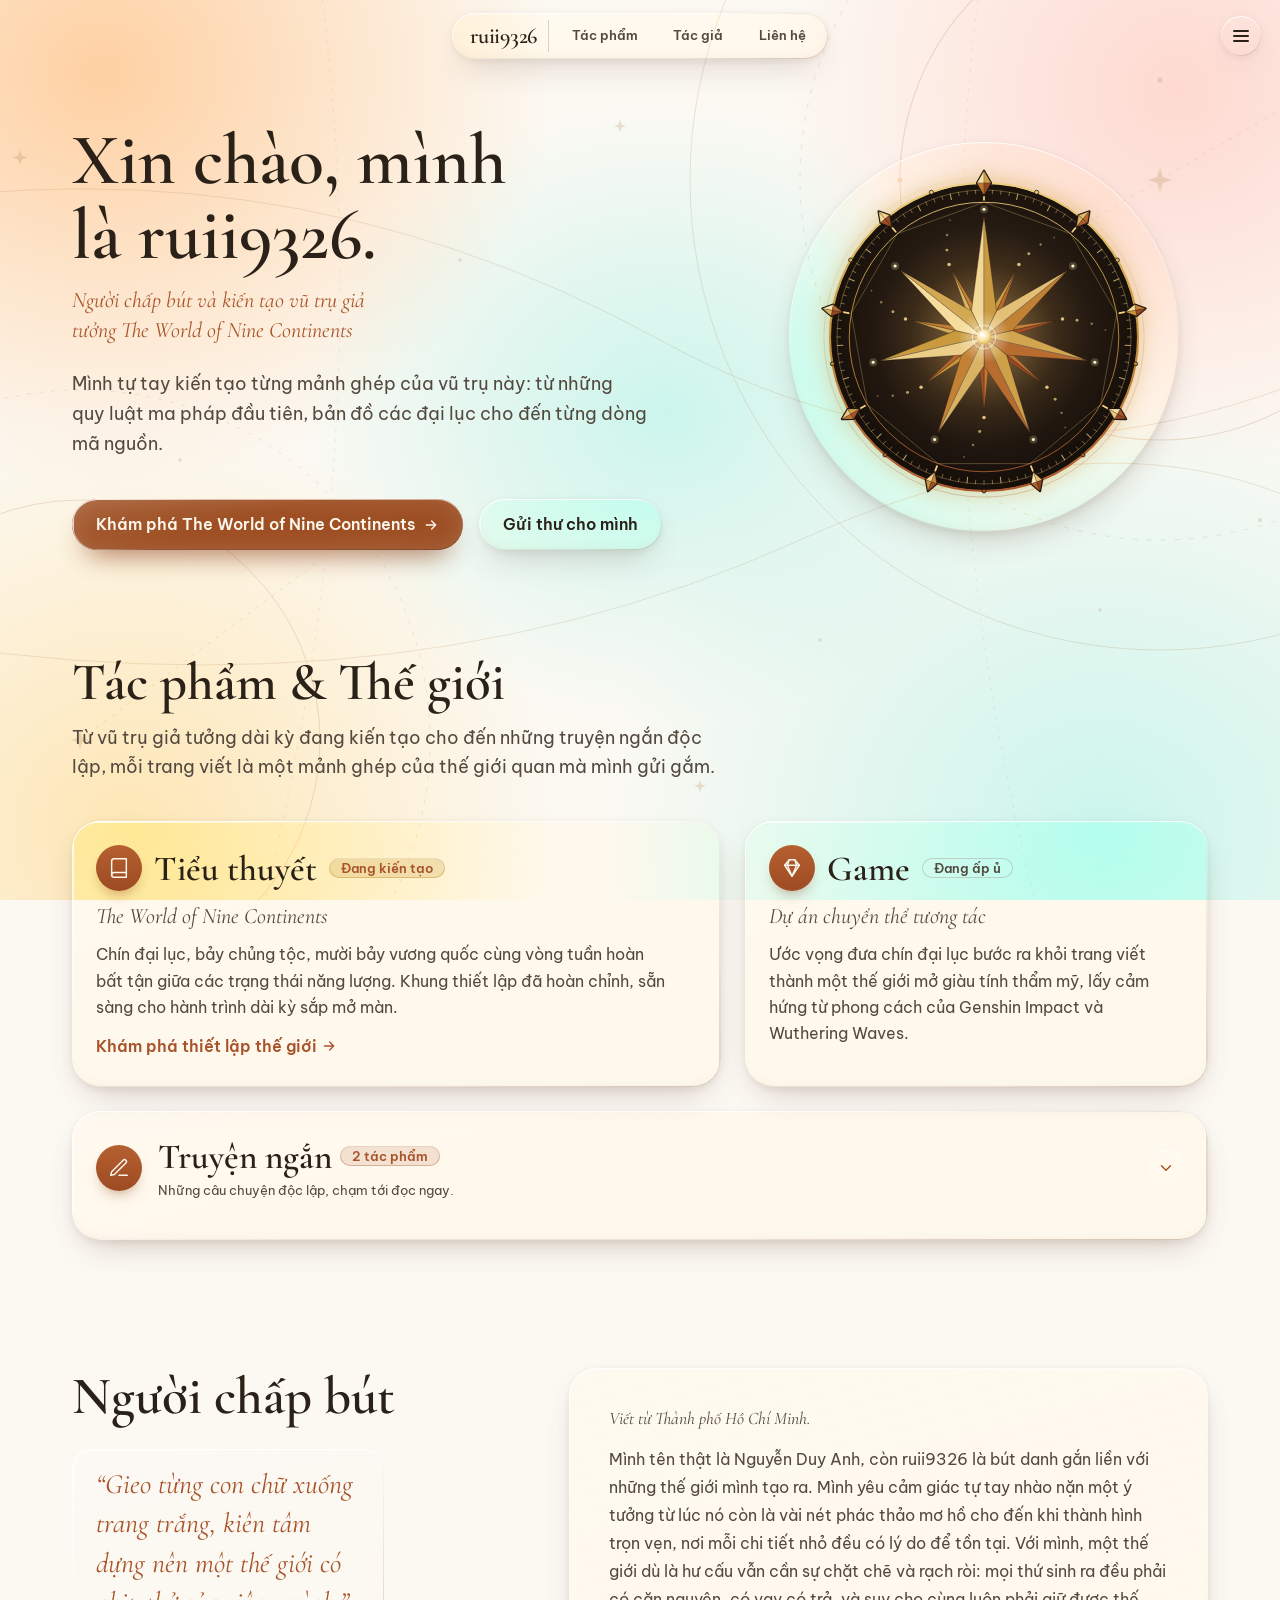
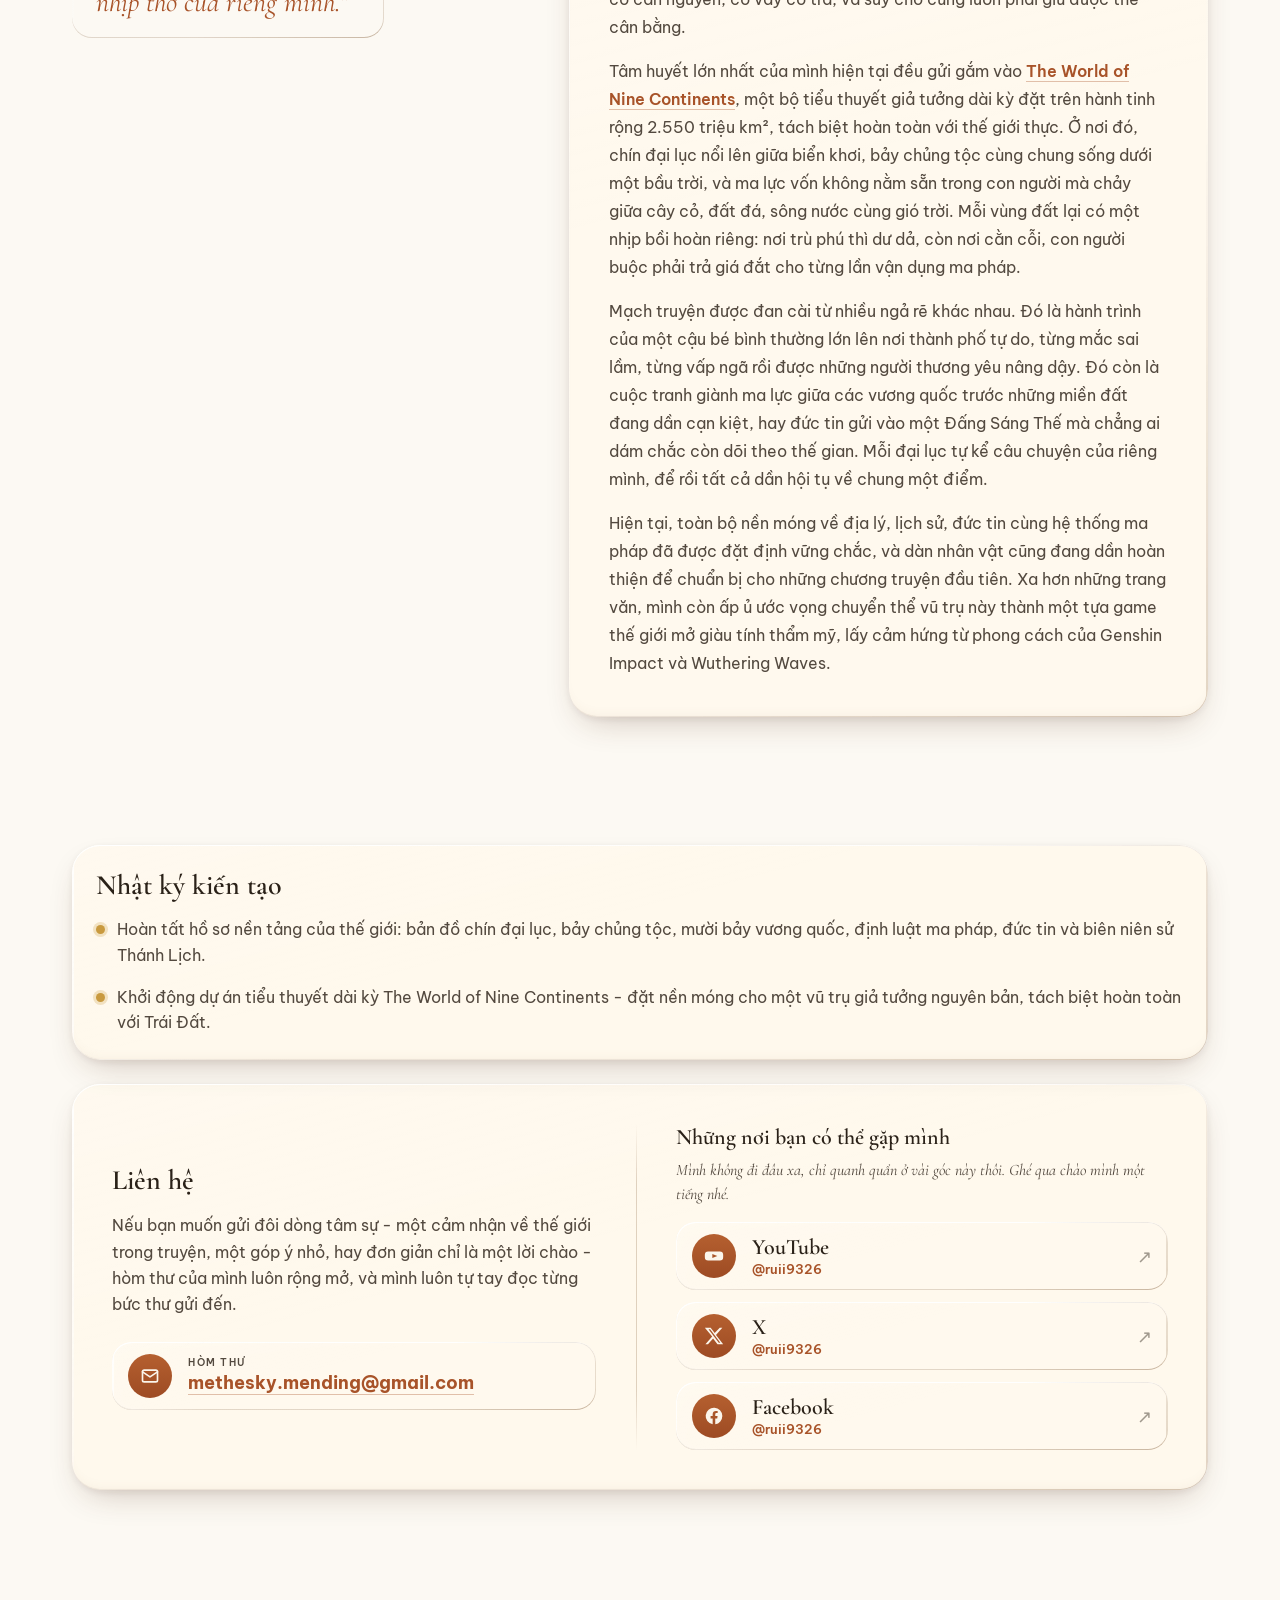
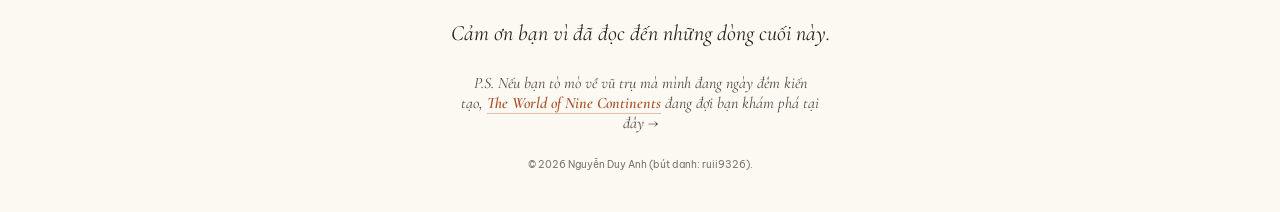
<file: index.html>
<!DOCTYPE html>
<html lang="vi">
<head>
<script>
(function () {
  try {
    var saved = localStorage.getItem('ruii9326-theme');
    var theme = saved === 'dark' || saved === 'light'
      ? saved
      : (window.matchMedia && window.matchMedia('(prefers-color-scheme: dark)').matches ? 'dark' : 'light');
    var canLiquid = /Chrome\/\d+/.test(navigator.userAgent);
    if (canLiquid) document.documentElement.classList.add('lg-can');
    var glass = canLiquid ? (localStorage.getItem('ruii9326-glass') === 'classic' ? 'classic' : 'liquid') : 'classic';
    document.documentElement.setAttribute('data-theme', theme);
    document.documentElement.setAttribute('data-glass-mode', glass);
  } catch (e) {
    document.documentElement.setAttribute('data-glass-mode', 'classic');
  }
})();
</script>
<meta charset="UTF-8">
<meta name="viewport" content="width=device-width, initial-scale=1.0, viewport-fit=cover">
<title>ruii9326 - Tác giả của The World of Nine Continents</title>
<meta name="description" content="ruii9326 (Nguyễn Duy Anh) - người chấp bút và kiến tạo vũ trụ giả tưởng The World of Nine Continents. Tiểu thuyết đang kiến tạo, dự án game đang ấp ủ và thông tin liên hệ.">
<link rel="canonical" href="https://ruii9326.github.io/">
<link rel="icon" href="favicon.ico" sizes="48x48">
<link rel="icon" href="favicon.svg" type="image/svg+xml">
<link rel="apple-touch-icon" href="apple-touch-icon.png">
<meta property="og:type" content="website">
<meta property="og:site_name" content="ruii9326">
<meta property="og:locale" content="vi_VN">
<meta property="og:title" content="ruii9326 - Tác giả của The World of Nine Continents">
<meta property="og:description" content="ruii9326 (Nguyễn Duy Anh) - người chấp bút và kiến tạo vũ trụ giả tưởng The World of Nine Continents. Tiểu thuyết đang kiến tạo, dự án game đang ấp ủ và thông tin liên hệ.">
<meta property="og:url" content="https://ruii9326.github.io/">
<meta property="og:image" content="https://ruii9326.github.io/og-image.png">
<meta property="og:image:width" content="1200">
<meta property="og:image:height" content="630">
<meta name="twitter:card" content="summary_large_image">
<link rel="stylesheet" href="https://fonts.googleapis.com/css2?family=Cormorant+Garamond:ital,wght@0,500;0,600;1,500;1,600&family=Be+Vietnam+Pro:wght@400;500;600;700&display=swap">
<link rel="stylesheet" href="tokens.css">
<link rel="stylesheet" href="style/site.css">
<style>
/* Trang chủ = trang tác giả. Thanh viên thuốc kính → hero (lời chào + quả cầu kính chứa biểu tượng)
 * → tác phẩm → người chấp bút → nhật ký & liên hệ → lời chào cuối thư. */

html, body { overflow-x: clip; }
main { display: block; position: relative; }
.icon-on-accent { stroke: var(--color-icon-on-accent); }

/* ================= HERO ================= */
.hero {
  display: grid;
  grid-template-columns: 7fr 5fr;
  gap: var(--space-2xl);
  align-items: center;
  max-width: 1180px;
  margin: 0 auto;
  padding: var(--space-2xl) var(--page-gutter) var(--space-xl);
}
.hero h1 {
  font-family: var(--font-display);
  font-weight: 600;
  font-size: var(--text-display);
  line-height: 1.05;
  margin: 0 0 var(--space-sm);
  overflow-wrap: anywhere;
  min-width: 0;
}
.hero__role {
  font-family: var(--font-display);
  font-style: italic;
  font-size: var(--text-lg);
  line-height: 1.35;
  color: var(--color-accent);
  max-width: 34ch;
  margin: 0 0 var(--space-lg);
}
.hero__lead {
  font-size: var(--text-md);
  line-height: 1.7;
  color: var(--color-ink-soft);
  max-width: 50ch;
  margin: 0 0 var(--space-xl);
}
.hero__actions { display: flex; flex-wrap: wrap; align-items: center; gap: var(--space-md); }

/* nút chính: kính nhuộm màu gỉ đồng; nút phụ: kính trong */
.btn-primary, .btn-link {
  display: inline-flex;
  align-items: center;
  gap: var(--space-xs);
  padding: 0.95rem 1.5rem;
  border-radius: var(--radius-pill);
  font-weight: 600;
  font-size: var(--text-base);
  line-height: 1.3;
  text-decoration: none;
  -webkit-tap-highlight-color: transparent;
}
.btn-primary {
  color: var(--color-icon-on-accent);
  background-color: var(--glass-tint);
  -webkit-backdrop-filter: blur(var(--glass-blur-sm)) saturate(1.9);
  backdrop-filter: blur(var(--glass-blur-sm)) saturate(1.9);
  box-shadow: 0 16px 28px -14px oklch(40% 0.13 45 / 0.75), inset 0 1px 0 oklch(100% 0 0 / 0.55), inset 0 -1px 0 oklch(25% 0.08 40 / 0.4), inset 0 0 20px oklch(100% 0 0 / 0.14);
}
.btn-primary svg { width: 16px; height: 16px; flex: none; transition: transform var(--dur-spring) var(--spring); }
@media (hover: hover) { .btn-primary:hover svg { transform: translateX(4px); } }
.btn-link { color: var(--color-ink); }
.btn-primary:focus-visible, .btn-link:focus-visible { outline: 2px solid var(--color-focus); outline-offset: 3px; }

/* quả cầu kính chứa biểu tượng: nhấn thì ép lại, thả ra thì nảy */
.hero__figure { margin: 0; }
.emblem {
  display: block;
  width: min(390px, 74vw);
  aspect-ratio: 1;
  margin: 0 auto;
  padding: clamp(12px, 3vw, 20px);
  border-radius: 50%;
  cursor: pointer;
  -webkit-tap-highlight-color: transparent;
  animation: pop-in 1.1s var(--spring) 0.25s backwards;
}
.emblem svg {
  display: block;
  width: 100%;
  height: 100%;
  border-radius: 50%;
  filter: drop-shadow(0 0 12px oklch(71.4% 0.121 81 / 0.5));
  will-change: transform;
  animation: breathe 7s ease-in-out infinite;
}
@keyframes breathe {
  0%, 100% { transform: scale(1); }
  50%      { transform: scale(1.025); }
}
@media (prefers-reduced-motion: reduce) {
  .emblem { animation: reveal .25s ease backwards; }
  .emblem svg { animation: none; filter: drop-shadow(0 0 10px oklch(71.4% 0.121 81 / 0.5)); }
}

/* ================= SECTION CHUNG ================= */
.section {
  padding: var(--space-2xl) var(--page-gutter);
  max-width: 1180px;
  margin: 0 auto;
  scroll-margin-top: var(--nav-offset);
}
.section-head { max-width: 60ch; margin: 0 0 var(--space-xl); }
.section-head h2, .about__head h2 {
  font-family: var(--font-display);
  font-weight: 600;
  font-size: var(--text-display-s);
  line-height: 1.08;
  margin: 0 0 var(--space-sm);
  overflow-wrap: anywhere;
  min-width: 0;
}
.section-head p {
  font-size: var(--text-md);
  line-height: 1.65;
  color: var(--color-ink-soft);
  margin: 0;
  max-width: 56ch;
}

/* ================= TÁC PHẨM ================= */
.work-grid {
  display: grid;
  grid-template-columns: minmax(0, 7fr) minmax(0, 5fr);
  gap: var(--space-lg);
  align-items: stretch;
}
.stories-panel {
  margin-top: var(--space-lg);
  padding: 0;
  overflow: hidden;
}
.stories-panel:hover,
.stories-panel.is-pressed {
  transform: none;
  background-color: var(--glass-fill);
  box-shadow: var(--glass-shadow), var(--glass-inner);
  --rim-o: 0.9;
}
.stories-head {
  position: relative;
  z-index: 2;
  width: 100%;
  display: flex;
  align-items: center;
  justify-content: space-between;
  gap: var(--space-md);
  padding: var(--space-lg);
  border: 0;
  border-radius: var(--radius-card);
  background: transparent;
  color: inherit;
  font: inherit;
  text-align: left;
  cursor: pointer;
  touch-action: manipulation;
  -webkit-tap-highlight-color: transparent;
  transition: background-color var(--dur-short) ease;
}
@media (hover: hover) {
  .stories-head:hover { background-color: var(--glass-fill-hover); }
}
.stories-head:focus-visible { outline: 2px solid var(--color-focus); outline-offset: -3px; }
.stories-head.is-pressed { background-color: var(--glass-fill-hover); }
.stories-head__left {
  display: flex;
  align-items: center;
  gap: var(--space-md);
  min-width: 0;
}
.stories-head__text {
  display: grid;
  gap: 0.2rem;
  min-width: 0;
}
.stories-head__title-row {
  display: flex;
  align-items: center;
  flex-wrap: wrap;
  gap: var(--space-xs);
}
.stories-head__sub {
  margin: 0;
  font-size: var(--text-sm);
  line-height: 1.5;
  color: var(--color-ink-soft);
}
.stories-head__chev {
  flex: none;
  width: 36px;
  height: 36px;
  border-radius: 50%;
  display: grid;
  place-items: center;
  background: var(--glass-fill-lite);
  box-shadow: inset 0 1px 0 var(--glass-rim-hi), inset 0 0 0 1px var(--glass-rim-mid);
  color: var(--color-accent);
  transition: transform var(--dur-spring) var(--spring), background-color var(--dur-short) ease;
}
.stories-head__chev svg {
  width: 18px;
  height: 18px;
}
.stories-head[aria-expanded="true"] .stories-head__chev {
  transform: rotate(180deg);
}

.story-drawer {
  display: grid;
  grid-template-rows: 0fr;
  opacity: 0;
  visibility: hidden;
  transition: grid-template-rows 0.42s var(--ease-out), opacity 0.28s ease, visibility 0s linear 0.42s;
}
.story-drawer.is-open {
  grid-template-rows: 1fr;
  opacity: 1;
  visibility: visible;
  transition: grid-template-rows 0.48s var(--ease-out), opacity 0.32s ease 0.04s, visibility 0s linear 0s;
}
.story-drawer__inner {
  min-height: 0;
  overflow: hidden;
}
.story-list {
  display: grid;
  gap: var(--space-xs);
  padding: 0 var(--space-lg) var(--space-lg);
  border-top: 1px solid var(--glass-rim-lo);
  padding-top: var(--space-md);
}
.story-item {
  display: flex;
  align-items: center;
  justify-content: space-between;
  gap: var(--space-md);
  padding: var(--space-md) var(--space-md);
  border-radius: var(--radius-md);
  text-decoration: none;
  color: inherit;
  background: var(--glass-fill-lite);
  box-shadow: inset 0 1px 0 var(--glass-rim-hi), inset 0 0 0 1px var(--glass-rim-mid);
  touch-action: manipulation;
  -webkit-tap-highlight-color: transparent;
  transition: transform var(--dur-spring) var(--spring), background-color var(--dur-short) ease;
}
@media (hover: hover) {
  .story-item:hover {
    transform: translateX(4px);
    background-color: var(--glass-fill-hover);
  }
  .story-item:hover .story-item__go {
    transform: translateX(4px);
    color: var(--color-accent);
  }
}
.story-item:focus-visible { outline: 2px solid var(--color-focus); outline-offset: 2px; }
.story-item.is-pressed { transform: scale(0.985); transition-duration: var(--dur-press); }
.story-item__body {
  display: grid;
  gap: 0.25rem;
  min-width: 0;
}
.story-item__top {
  display: flex;
  align-items: center;
  flex-wrap: wrap;
  gap: var(--space-xs);
}
.story-item__title {
  margin: 0;
  font-family: var(--font-display);
  font-weight: 600;
  font-size: var(--text-xl);
  line-height: 1.2;
  color: var(--color-ink);
}
.story-item__blurb {
  margin: 0;
  font-size: var(--text-sm);
  line-height: 1.55;
  color: var(--color-ink-soft);
  max-width: 62ch;
}
.story-item__go {
  flex: none;
  width: 18px;
  height: 18px;
  color: var(--color-ink-soft);
  transition: transform var(--dur-spring) var(--spring), color var(--dur-short) ease;
}
.tag-story {
  background: oklch(53.9% 0.124 45 / 0.14);
  box-shadow: inset 0 1px 0 oklch(100% 0 0 / 0.45), inset 0 0 0 1px var(--color-accent-border);
  color: var(--color-accent);
}
@media (max-width: 40rem) {
  .stories-head { padding: var(--space-md); gap: var(--space-sm); }
  .stories-head__left { gap: var(--space-sm); }
  .story-list { padding: var(--space-sm) var(--space-md) var(--space-md); }
  .story-item { padding: var(--space-sm) var(--space-md); }
  .story-item__title { font-size: var(--text-lg); }
}
.split-row {
  display: block;
  height: 100%;
  padding: var(--space-lg);
  border-radius: var(--radius-card);
}
.split-row__body { min-width: 0; }
.split-row__top { display: flex; align-items: center; gap: var(--space-sm); flex-wrap: wrap; margin-bottom: var(--space-sm); }
.split-row__figure {
  display: inline-grid;
  place-items: center;
  flex: none;
  width: 46px;
  height: 46px;
  border-radius: 50%;
  background: var(--icon-circle-bg);
  box-shadow: 0 0 0 1px var(--icon-circle-ring), 0 8px 16px -8px oklch(40% 0.12 45 / 0.6);
}
.split-row__figure svg { width: 22px; height: 22px; }
.split-row__title {
  font-family: var(--font-display);
  font-weight: 600;
  font-size: var(--text-2xl);
  margin: 0;
  overflow-wrap: anywhere;
  min-width: 0;
}
.split-row__tag {
  font-size: var(--text-sm);
  font-weight: 600;
  padding: var(--space-3xs) var(--space-sm);
  border-radius: var(--radius-pill);
  white-space: nowrap;
}
.tag-writing { background: oklch(71.4% 0.121 81 / 0.24); box-shadow: inset 0 1px 0 oklch(100% 0 0 / 0.5), inset 0 0 0 1px var(--color-accent-gold-border); color: var(--color-accent); }
.tag-soon { box-shadow: inset 0 0 0 1px var(--glass-rim-lo); background: var(--glass-fill-lite); color: var(--color-ink-soft); }
.split-row__meta { font-family: var(--font-display); font-style: italic; font-size: var(--text-lg); color: var(--color-ink-soft); margin: 0 0 var(--space-sm); }
.split-row__blurb { font-size: var(--text-base); line-height: 1.65; color: var(--color-ink-soft); margin: 0 0 var(--space-md); max-width: 52ch; }
.split-row__cta { display: inline-flex; align-items: center; gap: var(--space-2xs); font-weight: 600; color: var(--color-accent); }
.split-row__cta svg { width: 16px; height: 16px; transition: transform var(--dur-spring) var(--spring); }

/* thẻ có liên kết: cả thẻ nhô lên khi rê, ép lại khi nhấn, nảy khi thả */
a.split-row__link {
  display: block;
  height: 100%;
  text-decoration: none;
  color: inherit;
  border-radius: var(--radius-card);
  transition: transform var(--dur-spring) var(--spring);
  -webkit-tap-highlight-color: transparent;
}
@media (hover: hover) {
  a.split-row__link:hover { transform: translateY(var(--hover-lift-card)); }
  a.split-row__link:hover .split-row { box-shadow: var(--glass-shadow-hover), var(--glass-inner); background-color: var(--glass-fill-hover); --rim-o: 1; }
  a.split-row__link:hover .split-row__cta svg { transform: translateX(5px); }
}
a.split-row__link:focus-visible { outline: 2px solid var(--color-focus); outline-offset: 4px; }
a.split-row__link:focus-visible .split-row { --rim-o: 1; }
a.split-row__link.is-pressed { transform: scale(var(--press-card)); transition-duration: var(--dur-press); transition-timing-function: var(--ease-out); }
a.split-row__link.is-pressed .split-row { --rim-o: 1; background-color: var(--glass-fill-hover); }
a.split-row__link.is-launch { transform: scale(1.025); }

/* ================= NGƯỜI CHẤP BÚT ================= */
.about {
  display: grid;
  grid-template-columns: minmax(0, 5fr) minmax(0, 7fr);
  gap: var(--space-xl);
  align-items: start;
}
.about__head { position: sticky; top: var(--nav-offset); }
.about__quote {
  margin: var(--space-lg) 0 0;
  padding: var(--space-md) var(--space-lg);
  border-radius: var(--radius-md);
  font-family: var(--font-display);
  font-style: italic;
  font-size: var(--text-xl);
  line-height: 1.4;
  color: var(--color-accent);
  max-width: 26ch;
}
.about__text { padding: var(--space-xl); border-radius: var(--radius-card); background-color: var(--glass-fill-strong); }
.about__dateline { font-family: var(--font-display); font-style: italic; font-size: var(--text-md); color: var(--color-ink-soft); margin: 0 0 var(--space-md); }
.about__text p.about__para { font-size: var(--text-base); line-height: 1.75; color: var(--color-ink-soft); max-width: 60ch; margin: 0 0 var(--space-md); }
.about__text p.about__para:last-child { margin-bottom: 0; }
.about__para a {
  color: var(--color-accent);
  font-weight: 600;
  text-decoration: none;
  border-bottom: 1px solid var(--color-accent-border);
  transition: border-color var(--dur-short) var(--ease-out);
}
.about__para a:hover, .about__para a:focus-visible { border-color: var(--color-accent); }

/* ================= NHẬT KÝ & LIÊN HỆ ================= */
.panel-grid { display: grid; grid-template-columns: minmax(0, 1fr); gap: var(--space-lg); align-items: stretch; scroll-margin-top: var(--nav-offset); }
.now-card { display: flex; flex-direction: column; gap: var(--space-md); }
.now-card__title { font-family: var(--font-display); font-weight: 600; font-size: var(--text-xl); line-height: 1.15; margin: 0; overflow-wrap: anywhere; min-width: 0; }
.now-card__blurb { font-size: var(--text-base); line-height: 1.65; color: var(--color-ink-soft); margin: 0; }
#nhatky, #lienhe { scroll-margin-top: var(--nav-offset); }
.log-list { display: flex; flex-direction: column; gap: var(--space-md); margin: 0; padding: 0; list-style: none; }
.log-item { display: flex; gap: var(--space-sm); align-items: flex-start; }
.log-dot { width: 9px; height: 9px; margin-top: 0.5rem; border-radius: 50%; background: var(--color-accent-gold); box-shadow: 0 0 0 3px oklch(71.4% 0.121 81 / 0.25); flex: none; }
.log-text { font-size: var(--text-base); line-height: 1.6; color: var(--color-ink-soft); }

.now-card--contact { display: grid; grid-template-columns: minmax(0, 1fr) minmax(0, 1.1fr); gap: var(--space-xl); align-items: center; padding: var(--space-xl); }
.contact-letter { display: flex; flex-direction: column; gap: var(--space-md); min-width: 0; }
.contact-row { display: flex; align-items: center; gap: var(--space-md); margin-top: var(--space-xs); padding: var(--space-sm) var(--space-md); border-radius: var(--radius-md); }
.contact-icon { width: 44px; height: 44px; border-radius: 50%; display: grid; place-items: center; background: var(--icon-circle-bg); box-shadow: 0 0 0 1px var(--icon-circle-ring); flex: none; }
.contact-icon svg { width: 20px; height: 20px; }
.contact-mail__text { display: grid; gap: var(--space-3xs); min-width: 0; }
.contact-mail__label { font-size: var(--text-xs); font-weight: 600; letter-spacing: 0.14em; text-transform: uppercase; color: var(--color-ink-soft); }
.contact-email {
  font-weight: 700;
  font-size: var(--text-md);
  color: var(--color-accent);
  text-decoration: none;
  border-bottom: 1px solid var(--color-accent-border);
  overflow-wrap: anywhere;
  min-width: 0;
  justify-self: start;
  transition: border-color var(--dur-short) var(--ease-out);
}
.contact-email:hover, .contact-email:focus-visible { border-color: var(--color-accent); }
.contact-email:focus-visible { outline: 2px solid var(--color-focus); outline-offset: 4px; border-radius: 2px; }

.contact-find { position: relative; display: grid; gap: var(--space-xs); padding-left: var(--space-xl); min-width: 0; }
.contact-find::before {
  content: "";
  position: absolute;
  left: 0; top: 0; bottom: 0;
  width: 1px;
  background: linear-gradient(180deg, transparent, var(--glass-rim-lo) 18%, var(--glass-rim-lo) 82%, transparent);
  pointer-events: none;
}
.contact-find__title { font-family: var(--font-display); font-weight: 600; font-size: var(--text-lg); line-height: 1.2; margin: 0; text-wrap: balance; }
.contact-find__blurb { font-family: var(--font-display); font-style: italic; font-size: var(--text-base); line-height: 1.5; color: var(--color-ink-soft); margin: 0; text-wrap: pretty; }
.contact-find__list { list-style: none; margin: var(--space-xs) 0 0; padding: 0; display: grid; gap: var(--space-sm); }
.haunt {
  display: flex;
  align-items: center;
  gap: var(--space-md);
  padding: var(--space-sm) var(--space-md);
  border-radius: var(--radius-md);
  color: var(--color-ink);
  text-decoration: none;
  -webkit-tap-highlight-color: transparent;
}
.haunt:focus-visible { outline: 2px solid var(--color-focus); outline-offset: 3px; }
.haunt__icon { width: 44px; height: 44px; border-radius: 50%; display: grid; place-items: center; background: var(--icon-circle-bg); box-shadow: 0 0 0 1px var(--icon-circle-ring); flex: none; }
.haunt__icon svg { width: 20px; height: 20px; color: var(--color-icon-on-accent); }
.haunt__text { display: grid; gap: var(--space-3xs); min-width: 0; }
.haunt__name { font-family: var(--font-display); font-weight: 600; font-size: var(--text-lg); line-height: 1.1; }
.haunt__handle { font-size: var(--text-sm); font-weight: 600; color: var(--color-accent); overflow-wrap: anywhere; }
.haunt__go { margin-left: auto; font-size: var(--text-md); color: var(--color-ink-soft); opacity: 0.55; transition: opacity var(--dur-short) var(--ease-out), transform var(--dur-spring) var(--spring), color var(--dur-short) var(--ease-out); }
@media (hover: hover) { .haunt:hover .haunt__go { opacity: 1; color: var(--color-accent); transform: translate(3px, -3px); } }
.haunt:focus-visible .haunt__go { opacity: 1; color: var(--color-accent); }

@media (max-width: 60rem) {
  .now-card--contact { grid-template-columns: minmax(0, 1fr); gap: var(--space-lg); padding: var(--space-lg); align-items: stretch; }
  .contact-find { padding-left: 0; padding-top: var(--space-lg); }
  .contact-find::before { left: 0; right: 0; top: 0; bottom: auto; width: auto; height: 1px; background: linear-gradient(90deg, transparent, var(--glass-rim-lo) 18%, var(--glass-rim-lo) 82%, transparent); }
}

/* ================= LỜI CHÀO CUỐI THƯ ================= */
.foot-letter {
  padding: var(--space-2xl) var(--page-gutter) var(--space-xl);
  max-width: 1180px;
  margin: 0 auto;
  display: grid;
  gap: var(--space-lg);
  text-align: center;
}
.foot-letter__close { font-family: var(--font-display); font-style: italic; font-size: var(--text-lg); line-height: 1.4; margin: 0 auto; max-width: 60ch; }
.foot-letter__sign { font-style: normal; font-weight: 600; }
.letter-ps { font-family: var(--font-display); font-style: italic; font-size: var(--text-base); color: var(--color-ink-soft); max-width: 52ch; margin: 0 auto; }
.letter-ps a { display: inline; color: var(--color-accent); font-weight: 600; text-decoration: none; border-bottom: 1px solid var(--color-accent-border); transition: border-color var(--dur-short) var(--ease-out); }
.letter-ps a:hover, .letter-ps a:focus-visible { border-color: var(--color-accent); }
.foot-letter__copyright { text-align: center; font-size: var(--text-xs); line-height: 1.5; color: var(--color-ink-soft); opacity: 0.75; }

/* ngắt dòng gọn */
.hero h1, .section-head h2, .about__head h2, .now-card__title { text-wrap: balance; }
.hero__lead, .section-head p, .split-row__blurb, .about__para, .now-card__blurb, .log-text, .letter-ps { text-wrap: pretty; }

/* ================= RESPONSIVE ================= */
@media (max-width: 60rem) {
  .hero { grid-template-columns: 1fr; text-align: center; padding-top: var(--space-xl); gap: var(--space-lg); }
  .hero__figure { order: -1; }
  .emblem { width: min(260px, 66vw); }
  .hero__role, .hero__lead { margin-inline: auto; }
  .hero__actions { justify-content: center; }
  .work-grid, .panel-grid { grid-template-columns: 1fr; }
  .about { grid-template-columns: 1fr; gap: var(--space-lg); }
  .about__head { position: static; }
  .about__quote { max-width: 32ch; }
}
@media (max-width: 30rem) {
  .section { padding: var(--space-xl) var(--page-gutter); }
  .section-head { margin-bottom: var(--space-lg); }
  .about__text { padding: var(--space-lg); }
  .contact-row { flex-wrap: nowrap; gap: var(--space-sm); padding: var(--space-sm); }
  .contact-email { font-size: var(--text-sm); overflow-wrap: anywhere; }
  .btn-primary, .btn-link { padding: .85rem 1.25rem; }
}
</style>
</head>
<body>

  <div class="settings-menu" id="settingsMenu">
    <button class="menu-toggle" type="button" id="settingsMenuToggle" aria-haspopup="true" aria-expanded="false" aria-controls="settingsPopover" aria-label="Cài đặt" data-aria-vi="Cài đặt" data-aria-en="Settings">
      <span class="menu-toggle-bars" aria-hidden="true"><span></span><span></span><span></span></span>
    </button>
    <div class="settings-popover" id="settingsPopover" role="menu">
      <div class="settings-group">
        <p class="settings-group-label" data-i18n data-vi="Ngôn ngữ" data-en="Language">Ngôn ngữ</p>
        <div class="language-switcher" id="languageSwitcher" role="group" aria-label="Ngôn ngữ / Language">
          <button class="lang-btn active" type="button" data-lang="vi" aria-pressed="true">VI</button>
          <button class="lang-btn" type="button" data-lang="en" aria-pressed="false">EN</button>
        </div>
      </div>
      <div class="settings-divider" role="separator"></div>
      <div class="settings-group">
        <p class="settings-group-label" data-i18n data-vi="Giao diện" data-en="Theme">Giao diện</p>
        <div class="theme-switcher" id="themeSwitcher" role="group" aria-label="Giao diện sáng / tối" data-aria-vi="Giao diện sáng / tối" data-aria-en="Light / dark theme">
          <button class="theme-btn active" type="button" data-theme-choice="light" aria-pressed="true">
            <svg viewBox="0 0 24 24" fill="none" stroke="currentColor" stroke-width="2" stroke-linecap="round" stroke-linejoin="round" aria-hidden="true"><circle cx="12" cy="12" r="4"/><path d="M12 2v2M12 20v2M4.93 4.93l1.41 1.41M17.66 17.66l1.41 1.41M2 12h2M20 12h2M4.93 19.07l1.41-1.41M17.66 6.34l1.41-1.41"/></svg>
            <span data-i18n data-vi="Sáng" data-en="Light">Sáng</span>
          </button>
          <button class="theme-btn" type="button" data-theme-choice="dark" aria-pressed="false">
            <svg viewBox="0 0 24 24" fill="none" stroke="currentColor" stroke-width="2" stroke-linecap="round" stroke-linejoin="round" aria-hidden="true"><path d="M21 12.79A9 9 0 1 1 11.21 3 7 7 0 0 0 21 12.79Z"/></svg>
            <span data-i18n data-vi="Tối" data-en="Dark">Tối</span>
          </button>
        </div>
      </div>
<div class="settings-divider glass-opt" role="separator"></div>
<div class="settings-group glass-opt">
<p class="settings-group-label" data-i18n data-vi="Hiệu ứng kính" data-en="Glass effect">Hiệu ứng kính</p>
<div class="glass-switcher" id="glassSwitcher" role="group" aria-label="Hiệu ứng kính" data-aria-vi="Hiệu ứng kính" data-aria-en="Glass effect">
<span class="lg-thumb" aria-hidden="true"></span>
<button class="glass-btn active" type="button" data-glass-choice="liquid" aria-pressed="true">
<svg viewBox="0 0 24 24" fill="none" stroke="currentColor" stroke-width="2" stroke-linecap="round" stroke-linejoin="round" aria-hidden="true"><path d="M12 2.5s6 6.2 6 10.5a6 6 0 0 1-12 0C6 8.7 12 2.5 12 2.5Z"/></svg>
<span data-i18n data-vi="Liquid" data-en="Liquid">Liquid</span>
</button>
<button class="glass-btn" type="button" data-glass-choice="classic" aria-pressed="false">
<svg viewBox="0 0 24 24" fill="none" stroke="currentColor" stroke-width="2" stroke-linecap="round" stroke-linejoin="round" aria-hidden="true"><rect x="4" y="4" width="16" height="16" rx="4"/></svg>
<span data-i18n data-vi="Cổ điển" data-en="Classic">Cổ điển</span>
</button>
</div>
</div>
    </div>
  </div>

<main id="main">

  <header class="mast">
    <div class="mast-pill">
      <p class="mast-name">ruii9326</p>
      <nav class="mast-nav" aria-label="Điều hướng trang" data-aria-vi="Điều hướng trang" data-aria-en="Page navigation">
        <a href="#tacpham" data-i18n data-vi="Tác phẩm" data-en="Works">Tác phẩm</a>
        <a href="#tacgia" data-i18n data-vi="Tác giả" data-en="Author">Tác giả</a>
        <a href="#lienhe" data-i18n data-vi="Liên hệ" data-en="Contact">Liên hệ</a>
      </nav>
    </div>
  </header>

  <section class="hero" aria-labelledby="pageTitle">
    <div class="hero__body reveal" style="--i:0">
      <h1 id="pageTitle" data-i18n data-vi="Xin chào, mình là ruii9326." data-en="Hello, I&#x27;m ruii9326.">Xin chào, mình là ruii9326.</h1>
      <p class="hero__role" data-i18n data-vi="Người chấp bút và kiến tạo vũ trụ giả tưởng The World of Nine Continents" data-en="Author and architect of the fantasy universe The World of Nine Continents">Người chấp bút và kiến tạo vũ trụ giả tưởng The World of Nine Continents</p>
      <p class="hero__lead" data-i18n data-vi="Mình tự tay kiến tạo từng mảnh ghép của vũ trụ này: từ những quy luật ma pháp đầu tiên, bản đồ các đại lục cho đến từng dòng mã nguồn." data-en="I craft every piece of this universe by hand: from its first laws of magic and the maps of its continents to every line of code.">Mình tự tay kiến tạo từng mảnh ghép của vũ trụ này: từ những quy luật ma pháp đầu tiên, bản đồ các đại lục cho đến từng dòng mã nguồn.</p>
      <div class="hero__actions">
        <a class="btn-primary" href="https://ruii9326.github.io/theworldofninecontinents/">
          <span data-i18n data-vi="Khám phá The World of Nine Continents" data-en="Explore The World of Nine Continents">Khám phá The World of Nine Continents</span>
          <svg viewBox="0 0 24 24" fill="none" stroke="currentColor" stroke-width="2" stroke-linecap="round" stroke-linejoin="round" aria-hidden="true"><path d="M5 12h14M13 6l6 6-6 6"/></svg>
        </a>
        <a class="btn-link" href="#lienhe" data-i18n data-vi="Gửi thư cho mình" data-en="Write to me">Gửi thư cho mình</a>
      </div>
    </div>
    <figure class="hero__figure">
      <div class="emblem">
        <svg viewBox="0 0 400 400" xmlns="http://www.w3.org/2000/svg" role="img" aria-label="Biểu tượng ruii9326 - The World of Nine Continents">
<defs>
<linearGradient id="ncRim" gradientUnits="userSpaceOnUse" x1="200" y1="14" x2="200" y2="386"><stop offset="0" stop-color="#F3D488"/><stop offset=".42" stop-color="#C99A3E"/><stop offset="1" stop-color="#A8532A"/></linearGradient>
<radialGradient id="ncPlate" gradientUnits="userSpaceOnUse" cx="200" cy="188" r="178"><stop offset="0" stop-color="#4A3220"/><stop offset=".55" stop-color="#2A1E14"/><stop offset="1" stop-color="#160F0A"/></radialGradient>
<radialGradient id="ncGlow" gradientUnits="userSpaceOnUse" cx="200" cy="200" r="124"><stop offset="0" stop-color="#FFF0C4" stop-opacity=".62"/><stop offset=".3" stop-color="#E4C077" stop-opacity=".3"/><stop offset=".68" stop-color="#C99A3E" stop-opacity=".08"/><stop offset="1" stop-color="#C99A3E" stop-opacity="0"/></radialGradient>
<radialGradient id="ncOrb" cx=".4" cy=".36" r=".72"><stop offset="0" stop-color="#FFFFFF"/><stop offset=".5" stop-color="#FBE7A9"/><stop offset="1" stop-color="#D8A94A"/></radialGradient>
<radialGradient id="ncHalo"><stop offset="0" stop-color="#FFF6DE" stop-opacity=".85"/><stop offset="1" stop-color="#FFF6DE" stop-opacity="0"/></radialGradient>
</defs>
<circle cx="200" cy="200" r="175.5" fill="url(#ncPlate)"/>
<circle cx="200" cy="200" r="124" fill="url(#ncGlow)"/>
<circle cx="200" cy="200" r="154" fill="none" stroke="url(#ncRim)" stroke-width="1.1" opacity=".9"/>
<polygon points="200,46 299,82 351.7,173.3 333.4,277 252.7,344.7 147.3,344.7 66.6,277 48.3,173.3 101,82" fill="none" stroke="#E4C077" stroke-width=".7" stroke-opacity=".5" stroke-linejoin="round"/>
<circle cx="200" cy="200" r="168" fill="none" stroke="#E4C077" stroke-width=".7" opacity=".55"/>
<g fill="none" stroke="#E4C077" stroke-linecap="round">
<path d="M209.8,32.3 L209.5,36.3 M219.5,33.1 L219,37.1 M229.2,34.6 L228.5,38.5 M248.2,39.1 L247,42.9 M257.5,42.1 L256.1,45.9 M266.5,45.7 L265,49.4 M284,54.5 L282,58 M292.3,59.6 L290.1,63 M300.3,65.2 L297.9,68.5 M315.3,77.8 L312.5,80.7 M322.2,84.7 L319.3,87.5 M328.7,92 L325.6,94.6 M340.4,107.7 L337,109.9 M345.5,116 L342,118 M350.1,124.6 L346.6,126.4 M357.9,142.5 L354.1,143.9 M360.9,151.8 L357.1,153 M363.5,161.3 L359.6,162.2 M366.9,180.5 L362.9,181 M367.7,190.2 L363.7,190.5 M368,200 L364,200 M366.9,219.5 L362.9,219 M365.4,229.2 L361.5,228.5 M363.5,238.7 L359.6,237.8 M357.9,257.5 L354.1,256.1 M354.3,266.5 L350.6,265 M350.1,275.4 L346.6,273.6 M340.4,292.3 L337,290.1 M334.8,300.3 L331.5,297.9 M328.7,308 L325.6,305.4 M315.3,322.2 L312.5,319.3 M308,328.7 L305.4,325.6 M300.3,334.8 L297.9,331.5 M284,345.5 L282,342 M275.4,350.1 L273.6,346.6 M266.5,354.3 L265,350.6 M248.2,360.9 L247,357.1 M238.7,363.5 L237.8,359.6 M229.2,365.4 L228.5,361.5 M209.8,367.7 L209.5,363.7 M200,368 L200,364 M190.2,367.7 L190.5,363.7 M170.8,365.4 L171.5,361.5 M161.3,363.5 L162.2,359.6 M151.8,360.9 L153,357.1 M133.5,354.3 L135,350.6 M124.6,350.1 L126.4,346.6 M116,345.5 L118,342 M99.7,334.8 L102.1,331.5 M92,328.7 L94.6,325.6 M84.7,322.2 L87.5,319.3 M71.3,308 L74.4,305.4 M65.2,300.3 L68.5,297.9 M59.6,292.3 L63,290.1 M49.9,275.4 L53.4,273.6 M45.7,266.5 L49.4,265 M42.1,257.5 L45.9,256.1 M36.5,238.7 L40.4,237.8 M34.6,229.2 L38.5,228.5 M33.1,219.5 L37.1,219 M32,200 L36,200 M32.3,190.2 L36.3,190.5 M33.1,180.5 L37.1,181 M36.5,161.3 L40.4,162.2 M39.1,151.8 L42.9,153 M42.1,142.5 L45.9,143.9 M49.9,124.6 L53.4,126.4 M54.5,116 L58,118 M59.6,107.7 L63,109.9 M71.3,92 L74.4,94.6 M77.8,84.7 L80.7,87.5 M84.7,77.8 L87.5,80.7 M99.7,65.2 L102.1,68.5 M107.7,59.6 L109.9,63 M116,54.5 L118,58 M133.5,45.7 L135,49.4 M142.5,42.1 L143.9,45.9 M151.8,39.1 L153,42.9 M170.8,34.6 L171.5,38.5 M180.5,33.1 L181,37.1 M190.2,32.3 L190.5,36.3" stroke-width="1" opacity=".55"/>
<path d="M238.7,36.5 L237.2,42.9 M275.4,49.9 L272.5,55.7 M334.8,99.7 L329.5,103.6 M354.3,133.5 L348.3,136 M367.7,209.8 L361.2,209.4 M360.9,248.2 L354.7,246.3 M322.2,315.3 L317.5,310.8 M292.3,340.4 L288.7,334.9 M219.5,366.9 L218.7,360.4 M180.5,366.9 L181.3,360.4 M107.7,340.4 L111.3,334.9 M77.8,315.3 L82.5,310.8 M39.1,248.2 L45.3,246.3 M32.3,209.8 L38.8,209.4 M45.7,133.5 L51.7,136 M65.2,99.7 L70.5,103.6 M124.6,49.9 L127.5,55.7 M161.3,36.5 L162.8,42.9" stroke-width="1.2" opacity=".8"/>
<path d="M200,32 L200,43 M308,71.3 L300.9,79.7 M365.4,170.8 L354.6,172.7 M345.5,284 L336,278.5 M257.5,357.9 L253.7,347.5 M142.5,357.9 L146.3,347.5 M54.5,284 L64,278.5 M34.6,170.8 L45.4,172.7 M92,71.3 L99.1,79.7" stroke="#F3D488" stroke-width="2"/>
</g>
<g fill="#F3D488"><circle cx="239.9" cy="117.1" r="2.0" opacity="0.9"/><circle cx="251.2" cy="104.9" r="1.7" opacity="0.7"/><circle cx="264.8" cy="94.3" r="1.4" opacity="0.5"/><circle cx="280.2" cy="86.4" r="1.1" opacity="0.35"/><circle cx="289.7" cy="179.5" r="2.0" opacity="0.9"/><circle cx="306.3" cy="180.8" r="1.7" opacity="0.7"/><circle cx="323.1" cy="184.8" r="1.4" opacity="0.5"/><circle cx="338.8" cy="191.9" r="1.1" opacity="0.35"/><circle cx="271.9" cy="257.4" r="2.0" opacity="0.9"/><circle cx="281.3" cy="271.1" r="1.7" opacity="0.7"/><circle cx="288.6" cy="286.7" r="1.4" opacity="0.5"/><circle cx="292.9" cy="303.4" r="1.1" opacity="0.35"/><circle cx="200" cy="292" r="2.0" opacity="0.9"/><circle cx="195.1" cy="307.9" r="1.7" opacity="0.7"/><circle cx="187.5" cy="323.4" r="1.4" opacity="0.5"/><circle cx="177.1" cy="337.1" r="1.1" opacity="0.35"/><circle cx="128.1" cy="257.4" r="2.0" opacity="0.9"/><circle cx="112.6" cy="263.4" r="1.7" opacity="0.7"/><circle cx="95.7" cy="267.1" r="1.4" opacity="0.5"/><circle cx="78.5" cy="267.5" r="1.1" opacity="0.35"/><circle cx="110.3" cy="179.5" r="2.0" opacity="0.9"/><circle cx="95.9" cy="171.2" r="1.7" opacity="0.7"/><circle cx="82.5" cy="160.3" r="1.4" opacity="0.5"/><circle cx="71.4" cy="147.1" r="1.1" opacity="0.35"/><circle cx="160.1" cy="117.1" r="2.0" opacity="0.9"/><circle cx="157.6" cy="100.7" r="1.7" opacity="0.7"/><circle cx="157.8" cy="83.4" r="1.4" opacity="0.5"/><circle cx="161.2" cy="66.5" r="1.1" opacity="0.35"/></g>
<g stroke="#2A1A0E" stroke-opacity=".55" stroke-width=".6" stroke-linejoin="round"><path d="M200,200 L205.3,174.5 L236.4,124.3 Z" fill="#CC9E44"/><path d="M200,200 L236.4,124.3 L216.6,180 Z" fill="#B76B30"/><path d="M200,200 L223.2,188.3 L281.9,181.3 Z" fill="#C28136"/><path d="M200,200 L281.9,181.3 L226,200.5 Z" fill="#A35029"/><path d="M200,200 L223.6,210.8 L265.7,252.4 Z" fill="#BA7131"/><path d="M200,200 L265.7,252.4 L215.8,220.6 Z" fill="#944825"/><path d="M200,200 L206.3,225.2 L200,284 Z" fill="#BF7933"/><path d="M200,200 L200,284 L193.7,225.2 Z" fill="#A04F28"/><path d="M200,200 L184.2,220.6 L134.3,252.4 Z" fill="#C7933B"/><path d="M200,200 L134.3,252.4 L176.4,210.8 Z" fill="#B5672F"/><path d="M200,200 L174,200.5 L118.1,181.3 Z" fill="#D7AE5C"/><path d="M200,200 L118.1,181.3 L176.8,188.3 Z" fill="#C17F35"/><path d="M200,200 L183.4,180 L163.6,124.3 Z" fill="#DBB465"/><path d="M200,200 L163.6,124.3 L194.7,174.5 Z" fill="#C28135"/></g>
<g stroke="#2A1A0E" stroke-opacity=".6" stroke-width=".7" stroke-linejoin="round"><path d="M200,200 L185.7,170.3 L200,62 Z" fill="#F2D795"/><path d="M200,200 L200,62 L214.3,170.3 Z" fill="#CA9B40"/><path d="M200,200 L214.3,170.3 L295.4,123.9 Z" fill="#E4BF76"/><path d="M200,200 L295.4,123.9 L232.2,192.7 Z" fill="#C28236"/><path d="M200,200 L232.2,192.7 L318.9,227.1 Z" fill="#D2A650"/><path d="M200,200 L318.9,227.1 L225.8,220.6 Z" fill="#B86C30"/><path d="M200,200 L225.8,220.6 L252.9,309.9 Z" fill="#CEA048"/><path d="M200,200 L252.9,309.9 L200,233 Z" fill="#B76C30"/><path d="M200,200 L200,233 L147.1,309.9 Z" fill="#DAB263"/><path d="M200,200 L147.1,309.9 L174.2,220.6 Z" fill="#C28135"/><path d="M200,200 L174.2,220.6 L81.1,227.1 Z" fill="#ECCE89"/><path d="M200,200 L81.1,227.1 L167.8,192.7 Z" fill="#C99A3E"/><path d="M200,200 L167.8,192.7 L104.6,123.9 Z" fill="#F6DD9D"/><path d="M200,200 L104.6,123.9 L185.7,170.3 Z" fill="#D3A852"/></g>
<path d="M200,184 L200,69 M212.5,190 L289.9,128.3 M215.6,203.6 L312.1,225.6 M206.9,214.4 L249.9,303.6 M193.1,214.4 L150.1,303.6 M184.4,203.6 L87.9,225.6 M187.5,190 L110.1,128.3" fill="none" stroke="#FFF6DE" stroke-width=".6" stroke-opacity=".38" stroke-linecap="round"/>
<g fill="#F3D488"><circle cx="200" cy="54" r="4.6" opacity=".22"/><circle cx="200" cy="54" r="1.8" fill="#FFF6DE"/><circle cx="301.6" cy="118.9" r="4.6" opacity=".22"/><circle cx="301.6" cy="118.9" r="1.8" fill="#FFF6DE"/><circle cx="326.7" cy="228.9" r="4.6" opacity=".22"/><circle cx="326.7" cy="228.9" r="1.8" fill="#FFF6DE"/><circle cx="256.4" cy="317.1" r="4.6" opacity=".22"/><circle cx="256.4" cy="317.1" r="1.8" fill="#FFF6DE"/><circle cx="143.6" cy="317.1" r="4.6" opacity=".22"/><circle cx="143.6" cy="317.1" r="1.8" fill="#FFF6DE"/><circle cx="73.3" cy="228.9" r="4.6" opacity=".22"/><circle cx="73.3" cy="228.9" r="1.8" fill="#FFF6DE"/><circle cx="98.4" cy="118.9" r="4.6" opacity=".22"/><circle cx="98.4" cy="118.9" r="1.8" fill="#FFF6DE"/></g>
<circle cx="200" cy="200" r="30" fill="url(#ncHalo)" opacity=".8"/>
<circle cx="200" cy="200" r="13.5" fill="none" stroke="#FFF6DE" stroke-width=".9" opacity=".85"/>
<circle cx="200" cy="200" r="8.4" fill="url(#ncOrb)"/>
<circle cx="197.4" cy="197" r="2.2" fill="#FFFFFF" opacity=".9"/>
<circle cx="200" cy="200" r="176" fill="none" stroke="url(#ncRim)" stroke-width="2.4"/>
<circle cx="200" cy="200" r="183" fill="none" stroke="url(#ncRim)" stroke-width=".7" opacity=".45"/>
<circle cx="260.2" cy="34.6" r="2.3" fill="url(#ncRim)" stroke="#1F150D" stroke-width=".9"/><circle cx="352.4" cy="112" r="2.3" fill="url(#ncRim)" stroke="#1F150D" stroke-width=".9"/><circle cx="373.3" cy="230.6" r="2.3" fill="url(#ncRim)" stroke="#1F150D" stroke-width=".9"/><circle cx="313.1" cy="334.8" r="2.3" fill="url(#ncRim)" stroke="#1F150D" stroke-width=".9"/><circle cx="200" cy="376" r="2.3" fill="url(#ncRim)" stroke="#1F150D" stroke-width=".9"/><circle cx="86.9" cy="334.8" r="2.3" fill="url(#ncRim)" stroke="#1F150D" stroke-width=".9"/><circle cx="26.7" cy="230.6" r="2.3" fill="url(#ncRim)" stroke="#1F150D" stroke-width=".9"/><circle cx="47.6" cy="112" r="2.3" fill="url(#ncRim)" stroke="#1F150D" stroke-width=".9"/><circle cx="139.8" cy="34.6" r="2.3" fill="url(#ncRim)" stroke="#1F150D" stroke-width=".9"/><path d="M200,10 L208,24 L200,38 L192,24 Z" fill="#1F150D" stroke="#1F150D" stroke-width="2.6" stroke-linejoin="round"/><g stroke="#2A1A0E" stroke-opacity=".5" stroke-width=".5" stroke-linejoin="round"><path d="M200,10 L192,24 L200,24 Z" fill="#F7E0A4"/><path d="M200,10 L208,24 L200,24 Z" fill="#CFA24A"/><path d="M200,38 L192,24 L200,24 Z" fill="#BF7832"/><path d="M200,38 L208,24 L200,24 Z" fill="#924724"/></g><path d="M320.5,56.4 L318.2,69.4 L305.7,74 L308.1,60.9 Z" fill="#1F150D" stroke="#1F150D" stroke-width="2.6" stroke-linejoin="round"/><g stroke="#2A1A0E" stroke-opacity=".5" stroke-width=".5" stroke-linejoin="round"><path d="M320.5,56.4 L308.1,60.9 L313.1,65.2 Z" fill="#E3BE75"/><path d="M320.5,56.4 L318.2,69.4 L313.1,65.2 Z" fill="#B76B2F"/><path d="M305.7,74 L308.1,60.9 L313.1,65.2 Z" fill="#D9B060"/><path d="M305.7,74 L318.2,69.4 L313.1,65.2 Z" fill="#AF5E2D"/></g><path d="M384.7,167.4 L374.5,175.9 L362,171.4 L372.2,162.9 Z" fill="#1F150D" stroke="#1F150D" stroke-width="2.6" stroke-linejoin="round"/><g stroke="#2A1A0E" stroke-opacity=".5" stroke-width=".5" stroke-linejoin="round"><path d="M384.7,167.4 L372.2,162.9 L373.3,169.4 Z" fill="#C38537"/><path d="M384.7,167.4 L374.5,175.9 L373.3,169.4 Z" fill="#974A25"/><path d="M362,171.4 L372.2,162.9 L373.3,169.4 Z" fill="#F4DB9A"/><path d="M362,171.4 L374.5,175.9 L373.3,169.4 Z" fill="#C7933C"/></g><path d="M362.4,293.8 L349.1,293.7 L342.5,282.2 L355.7,282.3 Z" fill="#1F150D" stroke="#1F150D" stroke-width="2.6" stroke-linejoin="round"/><g stroke="#2A1A0E" stroke-opacity=".5" stroke-width=".5" stroke-linejoin="round"><path d="M362.4,293.8 L355.7,282.3 L352.4,288 Z" fill="#A8532A"/><path d="M362.4,293.8 L349.1,293.7 L352.4,288 Z" fill="#924724"/><path d="M342.5,282.2 L355.7,282.3 L352.4,288 Z" fill="#F7E1A5"/><path d="M342.5,282.2 L349.1,293.7 L352.4,288 Z" fill="#EACA84"/></g><path d="M264.1,376.2 L254,367.6 L256.3,354.6 L266.4,363.1 Z" fill="#1F150D" stroke="#1F150D" stroke-width="2.6" stroke-linejoin="round"/><g stroke="#2A1A0E" stroke-opacity=".5" stroke-width=".5" stroke-linejoin="round"><path d="M264.1,376.2 L266.4,363.1 L260.2,365.4 Z" fill="#904623"/><path d="M264.1,376.2 L254,367.6 L260.2,365.4 Z" fill="#AF5E2C"/><path d="M256.3,354.6 L266.4,363.1 L260.2,365.4 Z" fill="#E3BF75"/><path d="M256.3,354.6 L254,367.6 L260.2,365.4 Z" fill="#F8E4AD"/></g><path d="M135.9,376.2 L133.6,363.1 L143.7,354.6 L146,367.6 Z" fill="#1F150D" stroke="#1F150D" stroke-width="2.6" stroke-linejoin="round"/><g stroke="#2A1A0E" stroke-opacity=".5" stroke-width=".5" stroke-linejoin="round"><path d="M135.9,376.2 L146,367.6 L139.8,365.4 Z" fill="#9F4E27"/><path d="M135.9,376.2 L133.6,363.1 L139.8,365.4 Z" fill="#C7933C"/><path d="M143.7,354.6 L146,367.6 L139.8,365.4 Z" fill="#C38637"/><path d="M143.7,354.6 L133.6,363.1 L139.8,365.4 Z" fill="#F0D490"/></g><path d="M37.6,293.8 L44.3,282.3 L57.5,282.2 L50.9,293.7 Z" fill="#1F150D" stroke="#1F150D" stroke-width="2.6" stroke-linejoin="round"/><g stroke="#2A1A0E" stroke-opacity=".5" stroke-width=".5" stroke-linejoin="round"><path d="M37.6,293.8 L50.9,293.7 L47.6,288 Z" fill="#BF7833"/><path d="M37.6,293.8 L44.3,282.3 L47.6,288 Z" fill="#EACA84"/><path d="M57.5,282.2 L50.9,293.7 L47.6,288 Z" fill="#A8532A"/><path d="M57.5,282.2 L44.3,282.3 L47.6,288 Z" fill="#CEA149"/></g><path d="M15.3,167.4 L27.8,162.9 L38,171.4 L25.5,175.9 Z" fill="#1F150D" stroke="#1F150D" stroke-width="2.6" stroke-linejoin="round"/><g stroke="#2A1A0E" stroke-opacity=".5" stroke-width=".5" stroke-linejoin="round"><path d="M15.3,167.4 L25.5,175.9 L26.7,169.4 Z" fill="#D9B160"/><path d="M15.3,167.4 L27.8,162.9 L26.7,169.4 Z" fill="#F8E4AD"/><path d="M38,171.4 L25.5,175.9 L26.7,169.4 Z" fill="#904623"/><path d="M38,171.4 L27.8,162.9 L26.7,169.4 Z" fill="#B66A2F"/></g><path d="M79.5,56.4 L91.9,60.9 L94.3,74 L81.8,69.4 Z" fill="#1F150D" stroke="#1F150D" stroke-width="2.6" stroke-linejoin="round"/><g stroke="#2A1A0E" stroke-opacity=".5" stroke-width=".5" stroke-linejoin="round"><path d="M79.5,56.4 L81.8,69.4 L86.9,65.2 Z" fill="#F4DB9A"/><path d="M79.5,56.4 L91.9,60.9 L86.9,65.2 Z" fill="#F0D491"/><path d="M94.3,74 L81.8,69.4 L86.9,65.2 Z" fill="#9E4E27"/><path d="M94.3,74 L91.9,60.9 L86.9,65.2 Z" fill="#974A25"/></g>
</svg>
      </div>
    </figure>
  </section>

  <section class="section" id="tacpham" aria-labelledby="worksHeading">
    <div class="section-head">
      <h2 id="worksHeading" data-i18n data-vi="Tác phẩm &amp; Thế giới" data-en="Works &amp; Worlds">Tác phẩm &amp; Thế giới</h2>
      <p data-i18n data-vi="Từ vũ trụ giả tưởng dài kỳ đang kiến tạo cho đến những truyện ngắn độc lập, mỗi trang viết là một mảnh ghép của thế giới quan mà mình gửi gắm." data-en="From an ongoing long-form fantasy universe to standalone short stories, each piece reflects a corner of the worlds I build.">Từ vũ trụ giả tưởng dài kỳ đang kiến tạo cho đến những truyện ngắn độc lập, mỗi trang viết là một mảnh ghép của thế giới quan mà mình gửi gắm.</p>
    </div>

    <div class="work-grid">
      <a class="split-row__link" href="https://ruii9326.github.io/theworldofninecontinents/">
        <div class="split-row">
          <div class="split-row__body">
            <div class="split-row__top">
              <span class="split-row__figure" aria-hidden="true">
                <svg class="icon-on-accent" viewBox="0 0 24 24" fill="none" stroke-width="1.6" stroke-linecap="round" stroke-linejoin="round"><path d="M4 19.5A2.5 2.5 0 0 1 6.5 17H20"/><path d="M6.5 2H20v20H6.5A2.5 2.5 0 0 1 4 19.5v-15A2.5 2.5 0 0 1 6.5 2z"/></svg>
              </span>
              <h3 class="split-row__title" data-i18n data-vi="Tiểu thuyết" data-en="The Novel">Tiểu thuyết</h3>
              <span class="split-row__tag tag-writing" data-i18n data-vi="Đang kiến tạo" data-en="In development">Đang kiến tạo</span>
            </div>
            <p class="split-row__meta">The World of Nine Continents</p>
            <p class="split-row__blurb" data-i18n data-vi="Chín đại lục, bảy chủng tộc, mười bảy vương quốc cùng vòng tuần hoàn bất tận giữa các trạng thái năng lượng. Khung thiết lập đã hoàn chỉnh, sẵn sàng cho hành trình dài kỳ sắp mở màn." data-en="Nine continents, seven races, seventeen kingdoms, and the endless cycle between states of energy. The framework is complete, ready for the long journey about to begin.">Chín đại lục, bảy chủng tộc, mười bảy vương quốc cùng vòng tuần hoàn bất tận giữa các trạng thái năng lượng. Khung thiết lập đã hoàn chỉnh, sẵn sàng cho hành trình dài kỳ sắp mở màn.</p>
            <span class="split-row__cta">
              <span data-i18n data-vi="Khám phá thiết lập thế giới" data-en="Explore the world">Khám phá thiết lập thế giới</span>
              <svg viewBox="0 0 24 24" fill="none" stroke="currentColor" stroke-width="2" stroke-linecap="round" stroke-linejoin="round" aria-hidden="true"><path d="M5 12h14M13 6l6 6-6 6"/></svg>
            </span>
          </div>
        </div>
      </a>

      <div class="split-row split-row--solo">
        <div class="split-row__body">
          <div class="split-row__top">
            <span class="split-row__figure" aria-hidden="true">
              <svg class="icon-on-accent" viewBox="0 0 24 24" fill="none" stroke-width="1.6" stroke-linecap="round" stroke-linejoin="round"><path d="M4 9 9 3h6l5 6-8 12Z"/><path d="M4 9h16"/><path d="M9 3 7 9l5 12"/><path d="M15 3l2 6-5 12"/></svg>
            </span>
            <h3 class="split-row__title" data-i18n data-vi="Game" data-en="Game">Game</h3>
            <span class="split-row__tag tag-soon" data-i18n data-vi="Đang ấp ủ" data-en="In incubation">Đang ấp ủ</span>
          </div>
          <p class="split-row__meta" data-i18n data-vi="Dự án chuyển thể tương tác" data-en="Interactive adaptation">Dự án chuyển thể tương tác</p>
          <p class="split-row__blurb" data-i18n data-vi="Ước vọng đưa chín đại lục bước ra khỏi trang viết thành một thế giới mở giàu tính thẩm mỹ, lấy cảm hứng từ phong cách của Genshin Impact và Wuthering Waves." data-en="An ambition to bring the nine continents beyond the page into an expressive open world, inspired by the aesthetics of Genshin Impact and Wuthering Waves.">Ước vọng đưa chín đại lục bước ra khỏi trang viết thành một thế giới mở giàu tính thẩm mỹ, lấy cảm hứng từ phong cách của Genshin Impact và Wuthering Waves.</p>
        </div>
      </div>
    </div>

    <div class="now-card stories-panel">
      <button class="stories-head" type="button" id="storyToggle" aria-expanded="false" aria-controls="storyDrawer">
        <span class="stories-head__left">
          <span class="split-row__figure" aria-hidden="true">
            <svg class="icon-on-accent" viewBox="0 0 24 24" fill="none" stroke-width="1.6" stroke-linecap="round" stroke-linejoin="round"><path d="M12 20h9"/><path d="M16.5 3.5a2.1 2.1 0 0 1 3 3L7 19l-4 1 1-4Z"/></svg>
          </span>
          <span class="stories-head__text">
            <span class="stories-head__title-row">
              <span class="split-row__title" data-i18n data-vi="Truyện ngắn" data-en="Short Stories">Truyện ngắn</span>
              <span class="split-row__tag tag-story" data-i18n data-vi="2 tác phẩm" data-en="2 stories">2 tác phẩm</span>
            </span>
            <span class="stories-head__sub" data-i18n data-vi="Những câu chuyện độc lập, chạm tới đọc ngay." data-en="Standalone stories, tap to expand.">Những câu chuyện độc lập, chạm tới đọc ngay.</span>
          </span>
        </span>
        <span class="stories-head__chev" aria-hidden="true">
          <svg viewBox="0 0 24 24" fill="none" stroke="currentColor" stroke-width="2" stroke-linecap="round" stroke-linejoin="round"><path d="M6 9l6 6 6-6"/></svg>
        </span>
      </button>

      <!-- Thêm truyện ngắn mới: sao chép một thẻ <a class="story-item" href="truyen-ngan/<slug>/"> đặt vào trong .story-list. -->
      <div class="story-drawer" id="storyDrawer" aria-hidden="true">
        <div class="story-drawer__inner">
          <div class="story-list">
            <a class="story-item" href="truyen-ngan/tat-ca-chung-ta-deu-dang-tien-ve-phia-cai-chet-tat-yeu/">
              <span class="story-item__body">
                <span class="story-item__top">
                  <span class="story-item__title" data-i18n data-vi="Tất cả chúng ta đều đang tiến về phía cái chết tất yếu" data-en="We Are All Moving Toward Inevitable Death">Tất cả chúng ta đều đang tiến về phía cái chết tất yếu</span>
                  <span class="split-row__tag tag-story" data-i18n data-vi="15 phần" data-en="15 parts">15 phần</span>
                </span>
                <span class="story-item__blurb" data-i18n data-vi="Mười lăm lát cắt phận người từ một toa tàu đêm không bao giờ chạy đến khắp các ngả đường thế giới." data-en="Fifteen human portraits from a night train that never runs to corners across the world.">Mười lăm lát cắt phận người từ một toa tàu đêm không bao giờ chạy đến khắp các ngả đường thế giới.</span>
              </span>
              <svg class="story-item__go" viewBox="0 0 24 24" fill="none" stroke="currentColor" stroke-width="2" stroke-linecap="round" stroke-linejoin="round" aria-hidden="true"><path d="M5 12h14M13 6l6 6-6 6"/></svg>
            </a>

            <a class="story-item" href="truyen-ngan/ngon-hai-dang-cuoi-cung/">
              <span class="story-item__body">
                <span class="story-item__top">
                  <span class="story-item__title" data-i18n data-vi="Ngọn hải đăng cuối cùng" data-en="The Last Lighthouse">Ngọn hải đăng cuối cùng</span>
                  <span class="split-row__tag tag-story" data-i18n data-vi="9 phần" data-en="9 parts">9 phần</span>
                </span>
                <span class="story-item__blurb" data-i18n data-vi="Bốn mươi hai bậc thang đá ong ở Mũi Đá Dựng, đứa con trai trở về với bản vẽ giải tỏa và cơn bão số Chín." data-en="Forty-two laterite steps at Mũi Đá Dựng, a returning son with demolition plans, and Typhoon Nine.">Bốn mươi hai bậc thang đá ong ở Mũi Đá Dựng, đứa con trai trở về với bản vẽ giải tỏa và cơn bão số Chín.</span>
              </span>
              <svg class="story-item__go" viewBox="0 0 24 24" fill="none" stroke="currentColor" stroke-width="2" stroke-linecap="round" stroke-linejoin="round" aria-hidden="true"><path d="M5 12h14M13 6l6 6-6 6"/></svg>
            </a>
          </div>
        </div>
      </div>
    </div>
  </section>

  <section class="section" id="tacgia" aria-labelledby="aboutHeading">
    <div class="about">
      <div class="about__head">
        <h2 id="aboutHeading" data-i18n data-vi="Người chấp bút" data-en="The author">Người chấp bút</h2>
        <blockquote class="about__quote" data-i18n data-vi="“Gieo từng con chữ xuống trang trắng, kiên tâm dựng nên một thế giới có nhịp thở của riêng mình.”" data-en="“Sowing words upon the blank page, patiently raising a world that breathes by laws of its own.”">“Gieo từng con chữ xuống trang trắng, kiên tâm dựng nên một thế giới có nhịp thở của riêng mình.”</blockquote>
      </div>
      <div class="about__text">
        <p class="about__dateline" data-i18n data-vi="Viết từ Thành phố Hồ Chí Minh." data-en="Written from Ho Chi Minh City.">Viết từ Thành phố Hồ Chí Minh.</p>
        <p class="about__para" data-i18n data-vi="Mình tên thật là Nguyễn Duy Anh, còn ruii9326 là bút danh gắn liền với những thế giới mình tạo ra. Mình yêu cảm giác tự tay nhào nặn một ý tưởng từ lúc nó còn là vài nét phác thảo mơ hồ cho đến khi thành hình trọn vẹn, nơi mỗi chi tiết nhỏ đều có lý do để tồn tại. Với mình, một thế giới dù là hư cấu vẫn cần sự chặt chẽ và rạch ròi: mọi thứ sinh ra đều phải có căn nguyên, có vay có trả, và suy cho cùng luôn phải giữ được thế cân bằng." data-en="My given name is Nguyen Duy Anh, though ruii9326 is the name bound to the worlds I create. I love the craft of shaping an idea by hand, from the moment it is only a faint sketch until it takes full form, where every small detail has a reason to exist. To me, even an imagined world demands rigor and clarity: everything that comes into being must have its origin, what is borrowed must be repaid, and in the end the balance must hold.">Mình tên thật là Nguyễn Duy Anh, còn ruii9326 là bút danh gắn liền với những thế giới mình tạo ra. Mình yêu cảm giác tự tay nhào nặn một ý tưởng từ lúc nó còn là vài nét phác thảo mơ hồ cho đến khi thành hình trọn vẹn, nơi mỗi chi tiết nhỏ đều có lý do để tồn tại. Với mình, một thế giới dù là hư cấu vẫn cần sự chặt chẽ và rạch ròi: mọi thứ sinh ra đều phải có căn nguyên, có vay có trả, và suy cho cùng luôn phải giữ được thế cân bằng.</p>
        <p class="about__para" data-i18n data-vi="Tâm huyết lớn nhất của mình hiện tại đều gửi gắm vào &lt;a href=&quot;https://ruii9326.github.io/theworldofninecontinents/&quot;&gt;The World of Nine Continents&lt;/a&gt;, một bộ tiểu thuyết giả tưởng dài kỳ đặt trên hành tinh rộng 2.550 triệu km², tách biệt hoàn toàn với thế giới thực. Ở nơi đó, chín đại lục nổi lên giữa biển khơi, bảy chủng tộc cùng chung sống dưới một bầu trời, và ma lực vốn không nằm sẵn trong con người mà chảy giữa cây cỏ, đất đá, sông nước cùng gió trời. Mỗi vùng đất lại có một nhịp bồi hoàn riêng: nơi trù phú thì dư dả, còn nơi cằn cỗi, con người buộc phải trả giá đắt cho từng lần vận dụng ma pháp." data-en="My greatest dedication right now belongs to &lt;a href=&quot;https://ruii9326.github.io/theworldofninecontinents/&quot;&gt;The World of Nine Continents&lt;/a&gt;, a long-form fantasy novel set on a planet spanning 2,550 million km², entirely separate from our own world. There, nine continents rise from vast oceans, seven races share a single sky, and mana does not rest within people but flows through plants, earth, rivers, and wind. Each land has its own rhythm of replenishment: where it is bountiful there is plenty, and where it is barren, people must pay dearly for every act of magic.">Tâm huyết lớn nhất của mình hiện tại đều gửi gắm vào <a href="https://ruii9326.github.io/theworldofninecontinents/">The World of Nine Continents</a>, một bộ tiểu thuyết giả tưởng dài kỳ đặt trên hành tinh rộng 2.550 triệu km², tách biệt hoàn toàn với thế giới thực. Ở nơi đó, chín đại lục nổi lên giữa biển khơi, bảy chủng tộc cùng chung sống dưới một bầu trời, và ma lực vốn không nằm sẵn trong con người mà chảy giữa cây cỏ, đất đá, sông nước cùng gió trời. Mỗi vùng đất lại có một nhịp bồi hoàn riêng: nơi trù phú thì dư dả, còn nơi cằn cỗi, con người buộc phải trả giá đắt cho từng lần vận dụng ma pháp.</p>
        <p class="about__para" data-i18n data-vi="Mạch truyện được đan cài từ nhiều ngả rẽ khác nhau. Đó là hành trình của một cậu bé bình thường lớn lên nơi thành phố tự do, từng mắc sai lầm, từng vấp ngã rồi được những người thương yêu nâng dậy. Đó còn là cuộc tranh giành ma lực giữa các vương quốc trước những miền đất đang dần cạn kiệt, hay đức tin gửi vào một Đấng Sáng Thế mà chẳng ai dám chắc còn dõi theo thế gian. Mỗi đại lục tự kể câu chuyện của riêng mình, để rồi tất cả dần hội tụ về chung một điểm." data-en="The story is woven from many threads. There is the journey of an ordinary boy who grows up in a free city, who makes mistakes and stumbles, then is lifted back up by those who love him. There is the struggle over mana among kingdoms, set against lands slowly drained dry, and a faith placed in a Creator whom no one can be sure still watches over the world. Each continent tells its own story, until they all gradually converge on a single point.">Mạch truyện được đan cài từ nhiều ngả rẽ khác nhau. Đó là hành trình của một cậu bé bình thường lớn lên nơi thành phố tự do, từng mắc sai lầm, từng vấp ngã rồi được những người thương yêu nâng dậy. Đó còn là cuộc tranh giành ma lực giữa các vương quốc trước những miền đất đang dần cạn kiệt, hay đức tin gửi vào một Đấng Sáng Thế mà chẳng ai dám chắc còn dõi theo thế gian. Mỗi đại lục tự kể câu chuyện của riêng mình, để rồi tất cả dần hội tụ về chung một điểm.</p>
        <p class="about__para" data-i18n data-vi="Hiện tại, toàn bộ nền móng về địa lý, lịch sử, đức tin cùng hệ thống ma pháp đã được đặt định vững chắc, và dàn nhân vật cũng đang dần hoàn thiện để chuẩn bị cho những chương truyện đầu tiên. Xa hơn những trang văn, mình còn ấp ủ ước vọng chuyển thể vũ trụ này thành một tựa game thế giới mở giàu tính thẩm mỹ, lấy cảm hứng từ phong cách của Genshin Impact và Wuthering Waves." data-en="For now, the foundations of its geography, history, faiths, and magic system have been firmly laid, and its ensemble cast is taking shape ahead of the first chapters. Beyond the written page, I also harbor the ambition of adapting this universe into an expressive open-world game, inspired by the aesthetics of Genshin Impact and Wuthering Waves.">Hiện tại, toàn bộ nền móng về địa lý, lịch sử, đức tin cùng hệ thống ma pháp đã được đặt định vững chắc, và dàn nhân vật cũng đang dần hoàn thiện để chuẩn bị cho những chương truyện đầu tiên. Xa hơn những trang văn, mình còn ấp ủ ước vọng chuyển thể vũ trụ này thành một tựa game thế giới mở giàu tính thẩm mỹ, lấy cảm hứng từ phong cách của Genshin Impact và Wuthering Waves.</p>
      </div>
    </div>
  </section>

  <section class="section" id="capnhat" aria-label="Nhật ký và liên hệ" data-aria-vi="Nhật ký và liên hệ" data-aria-en="Log and contact">
    <div class="panel-grid">
      <div class="now-card" id="nhatky">
        <h2 class="now-card__title" data-i18n data-vi="Nhật ký kiến tạo" data-en="Creation log">Nhật ký kiến tạo</h2>
        <!-- Thêm mục mới: sao chép một .log-item, đặt lên đầu danh sách (mới nhất trước). -->
        <ul class="log-list">
          <li class="log-item">
            <span class="log-dot" aria-hidden="true"></span>
            <span class="log-text" data-i18n data-vi="Hoàn tất hồ sơ nền tảng của thế giới: bản đồ chín đại lục, bảy chủng tộc, mười bảy vương quốc, định luật ma pháp, đức tin và biên niên sử Thánh Lịch." data-en="Completed the world&#x27;s foundational lore: nine continents, seven races, seventeen kingdoms, laws of magic, faiths, and the Sacred Calendar chronicle.">Hoàn tất hồ sơ nền tảng của thế giới: bản đồ chín đại lục, bảy chủng tộc, mười bảy vương quốc, định luật ma pháp, đức tin và biên niên sử Thánh Lịch.</span>
          </li>
          <li class="log-item">
            <span class="log-dot" aria-hidden="true"></span>
            <span class="log-text" data-i18n data-vi="Khởi động dự án tiểu thuyết dài kỳ The World of Nine Continents - đặt nền móng cho một vũ trụ giả tưởng nguyên bản, tách biệt hoàn toàn với Trái Đất." data-en="Launched the long-form novel project The World of Nine Continents - laying the cornerstone for an original fantasy universe completely separate from Earth.">Khởi động dự án tiểu thuyết dài kỳ The World of Nine Continents - đặt nền móng cho một vũ trụ giả tưởng nguyên bản, tách biệt hoàn toàn với Trái Đất.</span>
          </li>
        </ul>
      </div>

      <div class="now-card now-card--contact" id="lienhe">
        <div class="contact-letter">
          <h2 class="now-card__title" data-i18n data-vi="Liên hệ" data-en="Get in touch">Liên hệ</h2>
          <p class="now-card__blurb" data-i18n data-vi="Nếu bạn muốn gửi đôi dòng tâm sự - một cảm nhận về thế giới trong truyện, một góp ý nhỏ, hay đơn giản chỉ là một lời chào - hòm thư của mình luôn rộng mở, và mình luôn tự tay đọc từng bức thư gửi đến." data-en="If you would like to leave a message - a thought on the world and its stories, a note, or simply a warm hello - my inbox is always open, and I personally read every letter that arrives.">Nếu bạn muốn gửi đôi dòng tâm sự - một cảm nhận về thế giới trong truyện, một góp ý nhỏ, hay đơn giản chỉ là một lời chào - hòm thư của mình luôn rộng mở, và mình luôn tự tay đọc từng bức thư gửi đến.</p>
          <div class="contact-row">
            <span class="contact-icon" aria-hidden="true">
              <svg class="icon-on-accent" viewBox="0 0 24 24" fill="none" stroke="var(--color-icon-on-accent)" stroke-width="2" stroke-linecap="round" stroke-linejoin="round"><rect x="3" y="5" width="18" height="14" rx="2"/><path d="M3 7l9 6 9-6"/></svg>
            </span>
            <span class="contact-mail__text">
              <span class="contact-mail__label" data-i18n data-vi="Hòm thư" data-en="Mailbox">Hòm thư</span>
              <a class="contact-email" href="mailto:methesky.mending@gmail.com">methesky.mending@gmail.com</a>
            </span>
          </div>
        </div>

        <div class="contact-find" role="group" aria-labelledby="hauntsTitle">
          <h3 class="contact-find__title" id="hauntsTitle" data-i18n data-vi="Những nơi bạn có thể gặp mình" data-en="Where you can find me">Những nơi bạn có thể gặp mình</h3>
          <p class="contact-find__blurb" data-i18n data-vi="Mình không đi đâu xa, chỉ quanh quẩn ở vài góc này thôi. Ghé qua chào mình một tiếng nhé." data-en="I don&#x27;t wander far, just these few corners. Drop by and say hi.">Mình không đi đâu xa, chỉ quanh quẩn ở vài góc này thôi. Ghé qua chào mình một tiếng nhé.</p>
          <ul class="contact-find__list">
            <li>
              <a class="haunt" href="https://youtube.com/@ruii9326">
                <span class="haunt__icon" aria-hidden="true"><svg viewBox="0 0 24 24" fill="currentColor" fill-rule="evenodd" clip-rule="evenodd"><path d="M5 6.5H19A4 4 0 0 1 23 10.5V13.5A4 4 0 0 1 19 17.5H5A4 4 0 0 1 1 13.5V10.5A4 4 0 0 1 5 6.5ZM10 9.7L10 14.3L16 12Z"/></svg></span>
                <span class="haunt__text"><span class="haunt__name">YouTube</span><span class="haunt__handle">@ruii9326</span></span>
                <span class="haunt__go" aria-hidden="true">↗</span>
              </a>
            </li>
            <li>
              <a class="haunt" href="https://x.com/ruii9326">
                <span class="haunt__icon" aria-hidden="true"><svg viewBox="0 0 24 24" fill="currentColor"><path d="M18.9 2H22l-7.6 8.7L23 22h-6.8l-5.3-6.9L4.8 22H1.7l8.1-9.3L1 2h7l4.8 6.3L18.9 2Zm-1.2 18h1.9L7.4 4H5.4l12.3 16Z"/></svg></span>
                <span class="haunt__text"><span class="haunt__name">X</span><span class="haunt__handle">@ruii9326</span></span>
                <span class="haunt__go" aria-hidden="true">↗</span>
              </a>
            </li>
            <li>
              <a class="haunt" href="https://facebook.com/ruii9326">
                <span class="haunt__icon" aria-hidden="true"><svg viewBox="0 0 24 24" fill="currentColor"><path d="M22 12a10 10 0 1 0-11.6 9.9v-7H7.9V12h2.5V9.8c0-2.5 1.5-3.9 3.8-3.9 1.1 0 2.2.2 2.2.2v2.4h-1.3c-1.2 0-1.6.8-1.6 1.6V12h2.8l-.4 2.9h-2.4v7A10 10 0 0 0 22 12Z"/></svg></span>
                <span class="haunt__text"><span class="haunt__name">Facebook</span><span class="haunt__handle">@ruii9326</span></span>
                <span class="haunt__go" aria-hidden="true">↗</span>
              </a>
            </li>
          </ul>
        </div>
      </div>
    </div>
  </section>

  <footer class="foot-letter">
    <p class="foot-letter__close" data-i18n data-vi="Cảm ơn bạn vì đã đọc đến những dòng cuối này." data-en="Thank you for reading all the way to the end.">
      Cảm ơn bạn vì đã đọc đến những dòng cuối này.<br>
      <span class="foot-letter__sign" data-i18n data-vi="- ruii9326" data-en="- ruii9326">- ruii9326</span>
    </p>

    <p class="letter-ps" data-i18n data-vi="P.S. Nếu bạn tò mò về vũ trụ mà mình đang ngày đêm kiến tạo, &lt;a href=&quot;https://ruii9326.github.io/theworldofninecontinents/&quot;&gt;The World of Nine Continents&lt;/a&gt; đang đợi bạn khám phá tại đây →" data-en="P.S. If you&#x27;re curious about the universe I am building day by day, &lt;a href=&quot;https://ruii9326.github.io/theworldofninecontinents/&quot;&gt;The World of Nine Continents&lt;/a&gt; is waiting for you to explore right here →">P.S. Nếu bạn tò mò về vũ trụ mà mình đang ngày đêm kiến tạo, <a href="https://ruii9326.github.io/theworldofninecontinents/">The World of Nine Continents</a> đang đợi bạn khám phá tại đây →</p>

    <div class="foot-letter__copyright" data-i18n data-vi="© 2026 Nguyễn Duy Anh (bút danh: ruii9326)." data-en="© 2026 Nguyen Duy Anh (pen name: ruii9326).">
      © 2026 Nguyễn Duy Anh (bút danh: ruii9326).
    </div>
  </footer>

</main>

<script>
  window.RUII9326_PAGE = {
    titleVi: 'ruii9326 - Tác giả của The World of Nine Continents',
    titleEn: 'ruii9326 - Author of The World of Nine Continents',
    descVi: 'ruii9326 (Nguyễn Duy Anh) - người chấp bút và kiến tạo vũ trụ giả tưởng The World of Nine Continents. Tiểu thuyết đang kiến tạo, dự án game đang ấp ủ và thông tin liên hệ.',
    descEn: 'ruii9326 (Nguyen Duy Anh) - author and architect of the fantasy universe The World of Nine Continents. A novel in development, a game in incubation, and how to get in touch.'
  };
</script>
<script src="script/site.js"></script>
</body>
</html>
</file>
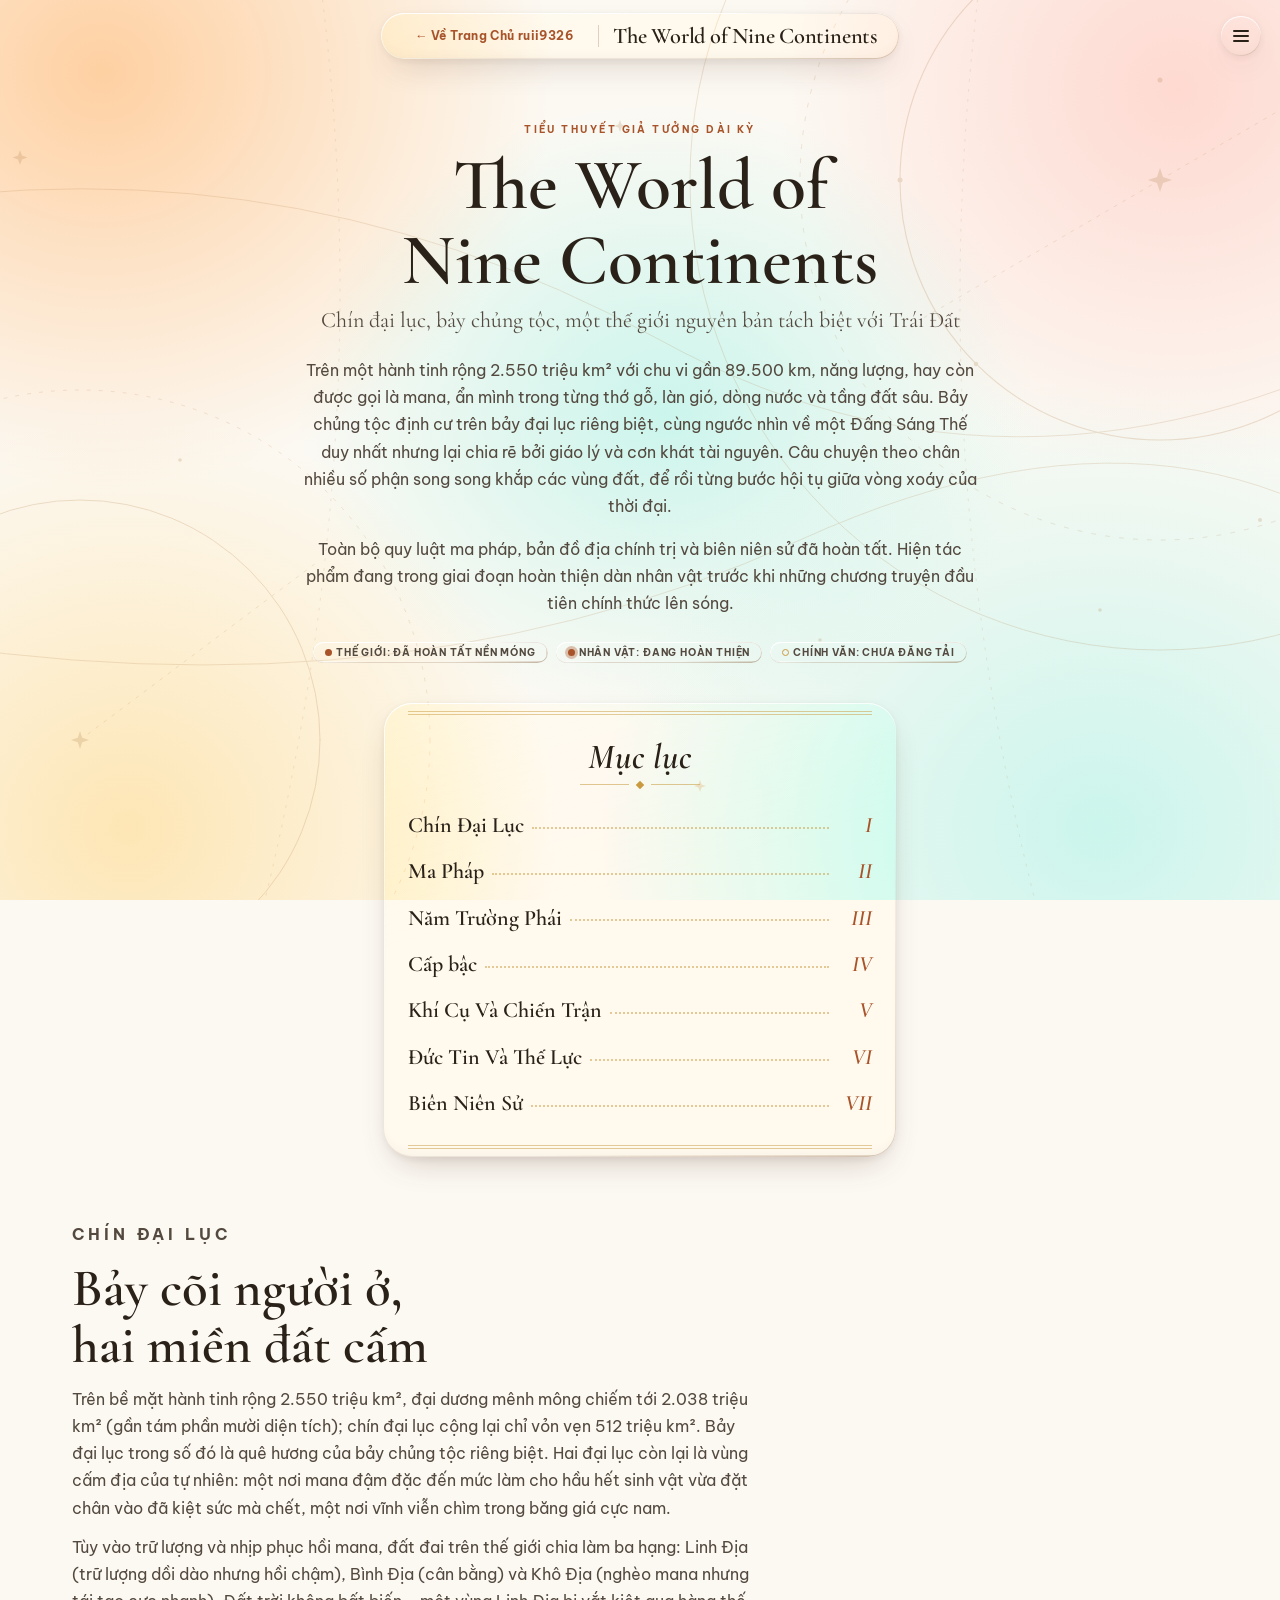
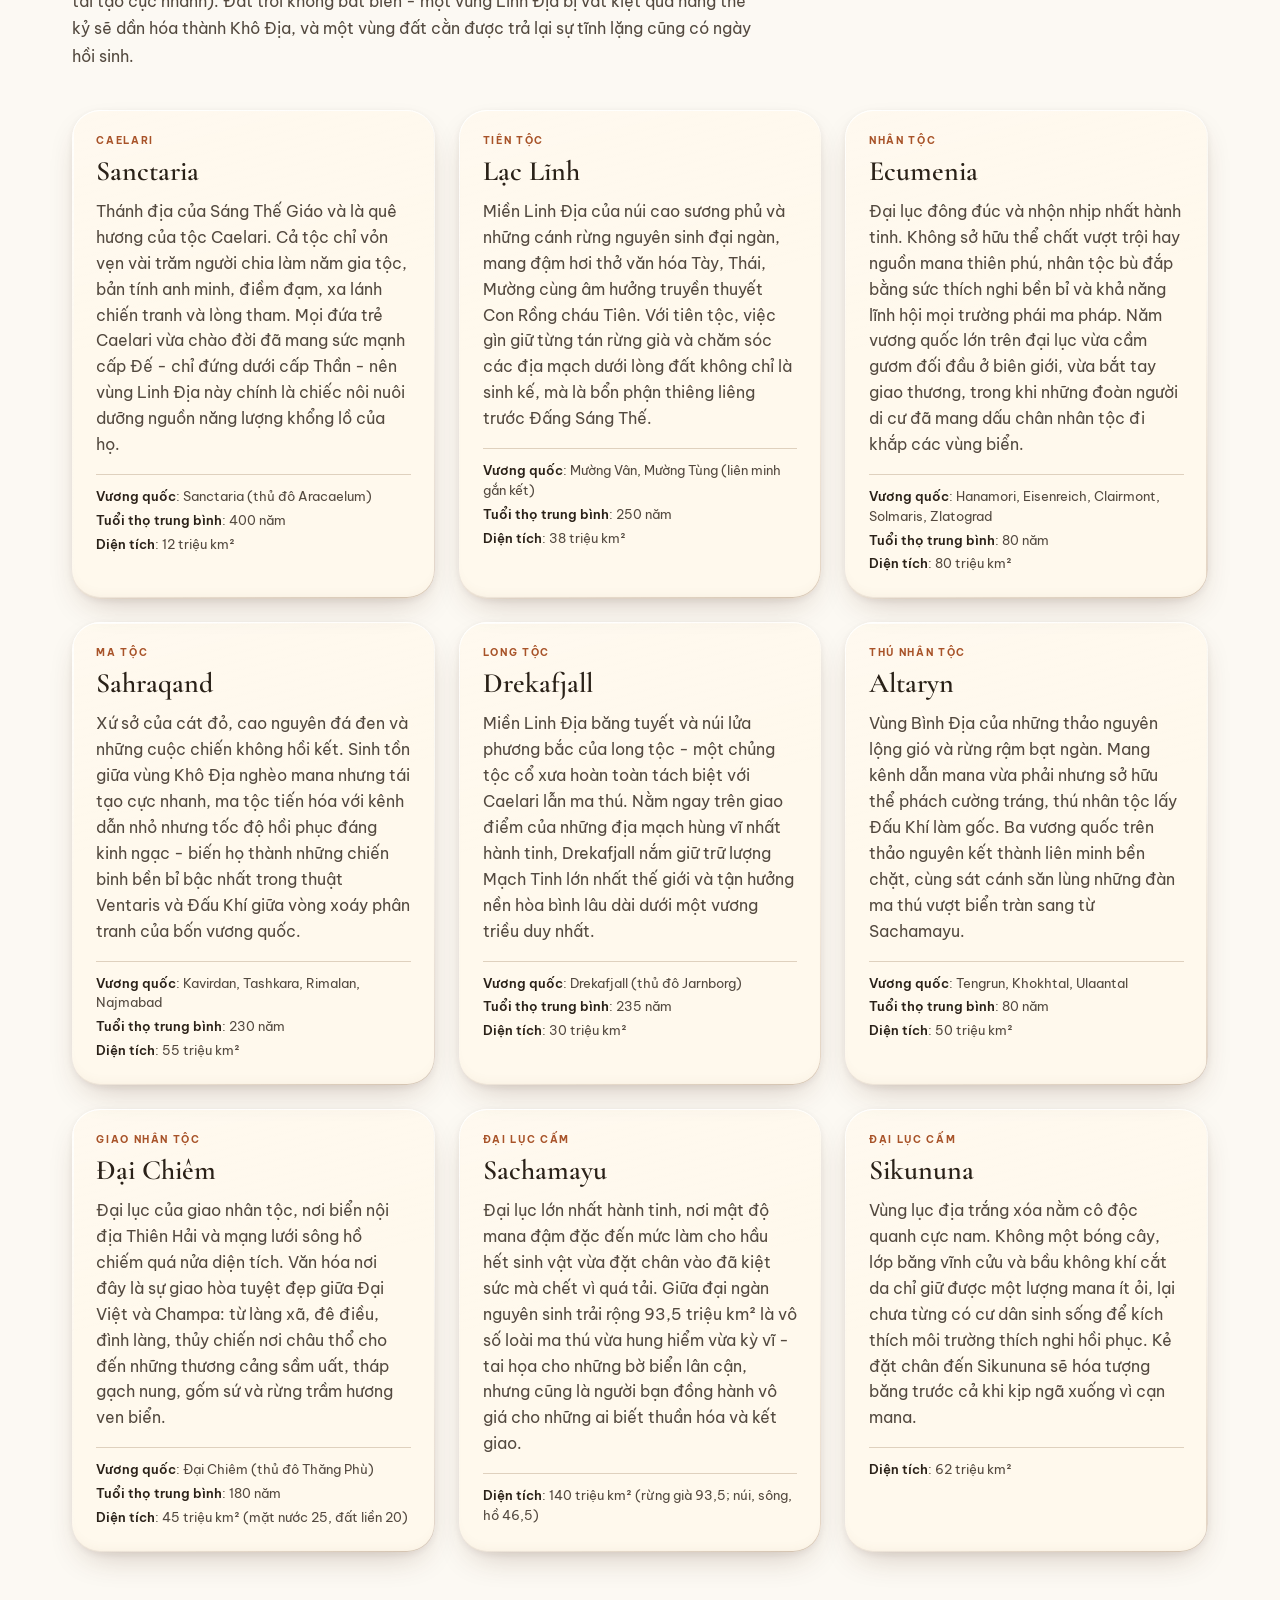
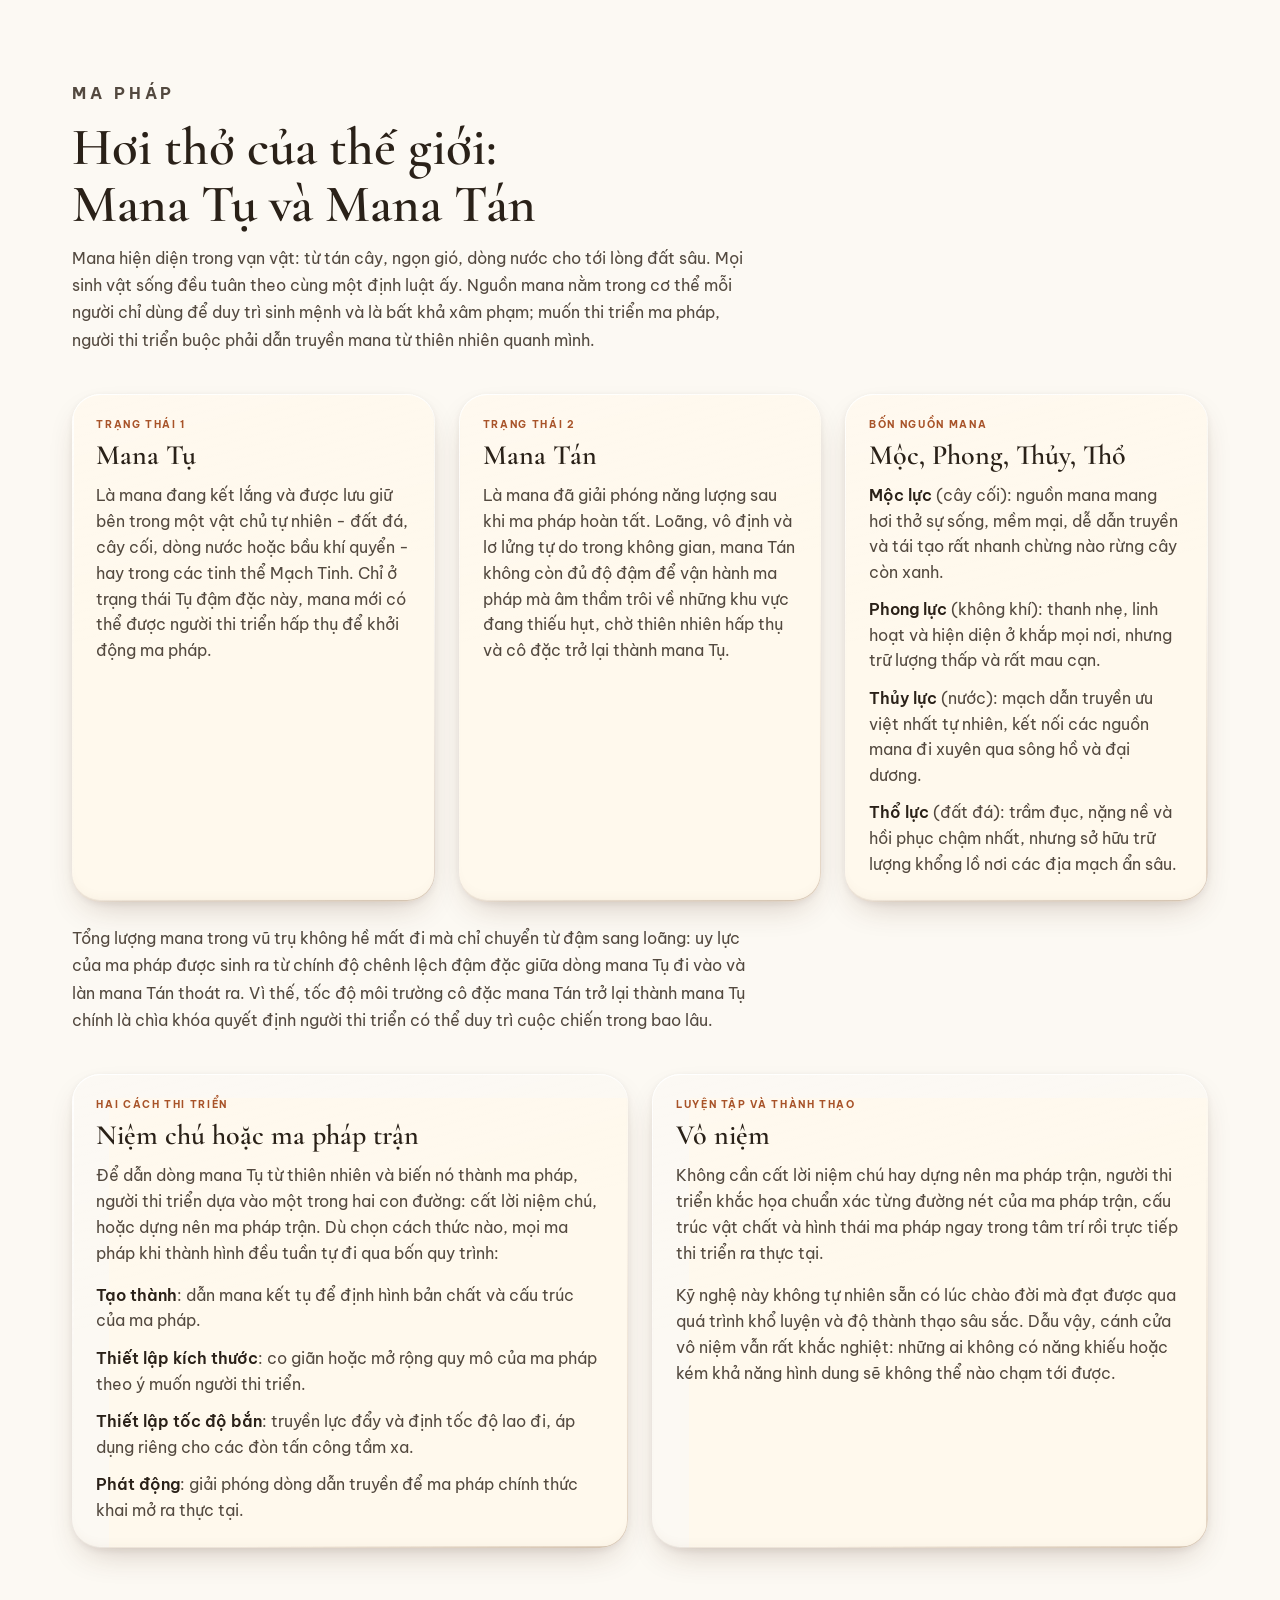
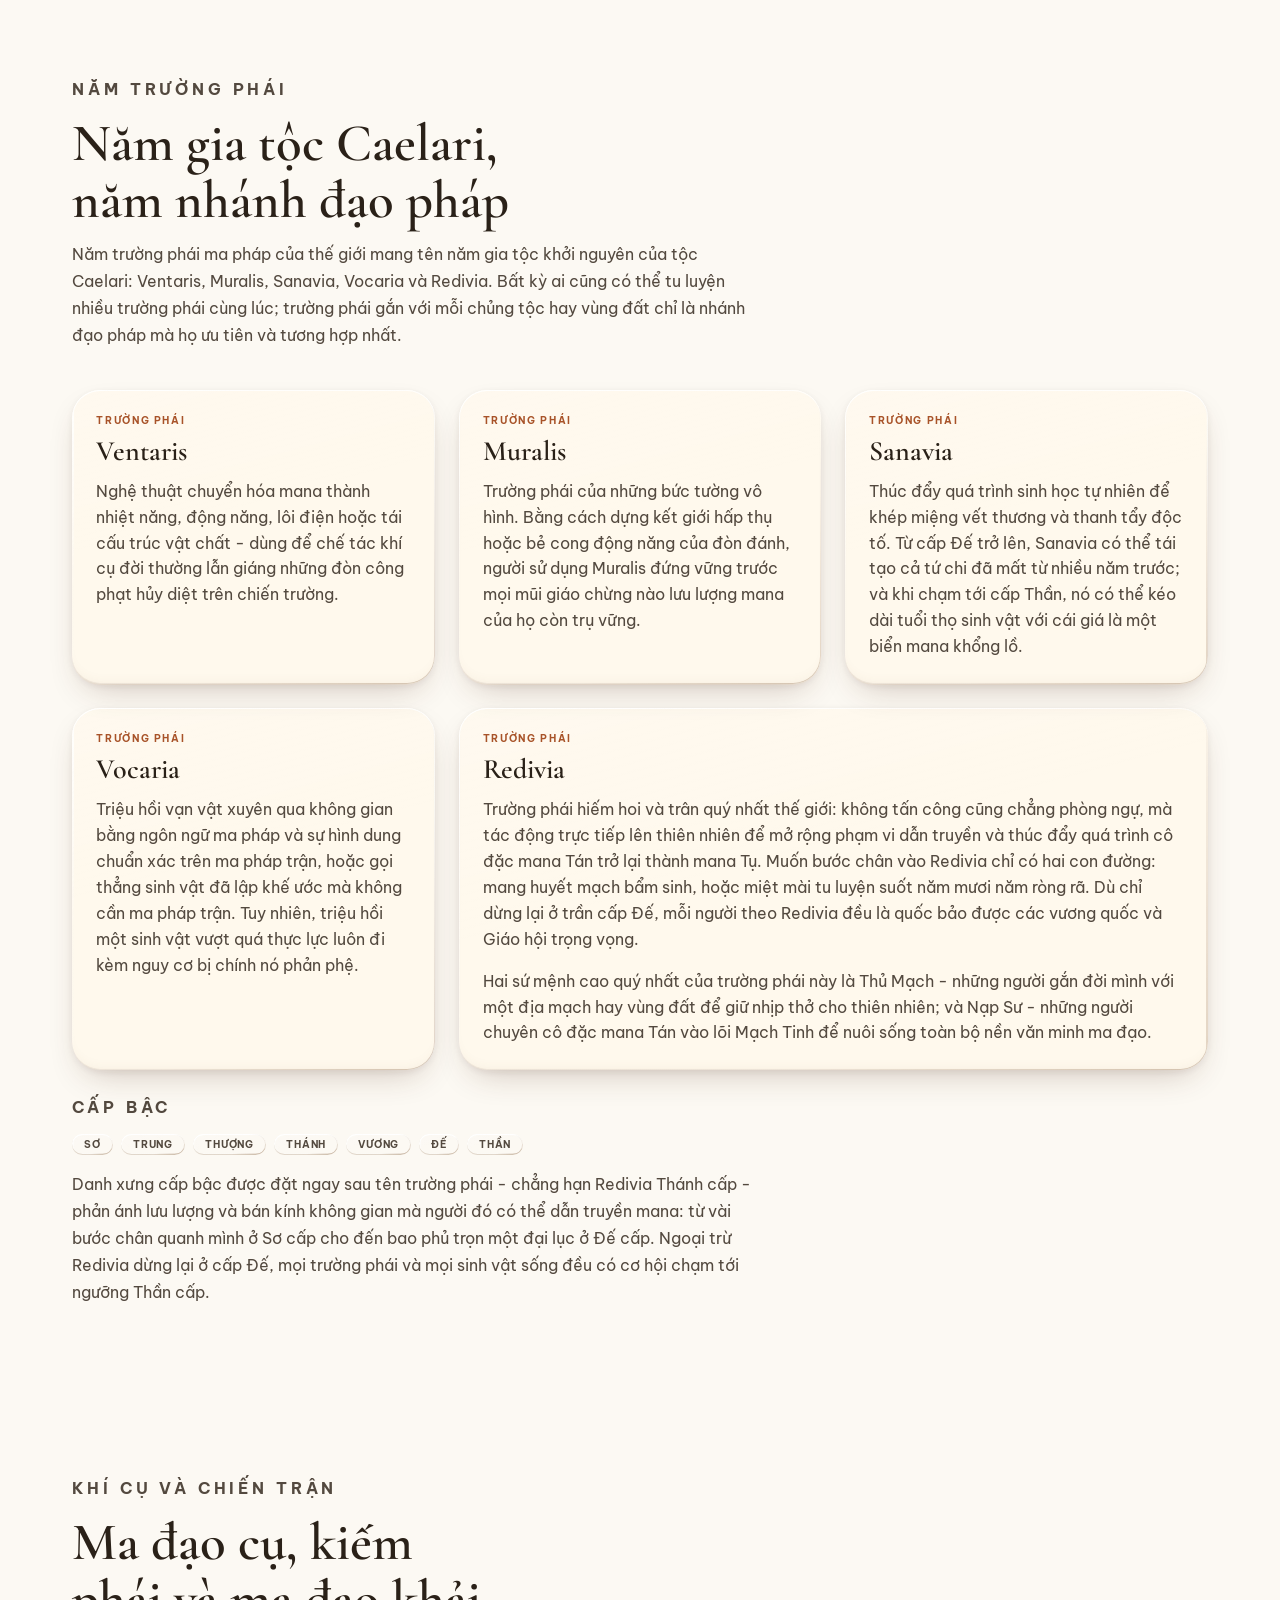
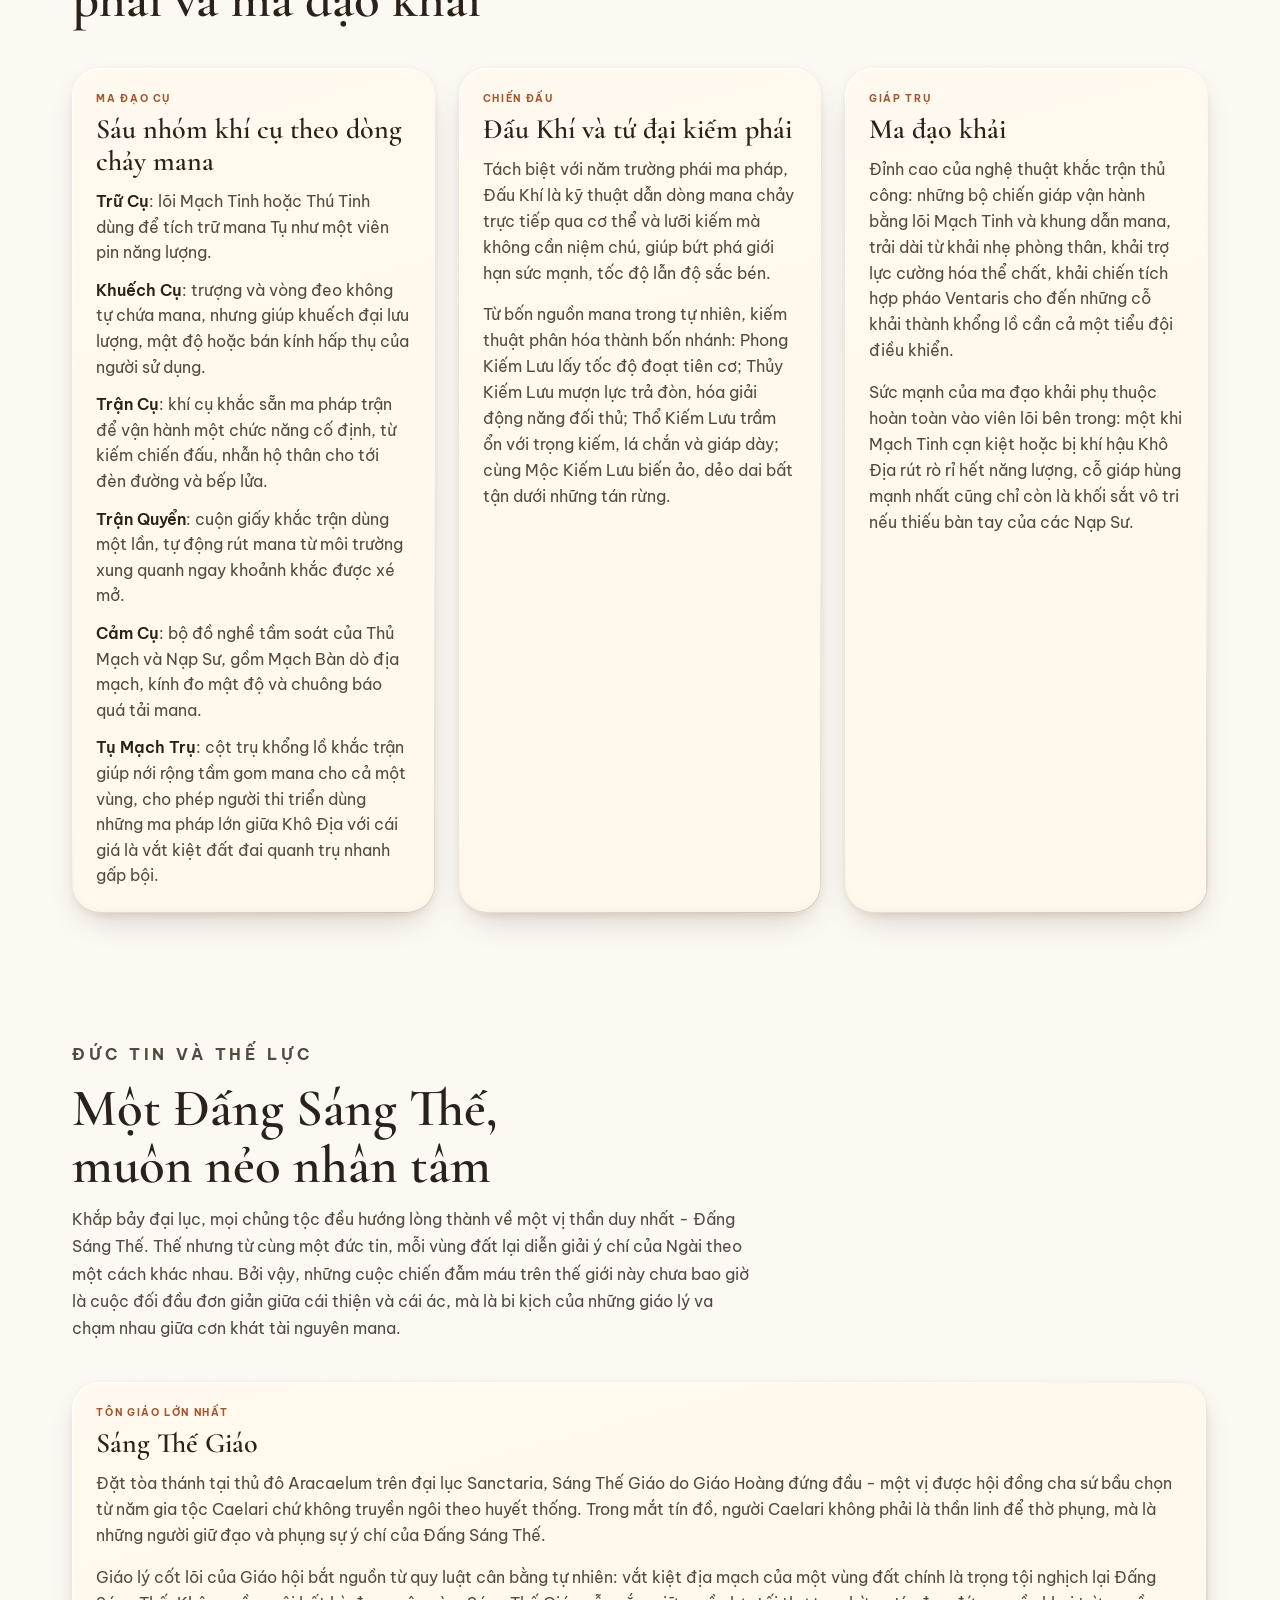
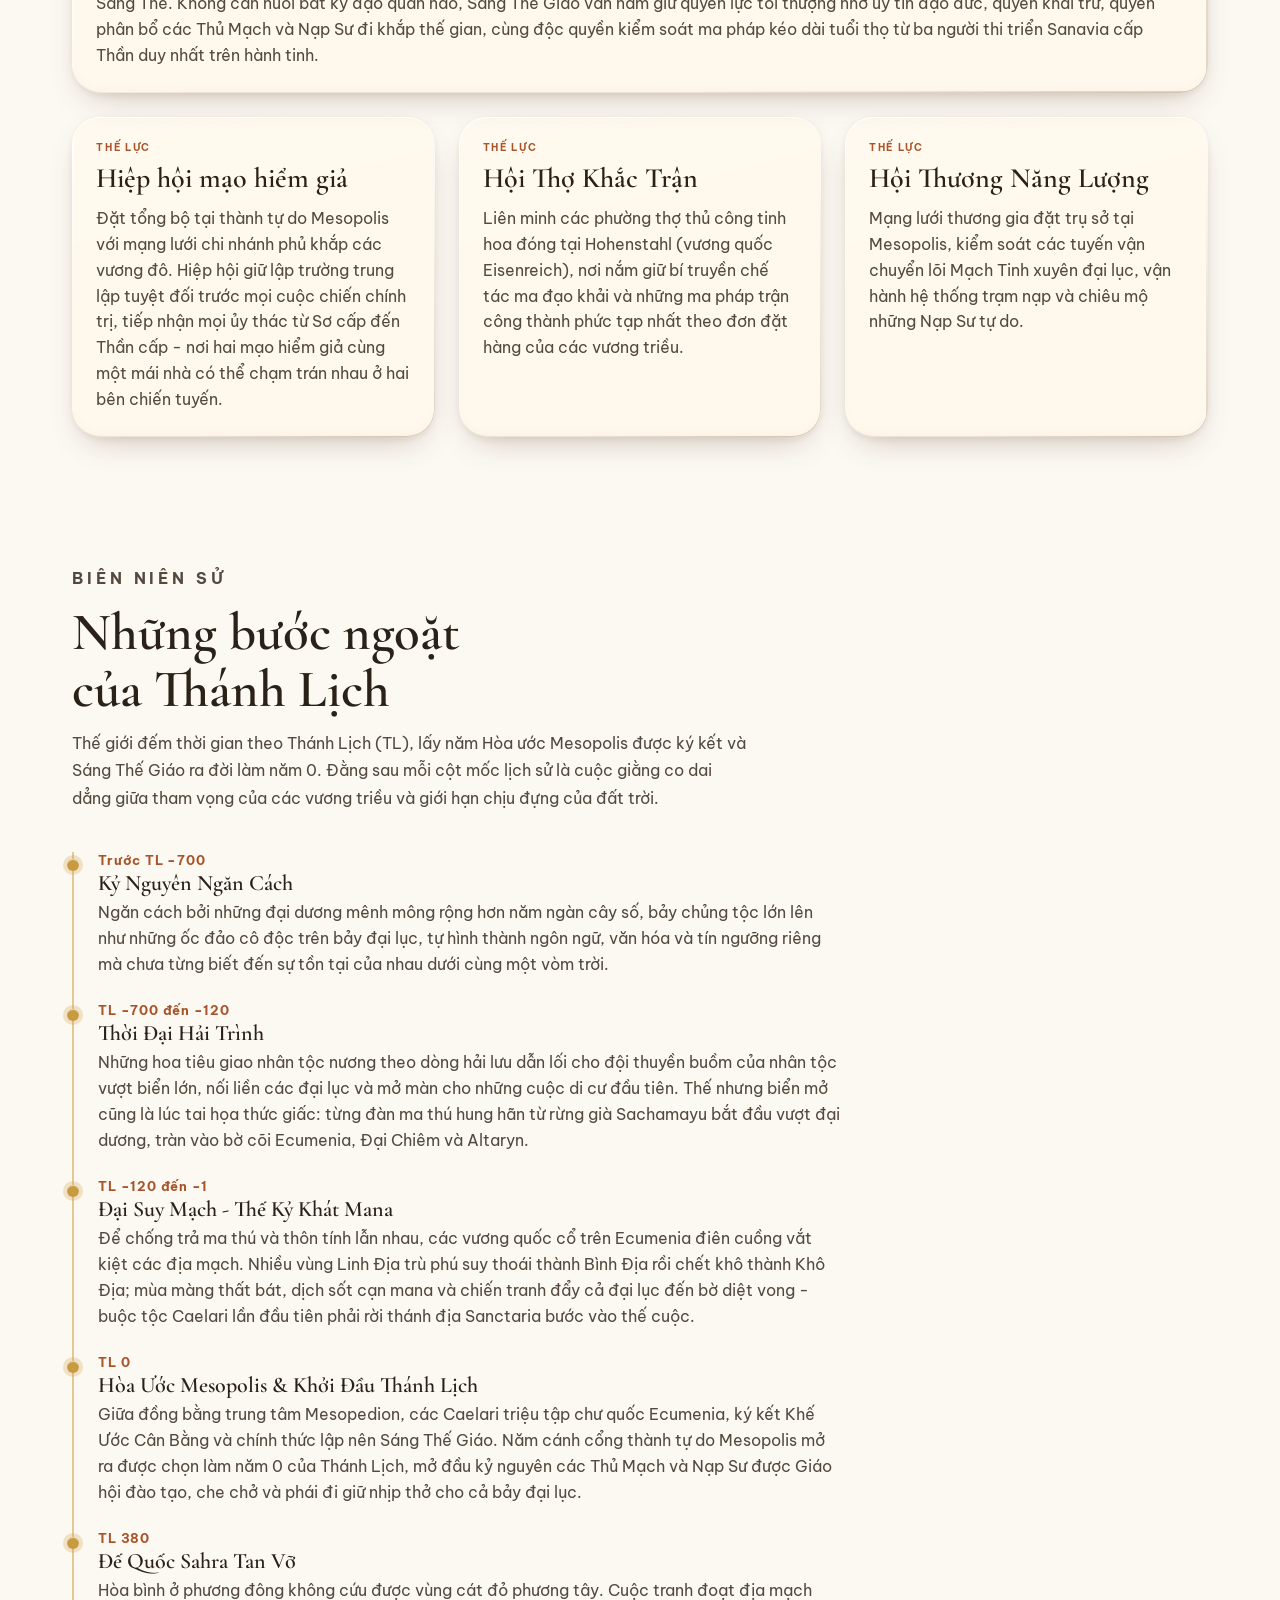
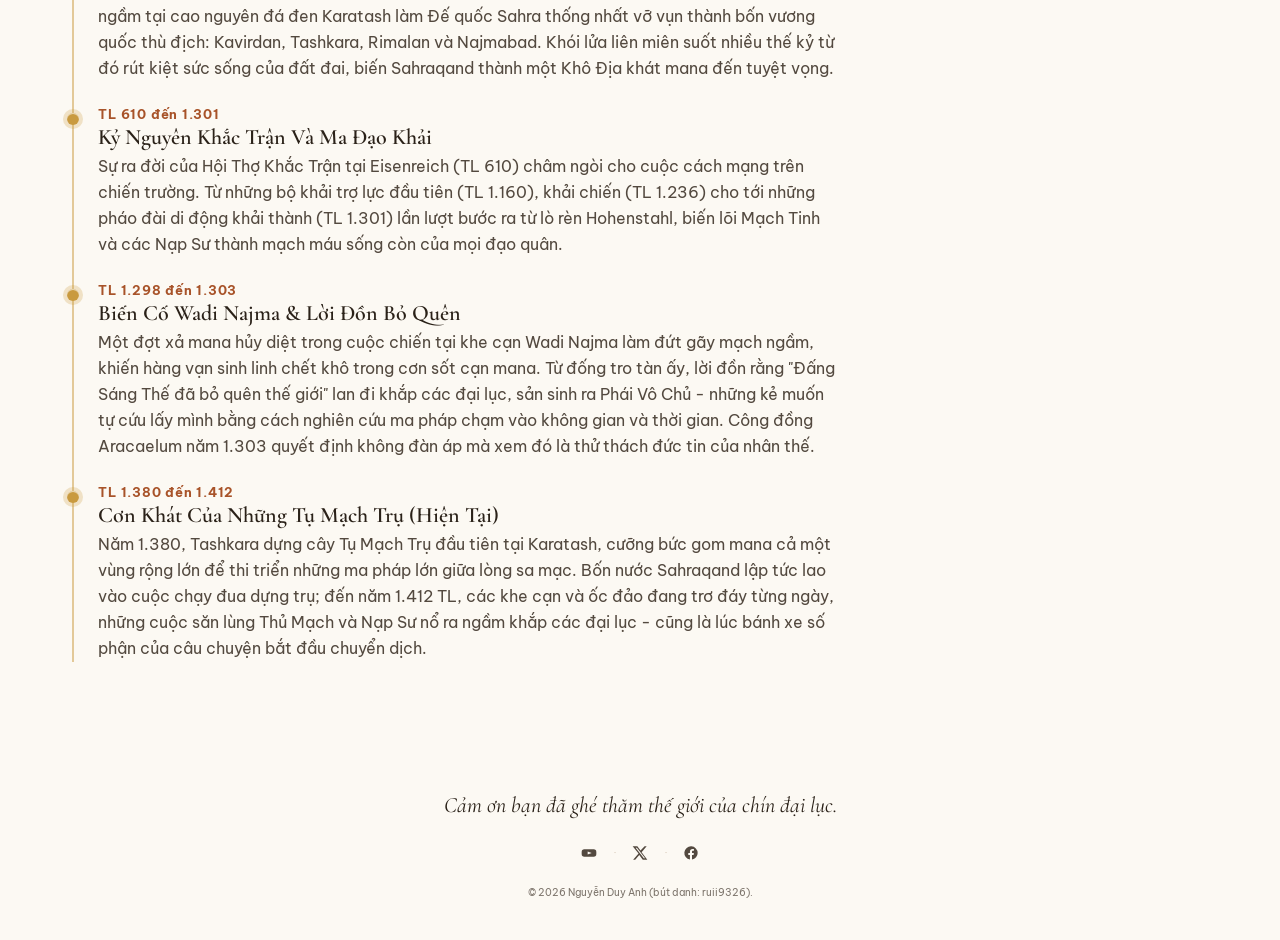
<file: theworldofninecontinents/index.html>
<!DOCTYPE html>
<html lang="vi">
<head>
<script>
(function () {
  try {
    var saved = localStorage.getItem('ruii9326-theme');
    var theme = saved === 'dark' || saved === 'light'
      ? saved
      : (window.matchMedia && window.matchMedia('(prefers-color-scheme: dark)').matches ? 'dark' : 'light');
    var canLiquid = /Chrome\/\d+/.test(navigator.userAgent);
    if (canLiquid) document.documentElement.classList.add('lg-can');
    var glass = canLiquid ? (localStorage.getItem('ruii9326-glass') === 'classic' ? 'classic' : 'liquid') : 'classic';
    document.documentElement.setAttribute('data-theme', theme);
    document.documentElement.setAttribute('data-glass-mode', glass);
  } catch (e) {
    document.documentElement.setAttribute('data-glass-mode', 'classic');
  }
})();
</script>
<meta charset="UTF-8">
<meta name="viewport" content="width=device-width, initial-scale=1.0, viewport-fit=cover">
<title>ruii9326 - The World of Nine Continents</title>
<meta name="description" content="The World of Nine Continents - tiểu thuyết giả tưởng dài kỳ của ruii9326: chín đại lục, bảy chủng tộc, mười bảy vương quốc cùng quy luật tuần hoàn của mana Tụ và mana Tán.">
<link rel="icon" href="../favicon.ico" sizes="48x48">
<link rel="icon" href="../favicon.svg" type="image/svg+xml">
<link rel="apple-touch-icon" href="../apple-touch-icon.png">
<meta property="og:type" content="website">
<meta property="og:site_name" content="ruii9326">
<meta property="og:locale" content="vi_VN">
<meta property="og:title" content="ruii9326 - The World of Nine Continents">
<meta property="og:description" content="The World of Nine Continents - tiểu thuyết giả tưởng dài kỳ của ruii9326: chín đại lục, bảy chủng tộc, mười bảy vương quốc cùng quy luật tuần hoàn của mana Tụ và mana Tán.">
<meta property="og:url" content="https://ruii9326.github.io/theworldofninecontinents/">
<meta property="og:image" content="https://ruii9326.github.io/og-image.png">
<meta property="og:image:width" content="1200">
<meta property="og:image:height" content="630">
<meta name="twitter:card" content="summary_large_image">
<link rel="stylesheet" href="https://fonts.googleapis.com/css2?family=Cormorant+Garamond:ital,wght@0,500;0,600;1,500;1,600&family=Be+Vietnam+Pro:wght@400;500;600;700&display=swap">
<link rel="stylesheet" href="../tokens.css">
<link rel="stylesheet" href="../style/site.css">
<style>
html, body { overflow-x: clip; }
main { display: block; position: relative; }

/* ================= HERO ================= */
.hero {
  max-width: 880px;
  margin: 0 auto;
  padding: var(--space-2xl) var(--page-gutter) var(--space-xl);
  text-align: center;
}
.eyebrow {
  font-size: var(--text-xs);
  font-weight: 700;
  text-transform: uppercase;
  letter-spacing: 0.24em;
  color: var(--color-accent);
  margin: 0 0 var(--space-sm);
}
h1 {
  font-family: var(--font-display);
  font-weight: 600;
  font-size: var(--text-display);
  line-height: 1.05;
  margin: 0 0 var(--space-xs);
  overflow-wrap: anywhere;
  min-width: 0;
  text-wrap: balance;
}
.tagline { font-family: var(--font-display); font-size: var(--text-lg); color: var(--color-ink-soft); margin: 0 0 var(--space-lg); }
.hero-copy { font-size: var(--text-base); line-height: 1.7; color: var(--color-ink-soft); max-width: 62ch; margin: 0 auto var(--space-md); text-wrap: pretty; }
.strip { display: flex; flex-wrap: wrap; justify-content: center; gap: var(--space-xs); margin: var(--space-lg) 0 0; }
.mini-pill .dot { width: 7px; height: 7px; border-radius: 50%; flex: none; }
.dot--done { background: var(--color-accent); }
.dot--active { background: var(--color-accent); box-shadow: 0 0 0 3px var(--color-accent-border); }
.dot--seed { background: transparent; border: 1.5px solid var(--color-accent-gold); }

/* ================= SECTIONS ================= */
.section {
  padding: var(--space-2xl) var(--page-gutter);
  max-width: 1180px;
  margin: 0 auto;
  scroll-margin-top: var(--nav-offset);
}
.section-head { max-width: 62ch; margin: 0 0 var(--space-xl); }
.section-head h2 {
  font-family: var(--font-display);
  font-weight: 600;
  font-size: var(--text-display-s);
  line-height: 1.08;
  margin: 0 0 var(--space-sm);
  overflow-wrap: anywhere;
  min-width: 0;
  text-wrap: balance;
}
.section-head p { font-size: var(--text-base); line-height: 1.7; color: var(--color-ink-soft); margin: 0 0 var(--space-sm); text-wrap: pretty; }
.section-head p:last-child { margin-bottom: 0; }

/* ================= THẺ KÍNH ================= */
.card-grid {
  display: grid;
  grid-template-columns: repeat(auto-fit, minmax(min(100%, 19rem), 1fr));
  gap: var(--space-lg);
  align-items: stretch;
}
.card-grid .now-card:hover,
.card-grid .now-card.is-pressed {
  transform: none;
  background-color: var(--glass-fill);
  box-shadow: var(--glass-shadow), var(--glass-inner);
  --rim-o: 0.9;
}
.now-card--full { grid-column: 1 / -1; }
@media (min-width: 64rem) { .now-card--span2 { grid-column: span 2; } }
.card-kicker { font-size: var(--text-xs); font-weight: 700; text-transform: uppercase; letter-spacing: 0.16em; color: var(--color-accent); margin: 0 0 var(--space-xs); }
.card-title { font-family: var(--font-display); font-weight: 600; font-size: var(--text-xl); line-height: 1.15; margin: 0 0 var(--space-sm); overflow-wrap: anywhere; min-width: 0; }
.card-text { font-size: var(--text-base); line-height: 1.62; color: var(--color-ink-soft); margin: 0 0 var(--space-md); }
.card-text:last-child { margin-bottom: 0; }
.facts {
  list-style: none;
  margin: var(--space-md) 0 0;
  padding: var(--space-sm) 0 0;
  border-top: 1px solid var(--glass-rim-lo);
  display: grid;
  gap: var(--space-2xs);
  font-size: var(--text-sm);
  line-height: 1.55;
  color: var(--color-ink-soft);
}
.facts strong { color: var(--color-ink); font-weight: 600; }
.term-list { list-style: none; margin: 0; padding: 0; display: grid; gap: var(--space-sm); font-size: var(--text-base); line-height: 1.6; color: var(--color-ink-soft); }
.term-list strong { color: var(--color-ink); font-weight: 600; }
.block-gap { margin-top: var(--space-lg); }
.rank-row { display: flex; flex-wrap: wrap; gap: var(--space-xs); margin: var(--space-sm) 0 var(--space-md); padding: 0; list-style: none; }

/* ================= MỤC LỤC: một trang sách bằng kính ================= */
#ranks { scroll-margin-top: var(--nav-offset); }
#toc { scroll-margin-top: var(--nav-offset); }
.toc { max-width: 1180px; margin: 0 auto; padding: 0 var(--page-gutter); }
.toc-card {
  max-width: 32rem;
  margin: 0 auto;
  padding: var(--space-xs) var(--space-lg);
  border-radius: var(--radius-card);
  background-color: var(--glass-fill-strong);
  animation: pop-in 1s var(--spring) 0.3s backwards;
}
.toc-rule { display: block; height: 4px; border-top: var(--rule-hair) solid var(--color-accent-gold-border); border-bottom: var(--rule-hair) solid var(--color-accent-gold-border); }
.toc-head { display: grid; justify-items: center; gap: var(--space-xs); padding: var(--space-lg) 0 var(--space-md); text-align: center; }
.toc-title { font-family: var(--font-display); font-style: italic; font-weight: 600; font-size: var(--text-2xl); line-height: 1; letter-spacing: 0.01em; margin: 0; color: var(--color-ink); }
.toc-orn { display: flex; align-items: center; gap: var(--space-xs); width: 7.5rem; color: var(--color-accent-gold); }
.toc-orn::before, .toc-orn::after { content: ""; flex: 1; height: 1px; background: currentColor; opacity: 0.55; }
.toc-orn i { width: 6px; height: 6px; background: currentColor; transform: rotate(45deg); }
.toc-list { list-style: none; margin: 0; padding: 0 0 var(--space-md); }
.toc-link {
  display: flex;
  align-items: baseline;
  gap: var(--space-xs);
  min-height: 2.9rem;
  margin-inline: calc(var(--space-sm) * -1);
  padding: var(--space-xs) var(--space-sm);
  border-radius: 16px;
  color: var(--color-ink);
  text-decoration: none;
  -webkit-tap-highlight-color: transparent;
  transition: transform var(--dur-spring) var(--spring), background-color var(--dur-short) ease, box-shadow var(--dur-short) ease;
}
.toc-label {
  flex: 0 1 auto;
  min-width: 0;
  font-family: var(--font-display);
  font-weight: 600;
  font-size: var(--text-lg);
  line-height: 1.25;
  overflow-wrap: anywhere;
  transition: color var(--dur-short) var(--ease-out), transform var(--dur-spring) var(--spring);
}
.toc-dots { flex: 1 1 1rem; min-width: 1rem; position: relative; top: -0.2em; border-bottom: 2px dotted var(--color-accent-gold-border); transition: border-color var(--dur-short) var(--ease-out); }
.toc-num { flex: none; min-width: 2.2rem; text-align: right; font-family: var(--font-display); font-style: italic; font-weight: 600; font-size: var(--text-lg); line-height: 1.25; color: var(--color-accent); }
/* rê chuột: một mảnh kính nhô lên sau dòng mục lục */
@media (hover: hover) {
  .toc-link:hover { background-color: var(--glass-fill-hover); box-shadow: inset 0 1px 0 var(--glass-rim-hi), inset 0 0 0 1px var(--glass-rim-mid), 0 8px 18px -10px oklch(32% 0.06 50 / 0.35); }
  .toc-link:hover .toc-label { color: var(--color-accent); transform: translateX(4px); }
  .toc-link:hover .toc-dots { border-bottom-color: var(--color-accent-gold); }
}
.toc-link:focus-visible { outline: 2px solid var(--color-focus); outline-offset: -2px; background-color: var(--glass-fill-hover); }
.toc-link.is-pressed { transform: scale(0.972, 0.94); background-color: var(--glass-fill-hover); transition-duration: var(--dur-press), var(--dur-short), var(--dur-short); transition-timing-function: var(--ease-out), ease, ease; }

/* ================= NÚT VỀ MỤC LỤC: giọt kính nổi góc phải dưới ================= */
.to-top {
  position: fixed;
  right: max(1rem, env(safe-area-inset-right));
  bottom: max(1rem, env(safe-area-inset-bottom));
  z-index: 30;
  width: 52px;
  height: 52px;
  display: grid;
  place-items: center;
  padding: 0;
  border: 0;
  border-radius: 50%;
  color: var(--color-accent);
  cursor: pointer;
  opacity: 0;
  transform: translateY(16px) scale(0.55);
  pointer-events: none;
  -webkit-tap-highlight-color: transparent;
  transition: transform var(--dur-spring) var(--spring), opacity 0.25s ease, box-shadow var(--dur-short) ease, background-color var(--dur-short) ease;
}
.to-top.show { opacity: 1; transform: none; pointer-events: auto; }
.to-top svg { width: 20px; height: 20px; }

/* ================= TIMELINE ================= */
.timeline {
  list-style: none;
  margin: 0;
  padding: 0 0 0 var(--space-lg);
  border-left: 2px solid var(--color-accent-gold-border);
  display: grid;
  gap: var(--space-lg);
  max-width: 70ch;
}
.timeline li { position: relative; }
.timeline li::before {
  content: "";
  position: absolute;
  left: calc(-1 * var(--space-lg) - 7px);
  top: 0.45rem;
  width: 12px;
  height: 12px;
  border-radius: 50%;
  background: var(--color-accent-gold);
  box-shadow: 0 0 0 4px oklch(71.4% 0.121 81 / 0.25), inset 0 1px 0 oklch(100% 0 0 / 0.6);
}
.tl-when { font-size: var(--text-sm); font-weight: 700; letter-spacing: 0.06em; color: var(--color-accent); margin: 0 0 var(--space-3xs); }
.tl-title { font-family: var(--font-display); font-weight: 600; font-size: var(--text-lg); line-height: 1.2; margin: 0 0 var(--space-2xs); }
.tl-text { font-size: var(--text-base); line-height: 1.62; color: var(--color-ink-soft); margin: 0; }

/* ================= FOOTER ================= */
.foot-letter { padding: var(--space-2xl) var(--page-gutter) var(--space-xl); max-width: 1180px; margin: 0 auto; display: grid; gap: var(--space-lg); text-align: center; }
.foot-letter__close { font-family: var(--font-display); font-style: italic; font-size: var(--text-lg); line-height: 1.4; margin: 0 auto; max-width: 60ch; }
.foot-letter__sign { font-style: normal; font-weight: 600; }
.foot-letter__row { display: flex; flex-wrap: wrap; justify-content: center; gap: var(--space-md); align-items: center; font-size: var(--text-sm); }
.foot-letter__row a { text-decoration: none; color: var(--color-ink-soft); display: flex; align-items: center; gap: var(--space-2xs); transition: color var(--dur-short) var(--ease-out), transform var(--dur-spring) var(--spring); }
@media (hover: hover) { .foot-letter__row a:hover { color: var(--color-accent); transform: translateY(-3px) scale(1.12); } }
.foot-letter__row a:focus-visible { color: var(--color-accent); outline: 2px solid var(--color-focus); outline-offset: 3px; border-radius: 4px; }
.foot-letter__row svg { width: 16px; height: 16px; }
.foot-letter__row .sep { color: var(--glass-rim-lo); }
.foot-letter__copyright { text-align: center; font-size: var(--text-xs); line-height: 1.5; color: var(--color-ink-soft); opacity: 0.75; }

@media (max-width: 30rem) {
  .section { padding: var(--space-xl) var(--page-gutter); }
  .hero { padding-top: var(--space-xl); }
  .toc-card { padding-inline: var(--space-md); }
}
</style>
</head>
<body>

  <a href="#" id="backLink" class="back-link-icon" data-fallback="https://ruii9326.github.io/" aria-label="Quay lại" data-aria-vi="Quay lại" data-aria-en="Go back">
    <svg viewBox="0 0 24 24" fill="none" stroke="currentColor" stroke-width="2" stroke-linecap="round" stroke-linejoin="round" aria-hidden="true"><path d="M19 12H5M11 18l-6-6 6-6"/></svg>
  </a>

  <div class="settings-menu" id="settingsMenu">
    <button class="menu-toggle" type="button" id="settingsMenuToggle" aria-haspopup="true" aria-expanded="false" aria-controls="settingsPopover" aria-label="Cài đặt" data-aria-vi="Cài đặt" data-aria-en="Settings">
      <span class="menu-toggle-bars" aria-hidden="true"><span></span><span></span><span></span></span>
    </button>
    <div class="settings-popover" id="settingsPopover" role="menu">
      <div class="settings-group">
        <p class="settings-group-label" data-i18n data-vi="Ngôn ngữ" data-en="Language">Ngôn ngữ</p>
        <div class="language-switcher" id="languageSwitcher" role="group" aria-label="Ngôn ngữ / Language">
          <button class="lang-btn active" type="button" data-lang="vi" aria-pressed="true">VI</button>
          <button class="lang-btn" type="button" data-lang="en" aria-pressed="false">EN</button>
        </div>
      </div>
      <div class="settings-divider" role="separator"></div>
      <div class="settings-group">
        <p class="settings-group-label" data-i18n data-vi="Giao diện" data-en="Theme">Giao diện</p>
        <div class="theme-switcher" id="themeSwitcher" role="group" aria-label="Giao diện sáng / tối" data-aria-vi="Giao diện sáng / tối" data-aria-en="Light / dark theme">
          <button class="theme-btn active" type="button" data-theme-choice="light" aria-pressed="true">
            <svg viewBox="0 0 24 24" fill="none" stroke="currentColor" stroke-width="2" stroke-linecap="round" stroke-linejoin="round" aria-hidden="true"><circle cx="12" cy="12" r="4"/><path d="M12 2v2M12 20v2M4.93 4.93l1.41 1.41M17.66 17.66l1.41 1.41M2 12h2M20 12h2M4.93 19.07l1.41-1.41M17.66 6.34l1.41-1.41"/></svg>
            <span data-i18n data-vi="Sáng" data-en="Light">Sáng</span>
          </button>
          <button class="theme-btn" type="button" data-theme-choice="dark" aria-pressed="false">
            <svg viewBox="0 0 24 24" fill="none" stroke="currentColor" stroke-width="2" stroke-linecap="round" stroke-linejoin="round" aria-hidden="true"><path d="M21 12.79A9 9 0 1 1 11.21 3 7 7 0 0 0 21 12.79Z"/></svg>
            <span data-i18n data-vi="Tối" data-en="Dark">Tối</span>
          </button>
        </div>
      </div>
<div class="settings-divider glass-opt" role="separator"></div>
<div class="settings-group glass-opt">
<p class="settings-group-label" data-i18n data-vi="Hiệu ứng kính" data-en="Glass effect">Hiệu ứng kính</p>
<div class="glass-switcher" id="glassSwitcher" role="group" aria-label="Hiệu ứng kính" data-aria-vi="Hiệu ứng kính" data-aria-en="Glass effect">
<span class="lg-thumb" aria-hidden="true"></span>
<button class="glass-btn active" type="button" data-glass-choice="liquid" aria-pressed="true">
<svg viewBox="0 0 24 24" fill="none" stroke="currentColor" stroke-width="2" stroke-linecap="round" stroke-linejoin="round" aria-hidden="true"><path d="M12 2.5s6 6.2 6 10.5a6 6 0 0 1-12 0C6 8.7 12 2.5 12 2.5Z"/></svg>
<span data-i18n data-vi="Liquid" data-en="Liquid">Liquid</span>
</button>
<button class="glass-btn" type="button" data-glass-choice="classic" aria-pressed="false">
<svg viewBox="0 0 24 24" fill="none" stroke="currentColor" stroke-width="2" stroke-linecap="round" stroke-linejoin="round" aria-hidden="true"><rect x="4" y="4" width="16" height="16" rx="4"/></svg>
<span data-i18n data-vi="Cổ điển" data-en="Classic">Cổ điển</span>
</button>
</div>
</div>
    </div>
  </div>

  <button class="to-top" id="toTop" type="button" aria-label="Về mục lục" data-aria-vi="Về mục lục" data-aria-en="Back to contents">
    <svg viewBox="0 0 24 24" fill="none" stroke="currentColor" stroke-width="2" stroke-linecap="round" stroke-linejoin="round" aria-hidden="true"><path d="M6 15l6-6 6 6"/></svg>
  </button>


<main id="main">

  <header class="mast">
    <div class="mast-pill">
      <p class="mast-line">
        <a href="https://ruii9326.github.io/" data-i18n data-vi="← Về Trang Chủ ruii9326" data-en="← Back to ruii9326 Home">← Về Trang Chủ ruii9326</a>
      </p>
      <p class="mast-name">The World of Nine Continents</p>
    </div>
  </header>

  <section class="hero" aria-labelledby="pageTitle">
    <p class="eyebrow reveal" style="--i:0" data-i18n data-vi="Tiểu thuyết giả tưởng dài kỳ" data-en="A long-form fantasy novel">Tiểu thuyết giả tưởng dài kỳ</p>
    <h1 id="pageTitle" class="reveal" style="--i:1">The World of Nine Continents</h1>
    <p class="tagline reveal" style="--i:2" data-i18n data-vi="Chín đại lục, bảy chủng tộc, một thế giới nguyên bản tách biệt với Trái Đất" data-en="Nine continents, seven races, an original world apart from Earth">Chín đại lục, bảy chủng tộc, một thế giới nguyên bản tách biệt với Trái Đất</p>
    <p class="hero-copy reveal" style="--i:3" data-i18n data-vi="Trên một hành tinh rộng 2.550 triệu km² với chu vi gần 89.500 km, năng lượng, hay còn được gọi là mana, ẩn mình trong từng thớ gỗ, làn gió, dòng nước và tầng đất sâu. Bảy chủng tộc định cư trên bảy đại lục riêng biệt, cùng ngước nhìn về một Đấng Sáng Thế duy nhất nhưng lại chia rẽ bởi giáo lý và cơn khát tài nguyên. Câu chuyện theo chân nhiều số phận song song khắp các vùng đất, để rồi từng bước hội tụ giữa vòng xoáy của thời đại." data-en="On a planet spanning 2,550 million km² with a circumference of nearly 89,500 km, energy, also known as mana, courses through timber, wind, water, and deep stone. Seven races dwell upon seven distinct continents, looking up to a single Creator yet divided by doctrine and the thirst for resources. The narrative follows parallel lives across distant lands, steadily converging into the tempest of their age.">Trên một hành tinh rộng 2.550 triệu km² với chu vi gần 89.500 km, năng lượng, hay còn được gọi là mana, ẩn mình trong từng thớ gỗ, làn gió, dòng nước và tầng đất sâu. Bảy chủng tộc định cư trên bảy đại lục riêng biệt, cùng ngước nhìn về một Đấng Sáng Thế duy nhất nhưng lại chia rẽ bởi giáo lý và cơn khát tài nguyên. Câu chuyện theo chân nhiều số phận song song khắp các vùng đất, để rồi từng bước hội tụ giữa vòng xoáy của thời đại.</p>
    <p class="hero-copy reveal" style="--i:4" data-i18n data-vi="Toàn bộ quy luật ma pháp, bản đồ địa chính trị và biên niên sử đã hoàn tất. Hiện tác phẩm đang trong giai đoạn hoàn thiện dàn nhân vật trước khi những chương truyện đầu tiên chính thức lên sóng." data-en="The laws of magic, geopolitical maps, and historical chronicles are complete. The ensemble cast is now being finalized before the first chapters are published.">Toàn bộ quy luật ma pháp, bản đồ địa chính trị và biên niên sử đã hoàn tất. Hiện tác phẩm đang trong giai đoạn hoàn thiện dàn nhân vật trước khi những chương truyện đầu tiên chính thức lên sóng.</p>
    <div class="strip reveal" style="--i:5" role="list" aria-label="Trạng thái" data-aria-vi="Trạng thái" data-aria-en="Status">
      <span class="mini-pill" role="listitem"><span class="dot dot--done" aria-hidden="true"></span><span data-i18n data-vi="Thế giới: Đã Hoàn Tất Nền Móng" data-en="World: Foundation Complete">Thế giới: Đã Hoàn Tất Nền Móng</span></span>
      <span class="mini-pill" role="listitem"><span class="dot dot--active" aria-hidden="true"></span><span data-i18n data-vi="Nhân vật: Đang Hoàn Thiện" data-en="Cast: In Progress">Nhân vật: Đang Hoàn Thiện</span></span>
      <span class="mini-pill" role="listitem"><span class="dot dot--seed" aria-hidden="true"></span><span data-i18n data-vi="Chính văn: Chưa Đăng Tải" data-en="Chapters: Not Yet Posted">Chính văn: Chưa Đăng Tải</span></span>
    </div>
  </section>

  <nav class="toc" id="toc" aria-label="Mục lục" data-aria-vi="Mục lục" data-aria-en="Contents">
    <div class="toc-card">
      <span class="toc-rule" aria-hidden="true"></span>
      <div class="toc-head">
        <h2 class="toc-title" data-i18n data-vi="Mục lục" data-en="Contents">Mục lục</h2>
        <span class="toc-orn" aria-hidden="true"><i></i></span>
      </div>
      <ol class="toc-list">
        <li>
          <a class="toc-link" href="#continents">
            <span class="toc-label" data-i18n data-vi="Chín Đại Lục" data-en="Nine Continents">Chín Đại Lục</span>
            <span class="toc-dots" aria-hidden="true"></span>
            <span class="toc-num" aria-hidden="true">I</span>
          </a>
        </li>
        <li>
          <a class="toc-link" href="#magic">
            <span class="toc-label" data-i18n data-vi="Ma Pháp" data-en="Magic">Ma Pháp</span>
            <span class="toc-dots" aria-hidden="true"></span>
            <span class="toc-num" aria-hidden="true">II</span>
          </a>
        </li>
        <li>
          <a class="toc-link" href="#schools">
            <span class="toc-label" data-i18n data-vi="Năm Trường Phái" data-en="Five Schools">Năm Trường Phái</span>
            <span class="toc-dots" aria-hidden="true"></span>
            <span class="toc-num" aria-hidden="true">III</span>
          </a>
        </li>
        <li>
          <a class="toc-link" href="#ranks">
            <span class="toc-label" data-i18n data-vi="Cấp bậc" data-en="Ranks">Cấp bậc</span>
            <span class="toc-dots" aria-hidden="true"></span>
            <span class="toc-num" aria-hidden="true">IV</span>
          </a>
        </li>
        <li>
          <a class="toc-link" href="#tools">
            <span class="toc-label" data-i18n data-vi="Khí Cụ Và Chiến Trận" data-en="Tools and Warfare">Khí Cụ Và Chiến Trận</span>
            <span class="toc-dots" aria-hidden="true"></span>
            <span class="toc-num" aria-hidden="true">V</span>
          </a>
        </li>
        <li>
          <a class="toc-link" href="#faith">
            <span class="toc-label" data-i18n data-vi="Đức Tin Và Thế Lực" data-en="Faith and Powers">Đức Tin Và Thế Lực</span>
            <span class="toc-dots" aria-hidden="true"></span>
            <span class="toc-num" aria-hidden="true">VI</span>
          </a>
        </li>
        <li>
          <a class="toc-link" href="#history">
            <span class="toc-label" data-i18n data-vi="Biên Niên Sử" data-en="Chronicle">Biên Niên Sử</span>
            <span class="toc-dots" aria-hidden="true"></span>
            <span class="toc-num" aria-hidden="true">VII</span>
          </a>
        </li>
      </ol>
      <span class="toc-rule" aria-hidden="true"></span>
    </div>
  </nav>

  <section class="section" id="continents" aria-labelledby="continentsHeading">
    <div class="section-head">
      <p class="eyebrow" data-i18n data-vi="Chín Đại Lục" data-en="Nine Continents">Chín Đại Lục</p>
      <h2 id="continentsHeading" data-i18n data-vi="Bảy cõi người ở, hai miền đất cấm" data-en="Seven realms of life, two forbidden lands">Bảy cõi người ở, hai miền đất cấm</h2>
      <p data-i18n data-vi="Trên bề mặt hành tinh rộng 2.550 triệu km², đại dương mênh mông chiếm tới 2.038 triệu km² (gần tám phần mười diện tích); chín đại lục cộng lại chỉ vỏn vẹn 512 triệu km². Bảy đại lục trong số đó là quê hương của bảy chủng tộc riêng biệt. Hai đại lục còn lại là vùng cấm địa của tự nhiên: một nơi mana đậm đặc đến mức làm cho hầu hết sinh vật vừa đặt chân vào đã kiệt sức mà chết, một nơi vĩnh viễn chìm trong băng giá cực nam." data-en="Across a planetary surface of 2,550 million km², vast oceans claim 2,038 million km² (nearly eighty percent of the globe), leaving only 512 million km² for the nine continents combined. Seven of these are home to seven distinct races. The remaining two are forbidden realms of nature: one so saturated with mana that most creatures collapse and die of exhaustion the moment they set foot upon it, the other locked in the eternal ice of the south pole.">Trên bề mặt hành tinh rộng 2.550 triệu km², đại dương mênh mông chiếm tới 2.038 triệu km² (gần tám phần mười diện tích); chín đại lục cộng lại chỉ vỏn vẹn 512 triệu km². Bảy đại lục trong số đó là quê hương của bảy chủng tộc riêng biệt. Hai đại lục còn lại là vùng cấm địa của tự nhiên: một nơi mana đậm đặc đến mức làm cho hầu hết sinh vật vừa đặt chân vào đã kiệt sức mà chết, một nơi vĩnh viễn chìm trong băng giá cực nam.</p>
      <p data-i18n data-vi="Tùy vào trữ lượng và nhịp phục hồi mana, đất đai trên thế giới chia làm ba hạng: Linh Địa (trữ lượng dồi dào nhưng hồi chậm), Bình Địa (cân bằng) và Khô Địa (nghèo mana nhưng tái tạo cực nhanh). Đất trời không bất biến - một vùng Linh Địa bị vắt kiệt qua hàng thế kỷ sẽ dần hóa thành Khô Địa, và một vùng đất cằn được trả lại sự tĩnh lặng cũng có ngày hồi sinh." data-en="By mana reserve and recovery rate, lands fall into three tiers: Hallowed Lands (abundant reserves, slow recovery), Temperate Lands (balanced), and Parched Lands (scarce reserves, rapid recovery). Nothing is permanent - a rich Hallowed Land overexploited for centuries will wither into a Parched Land, while a barren realm left in peace can slowly heal.">Tùy vào trữ lượng và nhịp phục hồi mana, đất đai trên thế giới chia làm ba hạng: Linh Địa (trữ lượng dồi dào nhưng hồi chậm), Bình Địa (cân bằng) và Khô Địa (nghèo mana nhưng tái tạo cực nhanh). Đất trời không bất biến - một vùng Linh Địa bị vắt kiệt qua hàng thế kỷ sẽ dần hóa thành Khô Địa, và một vùng đất cằn được trả lại sự tĩnh lặng cũng có ngày hồi sinh.</p>
    </div>
    <div class="card-grid">
      <article class="now-card">
        <p class="card-kicker" data-i18n data-vi="Caelari" data-en="The Caelari">Caelari</p>
        <h3 class="card-title">Sanctaria</h3>
        <p class="card-text" data-i18n data-vi="Thánh địa của Sáng Thế Giáo và là quê hương của tộc Caelari. Cả tộc chỉ vỏn vẹn vài trăm người chia làm năm gia tộc, bản tính anh minh, điềm đạm, xa lánh chiến tranh và lòng tham. Mọi đứa trẻ Caelari vừa chào đời đã mang sức mạnh cấp Đế - chỉ đứng dưới cấp Thần - nên vùng Linh Địa này chính là chiếc nôi nuôi dưỡng nguồn năng lượng khổng lồ của họ." data-en="Holy seat of the Church of Genesis and homeland of the Caelari. Numbering only a few hundred across five noble houses, they are wise, serene, and averse to war and greed. Every Caelari child is born at Emperor rank - second only to Divine - sustained by the rich Hallowed Lands beneath their feet.">Thánh địa của Sáng Thế Giáo và là quê hương của tộc Caelari. Cả tộc chỉ vỏn vẹn vài trăm người chia làm năm gia tộc, bản tính anh minh, điềm đạm, xa lánh chiến tranh và lòng tham. Mọi đứa trẻ Caelari vừa chào đời đã mang sức mạnh cấp Đế - chỉ đứng dưới cấp Thần - nên vùng Linh Địa này chính là chiếc nôi nuôi dưỡng nguồn năng lượng khổng lồ của họ.</p>
        <ul class="facts"><li><strong data-i18n data-vi="Vương quốc" data-en="Kingdoms">Vương quốc</strong>: <span data-i18n data-vi="Sanctaria (thủ đô Aracaelum)" data-en="Sanctaria (capital Aracaelum)">Sanctaria (thủ đô Aracaelum)</span></li><li><strong data-i18n data-vi="Tuổi thọ trung bình" data-en="Average lifespan">Tuổi thọ trung bình</strong>: <span data-i18n data-vi="400 năm" data-en="400 years">400 năm</span></li><li><strong data-i18n data-vi="Diện tích" data-en="Area">Diện tích</strong>: <span data-i18n data-vi="12 triệu km²" data-en="12 million km²">12 triệu km²</span></li></ul>
      </article>
      <article class="now-card">
        <p class="card-kicker" data-i18n data-vi="Tiên tộc" data-en="The Feyfolk">Tiên tộc</p>
        <h3 class="card-title" data-i18n data-vi="Lạc Lĩnh" data-en="Mistcrest">Lạc Lĩnh</h3>
        <p class="card-text" data-i18n data-vi="Miền Linh Địa của núi cao sương phủ và những cánh rừng nguyên sinh đại ngàn, mang đậm hơi thở văn hóa Tày, Thái, Mường cùng âm hưởng truyền thuyết Con Rồng cháu Tiên. Với tiên tộc, việc gìn giữ từng tán rừng già và chăm sóc các địa mạch dưới lòng đất không chỉ là sinh kế, mà là bổn phận thiêng liêng trước Đấng Sáng Thế." data-en="A misty Hallowed Land of high peaks, terraced valleys, and primeval forests, steeped in highland folklore and the ancient myth of the Dragon and the Immortal. To the Feyfolk, tending the old-growth woods and the subterranean ley lines is not merely a livelihood, but a sacred duty before the Creator.">Miền Linh Địa của núi cao sương phủ và những cánh rừng nguyên sinh đại ngàn, mang đậm hơi thở văn hóa Tày, Thái, Mường cùng âm hưởng truyền thuyết Con Rồng cháu Tiên. Với tiên tộc, việc gìn giữ từng tán rừng già và chăm sóc các địa mạch dưới lòng đất không chỉ là sinh kế, mà là bổn phận thiêng liêng trước Đấng Sáng Thế.</p>
        <ul class="facts"><li><strong data-i18n data-vi="Vương quốc" data-en="Kingdoms">Vương quốc</strong>: <span data-i18n data-vi="Mường Vân, Mường Tùng (liên minh gắn kết)" data-en="Muong Van, Muong Tung (allied realms)">Mường Vân, Mường Tùng (liên minh gắn kết)</span></li><li><strong data-i18n data-vi="Tuổi thọ trung bình" data-en="Average lifespan">Tuổi thọ trung bình</strong>: <span data-i18n data-vi="250 năm" data-en="250 years">250 năm</span></li><li><strong data-i18n data-vi="Diện tích" data-en="Area">Diện tích</strong>: <span data-i18n data-vi="38 triệu km²" data-en="38 million km²">38 triệu km²</span></li></ul>
      </article>
      <article class="now-card">
        <p class="card-kicker" data-i18n data-vi="Nhân tộc" data-en="Humanity">Nhân tộc</p>
        <h3 class="card-title">Ecumenia</h3>
        <p class="card-text" data-i18n data-vi="Đại lục đông đúc và nhộn nhịp nhất hành tinh. Không sở hữu thể chất vượt trội hay nguồn mana thiên phú, nhân tộc bù đắp bằng sức thích nghi bền bỉ và khả năng lĩnh hội mọi trường phái ma pháp. Năm vương quốc lớn trên đại lục vừa cầm gươm đối đầu ở biên giới, vừa bắt tay giao thương, trong khi những đoàn người di cư đã mang dấu chân nhân tộc đi khắp các vùng biển." data-en="The most populous and restless continent on the planet. Lacking innate physical supremacy or specialized mana channels, Humans compensate through unmatched adaptability and the capacity to master every school of magic. Five great kingdoms clash along their borders while trading across the plains, even as human settlers spread to distant shores.">Đại lục đông đúc và nhộn nhịp nhất hành tinh. Không sở hữu thể chất vượt trội hay nguồn mana thiên phú, nhân tộc bù đắp bằng sức thích nghi bền bỉ và khả năng lĩnh hội mọi trường phái ma pháp. Năm vương quốc lớn trên đại lục vừa cầm gươm đối đầu ở biên giới, vừa bắt tay giao thương, trong khi những đoàn người di cư đã mang dấu chân nhân tộc đi khắp các vùng biển.</p>
        <ul class="facts"><li><strong data-i18n data-vi="Vương quốc" data-en="Kingdoms">Vương quốc</strong>: <span data-i18n data-vi="Hanamori, Eisenreich, Clairmont, Solmaris, Zlatograd" data-en="Hanamori, Eisenreich, Clairmont, Solmaris, Zlatograd">Hanamori, Eisenreich, Clairmont, Solmaris, Zlatograd</span></li><li><strong data-i18n data-vi="Tuổi thọ trung bình" data-en="Average lifespan">Tuổi thọ trung bình</strong>: <span data-i18n data-vi="80 năm" data-en="80 years">80 năm</span></li><li><strong data-i18n data-vi="Diện tích" data-en="Area">Diện tích</strong>: <span data-i18n data-vi="80 triệu km²" data-en="80 million km²">80 triệu km²</span></li></ul>
      </article>
      <article class="now-card">
        <p class="card-kicker" data-i18n data-vi="Ma tộc" data-en="The Daemonfolk">Ma tộc</p>
        <h3 class="card-title">Sahraqand</h3>
        <p class="card-text" data-i18n data-vi="Xứ sở của cát đỏ, cao nguyên đá đen và những cuộc chiến không hồi kết. Sinh tồn giữa vùng Khô Địa nghèo mana nhưng tái tạo cực nhanh, ma tộc tiến hóa với kênh dẫn nhỏ nhưng tốc độ hồi phục đáng kinh ngạc - biến họ thành những chiến binh bền bỉ bậc nhất trong thuật Ventaris và Đấu Khí giữa vòng xoáy phân tranh của bốn vương quốc." data-en="A realm of red sands, black-stone plateaus, and relentless warfare. Tempered by Parched Lands scarce in mana yet rapid in recovery, the Daemonfolk evolved narrow mana channels with extraordinary endurance - making them formidable practitioners of Ventaris and Battle Aura amid the four kingdoms' ceaseless struggles.">Xứ sở của cát đỏ, cao nguyên đá đen và những cuộc chiến không hồi kết. Sinh tồn giữa vùng Khô Địa nghèo mana nhưng tái tạo cực nhanh, ma tộc tiến hóa với kênh dẫn nhỏ nhưng tốc độ hồi phục đáng kinh ngạc - biến họ thành những chiến binh bền bỉ bậc nhất trong thuật Ventaris và Đấu Khí giữa vòng xoáy phân tranh của bốn vương quốc.</p>
        <ul class="facts"><li><strong data-i18n data-vi="Vương quốc" data-en="Kingdoms">Vương quốc</strong>: <span data-i18n data-vi="Kavirdan, Tashkara, Rimalan, Najmabad" data-en="Kavirdan, Tashkara, Rimalan, Najmabad">Kavirdan, Tashkara, Rimalan, Najmabad</span></li><li><strong data-i18n data-vi="Tuổi thọ trung bình" data-en="Average lifespan">Tuổi thọ trung bình</strong>: <span data-i18n data-vi="230 năm" data-en="230 years">230 năm</span></li><li><strong data-i18n data-vi="Diện tích" data-en="Area">Diện tích</strong>: <span data-i18n data-vi="55 triệu km²" data-en="55 million km²">55 triệu km²</span></li></ul>
      </article>
      <article class="now-card">
        <p class="card-kicker" data-i18n data-vi="Long tộc" data-en="The Dragonkin">Long tộc</p>
        <h3 class="card-title">Drekafjall</h3>
        <p class="card-text" data-i18n data-vi="Miền Linh Địa băng tuyết và núi lửa phương bắc của long tộc - một chủng tộc cổ xưa hoàn toàn tách biệt với Caelari lẫn ma thú. Nằm ngay trên giao điểm của những địa mạch hùng vĩ nhất hành tinh, Drekafjall nắm giữ trữ lượng Mạch Tinh lớn nhất thế giới và tận hưởng nền hòa bình lâu dài dưới một vương triều duy nhất." data-en="The northern Hallowed Lands of frost peaks and geothermal valleys, home to the Dragonkin - an ancient race distinct from both the Caelari and Mana Beasts. Seated atop the planet's greatest converging ley lines, Drekafjall guards the world's richest Vein Crystal mines in unified peace.">Miền Linh Địa băng tuyết và núi lửa phương bắc của long tộc - một chủng tộc cổ xưa hoàn toàn tách biệt với Caelari lẫn ma thú. Nằm ngay trên giao điểm của những địa mạch hùng vĩ nhất hành tinh, Drekafjall nắm giữ trữ lượng Mạch Tinh lớn nhất thế giới và tận hưởng nền hòa bình lâu dài dưới một vương triều duy nhất.</p>
        <ul class="facts"><li><strong data-i18n data-vi="Vương quốc" data-en="Kingdoms">Vương quốc</strong>: <span data-i18n data-vi="Drekafjall (thủ đô Jarnborg)" data-en="Drekafjall (capital Jarnborg)">Drekafjall (thủ đô Jarnborg)</span></li><li><strong data-i18n data-vi="Tuổi thọ trung bình" data-en="Average lifespan">Tuổi thọ trung bình</strong>: <span data-i18n data-vi="235 năm" data-en="235 years">235 năm</span></li><li><strong data-i18n data-vi="Diện tích" data-en="Area">Diện tích</strong>: <span data-i18n data-vi="30 triệu km²" data-en="30 million km²">30 triệu km²</span></li></ul>
      </article>
      <article class="now-card">
        <p class="card-kicker" data-i18n data-vi="Thú nhân tộc" data-en="The Beastfolk">Thú nhân tộc</p>
        <h3 class="card-title">Altaryn</h3>
        <p class="card-text" data-i18n data-vi="Vùng Bình Địa của những thảo nguyên lộng gió và rừng rậm bạt ngàn. Mang kênh dẫn mana vừa phải nhưng sở hữu thể phách cường tráng, thú nhân tộc lấy Đấu Khí làm gốc. Ba vương quốc trên thảo nguyên kết thành liên minh bền chặt, cùng sát cánh săn lùng những đàn ma thú vượt biển tràn sang từ Sachamayu." data-en="A vast Temperate Land of wind-swept steppes and deep forests. With modest mana channels but formidable physical prowess, the Beastfolk excel in Battle Aura. Their three kingdoms stand in close alliance, riding together to hunt the Mana Beasts crossing over from Sachamayu.">Vùng Bình Địa của những thảo nguyên lộng gió và rừng rậm bạt ngàn. Mang kênh dẫn mana vừa phải nhưng sở hữu thể phách cường tráng, thú nhân tộc lấy Đấu Khí làm gốc. Ba vương quốc trên thảo nguyên kết thành liên minh bền chặt, cùng sát cánh săn lùng những đàn ma thú vượt biển tràn sang từ Sachamayu.</p>
        <ul class="facts"><li><strong data-i18n data-vi="Vương quốc" data-en="Kingdoms">Vương quốc</strong>: <span data-i18n data-vi="Tengrun, Khokhtal, Ulaantal" data-en="Tengrun, Khokhtal, Ulaantal">Tengrun, Khokhtal, Ulaantal</span></li><li><strong data-i18n data-vi="Tuổi thọ trung bình" data-en="Average lifespan">Tuổi thọ trung bình</strong>: <span data-i18n data-vi="80 năm" data-en="80 years">80 năm</span></li><li><strong data-i18n data-vi="Diện tích" data-en="Area">Diện tích</strong>: <span data-i18n data-vi="50 triệu km²" data-en="50 million km²">50 triệu km²</span></li></ul>
      </article>
      <article class="now-card">
        <p class="card-kicker" data-i18n data-vi="Giao nhân tộc" data-en="The Merfolk">Giao nhân tộc</p>
        <h3 class="card-title" data-i18n data-vi="Đại Chiêm" data-en="Tidecrown">Đại Chiêm</h3>
        <p class="card-text" data-i18n data-vi="Đại lục của giao nhân tộc, nơi biển nội địa Thiên Hải và mạng lưới sông hồ chiếm quá nửa diện tích. Văn hóa nơi đây là sự giao hòa tuyệt đẹp giữa Đại Việt và Champa: từ làng xã, đê điều, đình làng, thủy chiến nơi châu thổ cho đến những thương cảng sầm uất, tháp gạch nung, gốm sứ và rừng trầm hương ven biển." data-en="Homeland of the aquatic Merfolk, where the inland Celestial Sea and winding rivers claim more than half the realm. Its unified kingdom blends river-delta communal traditions with maritime grandeur: dikes, water-bound villages, and naval mastery alongside sun-baked brick towers, trading ports, ceramics, and fragrant agarwood coasts.">Đại lục của giao nhân tộc, nơi biển nội địa Thiên Hải và mạng lưới sông hồ chiếm quá nửa diện tích. Văn hóa nơi đây là sự giao hòa tuyệt đẹp giữa Đại Việt và Champa: từ làng xã, đê điều, đình làng, thủy chiến nơi châu thổ cho đến những thương cảng sầm uất, tháp gạch nung, gốm sứ và rừng trầm hương ven biển.</p>
        <ul class="facts"><li><strong data-i18n data-vi="Vương quốc" data-en="Kingdoms">Vương quốc</strong>: <span data-i18n data-vi="Đại Chiêm (thủ đô Thăng Phù)" data-en="Dai Chiem (capital Thang Phu)">Đại Chiêm (thủ đô Thăng Phù)</span></li><li><strong data-i18n data-vi="Tuổi thọ trung bình" data-en="Average lifespan">Tuổi thọ trung bình</strong>: <span data-i18n data-vi="180 năm" data-en="180 years">180 năm</span></li><li><strong data-i18n data-vi="Diện tích" data-en="Area">Diện tích</strong>: <span data-i18n data-vi="45 triệu km² (mặt nước 25, đất liền 20)" data-en="45 million km² (25 water, 20 land)">45 triệu km² (mặt nước 25, đất liền 20)</span></li></ul>
      </article>
      <article class="now-card">
        <p class="card-kicker" data-i18n data-vi="Đại lục cấm" data-en="Forbidden continent">Đại lục cấm</p>
        <h3 class="card-title">Sachamayu</h3>
        <p class="card-text" data-i18n data-vi="Đại lục lớn nhất hành tinh, nơi mật độ mana đậm đặc đến mức làm cho hầu hết sinh vật vừa đặt chân vào đã kiệt sức mà chết vì quá tải. Giữa đại ngàn nguyên sinh trải rộng 93,5 triệu km² là vô số loài ma thú vừa hung hiểm vừa kỳ vĩ - tai họa cho những bờ biển lân cận, nhưng cũng là người bạn đồng hành vô giá cho những ai biết thuần hóa và kết giao." data-en="The largest continent on the planet, where mana is so overwhelmingly dense that most creatures collapse and die of exhaustion from overload the moment they step in. Within primeval jungles spanning 93.5 million km² roam countless Mana Beasts - a terror when they migrate across the sea, yet loyal companions to the rare few who can tame them.">Đại lục lớn nhất hành tinh, nơi mật độ mana đậm đặc đến mức làm cho hầu hết sinh vật vừa đặt chân vào đã kiệt sức mà chết vì quá tải. Giữa đại ngàn nguyên sinh trải rộng 93,5 triệu km² là vô số loài ma thú vừa hung hiểm vừa kỳ vĩ - tai họa cho những bờ biển lân cận, nhưng cũng là người bạn đồng hành vô giá cho những ai biết thuần hóa và kết giao.</p>
        <ul class="facts"><li><strong data-i18n data-vi="Diện tích" data-en="Area">Diện tích</strong>: <span data-i18n data-vi="140 triệu km² (rừng già 93,5; núi, sông, hồ 46,5)" data-en="140 million km² (forest 93.5; mountains, rivers, lakes 46.5)">140 triệu km² (rừng già 93,5; núi, sông, hồ 46,5)</span></li></ul>
      </article>
      <article class="now-card">
        <p class="card-kicker" data-i18n data-vi="Đại lục cấm" data-en="Forbidden continent">Đại lục cấm</p>
        <h3 class="card-title">Sikununa</h3>
        <p class="card-text" data-i18n data-vi="Vùng lục địa trắng xóa nằm cô độc quanh cực nam. Không một bóng cây, lớp băng vĩnh cửu và bầu không khí cắt da chỉ giữ được một lượng mana ít ỏi, lại chưa từng có cư dân sinh sống để kích thích môi trường thích nghi hồi phục. Kẻ đặt chân đến Sikununa sẽ hóa tượng băng trước cả khi kịp ngã xuống vì cạn mana." data-en="A white expanse locked around the south pole. Treeless and bound in eternal ice, its freezing air holds scarcely any mana, and with no inhabitants to draw upon it, the land has never adapted to recover quickly. Those who venture here freeze to death long before mana exhaustion can claim them.">Vùng lục địa trắng xóa nằm cô độc quanh cực nam. Không một bóng cây, lớp băng vĩnh cửu và bầu không khí cắt da chỉ giữ được một lượng mana ít ỏi, lại chưa từng có cư dân sinh sống để kích thích môi trường thích nghi hồi phục. Kẻ đặt chân đến Sikununa sẽ hóa tượng băng trước cả khi kịp ngã xuống vì cạn mana.</p>
        <ul class="facts"><li><strong data-i18n data-vi="Diện tích" data-en="Area">Diện tích</strong>: <span data-i18n data-vi="62 triệu km²" data-en="62 million km²">62 triệu km²</span></li></ul>
      </article>
    </div>
  </section>

  <section class="section" id="magic" aria-labelledby="magicHeading">
    <div class="section-head">
      <p class="eyebrow" data-i18n data-vi="Ma Pháp" data-en="Magic">Ma Pháp</p>
      <h2 id="magicHeading" data-i18n data-vi="Hơi thở của thế giới: Mana Tụ và Mana Tán" data-en="The breath of the world: Condensed and Dispersed Mana">Hơi thở của thế giới: Mana Tụ và Mana Tán</h2>
      <p data-i18n data-vi="Mana hiện diện trong vạn vật: từ tán cây, ngọn gió, dòng nước cho tới lòng đất sâu. Mọi sinh vật sống đều tuân theo cùng một định luật ấy. Nguồn mana nằm trong cơ thể mỗi người chỉ dùng để duy trì sinh mệnh và là bất khả xâm phạm; muốn thi triển ma pháp, người thi triển buộc phải dẫn truyền mana từ thiên nhiên quanh mình." data-en="Mana dwells in all things: in canopy, wind, water, and deep earth. Every living creature obeys this same law. The mana within a body exists solely to sustain life and is inviolable; to cast magic, a caster must draw upon the mana of the surrounding world.">Mana hiện diện trong vạn vật: từ tán cây, ngọn gió, dòng nước cho tới lòng đất sâu. Mọi sinh vật sống đều tuân theo cùng một định luật ấy. Nguồn mana nằm trong cơ thể mỗi người chỉ dùng để duy trì sinh mệnh và là bất khả xâm phạm; muốn thi triển ma pháp, người thi triển buộc phải dẫn truyền mana từ thiên nhiên quanh mình.</p>
    </div>
    <div class="card-grid">
      <article class="now-card">
        <p class="card-kicker" data-i18n data-vi="Trạng thái 1" data-en="State 1">Trạng thái 1</p>
        <h3 class="card-title" data-i18n data-vi="Mana Tụ" data-en="Condensed Mana">Mana Tụ</h3>
        <p class="card-text" data-i18n data-vi="Là mana đang kết lắng và được lưu giữ bên trong một vật chủ tự nhiên - đất đá, cây cối, dòng nước hoặc bầu khí quyển - hay trong các tinh thể Mạch Tinh. Chỉ ở trạng thái Tụ đậm đặc này, mana mới có thể được người thi triển hấp thụ để khởi động ma pháp." data-en="Mana gathered and bound within a natural vessel - stone, living flora, water, or air - or crystallized inside Vein Crystal cores. Only in this rich, Condensed state can mana be drawn by a caster to initiate magic.">Là mana đang kết lắng và được lưu giữ bên trong một vật chủ tự nhiên - đất đá, cây cối, dòng nước hoặc bầu khí quyển - hay trong các tinh thể Mạch Tinh. Chỉ ở trạng thái Tụ đậm đặc này, mana mới có thể được người thi triển hấp thụ để khởi động ma pháp.</p>
      </article>
      <article class="now-card">
        <p class="card-kicker" data-i18n data-vi="Trạng thái 2" data-en="State 2">Trạng thái 2</p>
        <h3 class="card-title" data-i18n data-vi="Mana Tán" data-en="Dispersed Mana">Mana Tán</h3>
        <p class="card-text" data-i18n data-vi="Là mana đã giải phóng năng lượng sau khi ma pháp hoàn tất. Loãng, vô định và lơ lửng tự do trong không gian, mana Tán không còn đủ độ đậm để vận hành ma pháp mà âm thầm trôi về những khu vực đang thiếu hụt, chờ thiên nhiên hấp thụ và cô đặc trở lại thành mana Tụ." data-en="Mana released after magic has spent its force. Dilute, unbound, and drifting freely through space, Dispersed Mana cannot power strong magic; instead, it flows toward depleted regions, waiting for nature to absorb and condense it back into Condensed Mana.">Là mana đã giải phóng năng lượng sau khi ma pháp hoàn tất. Loãng, vô định và lơ lửng tự do trong không gian, mana Tán không còn đủ độ đậm để vận hành ma pháp mà âm thầm trôi về những khu vực đang thiếu hụt, chờ thiên nhiên hấp thụ và cô đặc trở lại thành mana Tụ.</p>
      </article>
      <article class="now-card">
        <p class="card-kicker" data-i18n data-vi="Bốn nguồn mana" data-en="Four sources of mana">Bốn nguồn mana</p>
        <h3 class="card-title" data-i18n data-vi="Mộc, Phong, Thủy, Thổ" data-en="Sylvan, Gale, Tide, and Earth">Mộc, Phong, Thủy, Thổ</h3>
        <ul class="term-list">
          <li><span data-i18n data-vi="&lt;strong&gt;Mộc lực&lt;/strong&gt; (cây cối): nguồn mana mang hơi thở sự sống, mềm mại, dễ dẫn truyền và tái tạo rất nhanh chừng nào rừng cây còn xanh." data-en="&lt;strong&gt;Sylvan Force&lt;/strong&gt; (flora): living mana, supple and easy to channel, regenerating swiftly so long as the forest lives."><strong>Mộc lực</strong> (cây cối): nguồn mana mang hơi thở sự sống, mềm mại, dễ dẫn truyền và tái tạo rất nhanh chừng nào rừng cây còn xanh.</span></li>
          <li><span data-i18n data-vi="&lt;strong&gt;Phong lực&lt;/strong&gt; (không khí): thanh nhẹ, linh hoạt và hiện diện ở khắp mọi nơi, nhưng trữ lượng thấp và rất mau cạn." data-en="&lt;strong&gt;Gale Force&lt;/strong&gt; (air): light, swift, and omnipresent, though thin in reserve and quickly spent."><strong>Phong lực</strong> (không khí): thanh nhẹ, linh hoạt và hiện diện ở khắp mọi nơi, nhưng trữ lượng thấp và rất mau cạn.</span></li>
          <li><span data-i18n data-vi="&lt;strong&gt;Thủy lực&lt;/strong&gt; (nước): mạch dẫn truyền ưu việt nhất tự nhiên, kết nối các nguồn mana đi xuyên qua sông hồ và đại dương." data-en="&lt;strong&gt;Tidal Force&lt;/strong&gt; (water): nature's finest conductor, carrying mana across rivers, lakes, and oceans."><strong>Thủy lực</strong> (nước): mạch dẫn truyền ưu việt nhất tự nhiên, kết nối các nguồn mana đi xuyên qua sông hồ và đại dương.</span></li>
          <li><span data-i18n data-vi="&lt;strong&gt;Thổ lực&lt;/strong&gt; (đất đá): trầm đục, nặng nề và hồi phục chậm nhất, nhưng sở hữu trữ lượng khổng lồ nơi các địa mạch ẩn sâu." data-en="&lt;strong&gt;Earthen Force&lt;/strong&gt; (stone): heavy, dense, and slowest to recover, yet holding vast reserves within the deep ley lines."><strong>Thổ lực</strong> (đất đá): trầm đục, nặng nề và hồi phục chậm nhất, nhưng sở hữu trữ lượng khổng lồ nơi các địa mạch ẩn sâu.</span></li>
        </ul>
      </article>
    </div>
    <div class="section-head block-gap">
      <p data-i18n data-vi="Tổng lượng mana trong vũ trụ không hề mất đi mà chỉ chuyển từ đậm sang loãng: uy lực của ma pháp được sinh ra từ chính độ chênh lệch đậm đặc giữa dòng mana Tụ đi vào và làn mana Tán thoát ra. Vì thế, tốc độ môi trường cô đặc mana Tán trở lại thành mana Tụ chính là chìa khóa quyết định người thi triển có thể duy trì cuộc chiến trong bao lâu." data-en="The total quantity of mana in the universe is never lost, only diluted: the power of magic arises from the difference in density between the Condensed Mana drawn in and the Dispersed Mana released. How quickly the environment condenses Dispersed Mana back into Condensed Mana dictates how long a caster can sustain battle.">Tổng lượng mana trong vũ trụ không hề mất đi mà chỉ chuyển từ đậm sang loãng: uy lực của ma pháp được sinh ra từ chính độ chênh lệch đậm đặc giữa dòng mana Tụ đi vào và làn mana Tán thoát ra. Vì thế, tốc độ môi trường cô đặc mana Tán trở lại thành mana Tụ chính là chìa khóa quyết định người thi triển có thể duy trì cuộc chiến trong bao lâu.</p>
    </div>
    <div class="card-grid block-gap">
      <article class="now-card">
        <p class="card-kicker" data-i18n data-vi="Hai cách thi triển" data-en="Two ways of casting">Hai cách thi triển</p>
        <h3 class="card-title" data-i18n data-vi="Niệm chú hoặc ma pháp trận" data-en="Incantation or magic circle">Niệm chú hoặc ma pháp trận</h3>
        <p class="card-text" data-i18n data-vi="Để dẫn dòng mana Tụ từ thiên nhiên và biến nó thành ma pháp, người thi triển dựa vào một trong hai con đường: cất lời niệm chú, hoặc dựng nên ma pháp trận. Dù chọn cách thức nào, mọi ma pháp khi thành hình đều tuần tự đi qua bốn quy trình:" data-en="To channel Condensed Mana from nature and weave it into magic, a caster relies on one of two paths: voicing an incantation, or raising a magic circle. Whichever path is chosen, every magic unfolds through four stages:">Để dẫn dòng mana Tụ từ thiên nhiên và biến nó thành ma pháp, người thi triển dựa vào một trong hai con đường: cất lời niệm chú, hoặc dựng nên ma pháp trận. Dù chọn cách thức nào, mọi ma pháp khi thành hình đều tuần tự đi qua bốn quy trình:</p>
        <ul class="term-list">
          <li><span data-i18n data-vi="&lt;strong&gt;Tạo thành&lt;/strong&gt;: dẫn mana kết tụ để định hình bản chất và cấu trúc của ma pháp." data-en="&lt;strong&gt;Formation&lt;/strong&gt;: gathering mana to define the nature and structure of the magic."><strong>Tạo thành</strong>: dẫn mana kết tụ để định hình bản chất và cấu trúc của ma pháp.</span></li>
          <li><span data-i18n data-vi="&lt;strong&gt;Thiết lập kích thước&lt;/strong&gt;: co giãn hoặc mở rộng quy mô của ma pháp theo ý muốn người thi triển." data-en="&lt;strong&gt;Sizing&lt;/strong&gt;: scaling the proportions of the magic to the caster's will."><strong>Thiết lập kích thước</strong>: co giãn hoặc mở rộng quy mô của ma pháp theo ý muốn người thi triển.</span></li>
          <li><span data-i18n data-vi="&lt;strong&gt;Thiết lập tốc độ bắn&lt;/strong&gt;: truyền lực đẩy và định tốc độ lao đi, áp dụng riêng cho các đòn tấn công tầm xa." data-en="&lt;strong&gt;Launch velocity&lt;/strong&gt;: imparting propulsion and flight speed, used specifically for ranged attacks."><strong>Thiết lập tốc độ bắn</strong>: truyền lực đẩy và định tốc độ lao đi, áp dụng riêng cho các đòn tấn công tầm xa.</span></li>
          <li><span data-i18n data-vi="&lt;strong&gt;Phát động&lt;/strong&gt;: giải phóng dòng dẫn truyền để ma pháp chính thức khai mở ra thực tại." data-en="&lt;strong&gt;Activation&lt;/strong&gt;: releasing the channeled flow to manifest the magic into reality."><strong>Phát động</strong>: giải phóng dòng dẫn truyền để ma pháp chính thức khai mở ra thực tại.</span></li>
        </ul>
      </article>
      <article class="now-card">
        <p class="card-kicker" data-i18n data-vi="Luyện tập và thành thạo" data-en="Practice and mastery">Luyện tập và thành thạo</p>
        <h3 class="card-title" data-i18n data-vi="Vô niệm" data-en="Wordless Casting">Vô niệm</h3>
        <p class="card-text" data-i18n data-vi="Không cần cất lời niệm chú hay dựng nên ma pháp trận, người thi triển khắc họa chuẩn xác từng đường nét của ma pháp trận, cấu trúc vật chất và hình thái ma pháp ngay trong tâm trí rồi trực tiếp thi triển ra thực tại." data-en="Without voicing an incantation or raising a magic circle, the caster pictures the exact lines of the magic circle, the structure of matter, and the form of the magic within the mind before bringing it straight into reality.">Không cần cất lời niệm chú hay dựng nên ma pháp trận, người thi triển khắc họa chuẩn xác từng đường nét của ma pháp trận, cấu trúc vật chất và hình thái ma pháp ngay trong tâm trí rồi trực tiếp thi triển ra thực tại.</p>
        <p class="card-text" data-i18n data-vi="Kỹ nghệ này không tự nhiên sẵn có lúc chào đời mà đạt được qua quá trình khổ luyện và độ thành thạo sâu sắc. Dẫu vậy, cánh cửa vô niệm vẫn rất khắc nghiệt: những ai không có năng khiếu hoặc kém khả năng hình dung sẽ không thể nào chạm tới được." data-en="This art is not innate at birth, but achieved through relentless practice and deep mastery. Even so, its threshold remains unforgiving: those who lack aptitude or vivid visualization can never attain wordless casting.">Kỹ nghệ này không tự nhiên sẵn có lúc chào đời mà đạt được qua quá trình khổ luyện và độ thành thạo sâu sắc. Dẫu vậy, cánh cửa vô niệm vẫn rất khắc nghiệt: những ai không có năng khiếu hoặc kém khả năng hình dung sẽ không thể nào chạm tới được.</p>
      </article>
    </div>

  </section>

  <section class="section" id="schools" aria-labelledby="schoolsHeading">
    <div class="section-head">
      <p class="eyebrow" data-i18n data-vi="Năm Trường Phái" data-en="Five Schools">Năm Trường Phái</p>
      <h2 id="schoolsHeading" data-i18n data-vi="Năm gia tộc Caelari, năm nhánh đạo pháp" data-en="Five Caelari houses, five paths of magic">Năm gia tộc Caelari, năm nhánh đạo pháp</h2>
      <p data-i18n data-vi="Năm trường phái ma pháp của thế giới mang tên năm gia tộc khởi nguyên của tộc Caelari: Ventaris, Muralis, Sanavia, Vocaria và Redivia. Bất kỳ ai cũng có thể tu luyện nhiều trường phái cùng lúc; trường phái gắn với mỗi chủng tộc hay vùng đất chỉ là nhánh đạo pháp mà họ ưu tiên và tương hợp nhất." data-en="The five schools of magic bear the names of the five Caelari houses: Ventaris, Muralis, Sanavia, Vocaria, and Redivia. Anyone may study multiple schools; the school associated with a race or region simply reflects its primary affinity.">Năm trường phái ma pháp của thế giới mang tên năm gia tộc khởi nguyên của tộc Caelari: Ventaris, Muralis, Sanavia, Vocaria và Redivia. Bất kỳ ai cũng có thể tu luyện nhiều trường phái cùng lúc; trường phái gắn với mỗi chủng tộc hay vùng đất chỉ là nhánh đạo pháp mà họ ưu tiên và tương hợp nhất.</p>
    </div>
    <div class="card-grid">
      <article class="now-card">
        <p class="card-kicker" data-i18n data-vi="Trường phái" data-en="School">Trường phái</p>
        <h3 class="card-title">Ventaris</h3>
        <p class="card-text" data-i18n data-vi="Nghệ thuật chuyển hóa mana thành nhiệt năng, động năng, lôi điện hoặc tái cấu trúc vật chất - dùng để chế tác khí cụ đời thường lẫn giáng những đòn công phạt hủy diệt trên chiến trường." data-en="The art of converting mana into heat, kinetic force, lightning, or reshaped matter - used alike to craft everyday tools and to unleash devastating strikes on the battlefield.">Nghệ thuật chuyển hóa mana thành nhiệt năng, động năng, lôi điện hoặc tái cấu trúc vật chất - dùng để chế tác khí cụ đời thường lẫn giáng những đòn công phạt hủy diệt trên chiến trường.</p>
      </article>
      <article class="now-card">
        <p class="card-kicker" data-i18n data-vi="Trường phái" data-en="School">Trường phái</p>
        <h3 class="card-title">Muralis</h3>
        <p class="card-text" data-i18n data-vi="Trường phái của những bức tường vô hình. Bằng cách dựng kết giới hấp thụ hoặc bẻ cong động năng của đòn đánh, người sử dụng Muralis đứng vững trước mọi mũi giáo chừng nào lưu lượng mana của họ còn trụ vững." data-en="The school of unseen ramparts. By raising barriers that absorb or deflect kinetic force, Muralis practitioners stand unbowed so long as their mana flow can endure the impact.">Trường phái của những bức tường vô hình. Bằng cách dựng kết giới hấp thụ hoặc bẻ cong động năng của đòn đánh, người sử dụng Muralis đứng vững trước mọi mũi giáo chừng nào lưu lượng mana của họ còn trụ vững.</p>
      </article>
      <article class="now-card">
        <p class="card-kicker" data-i18n data-vi="Trường phái" data-en="School">Trường phái</p>
        <h3 class="card-title">Sanavia</h3>
        <p class="card-text" data-i18n data-vi="Thúc đẩy quá trình sinh học tự nhiên để khép miệng vết thương và thanh tẩy độc tố. Từ cấp Đế trở lên, Sanavia có thể tái tạo cả tứ chi đã mất từ nhiều năm trước; và khi chạm tới cấp Thần, nó có thể kéo dài tuổi thọ sinh vật với cái giá là một biển mana khổng lồ." data-en="Accelerates natural biological processes to mend wounds and purge venom. From Emperor rank upward, Sanavia can regrow limbs lost years prior; at Divine rank, it can extend mortal lifespans at the cost of an astronomical ocean of mana.">Thúc đẩy quá trình sinh học tự nhiên để khép miệng vết thương và thanh tẩy độc tố. Từ cấp Đế trở lên, Sanavia có thể tái tạo cả tứ chi đã mất từ nhiều năm trước; và khi chạm tới cấp Thần, nó có thể kéo dài tuổi thọ sinh vật với cái giá là một biển mana khổng lồ.</p>
      </article>
      <article class="now-card">
        <p class="card-kicker" data-i18n data-vi="Trường phái" data-en="School">Trường phái</p>
        <h3 class="card-title">Vocaria</h3>
        <p class="card-text" data-i18n data-vi="Triệu hồi vạn vật xuyên qua không gian bằng ngôn ngữ ma pháp và sự hình dung chuẩn xác trên ma pháp trận, hoặc gọi thẳng sinh vật đã lập khế ước mà không cần ma pháp trận. Tuy nhiên, triệu hồi một sinh vật vượt quá thực lực luôn đi kèm nguy cơ bị chính nó phản phệ." data-en="Summons objects or beings across space through the language of magic and precise visualization upon a magic circle, or calls contracted creatures directly without a magic circle. Yet summoning a beast beyond one's rank carries the deadly risk of betrayal.">Triệu hồi vạn vật xuyên qua không gian bằng ngôn ngữ ma pháp và sự hình dung chuẩn xác trên ma pháp trận, hoặc gọi thẳng sinh vật đã lập khế ước mà không cần ma pháp trận. Tuy nhiên, triệu hồi một sinh vật vượt quá thực lực luôn đi kèm nguy cơ bị chính nó phản phệ.</p>
      </article>
      <article class="now-card now-card--span2">
        <p class="card-kicker" data-i18n data-vi="Trường phái" data-en="School">Trường phái</p>
        <h3 class="card-title">Redivia</h3>
        <p class="card-text" data-i18n data-vi="Trường phái hiếm hoi và trân quý nhất thế giới: không tấn công cũng chẳng phòng ngự, mà tác động trực tiếp lên thiên nhiên để mở rộng phạm vi dẫn truyền và thúc đẩy quá trình cô đặc mana Tán trở lại thành mana Tụ. Muốn bước chân vào Redivia chỉ có hai con đường: mang huyết mạch bẩm sinh, hoặc miệt mài tu luyện suốt năm mươi năm ròng rã. Dù chỉ dừng lại ở trần cấp Đế, mỗi người theo Redivia đều là quốc bảo được các vương quốc và Giáo hội trọng vọng." data-en="The rarest and most revered school in the world: neither blade nor shield, Redivia acts upon nature itself to widen absorption reach and accelerate the condensation of Dispersed Mana back into Condensed Mana. Only two paths lead to it: innate bloodline, or fifty years of unbroken study. Though capped at Emperor rank, every Redivia practitioner is treasured by kingdoms and Church alike.">Trường phái hiếm hoi và trân quý nhất thế giới: không tấn công cũng chẳng phòng ngự, mà tác động trực tiếp lên thiên nhiên để mở rộng phạm vi dẫn truyền và thúc đẩy quá trình cô đặc mana Tán trở lại thành mana Tụ. Muốn bước chân vào Redivia chỉ có hai con đường: mang huyết mạch bẩm sinh, hoặc miệt mài tu luyện suốt năm mươi năm ròng rã. Dù chỉ dừng lại ở trần cấp Đế, mỗi người theo Redivia đều là quốc bảo được các vương quốc và Giáo hội trọng vọng.</p>
        <p class="card-text" data-i18n data-vi="Hai sứ mệnh cao quý nhất của trường phái này là Thủ Mạch - những người gắn đời mình với một địa mạch hay vùng đất để giữ nhịp thở cho thiên nhiên; và Nạp Sư - những người chuyên cô đặc mana Tán vào lõi Mạch Tinh để nuôi sống toàn bộ nền văn minh ma đạo." data-en="Its practitioners hold two vital callings: Vein Wardens, guardians bound to a ley line or region to sustain the land's breath; and Core Infusers, specialists who condense mana into Vein Crystal cores to power arcane civilization.">Hai sứ mệnh cao quý nhất của trường phái này là Thủ Mạch - những người gắn đời mình với một địa mạch hay vùng đất để giữ nhịp thở cho thiên nhiên; và Nạp Sư - những người chuyên cô đặc mana Tán vào lõi Mạch Tinh để nuôi sống toàn bộ nền văn minh ma đạo.</p>
      </article>
    </div>
    <div class="section-head block-gap" id="ranks">
      <p class="eyebrow" data-i18n data-vi="Cấp bậc" data-en="Ranks">Cấp bậc</p>
      <ul class="rank-row" aria-label="Cấp bậc" data-aria-vi="Cấp bậc" data-aria-en="Ranks">
        <li class="mini-pill" data-i18n data-vi="Sơ" data-en="Novice">Sơ</li>
        <li class="mini-pill" data-i18n data-vi="Trung" data-en="Adept">Trung</li>
        <li class="mini-pill" data-i18n data-vi="Thượng" data-en="High">Thượng</li>
        <li class="mini-pill" data-i18n data-vi="Thánh" data-en="Saint">Thánh</li>
        <li class="mini-pill" data-i18n data-vi="Vương" data-en="Sovereign">Vương</li>
        <li class="mini-pill" data-i18n data-vi="Đế" data-en="Emperor">Đế</li>
        <li class="mini-pill" data-i18n data-vi="Thần" data-en="Divine">Thần</li>
      </ul>
      <p data-i18n data-vi="Danh xưng cấp bậc được đặt ngay sau tên trường phái - chẳng hạn Redivia Thánh cấp - phản ánh lưu lượng và bán kính không gian mà người đó có thể dẫn truyền mana: từ vài bước chân quanh mình ở Sơ cấp cho đến bao phủ trọn một đại lục ở Đế cấp. Ngoại trừ Redivia dừng lại ở cấp Đế, mọi trường phái và mọi sinh vật sống đều có cơ hội chạm tới ngưỡng Thần cấp." data-en="Ranks accompany the school's name - such as Saint-rank Redivia - measuring the flow and spherical reach from which a practitioner can draw mana: from a few paces at Novice rank to an entire continent at Emperor rank. Save for Redivia, which caps at Emperor, every school and every living creature can potentially ascend to Divine rank.">Danh xưng cấp bậc được đặt ngay sau tên trường phái - chẳng hạn Redivia Thánh cấp - phản ánh lưu lượng và bán kính không gian mà người đó có thể dẫn truyền mana: từ vài bước chân quanh mình ở Sơ cấp cho đến bao phủ trọn một đại lục ở Đế cấp. Ngoại trừ Redivia dừng lại ở cấp Đế, mọi trường phái và mọi sinh vật sống đều có cơ hội chạm tới ngưỡng Thần cấp.</p>
    </div>

  </section>

  <section class="section" id="tools" aria-labelledby="toolsHeading">
    <div class="section-head">
      <p class="eyebrow" data-i18n data-vi="Khí Cụ Và Chiến Trận" data-en="Tools and Warfare">Khí Cụ Và Chiến Trận</p>
      <h2 id="toolsHeading" data-i18n data-vi="Ma đạo cụ, kiếm phái và ma đạo khải" data-en="Arcane instruments, sword schools, and arcane armor">Ma đạo cụ, kiếm phái và ma đạo khải</h2>
    </div>
    <div class="card-grid">
      <article class="now-card">
        <p class="card-kicker" data-i18n data-vi="Ma đạo cụ" data-en="Arcane instruments">Ma đạo cụ</p>
        <h3 class="card-title" data-i18n data-vi="Sáu nhóm khí cụ theo dòng chảy mana" data-en="Six classes of instruments in the mana flow">Sáu nhóm khí cụ theo dòng chảy mana</h3>
        <ul class="term-list">
          <li><span data-i18n data-vi="&lt;strong&gt;Trữ Cụ&lt;/strong&gt;: lõi Mạch Tinh hoặc Thú Tinh dùng để tích trữ mana Tụ như một viên pin năng lượng." data-en="&lt;strong&gt;Storage Vessels&lt;/strong&gt;: Vein Crystal or Beast Core receptacles that store Condensed Mana like a battery."><strong>Trữ Cụ</strong>: lõi Mạch Tinh hoặc Thú Tinh dùng để tích trữ mana Tụ như một viên pin năng lượng.</span></li>
          <li><span data-i18n data-vi="&lt;strong&gt;Khuếch Cụ&lt;/strong&gt;: trượng và vòng đeo không tự chứa mana, nhưng giúp khuếch đại lưu lượng, mật độ hoặc bán kính hấp thụ của người sử dụng." data-en="&lt;strong&gt;Amplifiers&lt;/strong&gt;: staffs and rings that hold no mana of their own, but magnify the user's flow, density, or absorption reach."><strong>Khuếch Cụ</strong>: trượng và vòng đeo không tự chứa mana, nhưng giúp khuếch đại lưu lượng, mật độ hoặc bán kính hấp thụ của người sử dụng.</span></li>
          <li><span data-i18n data-vi="&lt;strong&gt;Trận Cụ&lt;/strong&gt;: khí cụ khắc sẵn ma pháp trận để vận hành một chức năng cố định, từ kiếm chiến đấu, nhẫn hộ thân cho tới đèn đường và bếp lửa." data-en="&lt;strong&gt;Runed Artifacts&lt;/strong&gt;: implements engraved with a magic circle to perform a fixed function - from enchanted blades and warding rings to streetlamps and hearths."><strong>Trận Cụ</strong>: khí cụ khắc sẵn ma pháp trận để vận hành một chức năng cố định, từ kiếm chiến đấu, nhẫn hộ thân cho tới đèn đường và bếp lửa.</span></li>
          <li><span data-i18n data-vi="&lt;strong&gt;Trận Quyển&lt;/strong&gt;: cuộn giấy khắc trận dùng một lần, tự động rút mana từ môi trường xung quanh ngay khoảnh khắc được xé mở." data-en="&lt;strong&gt;Spell Scrolls&lt;/strong&gt;: single-use engraved scrolls that draw mana directly from the surroundings upon activation."><strong>Trận Quyển</strong>: cuộn giấy khắc trận dùng một lần, tự động rút mana từ môi trường xung quanh ngay khoảnh khắc được xé mở.</span></li>
          <li><span data-i18n data-vi="&lt;strong&gt;Cảm Cụ&lt;/strong&gt;: bộ đồ nghề tầm soát của Thủ Mạch và Nạp Sư, gồm Mạch Bàn dò địa mạch, kính đo mật độ và chuông báo quá tải mana." data-en="&lt;strong&gt;Divining Instruments&lt;/strong&gt;: precision tools for Vein Wardens and Core Infusers, including Ley Compasses, density lenses, and overload warning bells."><strong>Cảm Cụ</strong>: bộ đồ nghề tầm soát của Thủ Mạch và Nạp Sư, gồm Mạch Bàn dò địa mạch, kính đo mật độ và chuông báo quá tải mana.</span></li>
          <li><span data-i18n data-vi="&lt;strong&gt;Tụ Mạch Trụ&lt;/strong&gt;: cột trụ khổng lồ khắc trận giúp nới rộng tầm gom mana cho cả một vùng, cho phép người thi triển dùng những ma pháp lớn giữa Khô Địa với cái giá là vắt kiệt đất đai quanh trụ nhanh gấp bội." data-en="&lt;strong&gt;Convergence Spires&lt;/strong&gt;: monumental engraved pillars that expand mana reach across a whole district, enabling casters to wield grand magic in Parched Lands at the cost of rapidly draining the surrounding earth."><strong>Tụ Mạch Trụ</strong>: cột trụ khổng lồ khắc trận giúp nới rộng tầm gom mana cho cả một vùng, cho phép người thi triển dùng những ma pháp lớn giữa Khô Địa với cái giá là vắt kiệt đất đai quanh trụ nhanh gấp bội.</span></li>
        </ul>
      </article>
      <article class="now-card">
        <p class="card-kicker" data-i18n data-vi="Chiến đấu" data-en="Combat">Chiến đấu</p>
        <h3 class="card-title" data-i18n data-vi="Đấu Khí và tứ đại kiếm phái" data-en="Battle Aura and the four sword schools">Đấu Khí và tứ đại kiếm phái</h3>
        <p class="card-text" data-i18n data-vi="Tách biệt với năm trường phái ma pháp, Đấu Khí là kỹ thuật dẫn dòng mana chảy trực tiếp qua cơ thể và lưỡi kiếm mà không cần niệm chú, giúp bứt phá giới hạn sức mạnh, tốc độ lẫn độ sắc bén." data-en="Distinct from the five magic schools, Battle Aura channels mana directly through flesh and steel without incantation, multiplying a warrior's strength, speed, and resilience.">Tách biệt với năm trường phái ma pháp, Đấu Khí là kỹ thuật dẫn dòng mana chảy trực tiếp qua cơ thể và lưỡi kiếm mà không cần niệm chú, giúp bứt phá giới hạn sức mạnh, tốc độ lẫn độ sắc bén.</p>
        <p class="card-text" data-i18n data-vi="Từ bốn nguồn mana trong tự nhiên, kiếm thuật phân hóa thành bốn nhánh: Phong Kiếm Lưu lấy tốc độ đoạt tiên cơ; Thủy Kiếm Lưu mượn lực trả đòn, hóa giải động năng đối thủ; Thổ Kiếm Lưu trầm ổn với trọng kiếm, lá chắn và giáp dày; cùng Mộc Kiếm Lưu biến ảo, dẻo dai bất tận dưới những tán rừng." data-en="Rooted in the four natural mana sources, swordsmanship branches into four styles: Galeblade Style (blinding speed and first strike), Tideblade Style (flowing redirection and counter-strikes), Stoneblade Style (immovable defense with heavy blades and shields), and Sylvanblade Style (relentless, adaptable agility beneath forest canopies).">Từ bốn nguồn mana trong tự nhiên, kiếm thuật phân hóa thành bốn nhánh: Phong Kiếm Lưu lấy tốc độ đoạt tiên cơ; Thủy Kiếm Lưu mượn lực trả đòn, hóa giải động năng đối thủ; Thổ Kiếm Lưu trầm ổn với trọng kiếm, lá chắn và giáp dày; cùng Mộc Kiếm Lưu biến ảo, dẻo dai bất tận dưới những tán rừng.</p>
      </article>
      <article class="now-card">
        <p class="card-kicker" data-i18n data-vi="Giáp trụ" data-en="Armor">Giáp trụ</p>
        <h3 class="card-title" data-i18n data-vi="Ma đạo khải" data-en="Arcane Armor">Ma đạo khải</h3>
        <p class="card-text" data-i18n data-vi="Đỉnh cao của nghệ thuật khắc trận thủ công: những bộ chiến giáp vận hành bằng lõi Mạch Tinh và khung dẫn mana, trải dài từ khải nhẹ phòng thân, khải trợ lực cường hóa thể chất, khải chiến tích hợp pháo Ventaris cho đến những cỗ khải thành khổng lồ cần cả một tiểu đội điều khiển." data-en="The pinnacle of artisanal runesmithing: mechanized suits powered by Vein Crystal cores and mana-conducting frames, ranging from light warded armor and power-assist frames to Ventaris-armed battle armor and colossal fortress armor crewed by whole squads.">Đỉnh cao của nghệ thuật khắc trận thủ công: những bộ chiến giáp vận hành bằng lõi Mạch Tinh và khung dẫn mana, trải dài từ khải nhẹ phòng thân, khải trợ lực cường hóa thể chất, khải chiến tích hợp pháo Ventaris cho đến những cỗ khải thành khổng lồ cần cả một tiểu đội điều khiển.</p>
        <p class="card-text" data-i18n data-vi="Sức mạnh của ma đạo khải phụ thuộc hoàn toàn vào viên lõi bên trong: một khi Mạch Tinh cạn kiệt hoặc bị khí hậu Khô Địa rút rò rỉ hết năng lượng, cỗ giáp hùng mạnh nhất cũng chỉ còn là khối sắt vô tri nếu thiếu bàn tay của các Nạp Sư." data-en="Yet even the mightiest suit is bound to its core: once its Vein Crystal runs dry or leaks away in the parched air of the Parched Lands, it becomes dead iron without a Core Infuser to restore it.">Sức mạnh của ma đạo khải phụ thuộc hoàn toàn vào viên lõi bên trong: một khi Mạch Tinh cạn kiệt hoặc bị khí hậu Khô Địa rút rò rỉ hết năng lượng, cỗ giáp hùng mạnh nhất cũng chỉ còn là khối sắt vô tri nếu thiếu bàn tay của các Nạp Sư.</p>
      </article>
    </div>
  </section>

  <section class="section" id="faith" aria-labelledby="faithHeading">
    <div class="section-head">
      <p class="eyebrow" data-i18n data-vi="Đức Tin Và Thế Lực" data-en="Faith and Powers">Đức Tin Và Thế Lực</p>
      <h2 id="faithHeading" data-i18n data-vi="Một Đấng Sáng Thế, muôn nẻo nhân tâm" data-en="One Creator, many mortal paths">Một Đấng Sáng Thế, muôn nẻo nhân tâm</h2>
      <p data-i18n data-vi="Khắp bảy đại lục, mọi chủng tộc đều hướng lòng thành về một vị thần duy nhất - Đấng Sáng Thế. Thế nhưng từ cùng một đức tin, mỗi vùng đất lại diễn giải ý chí của Ngài theo một cách khác nhau. Bởi vậy, những cuộc chiến đẫm máu trên thế giới này chưa bao giờ là cuộc đối đầu đơn giản giữa cái thiện và cái ác, mà là bi kịch của những giáo lý va chạm nhau giữa cơn khát tài nguyên mana." data-en="Across all seven continents, every race reveres a single deity - the Creator. Yet from one shared faith spring vastly different interpretations of divine will. Wars in this world are never simple clashes of good against evil, but tragedies born of conflicting doctrines and the struggle for mana.">Khắp bảy đại lục, mọi chủng tộc đều hướng lòng thành về một vị thần duy nhất - Đấng Sáng Thế. Thế nhưng từ cùng một đức tin, mỗi vùng đất lại diễn giải ý chí của Ngài theo một cách khác nhau. Bởi vậy, những cuộc chiến đẫm máu trên thế giới này chưa bao giờ là cuộc đối đầu đơn giản giữa cái thiện và cái ác, mà là bi kịch của những giáo lý va chạm nhau giữa cơn khát tài nguyên mana.</p>
    </div>
    <div class="card-grid">
      <article class="now-card now-card--full">
        <p class="card-kicker" data-i18n data-vi="Tôn giáo lớn nhất" data-en="The largest religion">Tôn giáo lớn nhất</p>
        <h3 class="card-title" data-i18n data-vi="Sáng Thế Giáo" data-en="The Church of Genesis">Sáng Thế Giáo</h3>
        <p class="card-text" data-i18n data-vi="Đặt tòa thánh tại thủ đô Aracaelum trên đại lục Sanctaria, Sáng Thế Giáo do Giáo Hoàng đứng đầu - một vị được hội đồng cha sứ bầu chọn từ năm gia tộc Caelari chứ không truyền ngôi theo huyết thống. Trong mắt tín đồ, người Caelari không phải là thần linh để thờ phụng, mà là những người giữ đạo và phụng sự ý chí của Đấng Sáng Thế." data-en="Centered at the holy see of Aracaelum on Sanctaria, the Church of Genesis is led by a Pope elected by a council of priests from the five Caelari houses rather than by blood succession. The Caelari are not worshipped as gods, but revered as stewards and shepherds of the Creator's law.">Đặt tòa thánh tại thủ đô Aracaelum trên đại lục Sanctaria, Sáng Thế Giáo do Giáo Hoàng đứng đầu - một vị được hội đồng cha sứ bầu chọn từ năm gia tộc Caelari chứ không truyền ngôi theo huyết thống. Trong mắt tín đồ, người Caelari không phải là thần linh để thờ phụng, mà là những người giữ đạo và phụng sự ý chí của Đấng Sáng Thế.</p>
        <p class="card-text" data-i18n data-vi="Giáo lý cốt lõi của Giáo hội bắt nguồn từ quy luật cân bằng tự nhiên: vắt kiệt địa mạch của một vùng đất chính là trọng tội nghịch lại Đấng Sáng Thế. Không cần nuôi bất kỳ đạo quân nào, Sáng Thế Giáo vẫn nắm giữ quyền lực tối thượng nhờ uy tín đạo đức, quyền khai trừ, quyền phân bổ các Thủ Mạch và Nạp Sư đi khắp thế gian, cùng độc quyền kiểm soát ma pháp kéo dài tuổi thọ từ ba người thi triển Sanavia cấp Thần duy nhất trên hành tinh." data-en="Its core doctrine rests on the natural balance of mana: draining a land's ley lines dry is a sin against the Creator's design. Though it fields no army, the Church wields unmatched influence through moral authority, excommunication, the dispatch of Vein Wardens and Core Infusers across the realms, and sole stewardship over the life-extending magic of the world's only three Divine-rank Sanavia casters.">Giáo lý cốt lõi của Giáo hội bắt nguồn từ quy luật cân bằng tự nhiên: vắt kiệt địa mạch của một vùng đất chính là trọng tội nghịch lại Đấng Sáng Thế. Không cần nuôi bất kỳ đạo quân nào, Sáng Thế Giáo vẫn nắm giữ quyền lực tối thượng nhờ uy tín đạo đức, quyền khai trừ, quyền phân bổ các Thủ Mạch và Nạp Sư đi khắp thế gian, cùng độc quyền kiểm soát ma pháp kéo dài tuổi thọ từ ba người thi triển Sanavia cấp Thần duy nhất trên hành tinh.</p>
      </article>
      <article class="now-card">
        <p class="card-kicker" data-i18n data-vi="Thế lực" data-en="Power">Thế lực</p>
        <h3 class="card-title" data-i18n data-vi="Hiệp hội mạo hiểm giả" data-en="The Adventurers' Guild">Hiệp hội mạo hiểm giả</h3>
        <p class="card-text" data-i18n data-vi="Đặt tổng bộ tại thành tự do Mesopolis với mạng lưới chi nhánh phủ khắp các vương đô. Hiệp hội giữ lập trường trung lập tuyệt đối trước mọi cuộc chiến chính trị, tiếp nhận mọi ủy thác từ Sơ cấp đến Thần cấp - nơi hai mạo hiểm giả cùng một mái nhà có thể chạm trán nhau ở hai bên chiến tuyến." data-en="Headquartered in the free city of Mesopolis with branches in every royal capital. Strictly neutral in wars between kingdoms, the Guild accepts commissions from Novice to Divine rank - meaning two fellow adventurers may well cross blades on opposite sides of the same battlefield.">Đặt tổng bộ tại thành tự do Mesopolis với mạng lưới chi nhánh phủ khắp các vương đô. Hiệp hội giữ lập trường trung lập tuyệt đối trước mọi cuộc chiến chính trị, tiếp nhận mọi ủy thác từ Sơ cấp đến Thần cấp - nơi hai mạo hiểm giả cùng một mái nhà có thể chạm trán nhau ở hai bên chiến tuyến.</p>
      </article>
      <article class="now-card">
        <p class="card-kicker" data-i18n data-vi="Thế lực" data-en="Power">Thế lực</p>
        <h3 class="card-title" data-i18n data-vi="Hội Thợ Khắc Trận" data-en="The Guild of Runesmiths">Hội Thợ Khắc Trận</h3>
        <p class="card-text" data-i18n data-vi="Liên minh các phường thợ thủ công tinh hoa đóng tại Hohenstahl (vương quốc Eisenreich), nơi nắm giữ bí truyền chế tác ma đạo khải và những ma pháp trận công thành phức tạp nhất theo đơn đặt hàng của các vương triều." data-en="A powerful alliance of master workshops in Hohenstahl (Eisenreich), guarding the artisanal secrets of crafting custom Arcane Armor and siege-grade magic circles for royal courts.">Liên minh các phường thợ thủ công tinh hoa đóng tại Hohenstahl (vương quốc Eisenreich), nơi nắm giữ bí truyền chế tác ma đạo khải và những ma pháp trận công thành phức tạp nhất theo đơn đặt hàng của các vương triều.</p>
      </article>
      <article class="now-card">
        <p class="card-kicker" data-i18n data-vi="Thế lực" data-en="Power">Thế lực</p>
        <h3 class="card-title" data-i18n data-vi="Hội Thương Năng Lượng" data-en="The Core-Traders' Syndicate">Hội Thương Năng Lượng</h3>
        <p class="card-text" data-i18n data-vi="Mạng lưới thương gia đặt trụ sở tại Mesopolis, kiểm soát các tuyến vận chuyển lõi Mạch Tinh xuyên đại lục, vận hành hệ thống trạm nạp và chiêu mộ những Nạp Sư tự do." data-en="A merchant syndicate based in Mesopolis that controls transcontinental Vein Crystal trade routes, operates recharging stations, and employs independent Core Infusers.">Mạng lưới thương gia đặt trụ sở tại Mesopolis, kiểm soát các tuyến vận chuyển lõi Mạch Tinh xuyên đại lục, vận hành hệ thống trạm nạp và chiêu mộ những Nạp Sư tự do.</p>
      </article>
    </div>
  </section>

  <section class="section" id="history" aria-labelledby="historyHeading">
    <div class="section-head">
      <p class="eyebrow" data-i18n data-vi="Biên Niên Sử" data-en="Chronicle">Biên Niên Sử</p>
      <h2 id="historyHeading" data-i18n data-vi="Những bước ngoặt của Thánh Lịch" data-en="Turning points of the Sacred Calendar">Những bước ngoặt của Thánh Lịch</h2>
      <p data-i18n data-vi="Thế giới đếm thời gian theo Thánh Lịch (TL), lấy năm Hòa ước Mesopolis được ký kết và Sáng Thế Giáo ra đời làm năm 0. Đằng sau mỗi cột mốc lịch sử là cuộc giằng co dai dẳng giữa tham vọng của các vương triều và giới hạn chịu đựng của đất trời." data-en="Time is measured by the Sacred Calendar (SC), marking Year 0 at the signing of the Treaty of Mesopolis and the founding of the Church of Genesis. Behind every milestone lies an enduring struggle between mortal ambition and the limits of the living earth.">Thế giới đếm thời gian theo Thánh Lịch (TL), lấy năm Hòa ước Mesopolis được ký kết và Sáng Thế Giáo ra đời làm năm 0. Đằng sau mỗi cột mốc lịch sử là cuộc giằng co dai dẳng giữa tham vọng của các vương triều và giới hạn chịu đựng của đất trời.</p>
    </div>
    <ol class="timeline">
      <li>
        <p class="tl-when" data-i18n data-vi="Trước TL −700" data-en="Before SC −700">Trước TL −700</p>
        <h3 class="tl-title" data-i18n data-vi="Kỷ Nguyên Ngăn Cách" data-en="The Age of Isolation">Kỷ Nguyên Ngăn Cách</h3>
        <p class="tl-text" data-i18n data-vi="Ngăn cách bởi những đại dương mênh mông rộng hơn năm ngàn cây số, bảy chủng tộc lớn lên như những ốc đảo cô độc trên bảy đại lục, tự hình thành ngôn ngữ, văn hóa và tín ngưỡng riêng mà chưa từng biết đến sự tồn tại của nhau dưới cùng một vòm trời." data-en="Divided by oceans more than five thousand kilometers wide, the seven races grew in isolation upon their own continents, shaping their own tongues, cultures, and faiths without ever knowing others shared their sky.">Ngăn cách bởi những đại dương mênh mông rộng hơn năm ngàn cây số, bảy chủng tộc lớn lên như những ốc đảo cô độc trên bảy đại lục, tự hình thành ngôn ngữ, văn hóa và tín ngưỡng riêng mà chưa từng biết đến sự tồn tại của nhau dưới cùng một vòm trời.</p>
      </li>
      <li>
        <p class="tl-when" data-i18n data-vi="TL −700 đến −120" data-en="SC −700 to −120">TL −700 đến −120</p>
        <h3 class="tl-title" data-i18n data-vi="Thời Đại Hải Trình" data-en="The Age of Great Voyages">Thời Đại Hải Trình</h3>
        <p class="tl-text" data-i18n data-vi="Những hoa tiêu giao nhân tộc nương theo dòng hải lưu dẫn lối cho đội thuyền buồm của nhân tộc vượt biển lớn, nối liền các đại lục và mở màn cho những cuộc di cư đầu tiên. Thế nhưng biển mở cũng là lúc tai họa thức giấc: từng đàn ma thú hung hãn từ rừng già Sachamayu bắt đầu vượt đại dương, tràn vào bờ cõi Ecumenia, Đại Chiêm và Altaryn." data-en="Aquatic Merfolk navigators guided human sailing fleets along deep ocean currents, linking the continents and sparking the first migrations. Yet open seas also brought calamity: packs of fierce Mana Beasts from the jungles of Sachamayu began crossing the waters to prey upon Ecumenia, Tidecrown, and Altaryn.">Những hoa tiêu giao nhân tộc nương theo dòng hải lưu dẫn lối cho đội thuyền buồm của nhân tộc vượt biển lớn, nối liền các đại lục và mở màn cho những cuộc di cư đầu tiên. Thế nhưng biển mở cũng là lúc tai họa thức giấc: từng đàn ma thú hung hãn từ rừng già Sachamayu bắt đầu vượt đại dương, tràn vào bờ cõi Ecumenia, Đại Chiêm và Altaryn.</p>
      </li>
      <li>
        <p class="tl-when" data-i18n data-vi="TL −120 đến −1" data-en="SC −120 to −1">TL −120 đến −1</p>
        <h3 class="tl-title" data-i18n data-vi="Đại Suy Mạch - Thế Kỷ Khát Mana" data-en="The Great Vein Collapse">Đại Suy Mạch - Thế Kỷ Khát Mana</h3>
        <p class="tl-text" data-i18n data-vi="Để chống trả ma thú và thôn tính lẫn nhau, các vương quốc cổ trên Ecumenia điên cuồng vắt kiệt các địa mạch. Nhiều vùng Linh Địa trù phú suy thoái thành Bình Địa rồi chết khô thành Khô Địa; mùa màng thất bát, dịch sốt cạn mana và chiến tranh đẩy cả đại lục đến bờ diệt vong - buộc tộc Caelari lần đầu tiên phải rời thánh địa Sanctaria bước vào thế cuộc." data-en="To repel Mana Beasts and conquer neighbors, the old kingdoms of Ecumenia ruthlessly overexploited their ley lines. Lush Hallowed Lands degraded into Temperate Lands and withered into barren Parched Lands; famine, mana-depletion fever, and war pushed the continent to the brink of ruin - compelling the Caelari to leave Sanctaria for the first time in history.">Để chống trả ma thú và thôn tính lẫn nhau, các vương quốc cổ trên Ecumenia điên cuồng vắt kiệt các địa mạch. Nhiều vùng Linh Địa trù phú suy thoái thành Bình Địa rồi chết khô thành Khô Địa; mùa màng thất bát, dịch sốt cạn mana và chiến tranh đẩy cả đại lục đến bờ diệt vong - buộc tộc Caelari lần đầu tiên phải rời thánh địa Sanctaria bước vào thế cuộc.</p>
      </li>
      <li>
        <p class="tl-when" data-i18n data-vi="TL 0" data-en="SC 0">TL 0</p>
        <h3 class="tl-title" data-i18n data-vi="Hòa Ước Mesopolis &amp; Khởi Đầu Thánh Lịch" data-en="The Treaty of Mesopolis &amp; Year Zero">Hòa Ước Mesopolis &amp; Khởi Đầu Thánh Lịch</h3>
        <p class="tl-text" data-i18n data-vi="Giữa đồng bằng trung tâm Mesopedion, các Caelari triệu tập chư quốc Ecumenia, ký kết Khế Ước Cân Bằng và chính thức lập nên Sáng Thế Giáo. Năm cánh cổng thành tự do Mesopolis mở ra được chọn làm năm 0 của Thánh Lịch, mở đầu kỷ nguyên các Thủ Mạch và Nạp Sư được Giáo hội đào tạo, che chở và phái đi giữ nhịp thở cho cả bảy đại lục." data-en="On the central plains of Mesopedion, the Caelari convened the kingdoms of Ecumenia to sign the Covenant of Balance and establish the Church of Genesis. The founding of the free city of Mesopolis became Year 0 of the Sacred Calendar, ushering in an era where Vein Wardens and Core Infusers were trained and protected by the Church across all seven continents.">Giữa đồng bằng trung tâm Mesopedion, các Caelari triệu tập chư quốc Ecumenia, ký kết Khế Ước Cân Bằng và chính thức lập nên Sáng Thế Giáo. Năm cánh cổng thành tự do Mesopolis mở ra được chọn làm năm 0 của Thánh Lịch, mở đầu kỷ nguyên các Thủ Mạch và Nạp Sư được Giáo hội đào tạo, che chở và phái đi giữ nhịp thở cho cả bảy đại lục.</p>
      </li>
      <li>
        <p class="tl-when" data-i18n data-vi="TL 380" data-en="SC 380">TL 380</p>
        <h3 class="tl-title" data-i18n data-vi="Đế Quốc Sahra Tan Vỡ" data-en="The Shattering of the Sahra Empire">Đế Quốc Sahra Tan Vỡ</h3>
        <p class="tl-text" data-i18n data-vi="Hòa bình ở phương đông không cứu được vùng cát đỏ phương tây. Cuộc tranh đoạt địa mạch ngầm tại cao nguyên đá đen Karatash làm Đế quốc Sahra thống nhất vỡ vụn thành bốn vương quốc thù địch: Kavirdan, Tashkara, Rimalan và Najmabad. Khói lửa liên miên suốt nhiều thế kỷ từ đó rút kiệt sức sống của đất đai, biến Sahraqand thành một Khô Địa khát mana đến tuyệt vọng." data-en="Peace in the east could not save the red sands of the west. A bitter conflict over the ley lines at the black-stone plateau of Karatash shattered the unified Sahra Empire into four rival kingdoms: Kavirdan, Tashkara, Rimalan, and Najmabad. Centuries of unceasing war drained the earth further, locking Sahraqand into a desperate Parched Land.">Hòa bình ở phương đông không cứu được vùng cát đỏ phương tây. Cuộc tranh đoạt địa mạch ngầm tại cao nguyên đá đen Karatash làm Đế quốc Sahra thống nhất vỡ vụn thành bốn vương quốc thù địch: Kavirdan, Tashkara, Rimalan và Najmabad. Khói lửa liên miên suốt nhiều thế kỷ từ đó rút kiệt sức sống của đất đai, biến Sahraqand thành một Khô Địa khát mana đến tuyệt vọng.</p>
      </li>
      <li>
        <p class="tl-when" data-i18n data-vi="TL 610 đến 1.301" data-en="SC 610 to 1,301">TL 610 đến 1.301</p>
        <h3 class="tl-title" data-i18n data-vi="Kỷ Nguyên Khắc Trận Và Ma Đạo Khải" data-en="The Age of Runesmiths and Arcane Armor">Kỷ Nguyên Khắc Trận Và Ma Đạo Khải</h3>
        <p class="tl-text" data-i18n data-vi="Sự ra đời của Hội Thợ Khắc Trận tại Eisenreich (TL 610) châm ngòi cho cuộc cách mạng trên chiến trường. Từ những bộ khải trợ lực đầu tiên (TL 1.160), khải chiến (TL 1.236) cho tới những pháo đài di động khải thành (TL 1.301) lần lượt bước ra từ lò rèn Hohenstahl, biến lõi Mạch Tinh và các Nạp Sư thành mạch máu sống còn của mọi đạo quân." data-en="The founding of the Guild of Runesmiths in Eisenreich (SC 610) sparked a revolution in warfare. From the first power-assist armor (SC 1,160) and battle armor (SC 1,236) to towering fortress armor (SC 1,301) forged in Hohenstahl, Vein Crystal cores and Core Infusers became the lifeblood of every military campaign.">Sự ra đời của Hội Thợ Khắc Trận tại Eisenreich (TL 610) châm ngòi cho cuộc cách mạng trên chiến trường. Từ những bộ khải trợ lực đầu tiên (TL 1.160), khải chiến (TL 1.236) cho tới những pháo đài di động khải thành (TL 1.301) lần lượt bước ra từ lò rèn Hohenstahl, biến lõi Mạch Tinh và các Nạp Sư thành mạch máu sống còn của mọi đạo quân.</p>
      </li>
      <li>
        <p class="tl-when" data-i18n data-vi="TL 1.298 đến 1.303" data-en="SC 1,298 to 1,303">TL 1.298 đến 1.303</p>
        <h3 class="tl-title" data-i18n data-vi="Biến Cố Wadi Najma &amp; Lời Đồn Bỏ Quên" data-en="The Wadi Najma Catastrophe &amp; The Whisper of Forsaking">Biến Cố Wadi Najma &amp; Lời Đồn Bỏ Quên</h3>
        <p class="tl-text" data-i18n data-vi="Một đợt xả mana hủy diệt trong cuộc chiến tại khe cạn Wadi Najma làm đứt gãy mạch ngầm, khiến hàng vạn sinh linh chết khô trong cơn sốt cạn mana. Từ đống tro tàn ấy, lời đồn rằng &quot;Đấng Sáng Thế đã bỏ quên thế giới&quot; lan đi khắp các đại lục, sản sinh ra Phái Vô Chủ - những kẻ muốn tự cứu lấy mình bằng cách nghiên cứu ma pháp chạm vào không gian và thời gian. Công đồng Aracaelum năm 1.303 quyết định không đàn áp mà xem đó là thử thách đức tin của nhân thế." data-en="A catastrophic mana discharge during battle at Wadi Najma severed local veins, leaving tens of thousands to perish from mana-depletion fever. From those ashes spread the rumor that &quot;the Creator has forsaken the world,&quot; giving rise to the Masterless Sect - dissidents seeking salvation through magic that touches space and time. In SC 1,303, the Council of Aracaelum chose not to purge them, declaring the rumor a trial of mortal faith.">Một đợt xả mana hủy diệt trong cuộc chiến tại khe cạn Wadi Najma làm đứt gãy mạch ngầm, khiến hàng vạn sinh linh chết khô trong cơn sốt cạn mana. Từ đống tro tàn ấy, lời đồn rằng "Đấng Sáng Thế đã bỏ quên thế giới" lan đi khắp các đại lục, sản sinh ra Phái Vô Chủ - những kẻ muốn tự cứu lấy mình bằng cách nghiên cứu ma pháp chạm vào không gian và thời gian. Công đồng Aracaelum năm 1.303 quyết định không đàn áp mà xem đó là thử thách đức tin của nhân thế.</p>
      </li>
      <li>
        <p class="tl-when" data-i18n data-vi="TL 1.380 đến 1.412" data-en="SC 1,380 to 1,412">TL 1.380 đến 1.412</p>
        <h3 class="tl-title" data-i18n data-vi="Cơn Khát Của Những Tụ Mạch Trụ (Hiện Tại)" data-en="The Thirst of the Convergence Spires (Present Era)">Cơn Khát Của Những Tụ Mạch Trụ (Hiện Tại)</h3>
        <p class="tl-text" data-i18n data-vi="Năm 1.380, Tashkara dựng cây Tụ Mạch Trụ đầu tiên tại Karatash, cưỡng bức gom mana cả một vùng rộng lớn để thi triển những ma pháp lớn giữa lòng sa mạc. Bốn nước Sahraqand lập tức lao vào cuộc chạy đua dựng trụ; đến năm 1.412 TL, các khe cạn và ốc đảo đang trơ đáy từng ngày, những cuộc săn lùng Thủ Mạch và Nạp Sư nổ ra ngầm khắp các đại lục - cũng là lúc bánh xe số phận của câu chuyện bắt đầu chuyển dịch." data-en="In SC 1,380, Tashkara erected the first Convergence Spire at Karatash, forcibly drawing mana across a vast radius to cast grand magic in the desert. All four kingdoms of Sahraqand rushed to build their own; by SC 1,412, oases and wadis are drying at an alarming rate, covert hunts for Vein Wardens and Core Infusers are spreading across the continents - and the wheels of our story begin to turn.">Năm 1.380, Tashkara dựng cây Tụ Mạch Trụ đầu tiên tại Karatash, cưỡng bức gom mana cả một vùng rộng lớn để thi triển những ma pháp lớn giữa lòng sa mạc. Bốn nước Sahraqand lập tức lao vào cuộc chạy đua dựng trụ; đến năm 1.412 TL, các khe cạn và ốc đảo đang trơ đáy từng ngày, những cuộc săn lùng Thủ Mạch và Nạp Sư nổ ra ngầm khắp các đại lục - cũng là lúc bánh xe số phận của câu chuyện bắt đầu chuyển dịch.</p>
      </li>
    </ol>
  </section>

  <footer class="foot-letter">
    <p class="foot-letter__close" data-i18n data-vi="Cảm ơn bạn đã ghé thăm thế giới của chín đại lục." data-en="Thank you for visiting the World of Nine Continents.">
      Cảm ơn bạn đã ghé thăm thế giới của chín đại lục.<br>
      <span class="foot-letter__sign" data-i18n data-vi="- ruii9326" data-en="- ruii9326">- ruii9326</span>
    </p>

    <div class="foot-letter__row">
      <a href="https://youtube.com/@ruii9326" aria-label="YouTube">
        <svg class="icon-yt" viewBox="0 0 24 24" fill="currentColor" fill-rule="evenodd" clip-rule="evenodd"><path d="M5 6.5H19A4 4 0 0 1 23 10.5V13.5A4 4 0 0 1 19 17.5H5A4 4 0 0 1 1 13.5V10.5A4 4 0 0 1 5 6.5ZM10 9.7L10 14.3L16 12Z"/></svg>
      </a>
      <span class="sep">·</span>
      <a href="https://x.com/ruii9326" aria-label="X">
        <svg viewBox="0 0 24 24" fill="currentColor"><path d="M18.9 2H22l-7.6 8.7L23 22h-6.8l-5.3-6.9L4.8 22H1.7l8.1-9.3L1 2h7l4.8 6.3L18.9 2Zm-1.2 18h1.9L7.4 4H5.4l12.3 16Z"/></svg>
      </a>
      <span class="sep">·</span>
      <a href="https://facebook.com/ruii9326" aria-label="Facebook">
        <svg viewBox="0 0 24 24" fill="currentColor"><path d="M22 12a10 10 0 1 0-11.6 9.9v-7H7.9V12h2.5V9.8c0-2.5 1.5-3.9 3.8-3.9 1.1 0 2.2.2 2.2.2v2.4h-1.3c-1.2 0-1.6.8-1.6 1.6V12h2.8l-.4 2.9h-2.4v7A10 10 0 0 0 22 12Z"/></svg>
      </a>
    </div>

    <div class="foot-letter__copyright" data-i18n data-vi="© 2026 Nguyễn Duy Anh (bút danh: ruii9326)." data-en="© 2026 Nguyen Duy Anh (pen name: ruii9326).">
      © 2026 Nguyễn Duy Anh (bút danh: ruii9326).
    </div>
  </footer>

</main>

<script>
  window.RUII9326_PAGE = {
    titleVi: 'ruii9326 - The World of Nine Continents',
    titleEn: 'ruii9326 - The World of Nine Continents',
    descVi: 'The World of Nine Continents - tiểu thuyết giả tưởng dài kỳ của ruii9326: chín đại lục, bảy chủng tộc, mười bảy vương quốc cùng quy luật tuần hoàn của mana Tụ và mana Tán.',
    descEn: 'The World of Nine Continents - a long-form fantasy novel by ruii9326: nine continents, seven races, seventeen kingdoms, and the cycle of Condensed and Dispersed Mana.'
  };
</script>
<script src="../script/site.js"></script>
<script>
/* Nút giọt kính góc phải dưới: chỉ hiện khi đã cuộn qua mục lục, bấm thì trượt về mục lục.
   Cuộn mượt dùng chung với mọi liên kết neo (script/site.js). */
(function () {
  var toTop = document.getElementById('toTop');
  var tocEl = document.getElementById('toc');
  if (!toTop || !tocEl) return;
  var ticking = false;
  function update() {
    ticking = false;
    toTop.classList.toggle('show', tocEl.getBoundingClientRect().bottom < 0);
  }
  window.addEventListener('scroll', function () {
    if (!ticking) { ticking = true; requestAnimationFrame(update); }
  }, { passive: true });
  window.addEventListener('resize', update);
  update();
  toTop.addEventListener('click', function () {
    var R = window.RUII9326;
    var offset = parseFloat(getComputedStyle(tocEl).scrollMarginTop) || 0;
    var y = tocEl.getBoundingClientRect().top + window.pageYOffset - offset;
    if (R && R.scrollToY) R.scrollToY(y, function () { R.setHash('#toc'); });
    else window.scrollTo(0, y);
  });
})();
</script>
</body>
  </html>
</file>
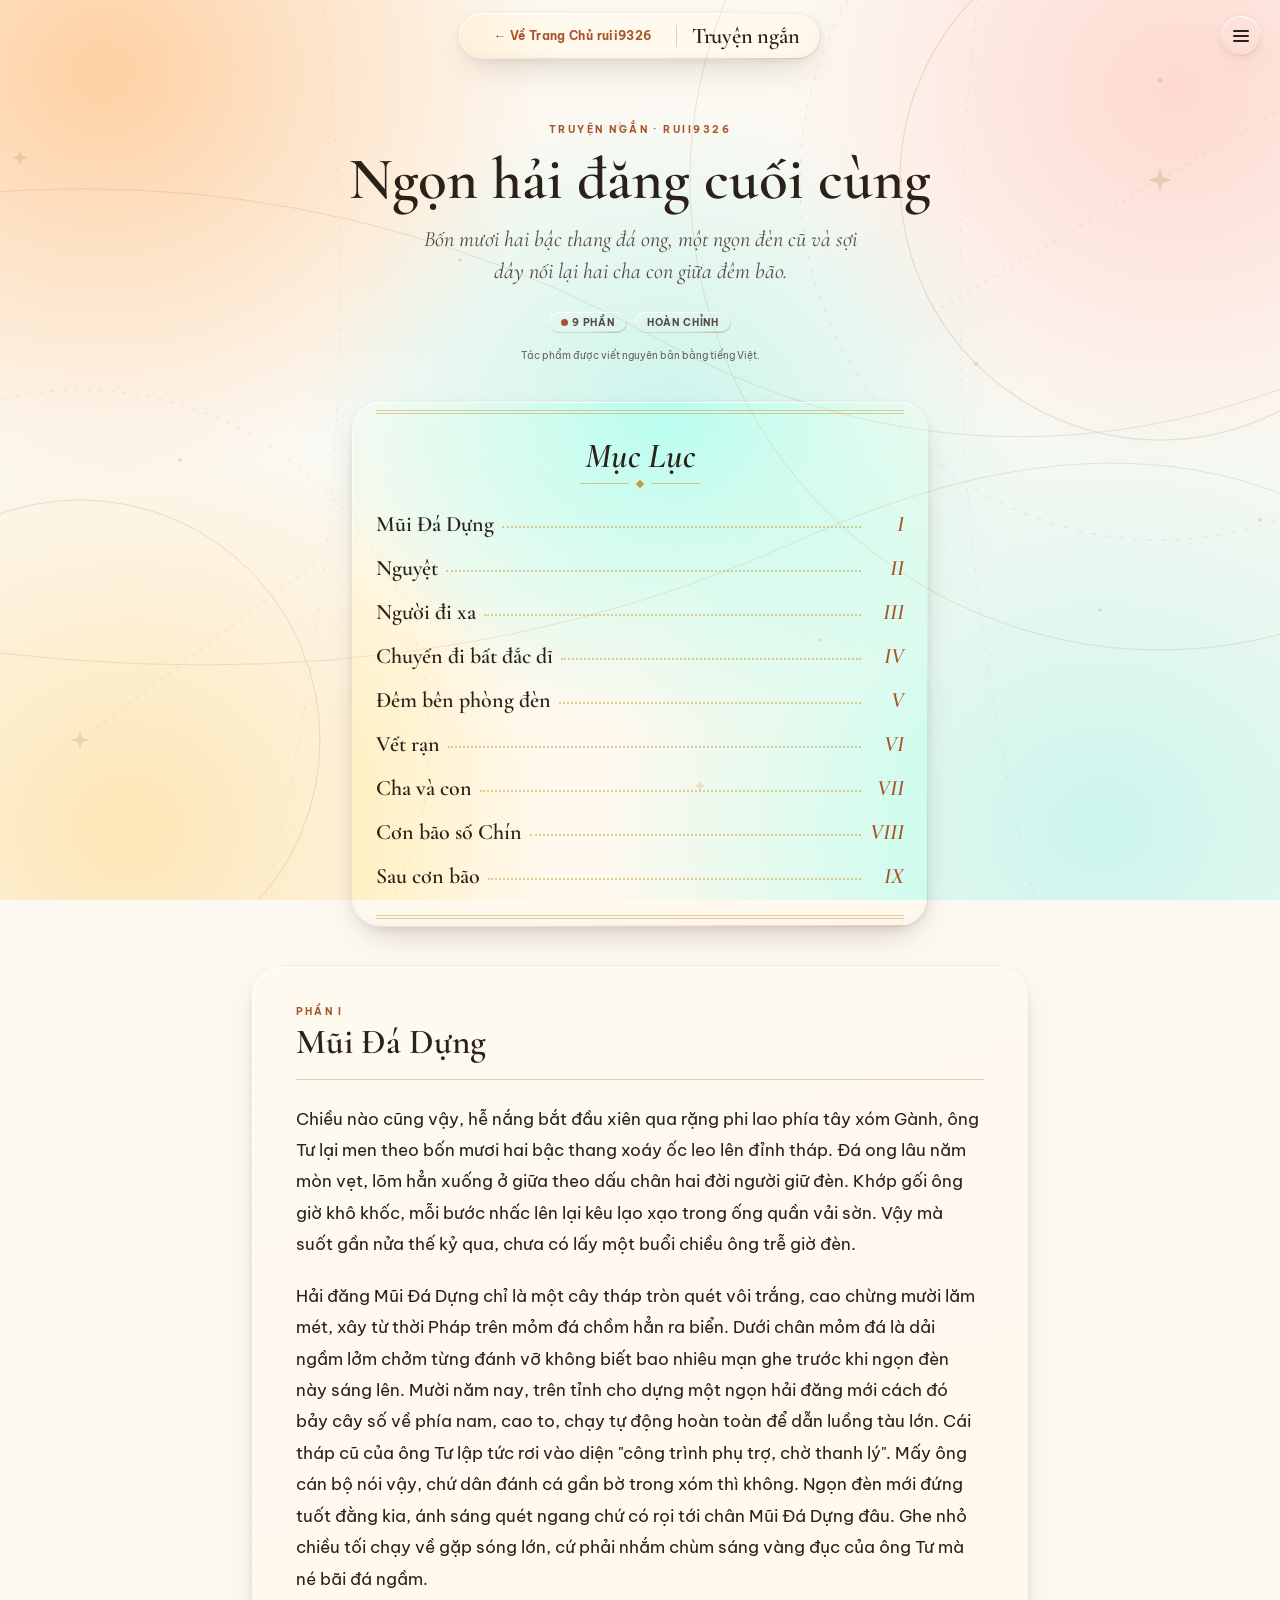
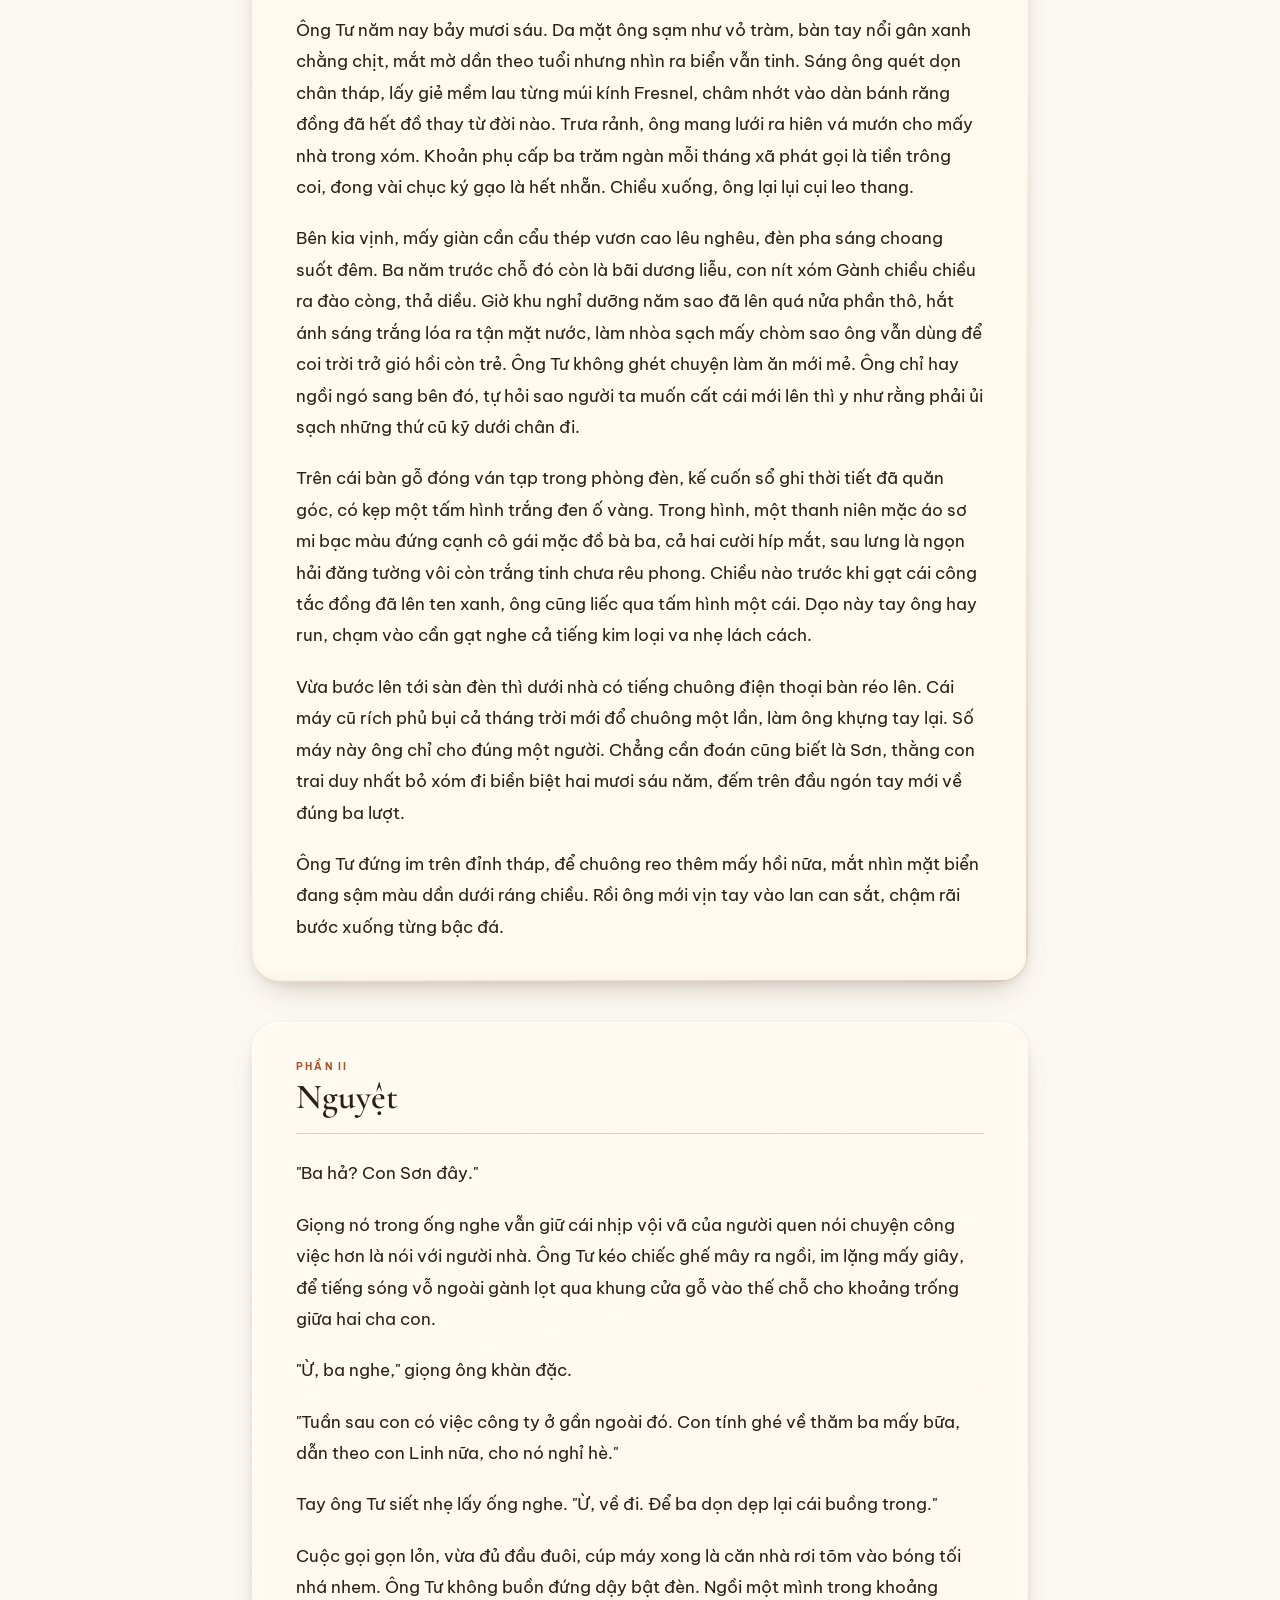
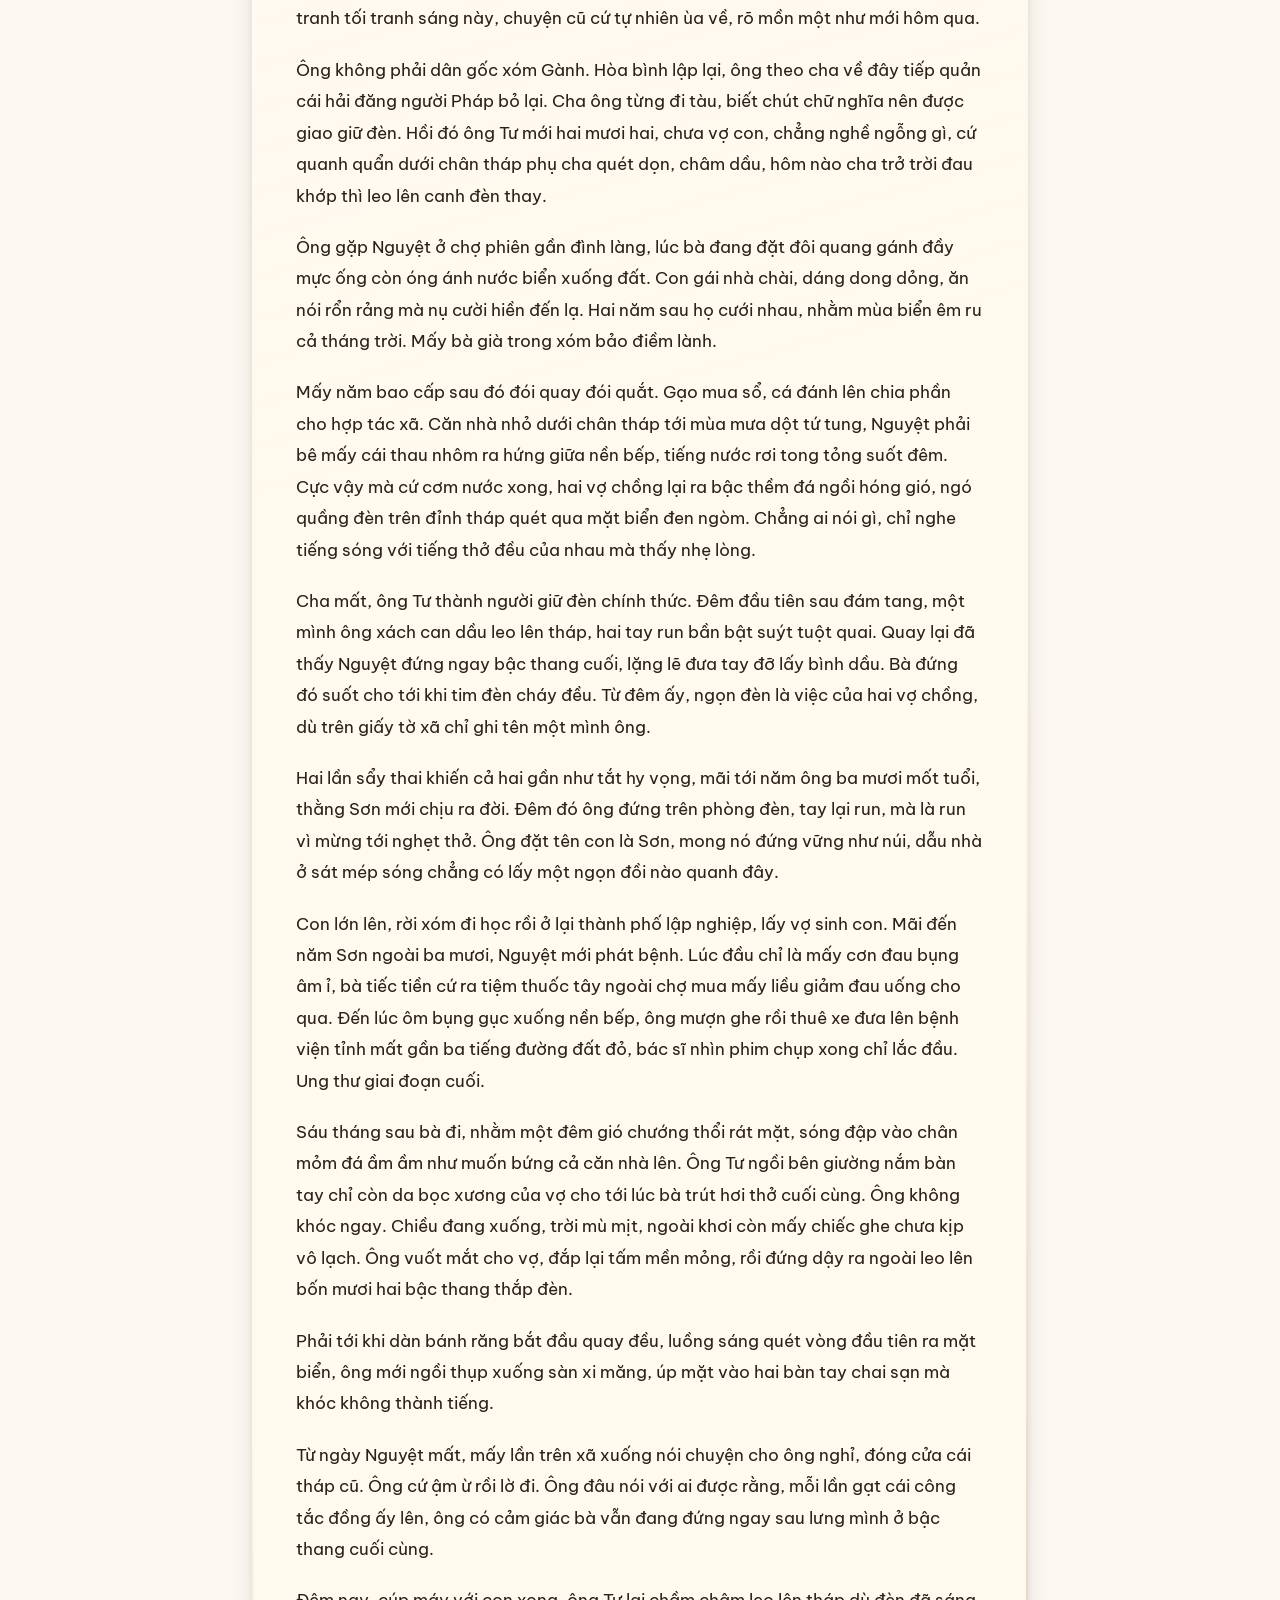
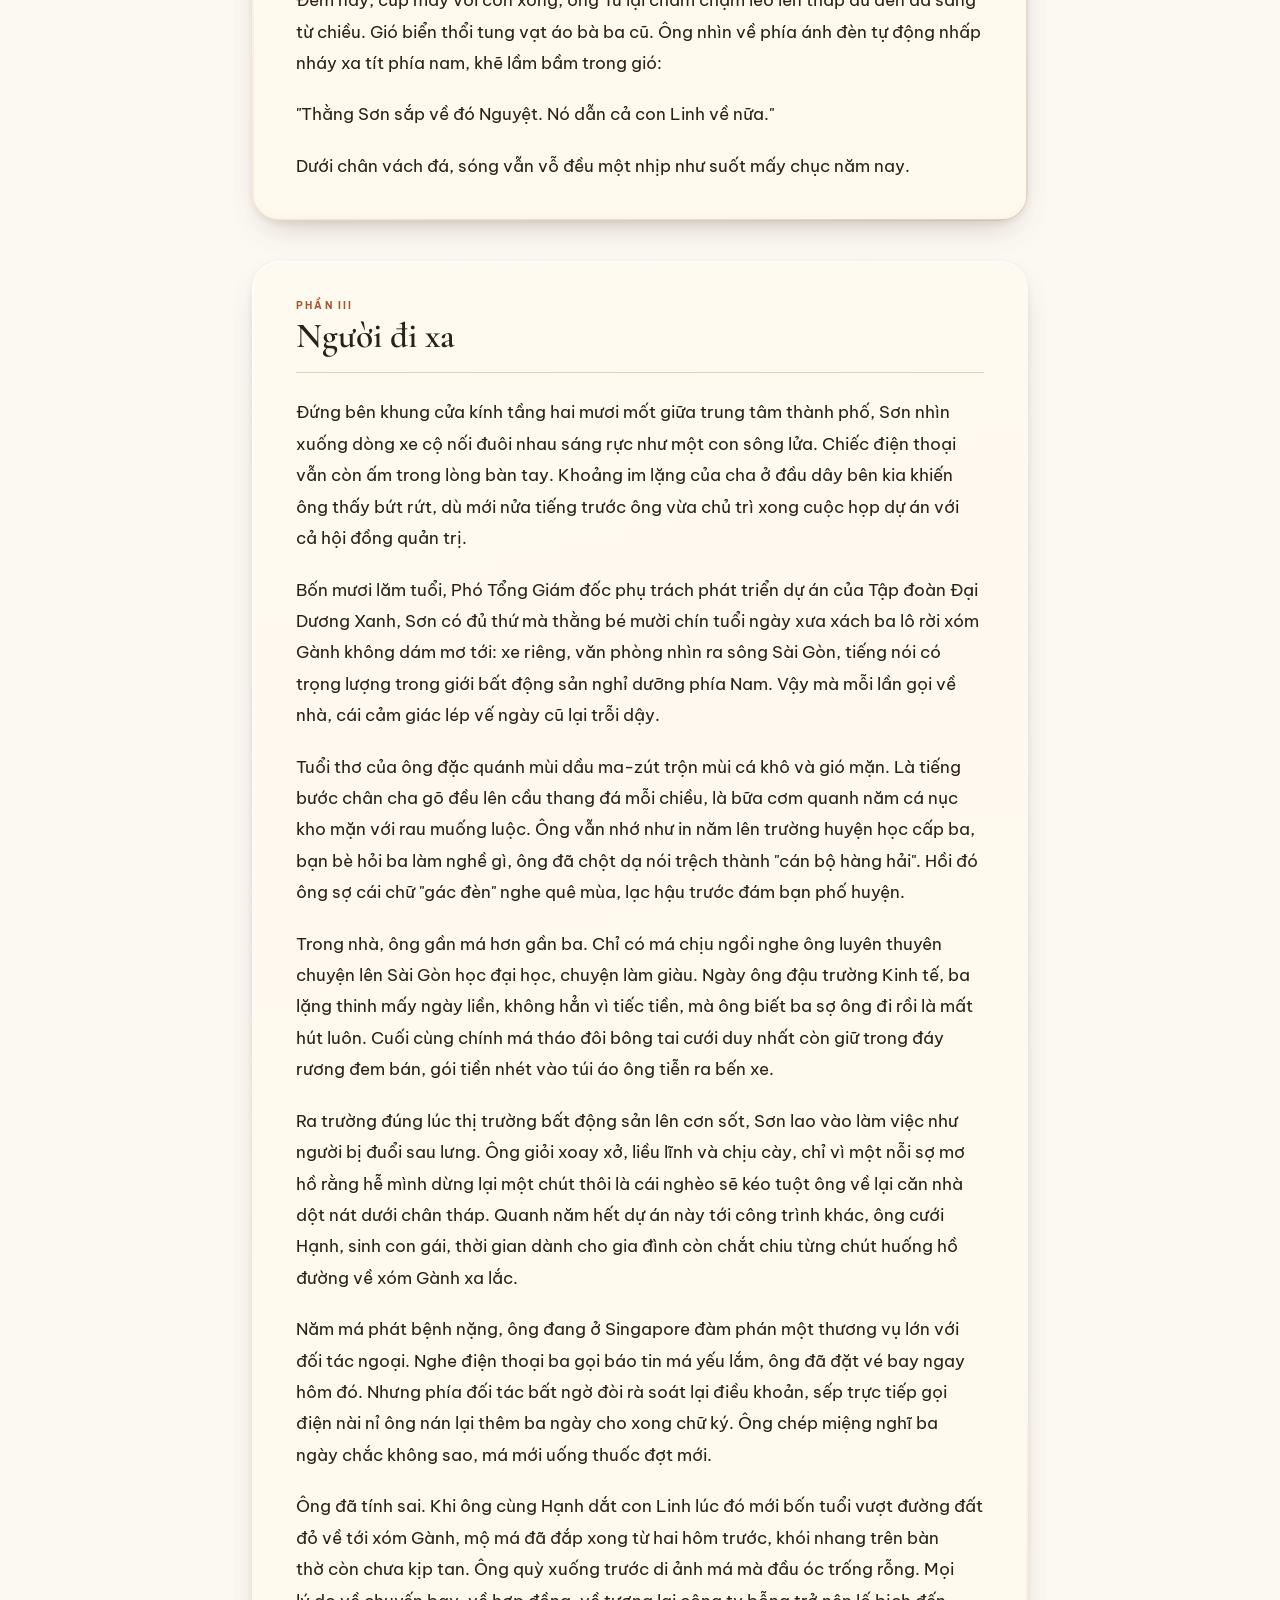
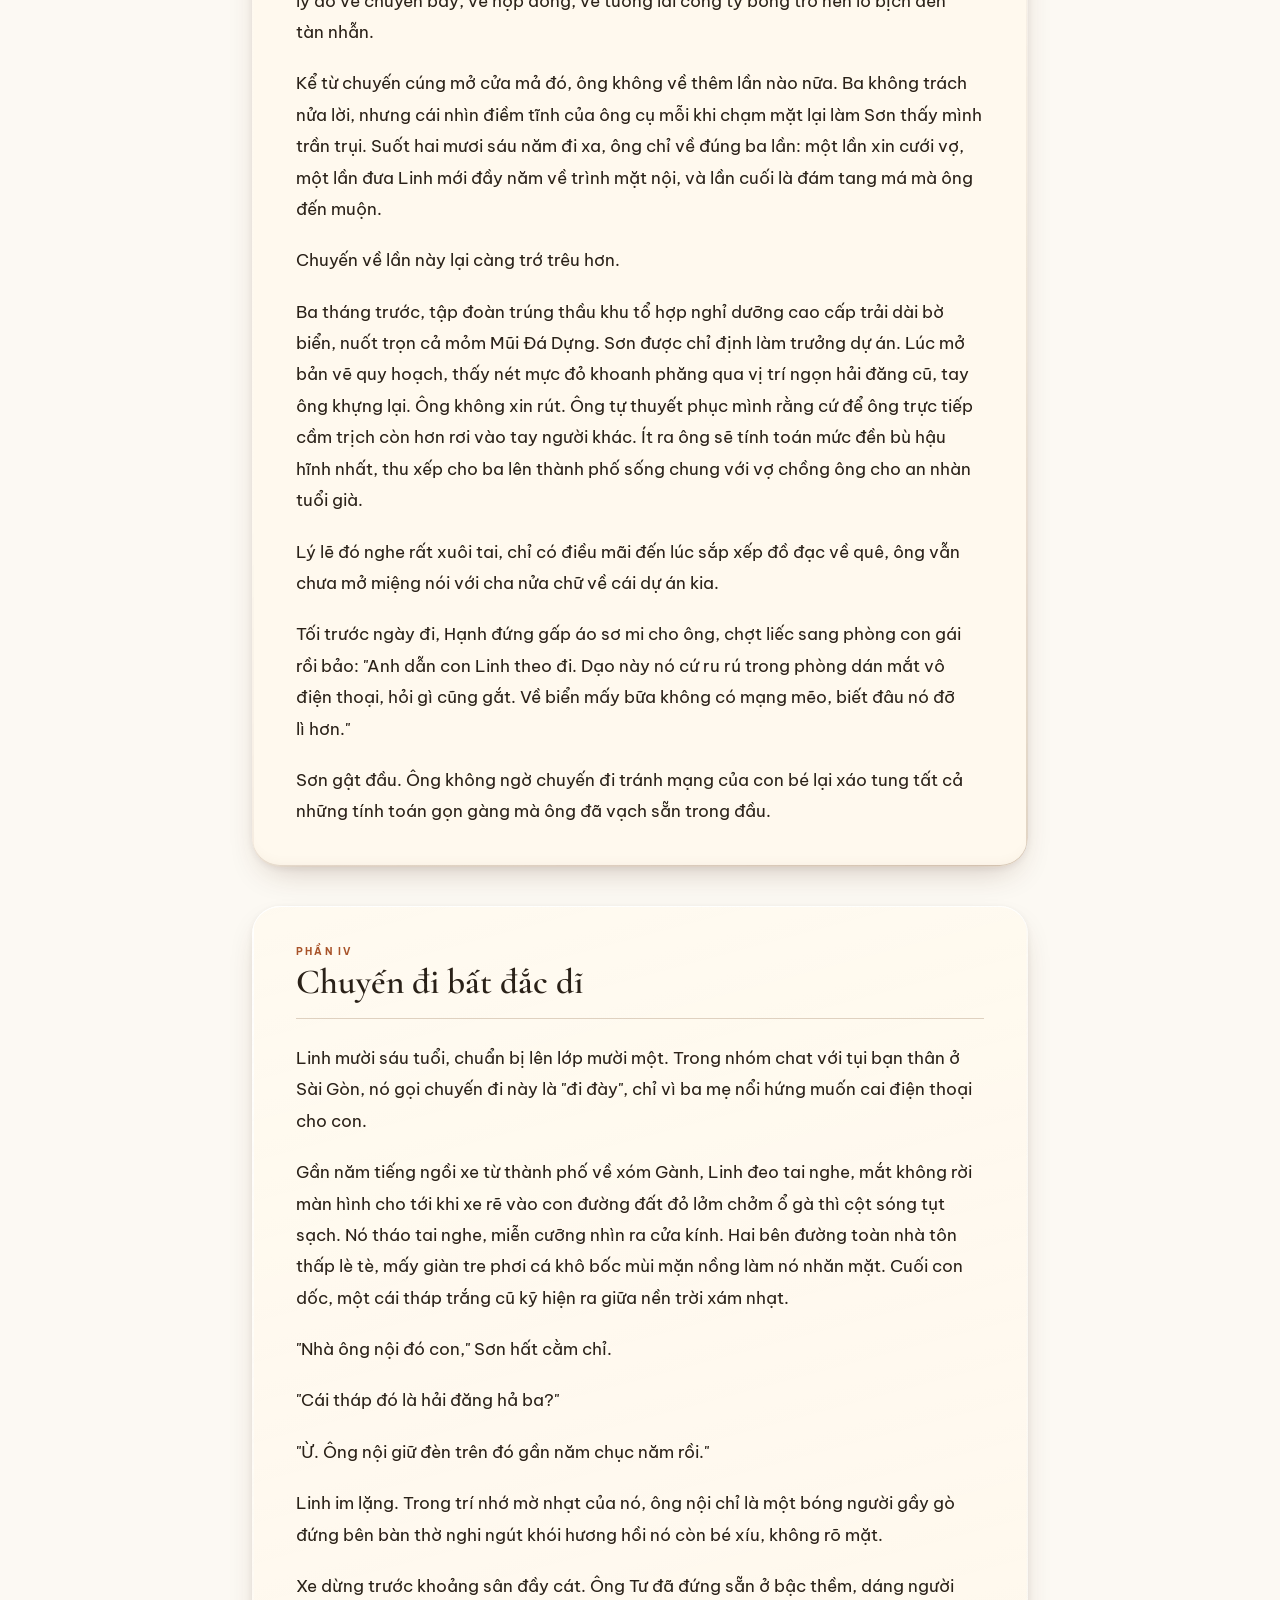
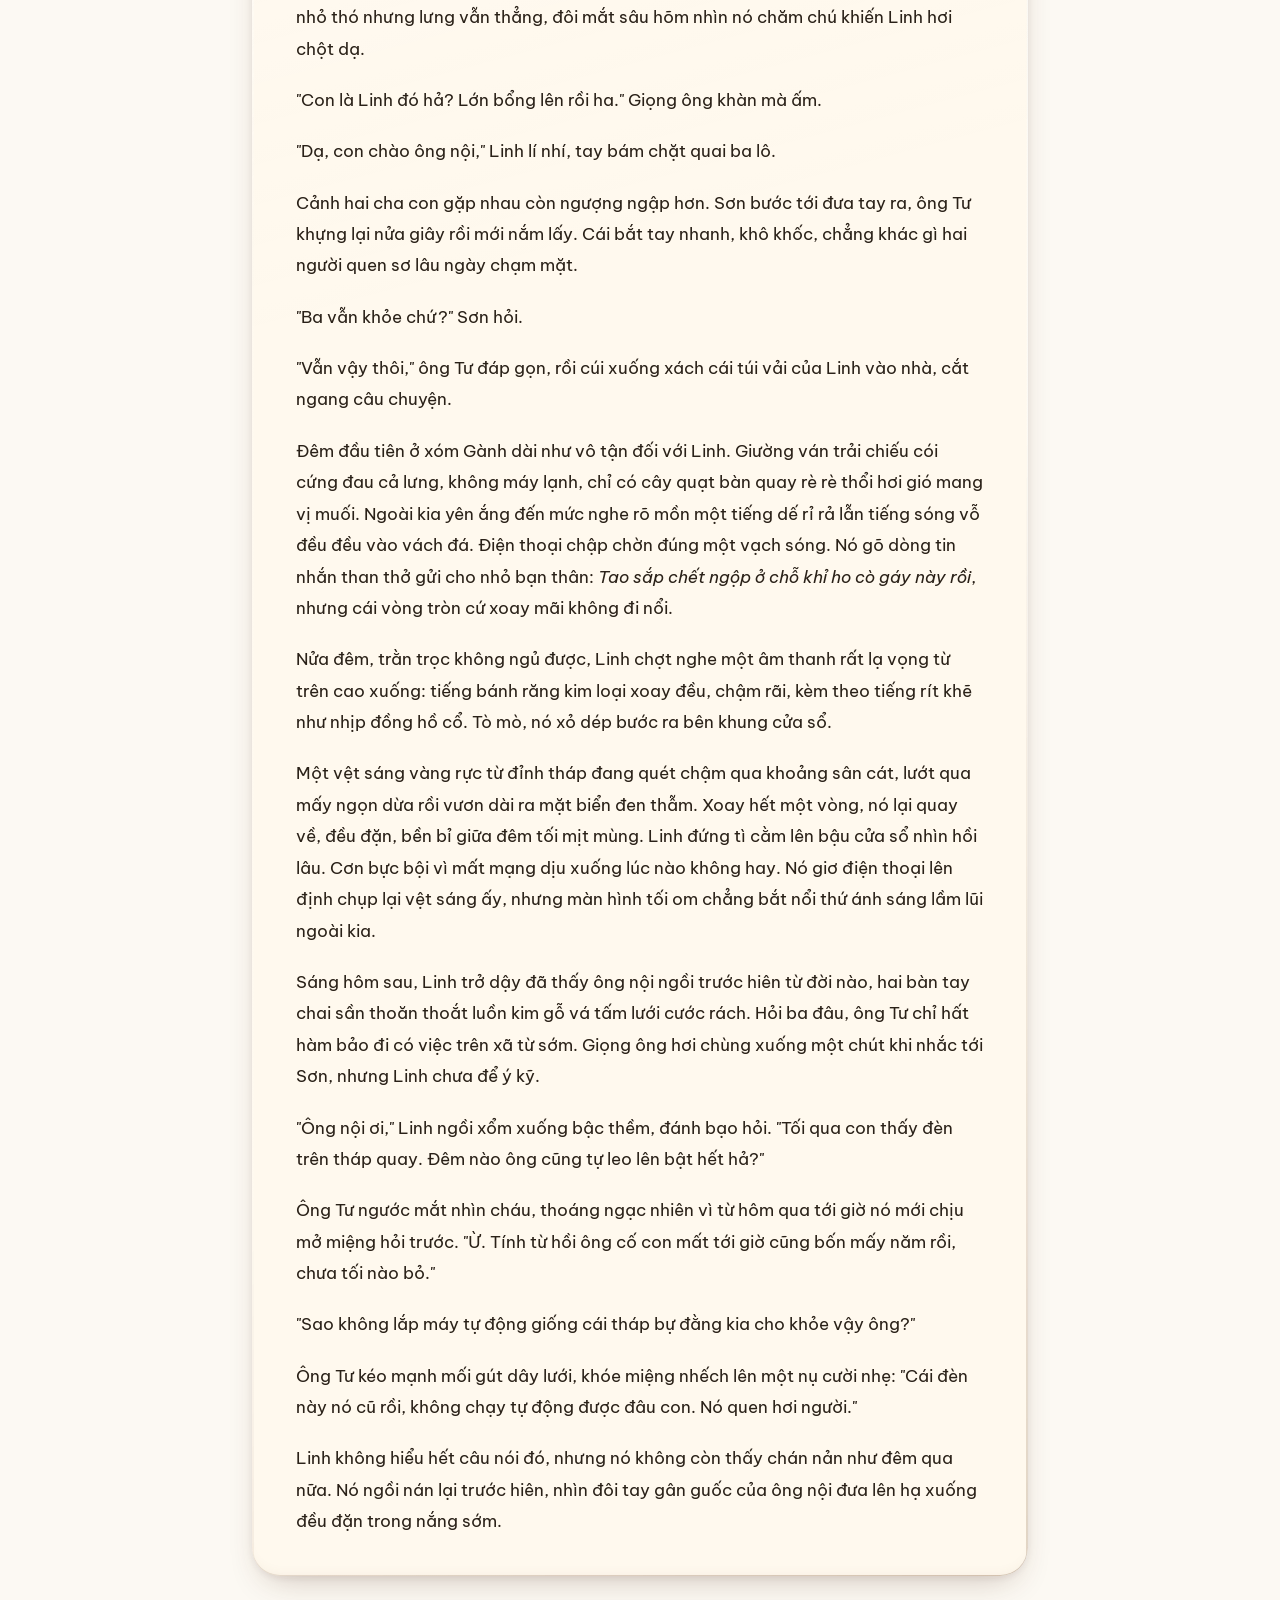
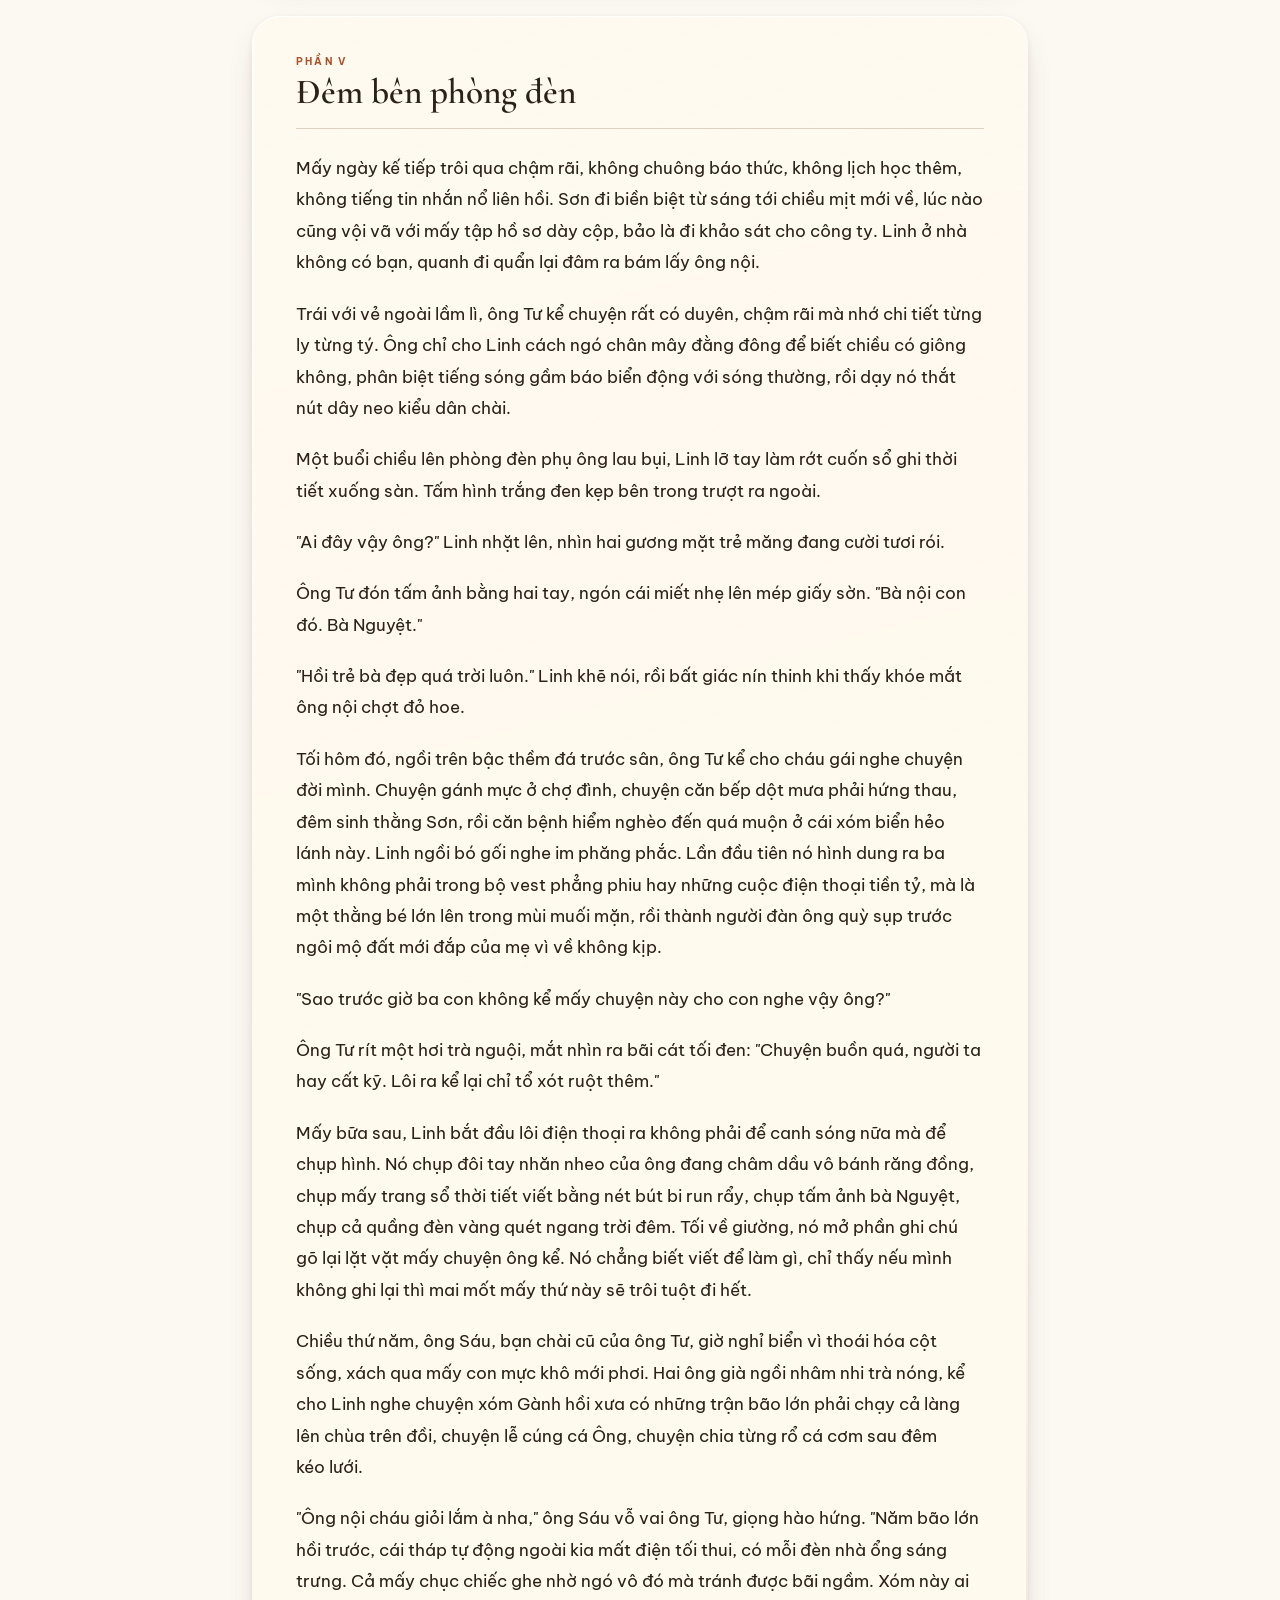
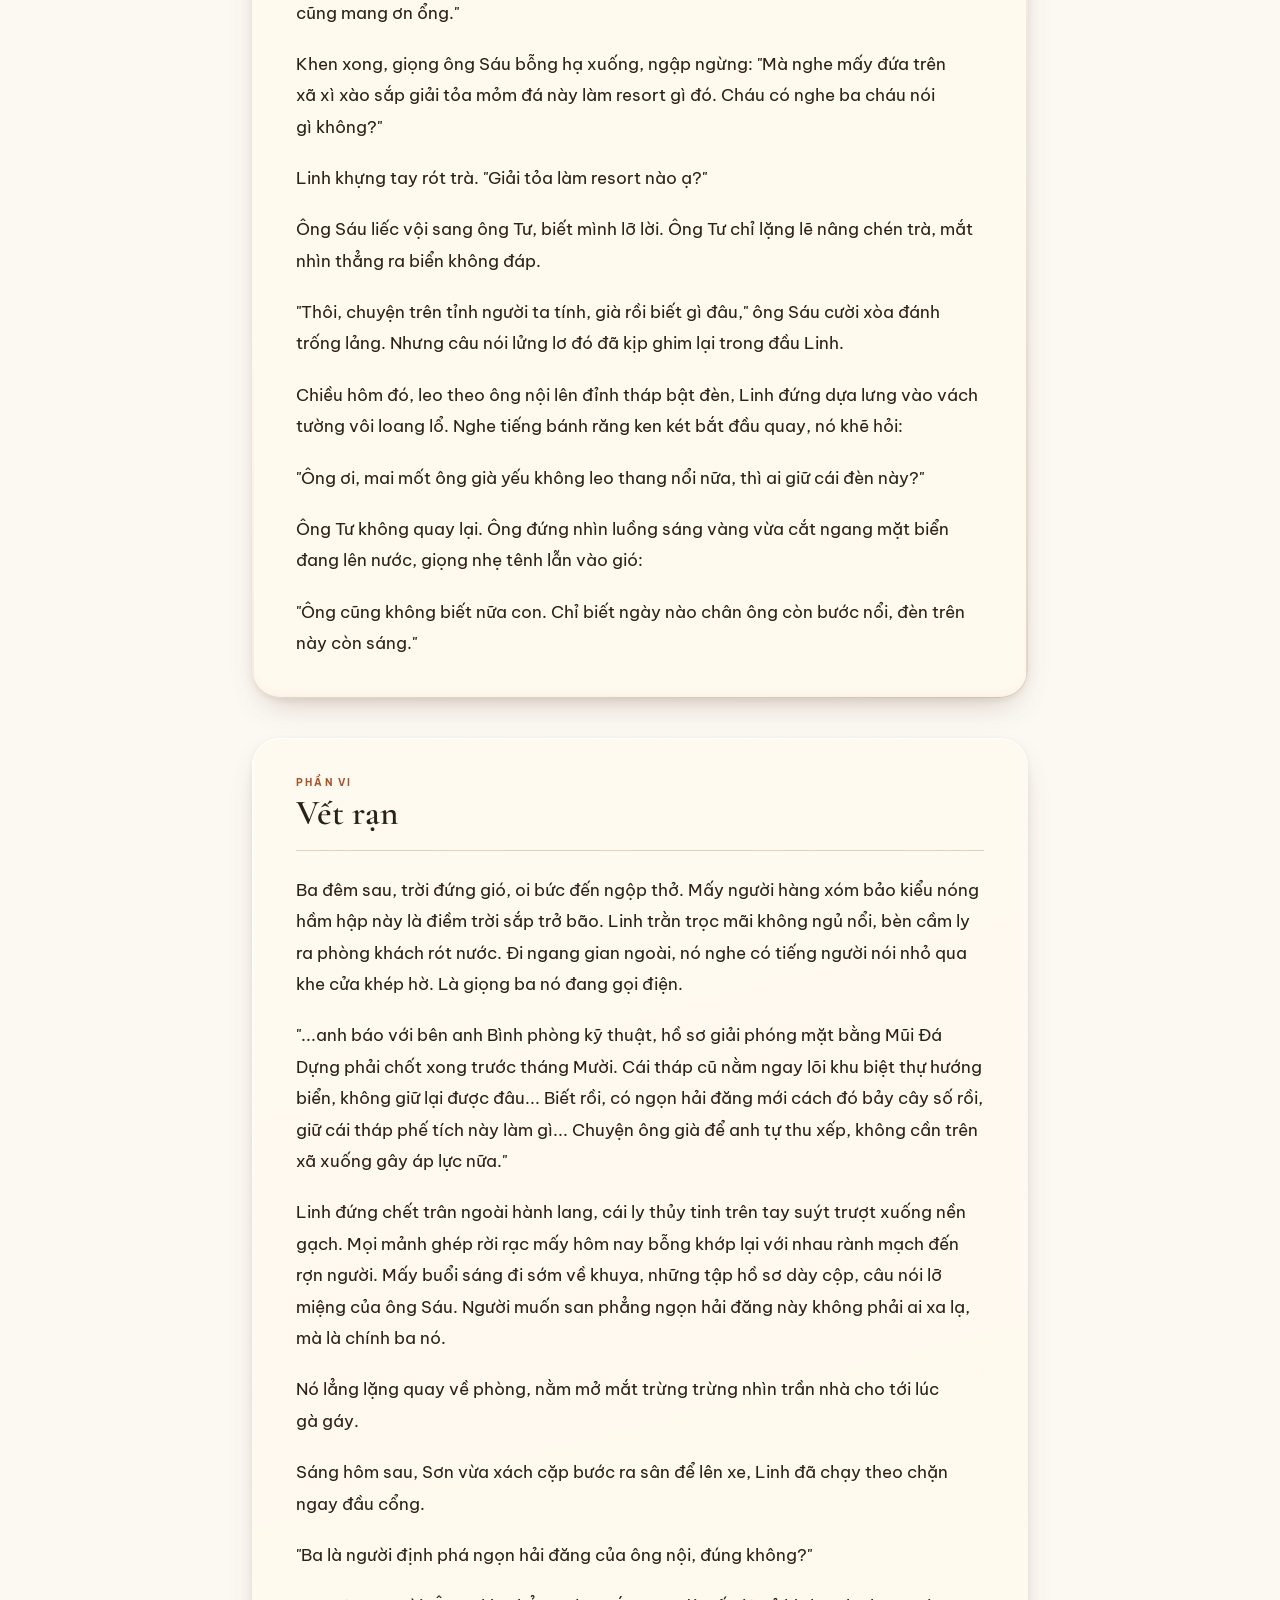
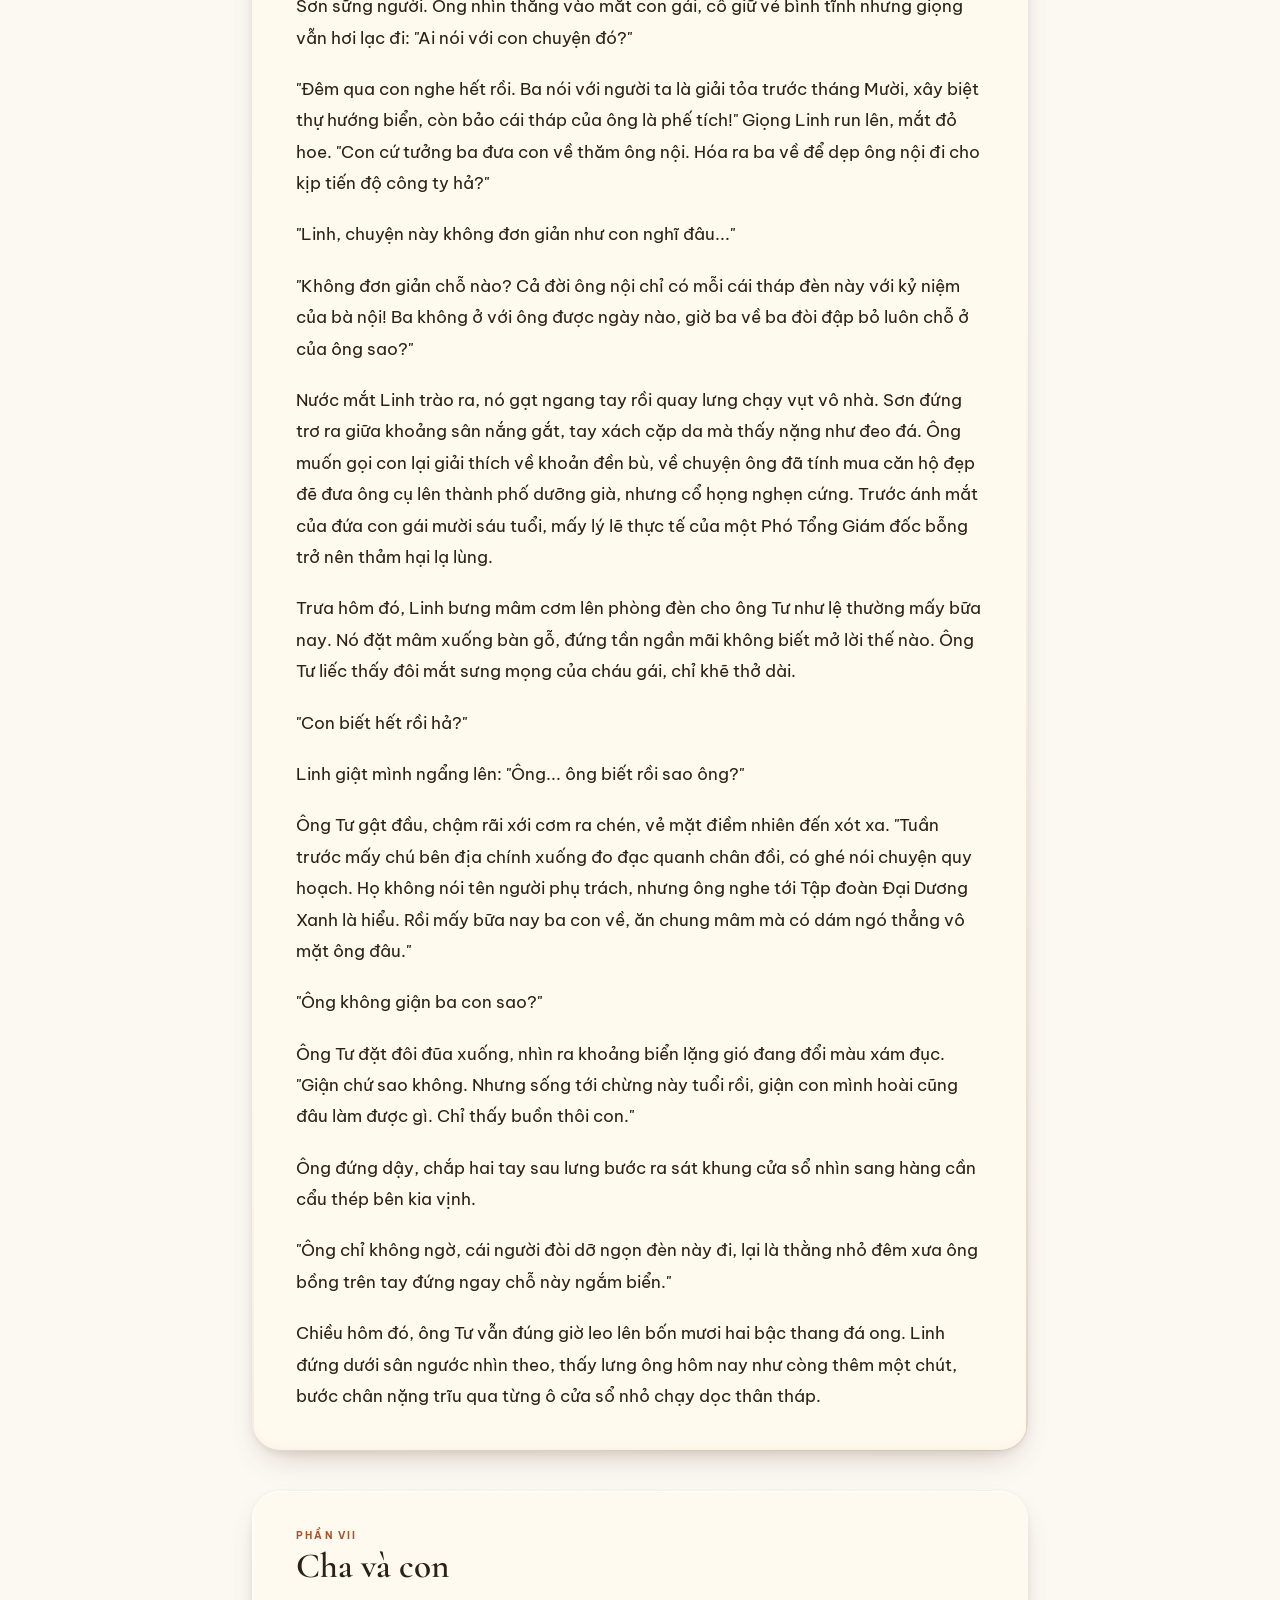
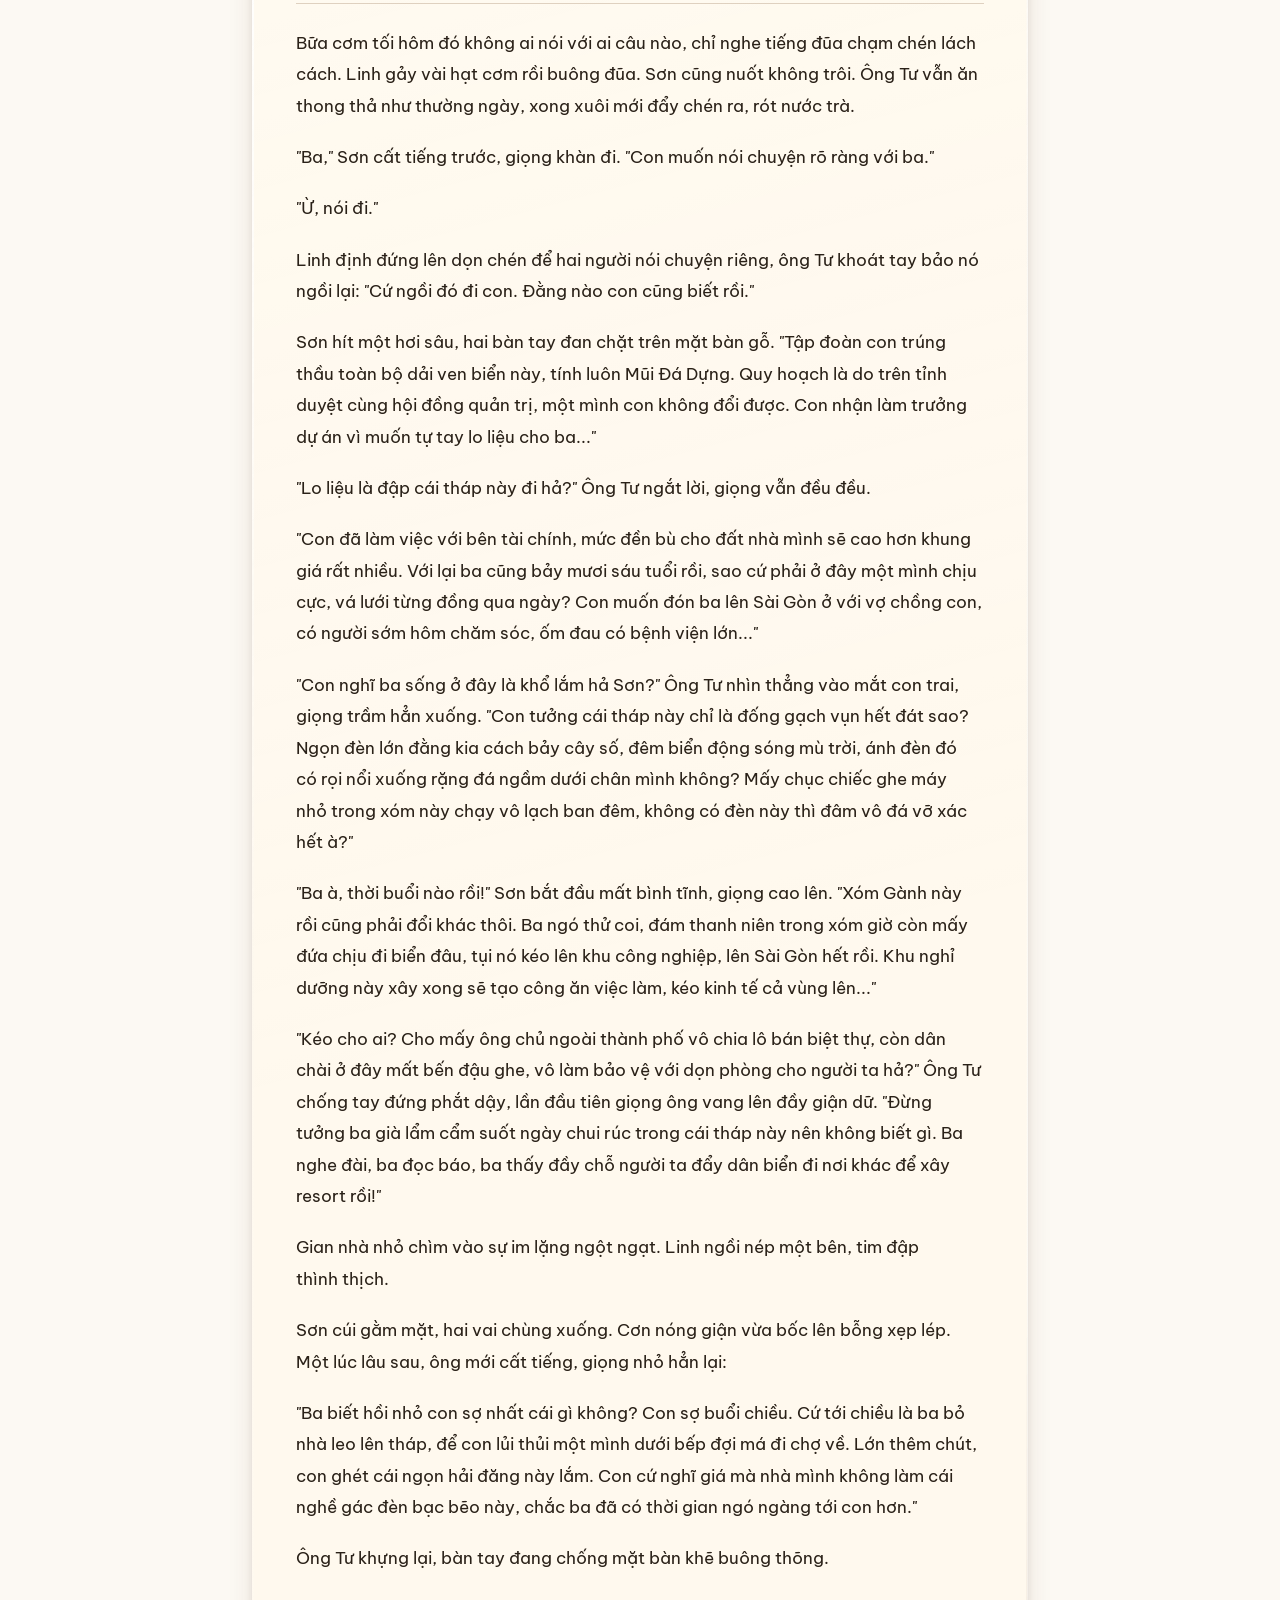
<file: truyen-ngan/ngon-hai-dang-cuoi-cung/index.html>
<!DOCTYPE html>
<html lang="vi">
<head>
<script>
(function () {
  try {
    var saved = localStorage.getItem('ruii9326-theme');
    var theme = saved === 'dark' || saved === 'light'
      ? saved
      : (window.matchMedia && window.matchMedia('(prefers-color-scheme: dark)').matches ? 'dark' : 'light');
    var canLiquid = /Chrome\/\d+/.test(navigator.userAgent);
    if (canLiquid) document.documentElement.classList.add('lg-can');
    var glass = canLiquid ? (localStorage.getItem('ruii9326-glass') === 'classic' ? 'classic' : 'liquid') : 'classic';
    document.documentElement.setAttribute('data-theme', theme);
    document.documentElement.setAttribute('data-glass-mode', glass);
  } catch (e) {
    document.documentElement.setAttribute('data-glass-mode', 'classic');
  }
})();
</script>
<meta charset="UTF-8">
<meta name="viewport" content="width=device-width, initial-scale=1.0, viewport-fit=cover">
<title>ruii9326 - Ngọn hải đăng cuối cùng</title>
<meta name="description" content="Truyện ngắn Ngọn hải đăng cuối cùng của ruii9326.">
<link rel="canonical" href="https://ruii9326.github.io/truyen-ngan/ngon-hai-dang-cuoi-cung/">
<link rel="icon" href="../../favicon.ico" sizes="48x48">
<link rel="icon" href="../../favicon.svg" type="image/svg+xml">
<link rel="apple-touch-icon" href="../../apple-touch-icon.png">
<meta property="og:type" content="article">
<meta property="og:site_name" content="ruii9326">
<meta property="og:locale" content="vi_VN">
<meta property="og:title" content="ruii9326 - Ngọn hải đăng cuối cùng">
<meta property="og:description" content="Truyện ngắn Ngọn hải đăng cuối cùng của ruii9326.">
<meta property="og:url" content="https://ruii9326.github.io/truyen-ngan/ngon-hai-dang-cuoi-cung/">
<meta property="og:image" content="https://ruii9326.github.io/og-image.png">
<meta property="og:image:width" content="1200">
<meta property="og:image:height" content="630">
<meta name="twitter:card" content="summary_large_image">
<link rel="stylesheet" href="https://fonts.googleapis.com/css2?family=Cormorant+Garamond:ital,wght@0,500;0,600;1,500;1,600&family=Be+Vietnam+Pro:wght@400;500;600;700&display=swap">
<link rel="stylesheet" href="../../tokens.css">
<link rel="stylesheet" href="../../style/site.css">
<link rel="stylesheet" href="../../style/story.css">
</head>
<body>

  <a href="#" id="backLink" class="back-link-icon" data-fallback="../../" aria-label="Quay lại" data-aria-vi="Quay lại" data-aria-en="Go back">
    <svg viewBox="0 0 24 24" fill="none" stroke="currentColor" stroke-width="2" stroke-linecap="round" stroke-linejoin="round" aria-hidden="true"><path d="M19 12H5M11 18l-6-6 6-6"/></svg>
  </a>

  <div class="settings-menu" id="settingsMenu">
    <button class="menu-toggle" type="button" id="settingsMenuToggle" aria-haspopup="true" aria-expanded="false" aria-controls="settingsPopover" aria-label="Cài đặt" data-aria-vi="Cài đặt" data-aria-en="Settings">
      <span class="menu-toggle-bars" aria-hidden="true"><span></span><span></span><span></span></span>
    </button>
    <div class="settings-popover" id="settingsPopover" role="menu">
      <div class="settings-group">
        <p class="settings-group-label" data-i18n data-vi="Ngôn ngữ" data-en="Language">Ngôn ngữ</p>
        <div class="language-switcher" id="languageSwitcher" role="group" aria-label="Ngôn ngữ / Language">
          <button class="lang-btn active" type="button" data-lang="vi" aria-pressed="true">VI</button>
          <button class="lang-btn" type="button" data-lang="en" aria-pressed="false">EN</button>
        </div>
      </div>
      <div class="settings-divider" role="separator"></div>
      <div class="settings-group">
        <p class="settings-group-label" data-i18n data-vi="Giao diện" data-en="Theme">Giao diện</p>
        <div class="theme-switcher" id="themeSwitcher" role="group" aria-label="Giao diện sáng / tối" data-aria-vi="Giao diện sáng / tối" data-aria-en="Light / dark theme">
          <button class="theme-btn active" type="button" data-theme-choice="light" aria-pressed="true">
            <svg viewBox="0 0 24 24" fill="none" stroke="currentColor" stroke-width="2" stroke-linecap="round" stroke-linejoin="round" aria-hidden="true"><circle cx="12" cy="12" r="4"/><path d="M12 2v2M12 20v2M4.93 4.93l1.41 1.41M17.66 17.66l1.41 1.41M2 12h2M20 12h2M4.93 19.07l1.41-1.41M17.66 6.34l1.41-1.41"/></svg>
            <span data-i18n data-vi="Sáng" data-en="Light">Sáng</span>
          </button>
          <button class="theme-btn" type="button" data-theme-choice="dark" aria-pressed="false">
            <svg viewBox="0 0 24 24" fill="none" stroke="currentColor" stroke-width="2" stroke-linecap="round" stroke-linejoin="round" aria-hidden="true"><path d="M21 12.79A9 9 0 1 1 11.21 3 7 7 0 0 0 21 12.79Z"/></svg>
            <span data-i18n data-vi="Tối" data-en="Dark">Tối</span>
          </button>
        </div>
      </div>
      <div class="settings-divider glass-opt" role="separator"></div>
      <div class="settings-group glass-opt">
        <p class="settings-group-label" data-i18n data-vi="Hiệu ứng kính" data-en="Glass effect">Hiệu ứng kính</p>
        <div class="glass-switcher" id="glassSwitcher" role="group" aria-label="Hiệu ứng kính" data-aria-vi="Hiệu ứng kính" data-aria-en="Glass effect">
          <span class="lg-thumb" aria-hidden="true"></span>
          <button class="glass-btn active" type="button" data-glass-choice="liquid" aria-pressed="true">
            <svg viewBox="0 0 24 24" fill="none" stroke="currentColor" stroke-width="2" stroke-linecap="round" stroke-linejoin="round" aria-hidden="true"><path d="M12 2.5s6 6.2 6 10.5a6 6 0 0 1-12 0C6 8.7 12 2.5 12 2.5Z"/></svg>
            <span data-i18n data-vi="Liquid" data-en="Liquid">Liquid</span>
          </button>
          <button class="glass-btn" type="button" data-glass-choice="classic" aria-pressed="false">
            <svg viewBox="0 0 24 24" fill="none" stroke="currentColor" stroke-width="2" stroke-linecap="round" stroke-linejoin="round" aria-hidden="true"><rect x="4" y="4" width="16" height="16" rx="4"/></svg>
            <span data-i18n data-vi="Cổ điển" data-en="Classic">Cổ điển</span>
          </button>
        </div>
      </div>
    </div>
  </div>

  <button class="to-top" id="toTop" type="button" aria-label="Về mục lục" data-aria-vi="Về mục lục" data-aria-en="Back to contents">
    <svg viewBox="0 0 24 24" fill="none" stroke="currentColor" stroke-width="2" stroke-linecap="round" stroke-linejoin="round" aria-hidden="true"><path d="M6 15l6-6 6 6"/></svg>
  </button>

<main id="main">

  <header class="mast">
    <div class="mast-pill">
      <p class="mast-line">
        <a href="../../" data-i18n data-vi="← Về Trang Chủ ruii9326" data-en="← Back to ruii9326 Home">← Về Trang Chủ ruii9326</a>
      </p>
      <p class="mast-name" data-i18n data-vi="Truyện ngắn" data-en="Short Story">Truyện ngắn</p>
    </div>
  </header>

  <header class="story-hero">
    <div class="reveal" style="--i:0">
      <p class="story-eyebrow" data-i18n data-vi="Truyện ngắn · ruii9326" data-en="Short Story · ruii9326">Truyện ngắn · ruii9326</p>
      <h1>Ngọn hải đăng cuối cùng</h1>
      <p class="story-tagline" data-i18n data-vi="Bốn mươi hai bậc thang đá ong, một ngọn đèn cũ và sợi dây nối lại hai cha con giữa đêm bão." data-en="Forty-two laterite steps, an old lamp, and a storm that reunites father and son.">Bốn mươi hai bậc thang đá ong, một ngọn đèn cũ và sợi dây nối lại hai cha con giữa đêm bão.</p>
    </div>
    <div class="story-meta reveal" style="--i:1">
      <span class="mini-pill"><span class="dot" aria-hidden="true"></span><span data-i18n data-vi="9 phần" data-en="9 parts">9 phần</span></span>
      <span class="mini-pill"><span data-i18n data-vi="Hoàn chỉnh" data-en="Complete">Hoàn chỉnh</span></span>
    </div>
    <p class="story-lang-note" data-i18n data-vi="Tác phẩm được viết nguyên bản bằng tiếng Việt." data-en="This short story is presented in its original Vietnamese prose."></p>
  </header>

  <nav class="toc" id="toc" aria-label="Mục lục truyện" data-aria-vi="Mục lục truyện" data-aria-en="Story contents">
    <div class="toc-card">
      <span class="toc-rule" aria-hidden="true"></span>
      <div class="toc-head">
        <h2 class="toc-title" data-i18n data-vi="Mục Lục" data-en="Contents">Mục Lục</h2>
        <span class="toc-orn" aria-hidden="true"><i></i></span>
      </div>
      <ol class="toc-list">
        <li>
          <a class="toc-link" href="#part-1">
            <span class="toc-label">Mũi Đá Dựng</span>
            <span class="toc-dots" aria-hidden="true"></span>
            <span class="toc-num" aria-hidden="true">I</span>
          </a>
        </li>
        <li>
          <a class="toc-link" href="#part-2">
            <span class="toc-label">Nguyệt</span>
            <span class="toc-dots" aria-hidden="true"></span>
            <span class="toc-num" aria-hidden="true">II</span>
          </a>
        </li>
        <li>
          <a class="toc-link" href="#part-3">
            <span class="toc-label">Người đi xa</span>
            <span class="toc-dots" aria-hidden="true"></span>
            <span class="toc-num" aria-hidden="true">III</span>
          </a>
        </li>
        <li>
          <a class="toc-link" href="#part-4">
            <span class="toc-label">Chuyến đi bất đắc dĩ</span>
            <span class="toc-dots" aria-hidden="true"></span>
            <span class="toc-num" aria-hidden="true">IV</span>
          </a>
        </li>
        <li>
          <a class="toc-link" href="#part-5">
            <span class="toc-label">Đêm bên phòng đèn</span>
            <span class="toc-dots" aria-hidden="true"></span>
            <span class="toc-num" aria-hidden="true">V</span>
          </a>
        </li>
        <li>
          <a class="toc-link" href="#part-6">
            <span class="toc-label">Vết rạn</span>
            <span class="toc-dots" aria-hidden="true"></span>
            <span class="toc-num" aria-hidden="true">VI</span>
          </a>
        </li>
        <li>
          <a class="toc-link" href="#part-7">
            <span class="toc-label">Cha và con</span>
            <span class="toc-dots" aria-hidden="true"></span>
            <span class="toc-num" aria-hidden="true">VII</span>
          </a>
        </li>
        <li>
          <a class="toc-link" href="#part-8">
            <span class="toc-label">Cơn bão số Chín</span>
            <span class="toc-dots" aria-hidden="true"></span>
            <span class="toc-num" aria-hidden="true">VIII</span>
          </a>
        </li>
        <li>
          <a class="toc-link" href="#part-9">
            <span class="toc-label">Sau cơn bão</span>
            <span class="toc-dots" aria-hidden="true"></span>
            <span class="toc-num" aria-hidden="true">IX</span>
          </a>
        </li>
      </ol>
      <span class="toc-rule" aria-hidden="true"></span>
    </div>
  </nav>

  <section class="story-body" aria-label="Nội dung truyện" data-aria-vi="Nội dung truyện" data-aria-en="Story text">
    <article class="now-card story-part" id="part-1">
      <header class="story-part__head">
        <p class="story-part__kicker"><span data-i18n data-vi="Phần I" data-en="Part I">Phần I</span></p>
        <h2 class="story-part__title">Mũi Đá Dựng</h2>
      </header>
      <div class="story-prose">
        <p>Chiều nào cũng vậy, hễ nắng bắt đầu xiên qua rặng phi lao phía tây xóm Gành, ông Tư lại men theo bốn mươi hai bậc thang xoáy ốc leo lên đỉnh tháp. Đá ong lâu năm mòn vẹt, lõm hẳn xuống ở giữa theo dấu chân hai đời người giữ đèn. Khớp gối ông giờ khô khốc, mỗi bước nhấc lên lại kêu lạo xạo trong ống quần vải sờn. Vậy mà suốt gần nửa thế kỷ qua, chưa có lấy một buổi chiều ông trễ giờ đèn.</p>
        <p>Hải đăng Mũi Đá Dựng chỉ là một cây tháp tròn quét vôi trắng, cao chừng mười lăm mét, xây từ thời Pháp trên mỏm đá chồm hẳn ra biển. Dưới chân mỏm đá là dải ngầm lởm chởm từng đánh vỡ không biết bao nhiêu mạn ghe trước khi ngọn đèn này sáng lên. Mười năm nay, trên tỉnh cho dựng một ngọn hải đăng mới cách đó bảy cây số về phía nam, cao to, chạy tự động hoàn toàn để dẫn luồng tàu lớn. Cái tháp cũ của ông Tư lập tức rơi vào diện "công trình phụ trợ, chờ thanh lý". Mấy ông cán bộ nói vậy, chứ dân đánh cá gần bờ trong xóm thì không. Ngọn đèn mới đứng tuốt đằng kia, ánh sáng quét ngang chứ có rọi tới chân Mũi Đá Dựng đâu. Ghe nhỏ chiều tối chạy về gặp sóng lớn, cứ phải nhắm chùm sáng vàng đục của ông Tư mà né bãi đá ngầm.</p>
        <p>Ông Tư năm nay bảy mươi sáu. Da mặt ông sạm như vỏ tràm, bàn tay nổi gân xanh chằng chịt, mắt mờ dần theo tuổi nhưng nhìn ra biển vẫn tinh. Sáng ông quét dọn chân tháp, lấy giẻ mềm lau từng múi kính Fresnel, châm nhớt vào dàn bánh răng đồng đã hết đồ thay từ đời nào. Trưa rảnh, ông mang lưới ra hiên vá mướn cho mấy nhà trong xóm. Khoản phụ cấp ba trăm ngàn mỗi tháng xã phát gọi là tiền trông coi, đong vài chục ký gạo là hết nhẵn. Chiều xuống, ông lại lụi cụi leo thang.</p>
        <p>Bên kia vịnh, mấy giàn cần cẩu thép vươn cao lêu nghêu, đèn pha sáng choang suốt đêm. Ba năm trước chỗ đó còn là bãi dương liễu, con nít xóm Gành chiều chiều ra đào còng, thả diều. Giờ khu nghỉ dưỡng năm sao đã lên quá nửa phần thô, hắt ánh sáng trắng lóa ra tận mặt nước, làm nhòa sạch mấy chòm sao ông vẫn dùng để coi trời trở gió hồi còn trẻ. Ông Tư không ghét chuyện làm ăn mới mẻ. Ông chỉ hay ngồi ngó sang bên đó, tự hỏi sao người ta muốn cất cái mới lên thì y như rằng phải ủi sạch những thứ cũ kỹ dưới chân đi.</p>
        <p>Trên cái bàn gỗ đóng ván tạp trong phòng đèn, kế cuốn sổ ghi thời tiết đã quăn góc, có kẹp một tấm hình trắng đen ố vàng. Trong hình, một thanh niên mặc áo sơ mi bạc màu đứng cạnh cô gái mặc đồ bà ba, cả hai cười híp mắt, sau lưng là ngọn hải đăng tường vôi còn trắng tinh chưa rêu phong. Chiều nào trước khi gạt cái công tắc đồng đã lên ten xanh, ông cũng liếc qua tấm hình một cái. Dạo này tay ông hay run, chạm vào cần gạt nghe cả tiếng kim loại va nhẹ lách cách.</p>
        <p>Vừa bước lên tới sàn đèn thì dưới nhà có tiếng chuông điện thoại bàn réo lên. Cái máy cũ rích phủ bụi cả tháng trời mới đổ chuông một lần, làm ông khựng tay lại. Số máy này ông chỉ cho đúng một người. Chẳng cần đoán cũng biết là Sơn, thằng con trai duy nhất bỏ xóm đi biền biệt hai mươi sáu năm, đếm trên đầu ngón tay mới về đúng ba lượt.</p>
        <p>Ông Tư đứng im trên đỉnh tháp, để chuông reo thêm mấy hồi nữa, mắt nhìn mặt biển đang sậm màu dần dưới ráng chiều. Rồi ông mới vịn tay vào lan can sắt, chậm rãi bước xuống từng bậc đá.</p>
      </div>
    </article>
    <article class="now-card story-part" id="part-2">
      <header class="story-part__head">
        <p class="story-part__kicker"><span data-i18n data-vi="Phần II" data-en="Part II">Phần II</span></p>
        <h2 class="story-part__title">Nguyệt</h2>
      </header>
      <div class="story-prose">
        <p>"Ba hả? Con Sơn đây."</p>
        <p>Giọng nó trong ống nghe vẫn giữ cái nhịp vội vã của người quen nói chuyện công việc hơn là nói với người nhà. Ông Tư kéo chiếc ghế mây ra ngồi, im lặng mấy giây, để tiếng sóng vỗ ngoài gành lọt qua khung cửa gỗ vào thế chỗ cho khoảng trống giữa hai cha con.</p>
        <p>"Ừ, ba nghe," giọng ông khàn đặc.</p>
        <p>"Tuần sau con có việc công ty ở gần ngoài đó. Con tính ghé về thăm ba mấy bữa, dẫn theo con Linh nữa, cho nó nghỉ hè."</p>
        <p>Tay ông Tư siết nhẹ lấy ống nghe. "Ừ, về đi. Để ba dọn dẹp lại cái buồng trong."</p>
        <p>Cuộc gọi gọn lỏn, vừa đủ đầu đuôi, cúp máy xong là căn nhà rơi tõm vào bóng tối nhá nhem. Ông Tư không buồn đứng dậy bật đèn. Ngồi một mình trong khoảng tranh tối tranh sáng này, chuyện cũ cứ tự nhiên ùa về, rõ mồn một như mới hôm qua.</p>
        <p>Ông không phải dân gốc xóm Gành. Hòa bình lập lại, ông theo cha về đây tiếp quản cái hải đăng người Pháp bỏ lại. Cha ông từng đi tàu, biết chút chữ nghĩa nên được giao giữ đèn. Hồi đó ông Tư mới hai mươi hai, chưa vợ con, chẳng nghề ngỗng gì, cứ quanh quẩn dưới chân tháp phụ cha quét dọn, châm dầu, hôm nào cha trở trời đau khớp thì leo lên canh đèn thay.</p>
        <p>Ông gặp Nguyệt ở chợ phiên gần đình làng, lúc bà đang đặt đôi quang gánh đầy mực ống còn óng ánh nước biển xuống đất. Con gái nhà chài, dáng dong dỏng, ăn nói rổn rảng mà nụ cười hiền đến lạ. Hai năm sau họ cưới nhau, nhằm mùa biển êm ru cả tháng trời. Mấy bà già trong xóm bảo điềm lành.</p>
        <p>Mấy năm bao cấp sau đó đói quay đói quắt. Gạo mua sổ, cá đánh lên chia phần cho hợp tác xã. Căn nhà nhỏ dưới chân tháp tới mùa mưa dột tứ tung, Nguyệt phải bê mấy cái thau nhôm ra hứng giữa nền bếp, tiếng nước rơi tong tỏng suốt đêm. Cực vậy mà cứ cơm nước xong, hai vợ chồng lại ra bậc thềm đá ngồi hóng gió, ngó quầng đèn trên đỉnh tháp quét qua mặt biển đen ngòm. Chẳng ai nói gì, chỉ nghe tiếng sóng với tiếng thở đều của nhau mà thấy nhẹ lòng.</p>
        <p>Cha mất, ông Tư thành người giữ đèn chính thức. Đêm đầu tiên sau đám tang, một mình ông xách can dầu leo lên tháp, hai tay run bần bật suýt tuột quai. Quay lại đã thấy Nguyệt đứng ngay bậc thang cuối, lặng lẽ đưa tay đỡ lấy bình dầu. Bà đứng đó suốt cho tới khi tim đèn cháy đều. Từ đêm ấy, ngọn đèn là việc của hai vợ chồng, dù trên giấy tờ xã chỉ ghi tên một mình ông.</p>
        <p>Hai lần sẩy thai khiến cả hai gần như tắt hy vọng, mãi tới năm ông ba mươi mốt tuổi, thằng Sơn mới chịu ra đời. Đêm đó ông đứng trên phòng đèn, tay lại run, mà là run vì mừng tới nghẹt thở. Ông đặt tên con là Sơn, mong nó đứng vững như núi, dẫu nhà ở sát mép sóng chẳng có lấy một ngọn đồi nào quanh đây.</p>
        <p>Con lớn lên, rời xóm đi học rồi ở lại thành phố lập nghiệp, lấy vợ sinh con. Mãi đến năm Sơn ngoài ba mươi, Nguyệt mới phát bệnh. Lúc đầu chỉ là mấy cơn đau bụng âm ỉ, bà tiếc tiền cứ ra tiệm thuốc tây ngoài chợ mua mấy liều giảm đau uống cho qua. Đến lúc ôm bụng gục xuống nền bếp, ông mượn ghe rồi thuê xe đưa lên bệnh viện tỉnh mất gần ba tiếng đường đất đỏ, bác sĩ nhìn phim chụp xong chỉ lắc đầu. Ung thư giai đoạn cuối.</p>
        <p>Sáu tháng sau bà đi, nhằm một đêm gió chướng thổi rát mặt, sóng đập vào chân mỏm đá ầm ầm như muốn bứng cả căn nhà lên. Ông Tư ngồi bên giường nắm bàn tay chỉ còn da bọc xương của vợ cho tới lúc bà trút hơi thở cuối cùng. Ông không khóc ngay. Chiều đang xuống, trời mù mịt, ngoài khơi còn mấy chiếc ghe chưa kịp vô lạch. Ông vuốt mắt cho vợ, đắp lại tấm mền mỏng, rồi đứng dậy ra ngoài leo lên bốn mươi hai bậc thang thắp đèn.</p>
        <p>Phải tới khi dàn bánh răng bắt đầu quay đều, luồng sáng quét vòng đầu tiên ra mặt biển, ông mới ngồi thụp xuống sàn xi măng, úp mặt vào hai bàn tay chai sạn mà khóc không thành tiếng.</p>
        <p>Từ ngày Nguyệt mất, mấy lần trên xã xuống nói chuyện cho ông nghỉ, đóng cửa cái tháp cũ. Ông cứ ậm ừ rồi lờ đi. Ông đâu nói với ai được rằng, mỗi lần gạt cái công tắc đồng ấy lên, ông có cảm giác bà vẫn đang đứng ngay sau lưng mình ở bậc thang cuối cùng.</p>
        <p>Đêm nay, cúp máy với con xong, ông Tư lại chầm chậm leo lên tháp dù đèn đã sáng từ chiều. Gió biển thổi tung vạt áo bà ba cũ. Ông nhìn về phía ánh đèn tự động nhấp nháy xa tít phía nam, khẽ lầm bầm trong gió:</p>
        <p>"Thằng Sơn sắp về đó Nguyệt. Nó dẫn cả con Linh về nữa."</p>
        <p>Dưới chân vách đá, sóng vẫn vỗ đều một nhịp như suốt mấy chục năm nay.</p>
      </div>
    </article>
    <article class="now-card story-part" id="part-3">
      <header class="story-part__head">
        <p class="story-part__kicker"><span data-i18n data-vi="Phần III" data-en="Part III">Phần III</span></p>
        <h2 class="story-part__title">Người đi xa</h2>
      </header>
      <div class="story-prose">
        <p>Đứng bên khung cửa kính tầng hai mươi mốt giữa trung tâm thành phố, Sơn nhìn xuống dòng xe cộ nối đuôi nhau sáng rực như một con sông lửa. Chiếc điện thoại vẫn còn ấm trong lòng bàn tay. Khoảng im lặng của cha ở đầu dây bên kia khiến ông thấy bứt rứt, dù mới nửa tiếng trước ông vừa chủ trì xong cuộc họp dự án với cả hội đồng quản trị.</p>
        <p>Bốn mươi lăm tuổi, Phó Tổng Giám đốc phụ trách phát triển dự án của Tập đoàn Đại Dương Xanh, Sơn có đủ thứ mà thằng bé mười chín tuổi ngày xưa xách ba lô rời xóm Gành không dám mơ tới: xe riêng, văn phòng nhìn ra sông Sài Gòn, tiếng nói có trọng lượng trong giới bất động sản nghỉ dưỡng phía Nam. Vậy mà mỗi lần gọi về nhà, cái cảm giác lép vế ngày cũ lại trỗi dậy.</p>
        <p>Tuổi thơ của ông đặc quánh mùi dầu ma-zút trộn mùi cá khô và gió mặn. Là tiếng bước chân cha gõ đều lên cầu thang đá mỗi chiều, là bữa cơm quanh năm cá nục kho mặn với rau muống luộc. Ông vẫn nhớ như in năm lên trường huyện học cấp ba, bạn bè hỏi ba làm nghề gì, ông đã chột dạ nói trệch thành "cán bộ hàng hải". Hồi đó ông sợ cái chữ "gác đèn" nghe quê mùa, lạc hậu trước đám bạn phố huyện.</p>
        <p>Trong nhà, ông gần má hơn gần ba. Chỉ có má chịu ngồi nghe ông luyên thuyên chuyện lên Sài Gòn học đại học, chuyện làm giàu. Ngày ông đậu trường Kinh tế, ba lặng thinh mấy ngày liền, không hẳn vì tiếc tiền, mà ông biết ba sợ ông đi rồi là mất hút luôn. Cuối cùng chính má tháo đôi bông tai cưới duy nhất còn giữ trong đáy rương đem bán, gói tiền nhét vào túi áo ông tiễn ra bến xe.</p>
        <p>Ra trường đúng lúc thị trường bất động sản lên cơn sốt, Sơn lao vào làm việc như người bị đuổi sau lưng. Ông giỏi xoay xở, liều lĩnh và chịu cày, chỉ vì một nỗi sợ mơ hồ rằng hễ mình dừng lại một chút thôi là cái nghèo sẽ kéo tuột ông về lại căn nhà dột nát dưới chân tháp. Quanh năm hết dự án này tới công trình khác, ông cưới Hạnh, sinh con gái, thời gian dành cho gia đình còn chắt chiu từng chút huống hồ đường về xóm Gành xa lắc.</p>
        <p>Năm má phát bệnh nặng, ông đang ở Singapore đàm phán một thương vụ lớn với đối tác ngoại. Nghe điện thoại ba gọi báo tin má yếu lắm, ông đã đặt vé bay ngay hôm đó. Nhưng phía đối tác bất ngờ đòi rà soát lại điều khoản, sếp trực tiếp gọi điện nài nỉ ông nán lại thêm ba ngày cho xong chữ ký. Ông chép miệng nghĩ ba ngày chắc không sao, má mới uống thuốc đợt mới.</p>
        <p>Ông đã tính sai. Khi ông cùng Hạnh dắt con Linh lúc đó mới bốn tuổi vượt đường đất đỏ về tới xóm Gành, mộ má đã đắp xong từ hai hôm trước, khói nhang trên bàn thờ còn chưa kịp tan. Ông quỳ xuống trước di ảnh má mà đầu óc trống rỗng. Mọi lý do về chuyến bay, về hợp đồng, về tương lai công ty bỗng trở nên lố bịch đến tàn nhẫn.</p>
        <p>Kể từ chuyến cúng mở cửa mả đó, ông không về thêm lần nào nữa. Ba không trách nửa lời, nhưng cái nhìn điềm tĩnh của ông cụ mỗi khi chạm mặt lại làm Sơn thấy mình trần trụi. Suốt hai mươi sáu năm đi xa, ông chỉ về đúng ba lần: một lần xin cưới vợ, một lần đưa Linh mới đầy năm về trình mặt nội, và lần cuối là đám tang má mà ông đến muộn.</p>
        <p>Chuyến về lần này lại càng trớ trêu hơn.</p>
        <p>Ba tháng trước, tập đoàn trúng thầu khu tổ hợp nghỉ dưỡng cao cấp trải dài bờ biển, nuốt trọn cả mỏm Mũi Đá Dựng. Sơn được chỉ định làm trưởng dự án. Lúc mở bản vẽ quy hoạch, thấy nét mực đỏ khoanh phăng qua vị trí ngọn hải đăng cũ, tay ông khựng lại. Ông không xin rút. Ông tự thuyết phục mình rằng cứ để ông trực tiếp cầm trịch còn hơn rơi vào tay người khác. Ít ra ông sẽ tính toán mức đền bù hậu hĩnh nhất, thu xếp cho ba lên thành phố sống chung với vợ chồng ông cho an nhàn tuổi già.</p>
        <p>Lý lẽ đó nghe rất xuôi tai, chỉ có điều mãi đến lúc sắp xếp đồ đạc về quê, ông vẫn chưa mở miệng nói với cha nửa chữ về cái dự án kia.</p>
        <p>Tối trước ngày đi, Hạnh đứng gấp áo sơ mi cho ông, chợt liếc sang phòng con gái rồi bảo: "Anh dẫn con Linh theo đi. Dạo này nó cứ ru rú trong phòng dán mắt vô điện thoại, hỏi gì cũng gắt. Về biển mấy bữa không có mạng mẽo, biết đâu nó đỡ lì hơn."</p>
        <p>Sơn gật đầu. Ông không ngờ chuyến đi tránh mạng của con bé lại xáo tung tất cả những tính toán gọn gàng mà ông đã vạch sẵn trong đầu.</p>
      </div>
    </article>
    <article class="now-card story-part" id="part-4">
      <header class="story-part__head">
        <p class="story-part__kicker"><span data-i18n data-vi="Phần IV" data-en="Part IV">Phần IV</span></p>
        <h2 class="story-part__title">Chuyến đi bất đắc dĩ</h2>
      </header>
      <div class="story-prose">
        <p>Linh mười sáu tuổi, chuẩn bị lên lớp mười một. Trong nhóm chat với tụi bạn thân ở Sài Gòn, nó gọi chuyến đi này là "đi đày", chỉ vì ba mẹ nổi hứng muốn cai điện thoại cho con.</p>
        <p>Gần năm tiếng ngồi xe từ thành phố về xóm Gành, Linh đeo tai nghe, mắt không rời màn hình cho tới khi xe rẽ vào con đường đất đỏ lởm chởm ổ gà thì cột sóng tụt sạch. Nó tháo tai nghe, miễn cưỡng nhìn ra cửa kính. Hai bên đường toàn nhà tôn thấp lè tè, mấy giàn tre phơi cá khô bốc mùi mặn nồng làm nó nhăn mặt. Cuối con dốc, một cái tháp trắng cũ kỹ hiện ra giữa nền trời xám nhạt.</p>
        <p>"Nhà ông nội đó con," Sơn hất cằm chỉ.</p>
        <p>"Cái tháp đó là hải đăng hả ba?"</p>
        <p>"Ừ. Ông nội giữ đèn trên đó gần năm chục năm rồi."</p>
        <p>Linh im lặng. Trong trí nhớ mờ nhạt của nó, ông nội chỉ là một bóng người gầy gò đứng bên bàn thờ nghi ngút khói hương hồi nó còn bé xíu, không rõ mặt.</p>
        <p>Xe dừng trước khoảng sân đầy cát. Ông Tư đã đứng sẵn ở bậc thềm, dáng người nhỏ thó nhưng lưng vẫn thẳng, đôi mắt sâu hõm nhìn nó chăm chú khiến Linh hơi chột dạ.</p>
        <p>"Con là Linh đó hả? Lớn bổng lên rồi ha." Giọng ông khàn mà ấm.</p>
        <p>"Dạ, con chào ông nội," Linh lí nhí, tay bám chặt quai ba lô.</p>
        <p>Cảnh hai cha con gặp nhau còn ngượng ngập hơn. Sơn bước tới đưa tay ra, ông Tư khựng lại nửa giây rồi mới nắm lấy. Cái bắt tay nhanh, khô khốc, chẳng khác gì hai người quen sơ lâu ngày chạm mặt.</p>
        <p>"Ba vẫn khỏe chứ?" Sơn hỏi.</p>
        <p>"Vẫn vậy thôi," ông Tư đáp gọn, rồi cúi xuống xách cái túi vải của Linh vào nhà, cắt ngang câu chuyện.</p>
        <p>Đêm đầu tiên ở xóm Gành dài như vô tận đối với Linh. Giường ván trải chiếu cói cứng đau cả lưng, không máy lạnh, chỉ có cây quạt bàn quay rè rè thổi hơi gió mang vị muối. Ngoài kia yên ắng đến mức nghe rõ mồn một tiếng dế rỉ rả lẫn tiếng sóng vỗ đều đều vào vách đá. Điện thoại chập chờn đúng một vạch sóng. Nó gõ dòng tin nhắn than thở gửi cho nhỏ bạn thân: <em>Tao sắp chết ngộp ở chỗ khỉ ho cò gáy này rồi</em>, nhưng cái vòng tròn cứ xoay mãi không đi nổi.</p>
        <p>Nửa đêm, trằn trọc không ngủ được, Linh chợt nghe một âm thanh rất lạ vọng từ trên cao xuống: tiếng bánh răng kim loại xoay đều, chậm rãi, kèm theo tiếng rít khẽ như nhịp đồng hồ cổ. Tò mò, nó xỏ dép bước ra bên khung cửa sổ.</p>
        <p>Một vệt sáng vàng rực từ đỉnh tháp đang quét chậm qua khoảng sân cát, lướt qua mấy ngọn dừa rồi vươn dài ra mặt biển đen thẫm. Xoay hết một vòng, nó lại quay về, đều đặn, bền bỉ giữa đêm tối mịt mùng. Linh đứng tì cằm lên bậu cửa sổ nhìn hồi lâu. Cơn bực bội vì mất mạng dịu xuống lúc nào không hay. Nó giơ điện thoại lên định chụp lại vệt sáng ấy, nhưng màn hình tối om chẳng bắt nổi thứ ánh sáng lầm lũi ngoài kia.</p>
        <p>Sáng hôm sau, Linh trở dậy đã thấy ông nội ngồi trước hiên từ đời nào, hai bàn tay chai sần thoăn thoắt luồn kim gỗ vá tấm lưới cước rách. Hỏi ba đâu, ông Tư chỉ hất hàm bảo đi có việc trên xã từ sớm. Giọng ông hơi chùng xuống một chút khi nhắc tới Sơn, nhưng Linh chưa để ý kỹ.</p>
        <p>"Ông nội ơi," Linh ngồi xổm xuống bậc thềm, đánh bạo hỏi. "Tối qua con thấy đèn trên tháp quay. Đêm nào ông cũng tự leo lên bật hết hả?"</p>
        <p>Ông Tư ngước mắt nhìn cháu, thoáng ngạc nhiên vì từ hôm qua tới giờ nó mới chịu mở miệng hỏi trước. "Ừ. Tính từ hồi ông cố con mất tới giờ cũng bốn mấy năm rồi, chưa tối nào bỏ."</p>
        <p>"Sao không lắp máy tự động giống cái tháp bự đằng kia cho khỏe vậy ông?"</p>
        <p>Ông Tư kéo mạnh mối gút dây lưới, khóe miệng nhếch lên một nụ cười nhẹ: "Cái đèn này nó cũ rồi, không chạy tự động được đâu con. Nó quen hơi người."</p>
        <p>Linh không hiểu hết câu nói đó, nhưng nó không còn thấy chán nản như đêm qua nữa. Nó ngồi nán lại trước hiên, nhìn đôi tay gân guốc của ông nội đưa lên hạ xuống đều đặn trong nắng sớm.</p>
      </div>
    </article>
    <article class="now-card story-part" id="part-5">
      <header class="story-part__head">
        <p class="story-part__kicker"><span data-i18n data-vi="Phần V" data-en="Part V">Phần V</span></p>
        <h2 class="story-part__title">Đêm bên phòng đèn</h2>
      </header>
      <div class="story-prose">
        <p>Mấy ngày kế tiếp trôi qua chậm rãi, không chuông báo thức, không lịch học thêm, không tiếng tin nhắn nổ liên hồi. Sơn đi biền biệt từ sáng tới chiều mịt mới về, lúc nào cũng vội vã với mấy tập hồ sơ dày cộp, bảo là đi khảo sát cho công ty. Linh ở nhà không có bạn, quanh đi quẩn lại đâm ra bám lấy ông nội.</p>
        <p>Trái với vẻ ngoài lầm lì, ông Tư kể chuyện rất có duyên, chậm rãi mà nhớ chi tiết từng ly từng tý. Ông chỉ cho Linh cách ngó chân mây đằng đông để biết chiều có giông không, phân biệt tiếng sóng gầm báo biển động với sóng thường, rồi dạy nó thắt nút dây neo kiểu dân chài.</p>
        <p>Một buổi chiều lên phòng đèn phụ ông lau bụi, Linh lỡ tay làm rớt cuốn sổ ghi thời tiết xuống sàn. Tấm hình trắng đen kẹp bên trong trượt ra ngoài.</p>
        <p>"Ai đây vậy ông?" Linh nhặt lên, nhìn hai gương mặt trẻ măng đang cười tươi rói.</p>
        <p>Ông Tư đón tấm ảnh bằng hai tay, ngón cái miết nhẹ lên mép giấy sờn. "Bà nội con đó. Bà Nguyệt."</p>
        <p>"Hồi trẻ bà đẹp quá trời luôn." Linh khẽ nói, rồi bất giác nín thinh khi thấy khóe mắt ông nội chợt đỏ hoe.</p>
        <p>Tối hôm đó, ngồi trên bậc thềm đá trước sân, ông Tư kể cho cháu gái nghe chuyện đời mình. Chuyện gánh mực ở chợ đình, chuyện căn bếp dột mưa phải hứng thau, đêm sinh thằng Sơn, rồi căn bệnh hiểm nghèo đến quá muộn ở cái xóm biển hẻo lánh này. Linh ngồi bó gối nghe im phăng phắc. Lần đầu tiên nó hình dung ra ba mình không phải trong bộ vest phẳng phiu hay những cuộc điện thoại tiền tỷ, mà là một thằng bé lớn lên trong mùi muối mặn, rồi thành người đàn ông quỳ sụp trước ngôi mộ đất mới đắp của mẹ vì về không kịp.</p>
        <p>"Sao trước giờ ba con không kể mấy chuyện này cho con nghe vậy ông?"</p>
        <p>Ông Tư rít một hơi trà nguội, mắt nhìn ra bãi cát tối đen: "Chuyện buồn quá, người ta hay cất kỹ. Lôi ra kể lại chỉ tổ xót ruột thêm."</p>
        <p>Mấy bữa sau, Linh bắt đầu lôi điện thoại ra không phải để canh sóng nữa mà để chụp hình. Nó chụp đôi tay nhăn nheo của ông đang châm dầu vô bánh răng đồng, chụp mấy trang sổ thời tiết viết bằng nét bút bi run rẩy, chụp tấm ảnh bà Nguyệt, chụp cả quầng đèn vàng quét ngang trời đêm. Tối về giường, nó mở phần ghi chú gõ lại lặt vặt mấy chuyện ông kể. Nó chẳng biết viết để làm gì, chỉ thấy nếu mình không ghi lại thì mai mốt mấy thứ này sẽ trôi tuột đi hết.</p>
        <p>Chiều thứ năm, ông Sáu, bạn chài cũ của ông Tư, giờ nghỉ biển vì thoái hóa cột sống, xách qua mấy con mực khô mới phơi. Hai ông già ngồi nhâm nhi trà nóng, kể cho Linh nghe chuyện xóm Gành hồi xưa có những trận bão lớn phải chạy cả làng lên chùa trên đồi, chuyện lễ cúng cá Ông, chuyện chia từng rổ cá cơm sau đêm kéo lưới.</p>
        <p>"Ông nội cháu giỏi lắm à nha," ông Sáu vỗ vai ông Tư, giọng hào hứng. "Năm bão lớn hồi trước, cái tháp tự động ngoài kia mất điện tối thui, có mỗi đèn nhà ổng sáng trưng. Cả mấy chục chiếc ghe nhờ ngó vô đó mà tránh được bãi ngầm. Xóm này ai cũng mang ơn ổng."</p>
        <p>Khen xong, giọng ông Sáu bỗng hạ xuống, ngập ngừng: "Mà nghe mấy đứa trên xã xì xào sắp giải tỏa mỏm đá này làm resort gì đó. Cháu có nghe ba cháu nói gì không?"</p>
        <p>Linh khựng tay rót trà. "Giải tỏa làm resort nào ạ?"</p>
        <p>Ông Sáu liếc vội sang ông Tư, biết mình lỡ lời. Ông Tư chỉ lặng lẽ nâng chén trà, mắt nhìn thẳng ra biển không đáp.</p>
        <p>"Thôi, chuyện trên tỉnh người ta tính, già rồi biết gì đâu," ông Sáu cười xòa đánh trống lảng. Nhưng câu nói lửng lơ đó đã kịp ghim lại trong đầu Linh.</p>
        <p>Chiều hôm đó, leo theo ông nội lên đỉnh tháp bật đèn, Linh đứng dựa lưng vào vách tường vôi loang lổ. Nghe tiếng bánh răng ken két bắt đầu quay, nó khẽ hỏi:</p>
        <p>"Ông ơi, mai mốt ông già yếu không leo thang nổi nữa, thì ai giữ cái đèn này?"</p>
        <p>Ông Tư không quay lại. Ông đứng nhìn luồng sáng vàng vừa cắt ngang mặt biển đang lên nước, giọng nhẹ tênh lẫn vào gió:</p>
        <p>"Ông cũng không biết nữa con. Chỉ biết ngày nào chân ông còn bước nổi, đèn trên này còn sáng."</p>
      </div>
    </article>
    <article class="now-card story-part" id="part-6">
      <header class="story-part__head">
        <p class="story-part__kicker"><span data-i18n data-vi="Phần VI" data-en="Part VI">Phần VI</span></p>
        <h2 class="story-part__title">Vết rạn</h2>
      </header>
      <div class="story-prose">
        <p>Ba đêm sau, trời đứng gió, oi bức đến ngộp thở. Mấy người hàng xóm bảo kiểu nóng hầm hập này là điềm trời sắp trở bão. Linh trằn trọc mãi không ngủ nổi, bèn cầm ly ra phòng khách rót nước. Đi ngang gian ngoài, nó nghe có tiếng người nói nhỏ qua khe cửa khép hờ. Là giọng ba nó đang gọi điện.</p>
        <p>"...anh báo với bên anh Bình phòng kỹ thuật, hồ sơ giải phóng mặt bằng Mũi Đá Dựng phải chốt xong trước tháng Mười. Cái tháp cũ nằm ngay lõi khu biệt thự hướng biển, không giữ lại được đâu... Biết rồi, có ngọn hải đăng mới cách đó bảy cây số rồi, giữ cái tháp phế tích này làm gì... Chuyện ông già để anh tự thu xếp, không cần trên xã xuống gây áp lực nữa."</p>
        <p>Linh đứng chết trân ngoài hành lang, cái ly thủy tinh trên tay suýt trượt xuống nền gạch. Mọi mảnh ghép rời rạc mấy hôm nay bỗng khớp lại với nhau rành mạch đến rợn người. Mấy buổi sáng đi sớm về khuya, những tập hồ sơ dày cộp, câu nói lỡ miệng của ông Sáu. Người muốn san phẳng ngọn hải đăng này không phải ai xa lạ, mà là chính ba nó.</p>
        <p>Nó lẳng lặng quay về phòng, nằm mở mắt trừng trừng nhìn trần nhà cho tới lúc gà gáy.</p>
        <p>Sáng hôm sau, Sơn vừa xách cặp bước ra sân để lên xe, Linh đã chạy theo chặn ngay đầu cổng.</p>
        <p>"Ba là người định phá ngọn hải đăng của ông nội, đúng không?"</p>
        <p>Sơn sững người. Ông nhìn thẳng vào mắt con gái, cố giữ vẻ bình tĩnh nhưng giọng vẫn hơi lạc đi: "Ai nói với con chuyện đó?"</p>
        <p>"Đêm qua con nghe hết rồi. Ba nói với người ta là giải tỏa trước tháng Mười, xây biệt thự hướng biển, còn bảo cái tháp của ông là phế tích!" Giọng Linh run lên, mắt đỏ hoe. "Con cứ tưởng ba đưa con về thăm ông nội. Hóa ra ba về để dẹp ông nội đi cho kịp tiến độ công ty hả?"</p>
        <p>"Linh, chuyện này không đơn giản như con nghĩ đâu..."</p>
        <p>"Không đơn giản chỗ nào? Cả đời ông nội chỉ có mỗi cái tháp đèn này với kỷ niệm của bà nội! Ba không ở với ông được ngày nào, giờ ba về ba đòi đập bỏ luôn chỗ ở của ông sao?"</p>
        <p>Nước mắt Linh trào ra, nó gạt ngang tay rồi quay lưng chạy vụt vô nhà. Sơn đứng trơ ra giữa khoảng sân nắng gắt, tay xách cặp da mà thấy nặng như đeo đá. Ông muốn gọi con lại giải thích về khoản đền bù, về chuyện ông đã tính mua căn hộ đẹp đẽ đưa ông cụ lên thành phố dưỡng già, nhưng cổ họng nghẹn cứng. Trước ánh mắt của đứa con gái mười sáu tuổi, mấy lý lẽ thực tế của một Phó Tổng Giám đốc bỗng trở nên thảm hại lạ lùng.</p>
        <p>Trưa hôm đó, Linh bưng mâm cơm lên phòng đèn cho ông Tư như lệ thường mấy bữa nay. Nó đặt mâm xuống bàn gỗ, đứng tần ngần mãi không biết mở lời thế nào. Ông Tư liếc thấy đôi mắt sưng mọng của cháu gái, chỉ khẽ thở dài.</p>
        <p>"Con biết hết rồi hả?"</p>
        <p>Linh giật mình ngẩng lên: "Ông... ông biết rồi sao ông?"</p>
        <p>Ông Tư gật đầu, chậm rãi xới cơm ra chén, vẻ mặt điềm nhiên đến xót xa. "Tuần trước mấy chú bên địa chính xuống đo đạc quanh chân đồi, có ghé nói chuyện quy hoạch. Họ không nói tên người phụ trách, nhưng ông nghe tới Tập đoàn Đại Dương Xanh là hiểu. Rồi mấy bữa nay ba con về, ăn chung mâm mà có dám ngó thẳng vô mặt ông đâu."</p>
        <p>"Ông không giận ba con sao?"</p>
        <p>Ông Tư đặt đôi đũa xuống, nhìn ra khoảng biển lặng gió đang đổi màu xám đục. "Giận chứ sao không. Nhưng sống tới chừng này tuổi rồi, giận con mình hoài cũng đâu làm được gì. Chỉ thấy buồn thôi con."</p>
        <p>Ông đứng dậy, chắp hai tay sau lưng bước ra sát khung cửa sổ nhìn sang hàng cần cẩu thép bên kia vịnh.</p>
        <p>"Ông chỉ không ngờ, cái người đòi dỡ ngọn đèn này đi, lại là thằng nhỏ đêm xưa ông bồng trên tay đứng ngay chỗ này ngắm biển."</p>
        <p>Chiều hôm đó, ông Tư vẫn đúng giờ leo lên bốn mươi hai bậc thang đá ong. Linh đứng dưới sân ngước nhìn theo, thấy lưng ông hôm nay như còng thêm một chút, bước chân nặng trĩu qua từng ô cửa sổ nhỏ chạy dọc thân tháp.</p>
      </div>
    </article>
    <article class="now-card story-part" id="part-7">
      <header class="story-part__head">
        <p class="story-part__kicker"><span data-i18n data-vi="Phần VII" data-en="Part VII">Phần VII</span></p>
        <h2 class="story-part__title">Cha và con</h2>
      </header>
      <div class="story-prose">
        <p>Bữa cơm tối hôm đó không ai nói với ai câu nào, chỉ nghe tiếng đũa chạm chén lách cách. Linh gảy vài hạt cơm rồi buông đũa. Sơn cũng nuốt không trôi. Ông Tư vẫn ăn thong thả như thường ngày, xong xuôi mới đẩy chén ra, rót nước trà.</p>
        <p>"Ba," Sơn cất tiếng trước, giọng khàn đi. "Con muốn nói chuyện rõ ràng với ba."</p>
        <p>"Ừ, nói đi."</p>
        <p>Linh định đứng lên dọn chén để hai người nói chuyện riêng, ông Tư khoát tay bảo nó ngồi lại: "Cứ ngồi đó đi con. Đằng nào con cũng biết rồi."</p>
        <p>Sơn hít một hơi sâu, hai bàn tay đan chặt trên mặt bàn gỗ. "Tập đoàn con trúng thầu toàn bộ dải ven biển này, tính luôn Mũi Đá Dựng. Quy hoạch là do trên tỉnh duyệt cùng hội đồng quản trị, một mình con không đổi được. Con nhận làm trưởng dự án vì muốn tự tay lo liệu cho ba..."</p>
        <p>"Lo liệu là đập cái tháp này đi hả?" Ông Tư ngắt lời, giọng vẫn đều đều.</p>
        <p>"Con đã làm việc với bên tài chính, mức đền bù cho đất nhà mình sẽ cao hơn khung giá rất nhiều. Với lại ba cũng bảy mươi sáu tuổi rồi, sao cứ phải ở đây một mình chịu cực, vá lưới từng đồng qua ngày? Con muốn đón ba lên Sài Gòn ở với vợ chồng con, có người sớm hôm chăm sóc, ốm đau có bệnh viện lớn..."</p>
        <p>"Con nghĩ ba sống ở đây là khổ lắm hả Sơn?" Ông Tư nhìn thẳng vào mắt con trai, giọng trầm hẳn xuống. "Con tưởng cái tháp này chỉ là đống gạch vụn hết đát sao? Ngọn đèn lớn đằng kia cách bảy cây số, đêm biển động sóng mù trời, ánh đèn đó có rọi nổi xuống rặng đá ngầm dưới chân mình không? Mấy chục chiếc ghe máy nhỏ trong xóm này chạy vô lạch ban đêm, không có đèn này thì đâm vô đá vỡ xác hết à?"</p>
        <p>"Ba à, thời buổi nào rồi!" Sơn bắt đầu mất bình tĩnh, giọng cao lên. "Xóm Gành này rồi cũng phải đổi khác thôi. Ba ngó thử coi, đám thanh niên trong xóm giờ còn mấy đứa chịu đi biển đâu, tụi nó kéo lên khu công nghiệp, lên Sài Gòn hết rồi. Khu nghỉ dưỡng này xây xong sẽ tạo công ăn việc làm, kéo kinh tế cả vùng lên..."</p>
        <p>"Kéo cho ai? Cho mấy ông chủ ngoài thành phố vô chia lô bán biệt thự, còn dân chài ở đây mất bến đậu ghe, vô làm bảo vệ với dọn phòng cho người ta hả?" Ông Tư chống tay đứng phắt dậy, lần đầu tiên giọng ông vang lên đầy giận dữ. "Đừng tưởng ba già lẩm cẩm suốt ngày chui rúc trong cái tháp này nên không biết gì. Ba nghe đài, ba đọc báo, ba thấy đầy chỗ người ta đẩy dân biển đi nơi khác để xây resort rồi!"</p>
        <p>Gian nhà nhỏ chìm vào sự im lặng ngột ngạt. Linh ngồi nép một bên, tim đập thình thịch.</p>
        <p>Sơn cúi gằm mặt, hai vai chùng xuống. Cơn nóng giận vừa bốc lên bỗng xẹp lép. Một lúc lâu sau, ông mới cất tiếng, giọng nhỏ hẳn lại:</p>
        <p>"Ba biết hồi nhỏ con sợ nhất cái gì không? Con sợ buổi chiều. Cứ tới chiều là ba bỏ nhà leo lên tháp, để con lủi thủi một mình dưới bếp đợi má đi chợ về. Lớn thêm chút, con ghét cái ngọn hải đăng này lắm. Con cứ nghĩ giá mà nhà mình không làm cái nghề gác đèn bạc bẽo này, chắc ba đã có thời gian ngó ngàng tới con hơn."</p>
        <p>Ông Tư khựng lại, bàn tay đang chống mặt bàn khẽ buông thõng.</p>
        <p>"Con bỏ đi," Sơn nói tiếp, mắt nhìn chằm chằm xuống mặt bàn xước xát, "vì con sợ cái nghèo, mà cũng vì con muốn trốn khỏi cái bóng của ngọn đèn này. Rồi tới lúc má bệnh mất, con vì cái hợp đồng mà về trễ hai ngày. Từ đó tới giờ, mỗi lần nghĩ tới ba, con thấy mình như thằng con bất hiếu không dám vác mặt về. Con cứ nghĩ mình ráng kiếm thật nhiều tiền, lo cho ba sống sung sướng tuổi già thì mới bớt có lỗi. Ngoài cách đó ra, con thật sự không biết phải làm sao nữa, ba à."</p>
        <p>Cơn giận trong mắt ông Tư tan biến lúc nào không hay, chỉ còn lại nét mỏi mệt hằn sâu quanh khóe mắt. Ông ngồi phịch xuống ghế, chậm rãi lên tiếng:</p>
        <p>"Sơn à. Chuyện má con mất, ba chưa từng trách con nửa lời. Con đi làm ăn xa, kẹt chuyện công việc, số má con tới đó thì trời kêu ai nấy dạ. Cái làm ba buồn, không phải vì con về trễ đám tang. Cái ba buồn là suốt hai mươi mấy năm trời, con cứ tự ôm cái mặc cảm đó mà tránh mặt ba, trong khi ba chỉ mong con thỉnh thoảng ghé về ăn với ba một bữa cơm."</p>
        <p>Sơn thấy sống mũi cay xè, cổ họng nghẹn đắng. Suốt từng ấy năm, ông cứ nghĩ cha mình giữ kín một nỗi oán hận không lời, hóa ra bức tường ngăn cách giữa hai cha con lại do chính ông tự xây lên.</p>
        <p>Nhưng một cuộc trò chuyện không thể tháo gỡ ngay lập tức mớ bòng bong ngoài đời thực. Sơn vẫn bị trói bởi hợp đồng, bởi hàng trăm tỷ đồng vốn đầu tư của tập đoàn. Còn ông Tư, dẫu lòng đã dịu lại với con trai, vẫn không thể gật đầu trao đi ngọn đèn mà cả đời ông và bà Nguyệt đã gắn chặt vào đó.</p>
        <p>"Thôi, tối rồi," ông Tư đứng dậy, vỗ nhẹ mép bàn. "Để ba suy nghĩ thêm."</p>
        <p>Ông quay lưng bước ra sân, hướng về phía cửa tháp. Ngoài kia, gió biển bắt đầu nổi lên từng cơn mạnh bất thường, thổi rít qua rặng phi lao.</p>
        <p>Sơn vẫn ngồi bất động bên bàn ăn, hai tay ôm lấy trán. Linh khẽ đứng dậy, bước tới đặt bàn tay nhỏ nhắn lên vai ba. Hai cha con cứ ngồi im như vậy trong ánh đèn tuýp vàng vọt.</p>
      </div>
    </article>
    <article class="now-card story-part" id="part-8">
      <header class="story-part__head">
        <p class="story-part__kicker"><span data-i18n data-vi="Phần VIII" data-en="Part VIII">Phần VIII</span></p>
        <h2 class="story-part__title">Cơn bão số Chín</h2>
      </header>
      <div class="story-prose">
        <p>Ba ngày sau, bản tin dự báo thời tiết liên tục phát cảnh báo khẩn: áp thấp nhiệt đới ngoài Biển Đông mạnh đột ngột thành bão số Chín, đổi hướng đi thẳng vào đất liền, tâm bão quét ngang vùng biển xóm Gành ngay trong đêm với sức gió giật trên cấp mười hai.</p>
        <p>Cả xóm nhốn nháo như vỡ tổ. Đàn ông trai tráng chạy rần rần xuống bến kéo ghe lên bờ, neo chặt dây thừng; đàn bà con nít xúc cát vào bao tải đè lên mái tôn. Sơn vứt bộ đồ công sở qua một bên, mặc cái áo thun cũ, xắn quần lội cát phụ mấy nhà hàng xóm chằng chống cửa nẻo.</p>
        <p>Gần tối, gió đã rít từng hồi rợn người, mưa bắt đầu quất rát mặt. Ông Sáu hớt hải chạy qua nhà ông Tư, áo mưa ướt sũng, giọng lạc đi:</p>
        <p>"Anh Tư ơi, chết rồi! Có ba chiếc ghe câu mực đi từ sáng sớm không nghe kịp đài, giờ đang chạy vô mà sóng đánh dữ quá. Chiếc của thằng Tý vừa gọi vô bộ đàm bảo gãy chân vịt hay trục trặc máy gì đó, đang trôi dạt ngay phía ngoài rặng đá ngầm Mũi Đá Dựng!"</p>
        <p>Vừa dứt lời thì một tiếng nổ khô khốc vang lên từ phía đầu xóm, ánh sáng từ mấy cột đèn đường tắt phụt. Mất điện lưới toàn vùng. Ông Tư lao ra hiên ngó vội về phía nam. Giữa màn mưa trắng xóa, ngọn hải đăng hiện đại cách đó bảy cây số đã tối thui. Hệ thống điện lưới sập kéo theo sự cố trạm phát dự phòng bên đó hay sao mà không thấy một tia sáng nào quét ra.</p>
        <p>"Chỉ còn đèn nhà mình thôi!" Ông Tư quay vào hét lớn. "Sơn! Theo ba lên tháp!"</p>
        <p>Hai mươi sáu năm xa nhà, đây là lần đầu tiên Sơn nghe cha gọi mình lên đỉnh tháp trong một đêm bão.</p>
        <p>Ngọn đèn của ông Tư từ lâu đã được ông tự chế thêm dàn bình ắc-quy dự phòng sạc bằng mấy tấm pin mặt trời mua lại ngoài chợ cũ, nên mất điện lưới đèn vẫn sáng. Nhưng gió bão đêm nay quá khủng khiếp. Mưa tạt ngang như đá ném, cả thân tháp đá rung bần bật. Dàn bánh răng cơ học từ thời Pháp vốn đã rơ lỏng, gặp rung chấn mạnh bất ngờ kẹt cứng. Quầng sáng không quay nữa mà đứng chết dí một góc hướng vào đất liền.</p>
        <p>Sơn bám chặt tay vịn sắt lao lên bốn mươi hai bậc thang, gió lùa qua mấy ô cửa sổ hẹp đẩy người ông loạng choạng. Lên tới sàn đèn, ông thấy cha mình người ướt sũng, hai tay gân guốc đang gồng hết sức tì vào trục quay, mồ hôi hòa nước mưa chảy ròng ròng trên gương mặt nhăn nheo.</p>
        <p>"Để con phụ ba!" Sơn hét to át tiếng gió.</p>
        <p>"Giữ chặt cái chốt hãm này!" Ông Tư chỉ vào thanh sắt đang rung bần bật cạnh hộp số. "Gió lắc lệch chốt rồi! Con đè mạnh xuống đừng cho nó bật ra, để ba chêm lại bánh răng, không thì đèn đứng im, ghe ngoài kia không thấy đường vô đâu!"</p>
        <p>Đôi tay quen cầm bút ký hợp đồng của Sơn giờ bám chặt lấy thanh sắt đầy dầu mỡ và gỉ sét. Ông gồng cứng cánh tay, cảm nhận rõ sức nặng của cả cỗ máy đang giật mạnh từng chặp. Ngay bên cạnh, ông Tư nheo mắt trong ánh đèn chói lòa, luồn hai bàn tay run rẩy nhưng thuộc từng kẽ hở vào bên trong hộp số, vừa gõ vừa nắn lại khớp răng. Một cơn gió giật khủng khiếp đập thẳng vào lồng kính chắn gió khiến cả hai cha con mất đà ngã dúi vào nhau, nhưng tay Sơn vẫn không rời thanh chốt.</p>
        <p>Dưới căn nhà cấp bốn, Linh ngồi ôm chặt chiếc bộ đàm cũ ông Sáu để lại, nghe tiếng réo rắt hỗn loạn xen lẫn tiếng kêu cứu đứt quãng của mấy chú ngư dân ngoài biển. Trời tối mịt, sóng điện thoại mất hẳn. Linh nhớ lại mấy buổi ông nội chỉ cách nhìn bản đồ ven biển treo trên tường, vội cầm đèn pin soi tọa độ ước lượng mà người trên ghe báo về. Nó chạy ra sát cửa sổ hướng về phía đồi cao, giơ điện thoại lên dò từng chút sóng yếu ớt còn sót lại của trạm phát bên kia vịnh.</p>
        <p>Mười phút trôi qua như cả thế kỷ. Cuối cùng, một vạch sóng mỏng manh lóe lên đúng hai giây. Tin nhắn nó soạn sẵn gửi tới số trực ban đồn biên phòng mà ông Sáu đọc cho kịp vụt đi: <em>"Khẩn cấp: 3 ghe gặp nạn, 1 chiếc hỏng máy đang trôi gần rặng đá ngầm Mũi Đá Dựng, cần cứu hộ gấp!"</em></p>
        <p>Trên đỉnh tháp, sau gần nửa tiếng vật lộn đến rách cả da tay, một tiếng <em>cạch</em> khô khốc vang lên. Bánh răng ăn khớp trở lại. Hệ thống quay rì rì chuyển động, luồng ánh sáng vàng rực bắt đầu chậm rãi quét vòng xuyên qua bức tường mưa đặc quánh, rọi thẳng xuống khu vực rặng đá ngầm trắng xóa bọt sóng.</p>
        <p>"Ba, nhìn kìa!" Sơn hét lên, chỉ tay ra ngoài màn mưa.</p>
        <p>Giữa những con sóng dựng đứng đen ngòm, một đốm sáng đèn pin yếu ớt vừa nhấp nháy đáp lại. Thấy quầng đèn hải đăng quét tới, chiếc ghe đang trôi dạt vội thả neo phụ, hai chiếc ghe còn lại cũng định hướng được rặng đá ngầm để vòng ra né và quăng dây kéo bạn tàu.</p>
        <p>Ông Tư thở dốc, nhưng bàn tay vẫn đặt hờ lên vỏ hộp số nóng ran, mắt không rời mặt biển. Sơn đứng sát cạnh cha, người run lên vì lạnh và kiệt sức. Lần đầu tiên trong đời, ông hiểu thấu câu nói mà cha vẫn giữ suốt nửa thế kỷ: ngọn đèn này không chỉ là khối bê tông sắt thép, nó thật sự cần hơi người.</p>
        <p>Suốt ba tiếng đồng hồ kế tiếp, hai cha con thay nhau chực bên dàn bánh răng, hễ gió giật làm chệch nhịp là lại ghì tay giữ lấy. Dưới nhà, Linh ôm bộ đàm giữ liên lạc không rời cho tới khi tiếng còi tàu cứu hộ của biên phòng rúc lên giữa màn mưa. Gần nửa đêm, cả ba chiếc ghe cùng mười mấy mạng người cuối cùng cũng được lai dắt vào cửa lạch an toàn, chỉ vài người bị trầy xước do va đập.</p>
        <p>Gần sáng, tâm bão đi qua, gió dịu dần. Trên đỉnh tháp, hai cha con ngồi bệt xuống sàn xi măng, lưng tựa vách tường lạnh ngắt, chẳng ai còn sức để nói thêm lời nào. Quầng đèn trên đầu vẫn quay đều, rọi những vòng sáng cuối cùng của đêm bão. Dưới ánh sáng hắt xuống từ lồng kính, Sơn quay sang nhìn cha. Gương mặt già nua đầy vết dầu nhớt và nước mưa ấy lại thoáng một nét nhẹ nhõm lạ thường.</p>
        <p>"Ba ơi..." Sơn khẽ gọi.</p>
        <p>Ông Tư quay sang nhìn con trai, không nói gì, chỉ đưa bàn tay gầy guốc, chai sạn vỗ nhẹ lên vai ông. Một cái chạm ấm nóng, xóa tan đi cái bắt tay khách sáo hôm nào.</p>
      </div>
    </article>
    <article class="now-card story-part" id="part-9">
      <header class="story-part__head">
        <p class="story-part__kicker"><span data-i18n data-vi="Phần IX" data-en="Part IX">Phần IX</span></p>
        <h2 class="story-part__title">Sau cơn bão</h2>
      </header>
      <div class="story-prose">
        <p>Sáng hôm sau trời tạnh ráo, nắng lên yếu ớt chiếu xuống xóm Gành ngổn ngang cành phi lao gãy đổ và vài mái tôn tốc nóc. Nhưng khắp xóm không ai than vãn. Cả mười mấy ngư dân trên ba chiếc ghe đêm qua đều bình an vô sự. Chuyện ngọn đèn cũ của ông Tư cứu mạng cả đội tàu giữa đêm mất điện lan khắp từ bến cá lên tới ủy ban xã.</p>
        <p>Chiều đó, ông Sáu dẫn đám thanh niên vừa thoát chết mang mấy rổ cá tươi, ghẹ sống tới cảm ơn. Mấy người đàn ông đi biển dạn dày sương gió nắm chặt tay ông Tư mà mắt cứ đỏ hoe. Họ cũng rối rít cảm ơn Sơn đã thức trắng đêm phụ cha giữ máy, và khen con bé Linh nhanh trí nhắn tin gọi biên phòng kịp lúc.</p>
        <p>Tối xuống, khi khách khứa đã về hết, Sơn mang hai ly trà nóng ra bậc thềm đá ngồi cạnh cha. Phía trên đầu, ngọn hải đăng vẫn đứng vững chãi sau cơn cuồng phong, dù lớp vôi trắng bị mưa bão quật tróc thêm mấy mảng lớn.</p>
        <p>"Ba," Sơn đặt ly trà xuống, giọng trầm tĩnh. "Sáng nay có sóng lại, con đã gọi trực tiếp cho chủ tịch hội đồng quản trị rồi."</p>
        <p>Ông Tư quay sang nhìn con, im lặng chờ đợi.</p>
        <p>"Con không có quyền hủy dự án, vì hợp đồng và vốn đã đổ xuống hết rồi. Nhưng con đã trình bày lại toàn bộ chuyện đêm qua, kèm theo báo cáo đánh giá thực tế về rặng đá ngầm dưới chân Mũi Đá Dựng. Con đề xuất phương án điều chỉnh quy hoạch: cắt bớt khu biệt thự sát mũi đá, giữ nguyên ngọn hải đăng làm công trình di sản và điểm nhấn lịch sử cho toàn khu nghỉ dưỡng, đồng thời vẫn duy trì hoạt động chiếu sáng cho ngư dân địa phương."</p>
        <p>Ông Tư nhấp một ngụm trà, hỏi khẽ: "Trên đó họ nghe lọt tai không?"</p>
        <p>"Chủ tịch bảo sẽ họp hội đồng xem xét lại bản vẽ thiết kế. Con không dám hứa chắc mười phần, ba à. Nhưng lần này con sẽ đứng ra bảo vệ phương án đó tới cùng. Có kết quả sao, con sẽ nói thẳng với ba, không giấu giếm gì nữa."</p>
        <p>Ông Tư gật đầu chậm rãi. Đôi mắt ông không còn vẻ căng thẳng mấy hôm trước, chỉ còn sự điềm đạm của người từng trải.</p>
        <p>"Đêm qua," ông Tư khẽ nói, "lúc thấy con ghì tay vô cái thanh sắt đó, lạnh run cầm cập mà không chịu buông, tự dưng ba nhớ lại đêm con mới đẻ. Đêm đó đứng trên tháp, tay ba cũng run y vậy. Ba mới thấy, dù con có đi xa tới đâu, làm ông lớn cỡ nào, con vẫn là thằng Sơn của ba, vẫn đứng vững trên bốn mươi hai bậc thang này được."</p>
        <p>Sơn cúi đầu, che đi giọt nước mắt vừa kịp ứa ra nơi khóe mắt. "Con xin lỗi ba. Xin lỗi vì chuyện hồi má mất, xin lỗi vì bao nhiêu năm để ba lủi thủi một mình."</p>
        <p>"Ba nói rồi, đừng ôm chuyện cũ nữa. Con người ta lớn lên ai cũng phải chọn đường mình đi. Con chọn ra thành phố làm ăn không có gì sai hết. Ba chỉ mong con đừng quên đường về nhà là được."</p>
        <p>Hai cha con ngồi im lặng nghe tiếng sóng vỗ đều ngoài bãi đá. Khoảng lặng đêm nay khác hẳn hai mươi sáu năm qua, nhẹ nhõm và ấm áp đến lạ.</p>
        <p>Lát sau, Linh từ trong nhà chạy ra, chìa chiếc điện thoại cho hai người xem. Tranh thủ lúc có sóng mạnh trở lại, nó đã đăng hết loạt ảnh nó chụp suốt tuần qua, từ đôi tay vá lưới, dàn bánh răng thời Pháp, cuốn sổ thời tiết, tấm ảnh trắng đen của bà nội cho đến cảnh ngọn đèn xuyên qua màn mưa bão, kèm một bài viết ngắn kể về người giữ đèn cuối cùng của Mũi Đá Dựng lên trang cá nhân và một diễn đàn nhiếp ảnh. Mới hơn hai tiếng mà bài viết đã có hàng ngàn lượt chia sẻ, cả mấy nhà báo địa phương cũng nhắn tin hỏi thăm.</p>
        <p>"Con viết thiệt tình những gì con thấy thôi," Linh hơi ngượng ngùng gãi đầu. "Con nghĩ nhiều người biết chuyện ngọn đèn này cứu tàu đêm qua, biết đâu mấy chú trong công ty ba cũng ủng hộ giữ nó lại."</p>
        <p>Ông Tư đeo cặp kính lão đã trầy xước, cầm chiếc điện thoại bằng đôi tay run run, nhờ Sơn chỉ cách vuốt từng tấm hình. Tới tấm ảnh trắng đen của bà Nguyệt nằm gọn giữa những dòng chữ nắn nót của đứa cháu gái, mắt ông lại nhòe đi. Bà đã mất hơn mười năm, vậy mà qua ống kính của đứa cháu nhỏ, câu chuyện của hai vợ chồng ông vẫn còn ở lại giữa đời.</p>
        <p>"Cảm ơn con gái của ông," ông Tư nói, giọng nghèn nghẹn.</p>
        <p>Mấy ngày sau, kỳ nghỉ hè ngắn ngủi kết thúc. Lúc xách ba lô ra xe về lại Sài Gòn, Linh không còn thấy vui mừng như cái ngày nó than vãn "bị đày" nữa. Lòng nó cứ bùi ngùi khi nhìn lại giàn lưới trước hiên, bậc thềm đá và cây tháp trắng sừng sững trên mỏm đá.</p>
        <p>Trước khi lên xe, Sơn không chìa tay ra nữa mà bước tới ôm chầm lấy cha. Ông Tư gầy hơn ông tưởng, bờ vai cứng cáp ngày xưa giờ nhỏ thó trong vòng tay ông. Hai cha con ôm nhau thật chặt. Rồi ông Tư quay sang xoa đầu Linh:</p>
        <p>"Hè sau lại về với ông nữa nha con."</p>
        <p>"Dạ, con hứa! Hè sau con dẫn cả mẹ về luôn!" Linh gật đầu lia lịa, mắt đỏ hoe.</p>
        <p>Ba tháng sau, chuông điện thoại bàn trong căn nhà nhỏ dưới chân tháp lại réo vang. Đầu dây bên kia, giọng Sơn hồ hởi hiếm thấy: Hội đồng quản trị đã chính thức phê duyệt phương án điều chỉnh thiết kế, giữ nguyên hiện trạng ngọn hải đăng Mũi Đá Dựng. Tập đoàn còn chi kinh phí gia cố tường tháp, bảo dưỡng lại dàn máy cũ, đồng thời ký hợp đồng mời ông Tư tiếp tục làm người trông coi chính thức với chế độ đãi ngộ đàng hoàng.</p>
        <p>Ông Tư nghe xong, chỉ cười hiền rồi đặt ra đúng một điều kiện: không ai được lắp máy tự động thay thế công việc buổi chiều của ông. Chừng nào chân ông còn bước được, ông vẫn sẽ tự tay leo lên bốn mươi hai bậc thang đá ong kia.</p>
        <p>Mùa hè năm sau, khi nắng chiều lại xiên qua rặng phi lao phía tây xóm Gành, Linh và mẹ đứng dưới chân tháp ngước nhìn lên. Phía trên dãy cửa sổ nhỏ chạy vòng quanh thân tháp, bóng dáng ông Tư đang chậm rãi bước lên từng bậc đá, ngay sát phía sau là Sơn tay xách can dầu nhớt bước theo phụ cha.</p>
        <p>Trời sập tối. Dàn bánh răng đồng lại ken két chuyển động. Một luồng sáng vàng ấm từ đỉnh Mũi Đá Dựng vươn dài ra mặt biển, đều đặn, bền bỉ, soi rõ lối về cho những chiếc ghe nhỏ đang rẽ sóng vào bờ.</p>
      </div>
      <p class="story-end" data-i18n data-vi="HẾT" data-en="THE END">HẾT</p>
    </article>
  </section>

  <aside class="story-next" aria-label="Đọc tiếp" data-aria-vi="Đọc tiếp" data-aria-en="Read next">
    <p class="story-next__label" data-i18n data-vi="Đọc tiếp truyện ngắn khác" data-en="Read another short story">Đọc tiếp truyện ngắn khác</p>
    <a class="split-row__link" href="../tat-ca-chung-ta-deu-dang-tien-ve-phia-cai-chet-tat-yeu/">
      <div class="split-row">
        <div class="split-row__body">
          <h3 class="split-row__title" data-i18n data-vi="Tất cả chúng ta đều đang tiến về phía cái chết tất yếu" data-en="We Are All Moving Toward Inevitable Death">Tất cả chúng ta đều đang tiến về phía cái chết tất yếu</h3>
          <p class="split-row__blurb" data-i18n data-vi="Mười lăm lát cắt phận người từ một hành lang toa tàu đêm ở Việt Nam đến khắp các ngả đường thế giới." data-en="Fifteen human portraits stretching from a quiet night-train corridor in Vietnam across the world.">Mười lăm lát cắt phận người từ một hành lang toa tàu đêm ở Việt Nam đến khắp các ngả đường thế giới.</p>
          <span class="split-row__cta">
            <span data-i18n data-vi="Đọc truyện này" data-en="Read this story">Đọc truyện này</span>
            <svg viewBox="0 0 24 24" fill="none" stroke="currentColor" stroke-width="2" stroke-linecap="round" stroke-linejoin="round" aria-hidden="true"><path d="M5 12h14M13 6l6 6-6 6"/></svg>
          </span>
        </div>
      </div>
    </a>
  </aside>

  <footer class="foot-letter">
    <p class="foot-letter__close" data-i18n data-vi="Cảm ơn bạn đã dành thời gian đọc hết câu chuyện này." data-en="Thank you for spending time with this story.">
      Cảm ơn bạn đã dành thời gian đọc hết câu chuyện này.<br>
      <span class="foot-letter__sign">- ruii9326</span>
    </p>

    <div class="foot-letter__row">
      <a href="https://youtube.com/@ruii9326" aria-label="YouTube">
        <svg viewBox="0 0 24 24" fill="currentColor" fill-rule="evenodd" clip-rule="evenodd"><path d="M5 6.5H19A4 4 0 0 1 23 10.5V13.5A4 4 0 0 1 19 17.5H5A4 4 0 0 1 1 13.5V10.5A4 4 0 0 1 5 6.5ZM10 9.7L10 14.3L16 12Z"/></svg>
      </a>
      <span class="sep">·</span>
      <a href="https://x.com/ruii9326" aria-label="X">
        <svg viewBox="0 0 24 24" fill="currentColor"><path d="M18.9 2H22l-7.6 8.7L23 22h-6.8l-5.3-6.9L4.8 22H1.7l8.1-9.3L1 2h7l4.8 6.3L18.9 2Zm-1.2 18h1.9L7.4 4H5.4l12.3 16Z"/></svg>
      </a>
      <span class="sep">·</span>
      <a href="https://facebook.com/ruii9326" aria-label="Facebook">
        <svg viewBox="0 0 24 24" fill="currentColor"><path d="M22 12a10 10 0 1 0-11.6 9.9v-7H7.9V12h2.5V9.8c0-2.5 1.5-3.9 3.8-3.9 1.1 0 2.2.2 2.2.2v2.4h-1.3c-1.2 0-1.6.8-1.6 1.6V12h2.8l-.4 2.9h-2.4v7A10 10 0 0 0 22 12Z"/></svg>
      </a>
    </div>

    <div class="foot-letter__copyright" data-i18n data-vi="© 2026 Nguyễn Duy Anh (bút danh: ruii9326)." data-en="© 2026 Nguyen Duy Anh (pen name: ruii9326).">
      © 2026 Nguyễn Duy Anh (bút danh: ruii9326).
    </div>
  </footer>

</main>

<script>
  window.RUII9326_PAGE = {
    titleVi: 'ruii9326 - Ngọn hải đăng cuối cùng',
    titleEn: 'ruii9326 - The Last Lighthouse',
    descVi: 'Truyện ngắn Ngọn hải đăng cuối cùng của ruii9326.',
    descEn: 'Short story The Last Lighthouse by ruii9326.'
  };
</script>
<script src="../../script/site.js"></script>
</body>
</html>
</file>
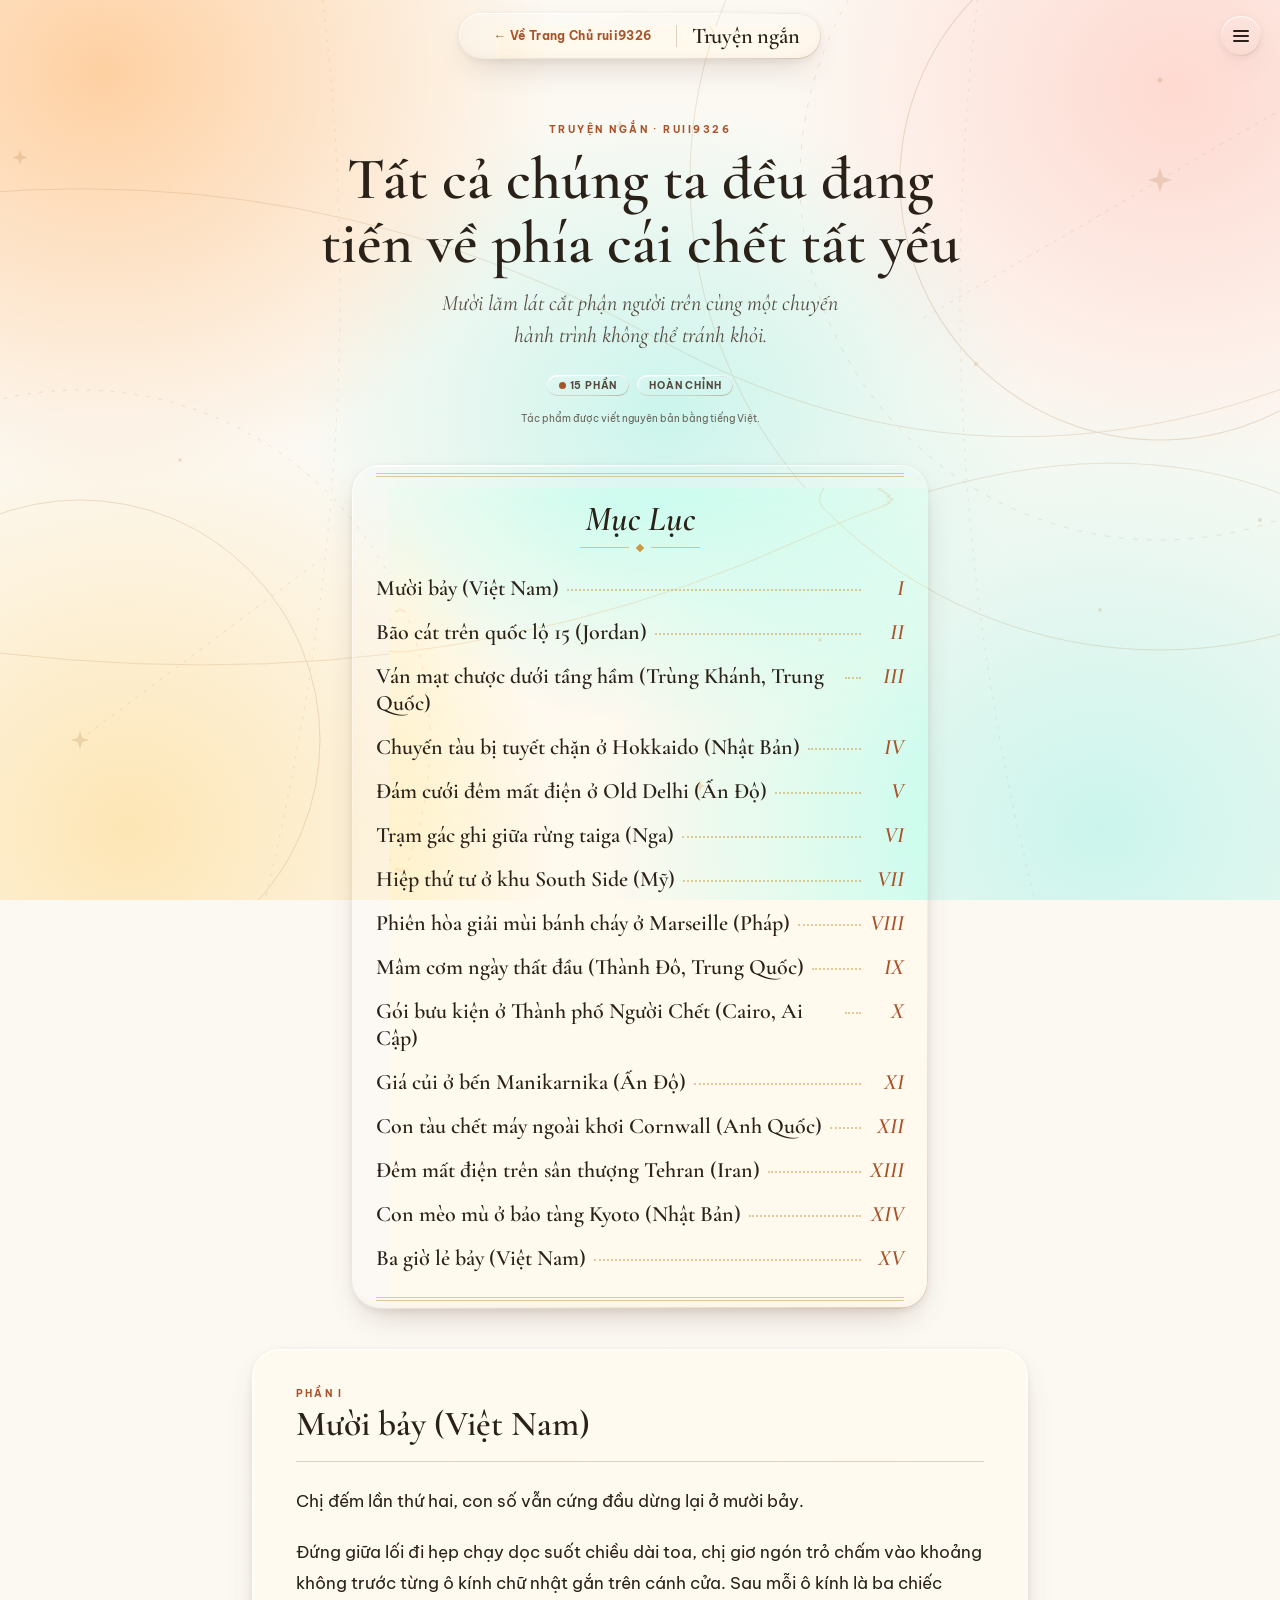
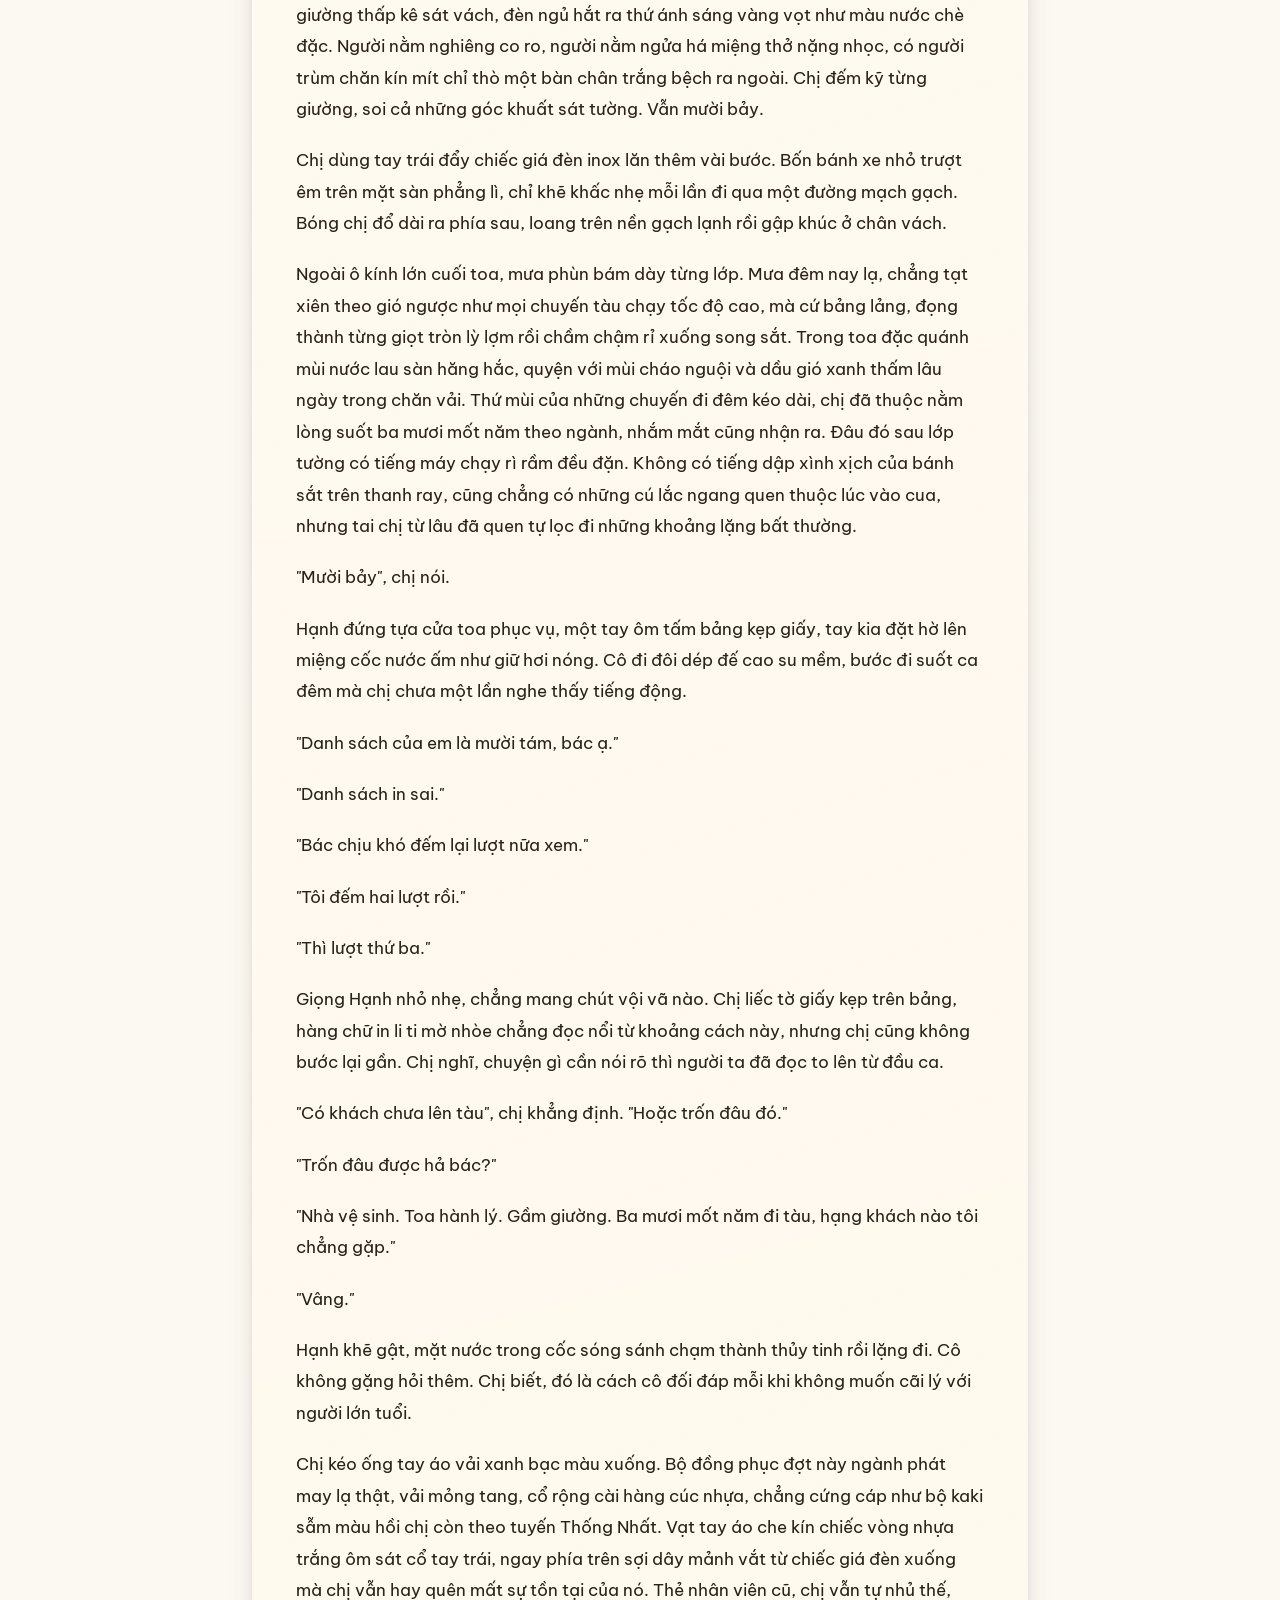
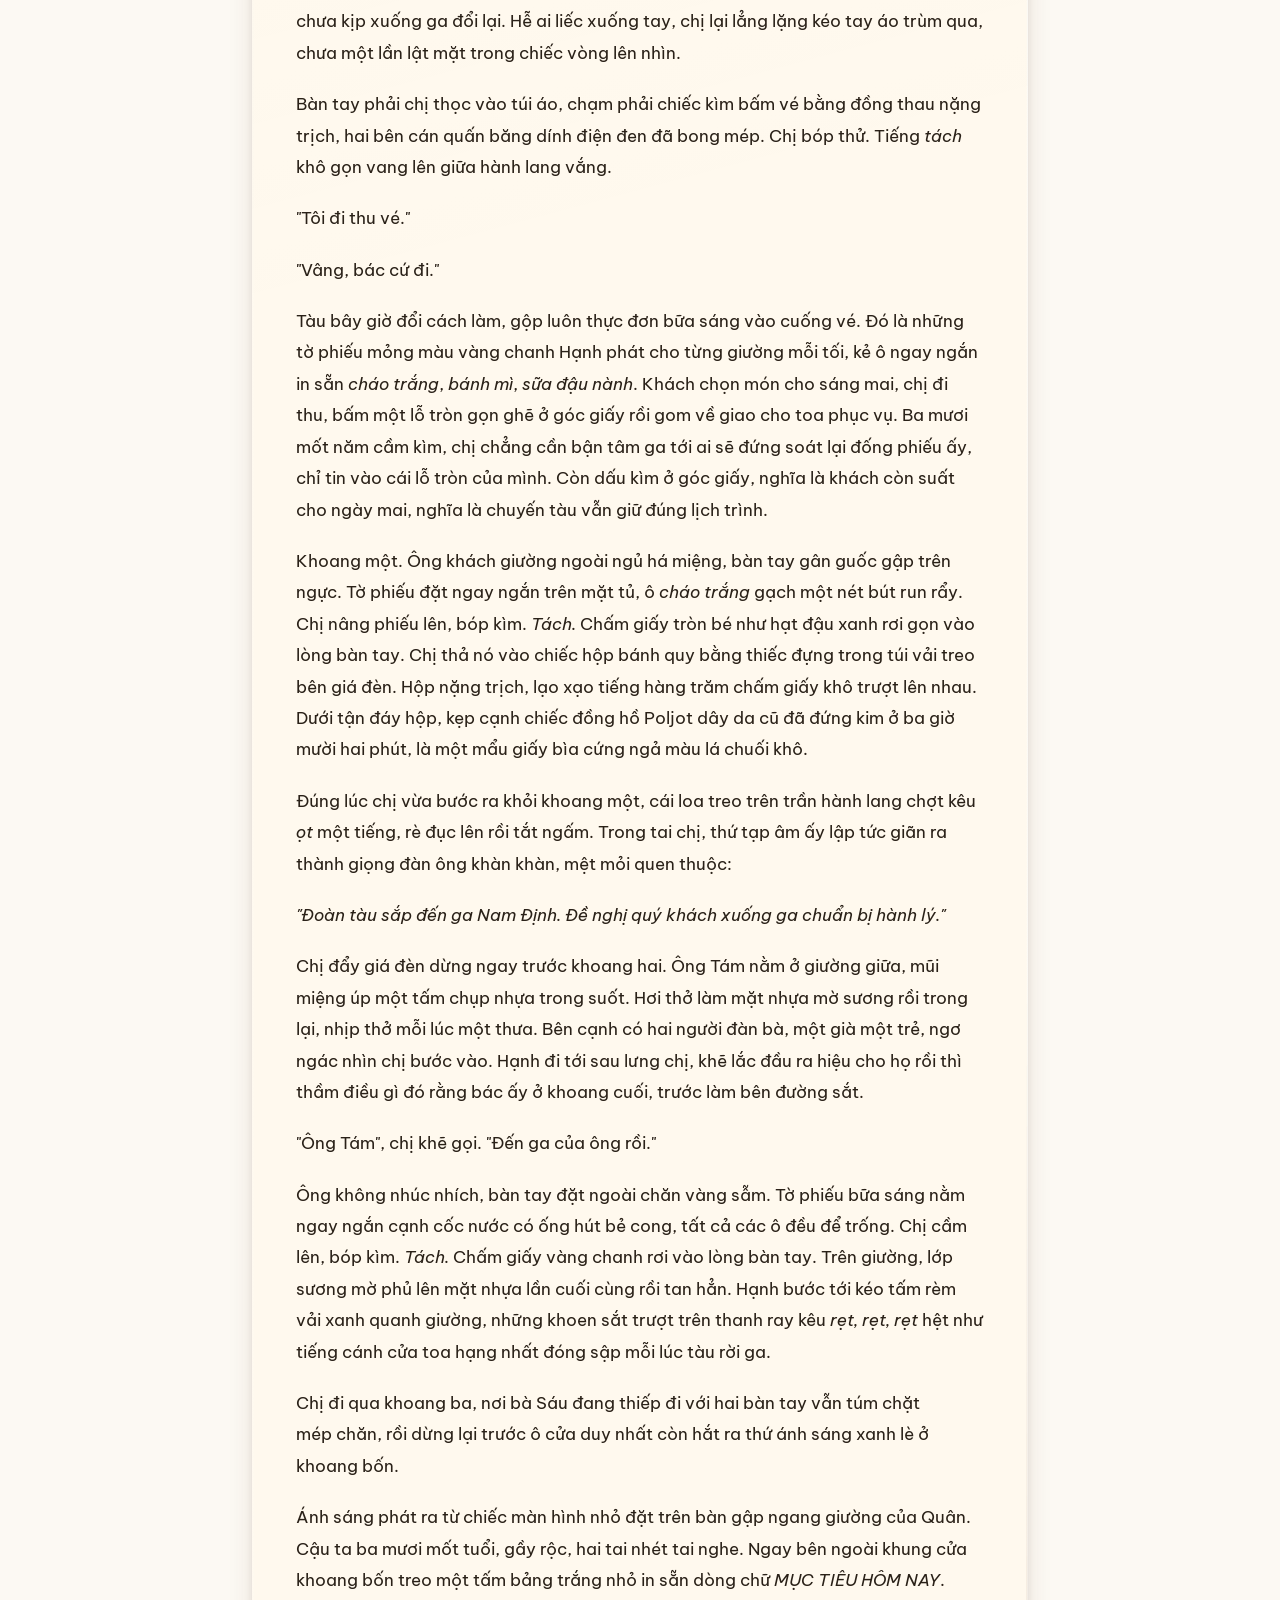
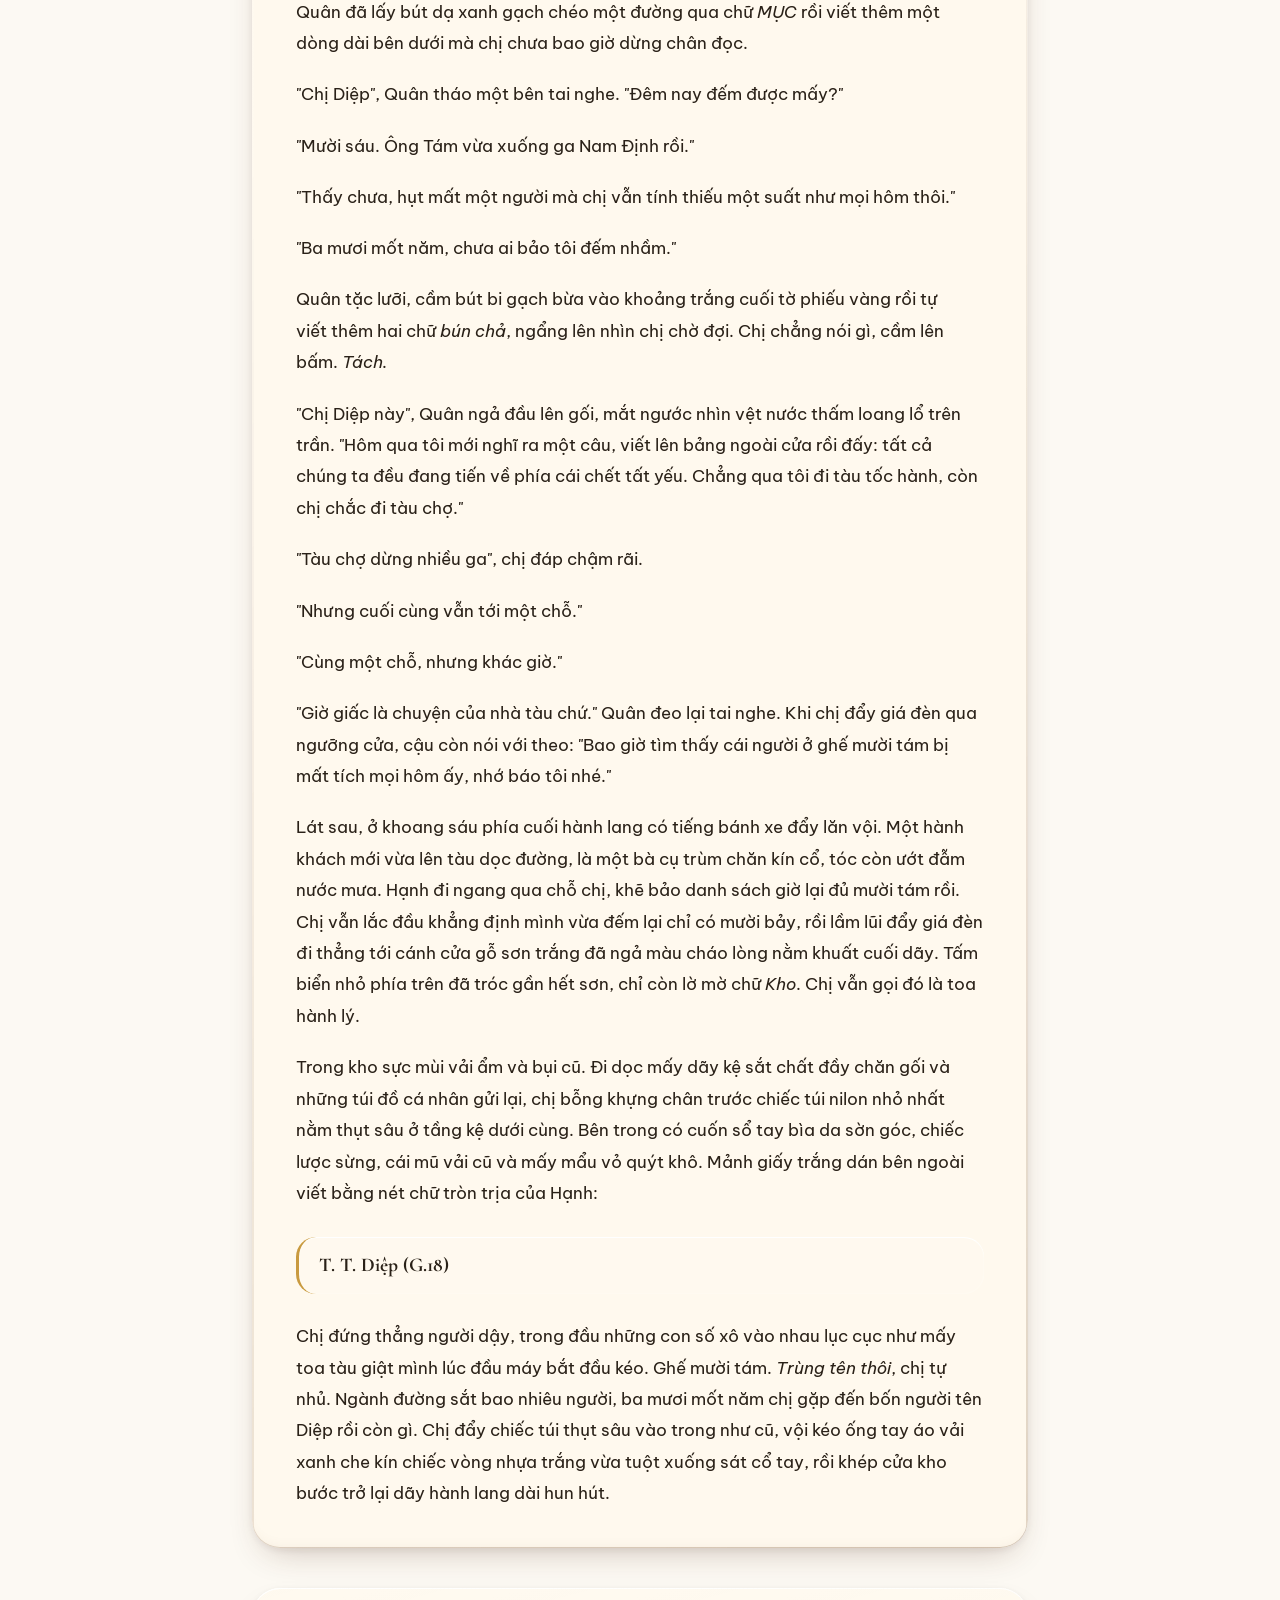
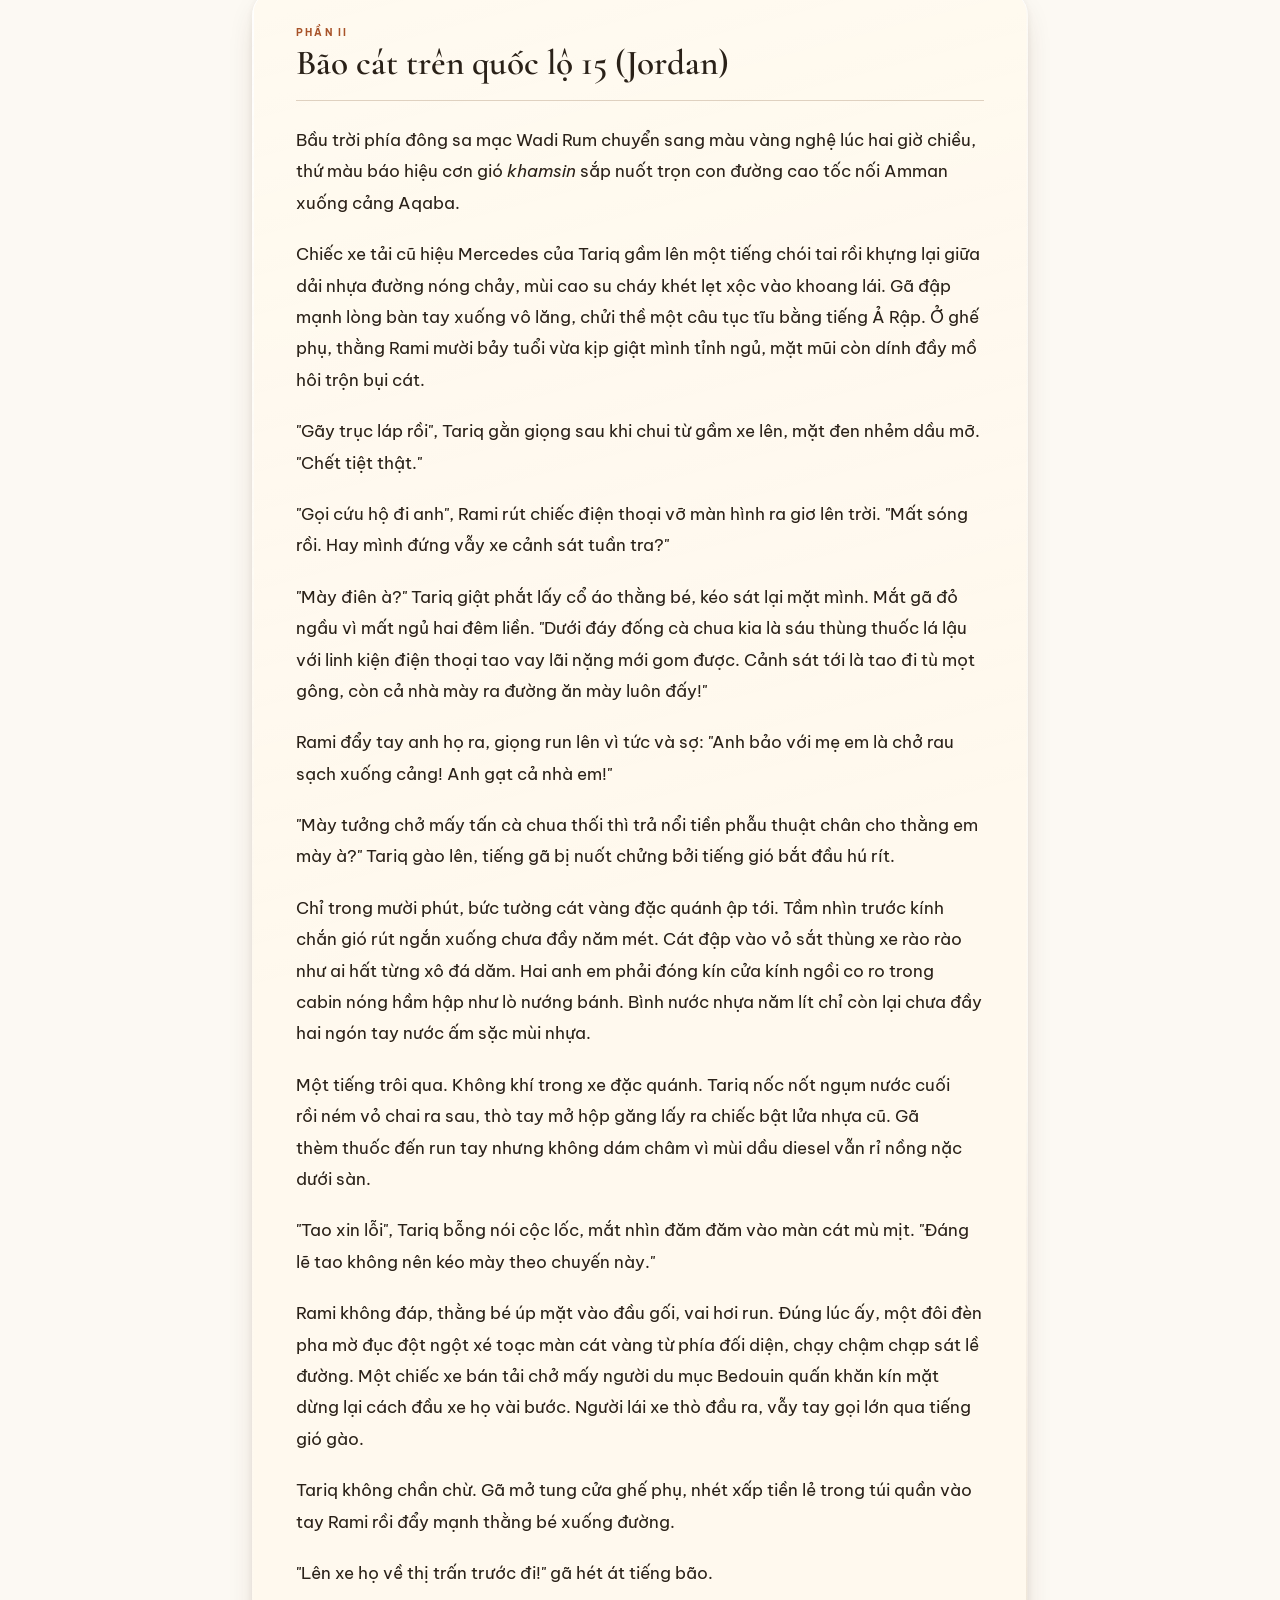
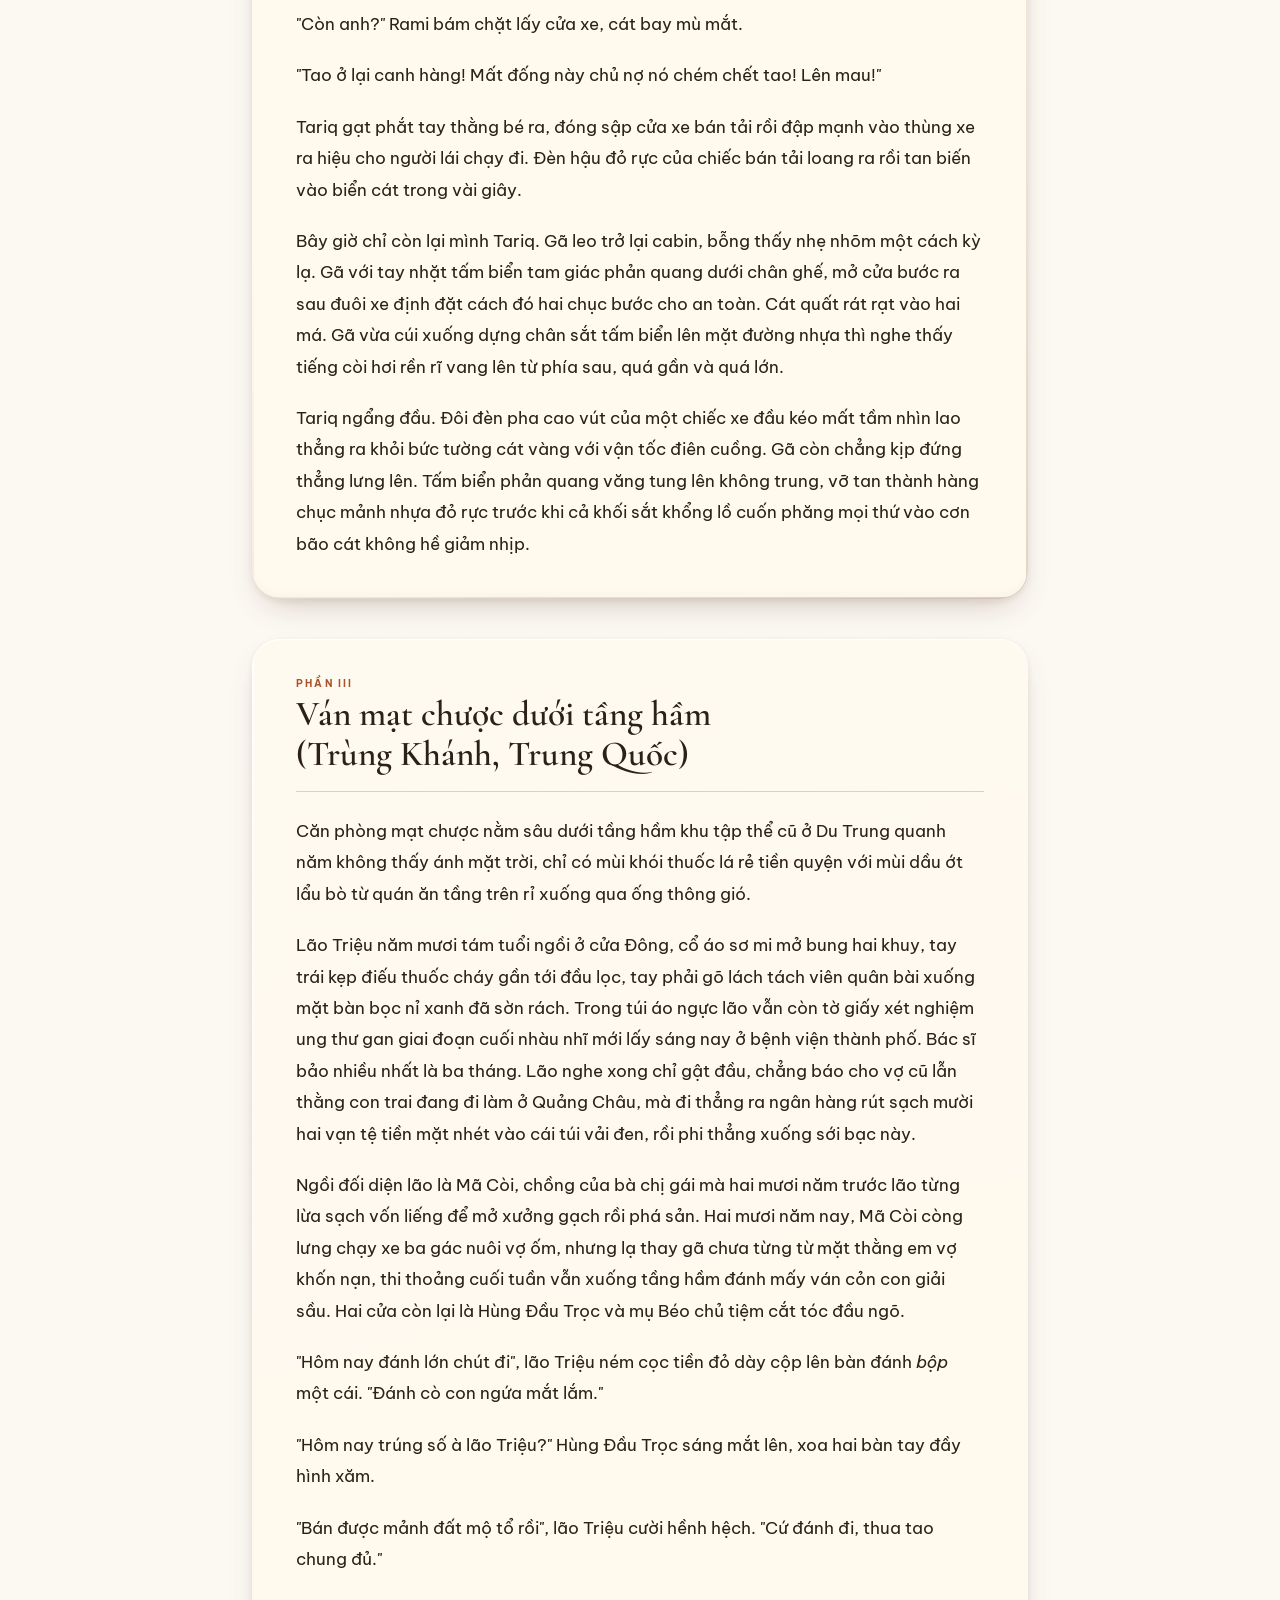
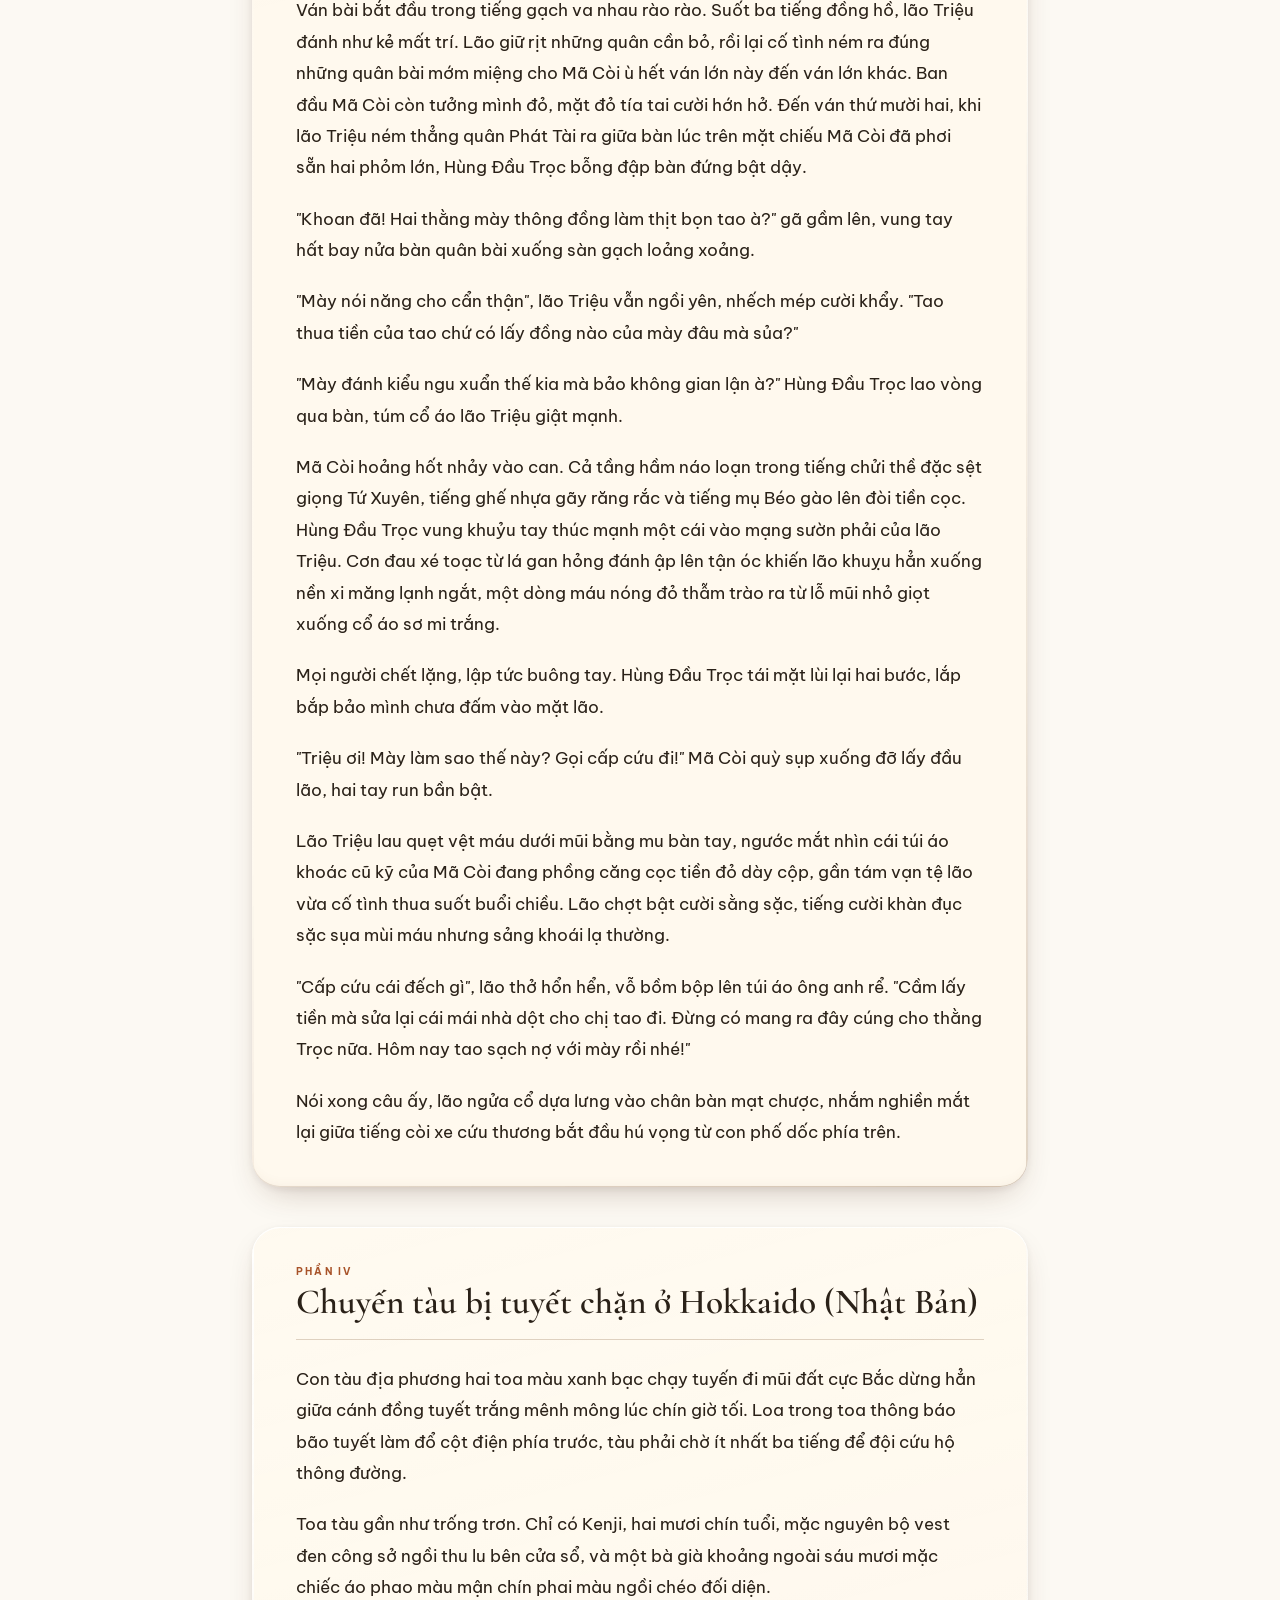
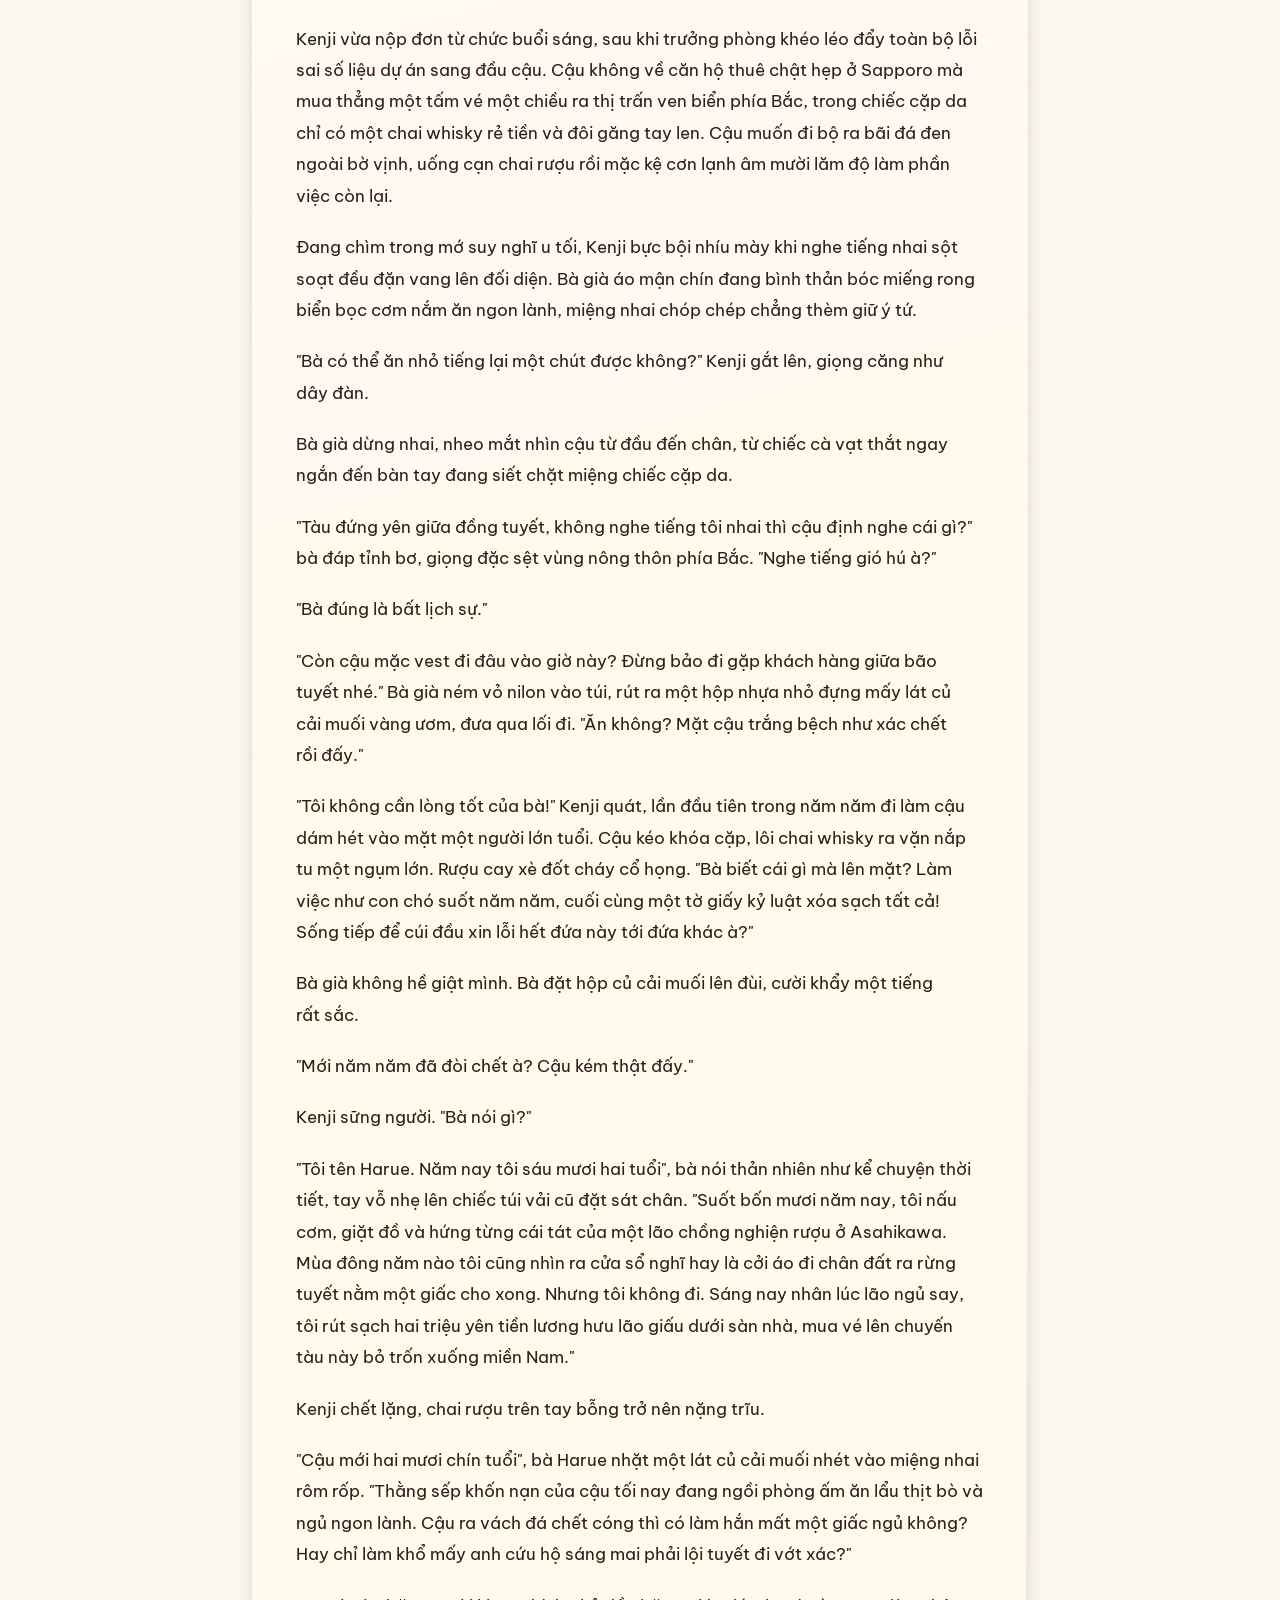
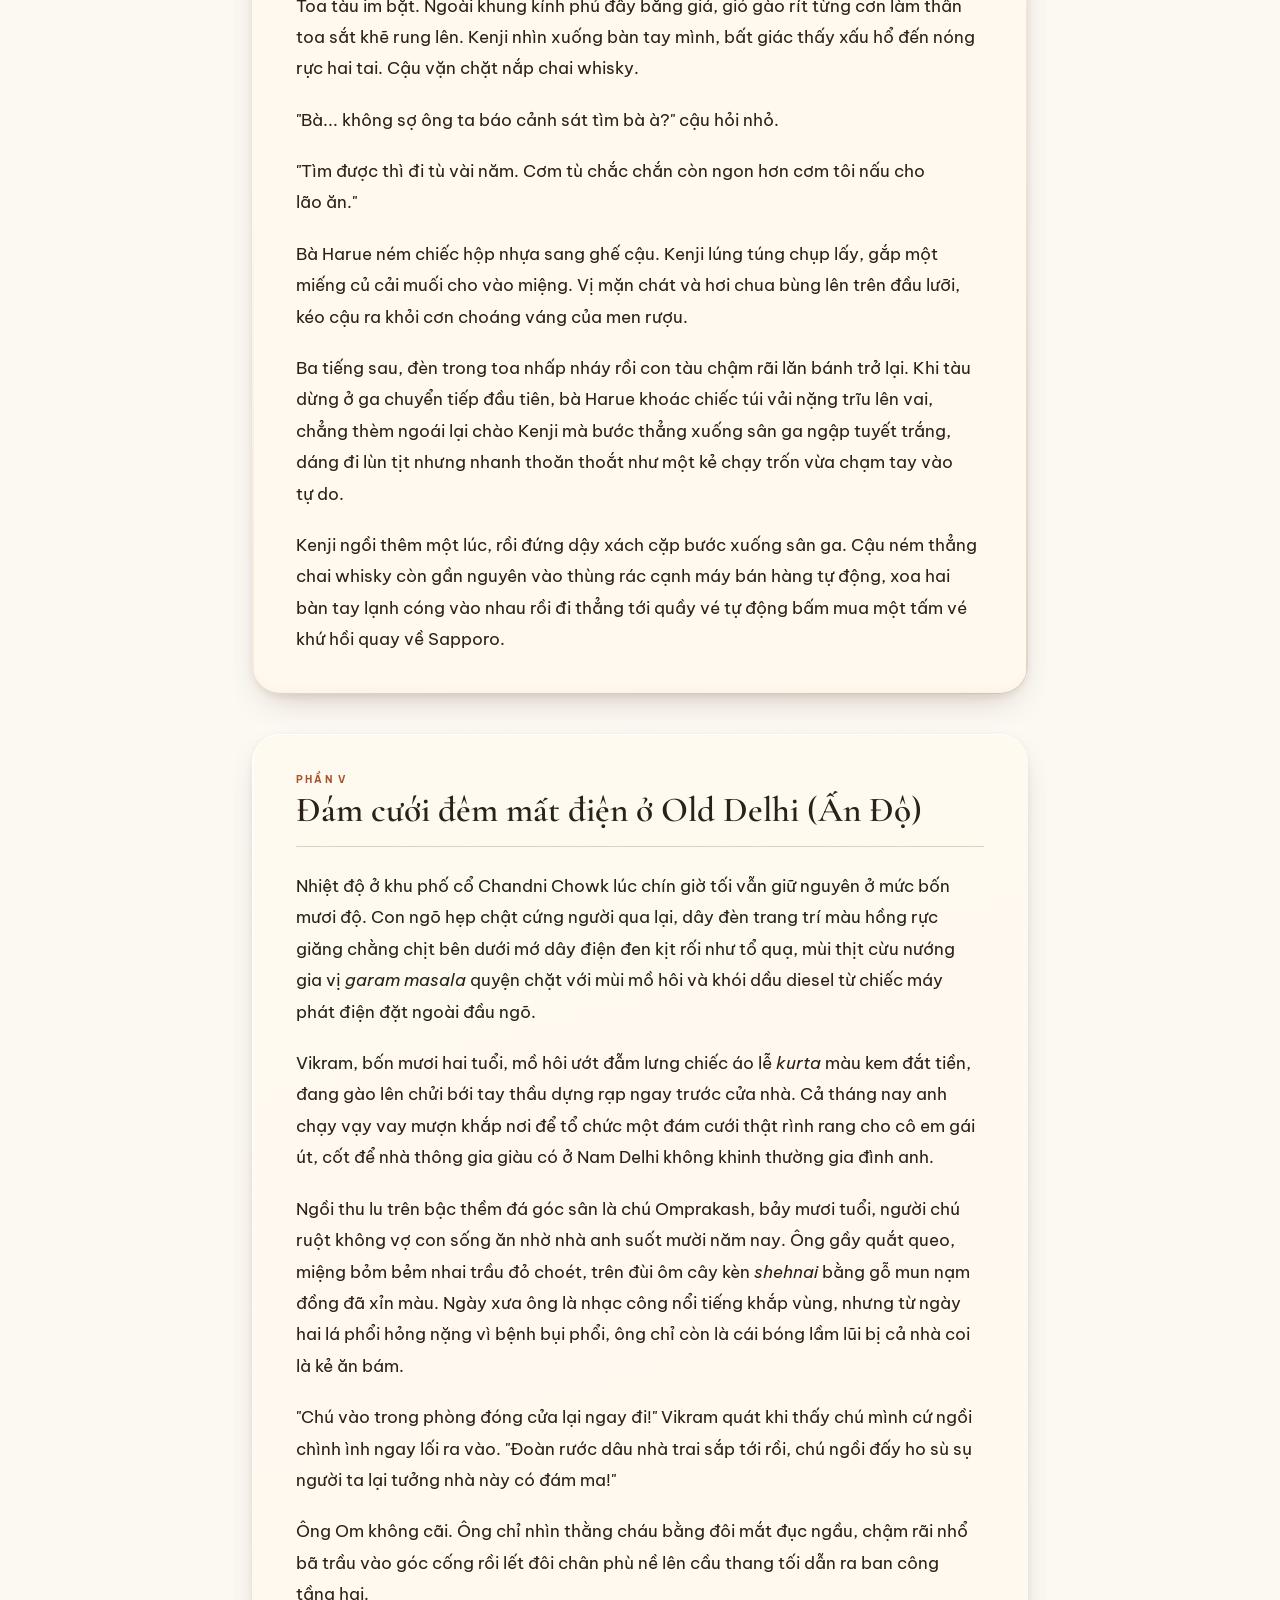
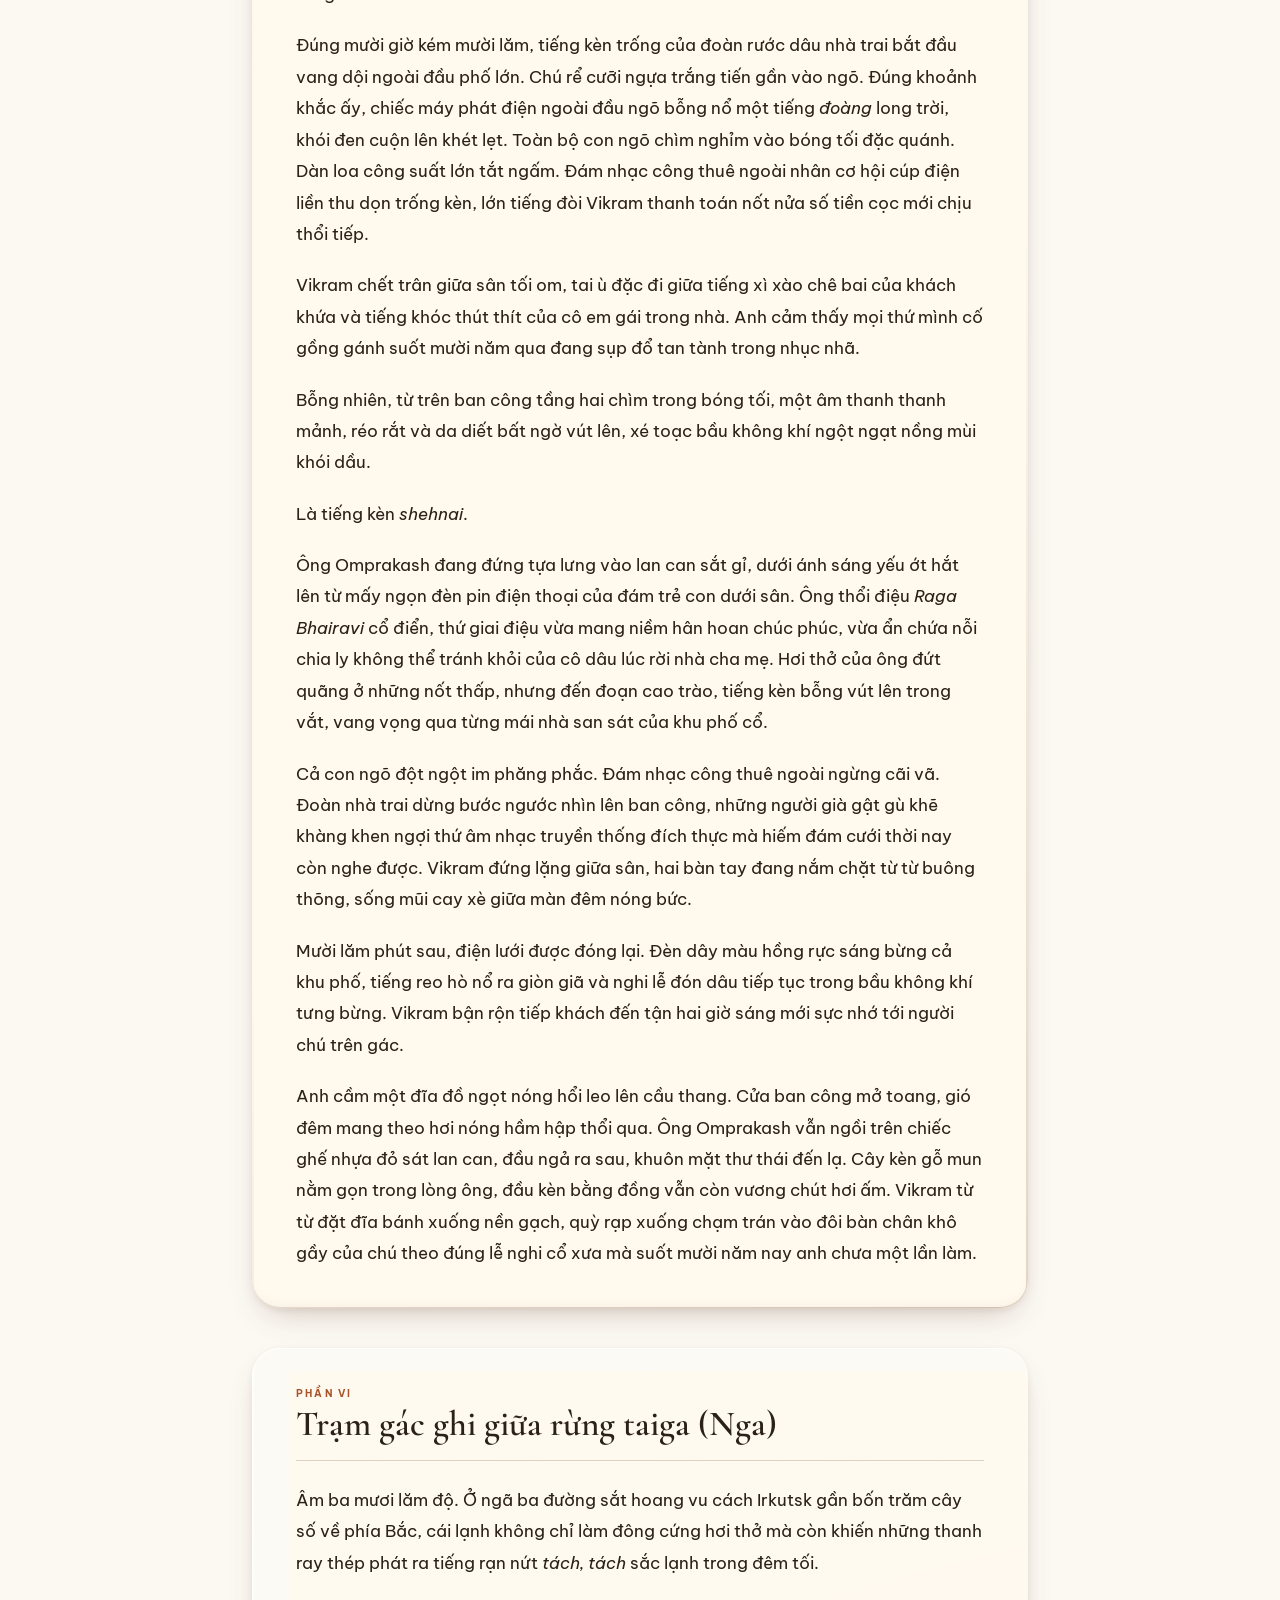
<file: truyen-ngan/tat-ca-chung-ta-deu-dang-tien-ve-phia-cai-chet-tat-yeu/index.html>
<!DOCTYPE html>
<html lang="vi">
<head>
<script>
(function () {
  try {
    var saved = localStorage.getItem('ruii9326-theme');
    var theme = saved === 'dark' || saved === 'light'
      ? saved
      : (window.matchMedia && window.matchMedia('(prefers-color-scheme: dark)').matches ? 'dark' : 'light');
    var canLiquid = /Chrome\/\d+/.test(navigator.userAgent);
    if (canLiquid) document.documentElement.classList.add('lg-can');
    var glass = canLiquid ? (localStorage.getItem('ruii9326-glass') === 'classic' ? 'classic' : 'liquid') : 'classic';
    document.documentElement.setAttribute('data-theme', theme);
    document.documentElement.setAttribute('data-glass-mode', glass);
  } catch (e) {
    document.documentElement.setAttribute('data-glass-mode', 'classic');
  }
})();
</script>
<meta charset="UTF-8">
<meta name="viewport" content="width=device-width, initial-scale=1.0, viewport-fit=cover">
<title>ruii9326 - Tất cả chúng ta đều đang tiến về phía cái chết tất yếu</title>
<meta name="description" content="Truyện ngắn Tất cả chúng ta đều đang tiến về phía cái chết tất yếu của ruii9326.">
<link rel="canonical" href="https://ruii9326.github.io/truyen-ngan/tat-ca-chung-ta-deu-dang-tien-ve-phia-cai-chet-tat-yeu/">
<link rel="icon" href="../../favicon.ico" sizes="48x48">
<link rel="icon" href="../../favicon.svg" type="image/svg+xml">
<link rel="apple-touch-icon" href="../../apple-touch-icon.png">
<meta property="og:type" content="article">
<meta property="og:site_name" content="ruii9326">
<meta property="og:locale" content="vi_VN">
<meta property="og:title" content="ruii9326 - Tất cả chúng ta đều đang tiến về phía cái chết tất yếu">
<meta property="og:description" content="Truyện ngắn Tất cả chúng ta đều đang tiến về phía cái chết tất yếu của ruii9326.">
<meta property="og:url" content="https://ruii9326.github.io/truyen-ngan/tat-ca-chung-ta-deu-dang-tien-ve-phia-cai-chet-tat-yeu/">
<meta property="og:image" content="https://ruii9326.github.io/og-image.png">
<meta property="og:image:width" content="1200">
<meta property="og:image:height" content="630">
<meta name="twitter:card" content="summary_large_image">
<link rel="stylesheet" href="https://fonts.googleapis.com/css2?family=Cormorant+Garamond:ital,wght@0,500;0,600;1,500;1,600&family=Be+Vietnam+Pro:wght@400;500;600;700&display=swap">
<link rel="stylesheet" href="../../tokens.css">
<link rel="stylesheet" href="../../style/site.css">
<link rel="stylesheet" href="../../style/story.css">
</head>
<body>

  <a href="#" id="backLink" class="back-link-icon" data-fallback="../../" aria-label="Quay lại" data-aria-vi="Quay lại" data-aria-en="Go back">
    <svg viewBox="0 0 24 24" fill="none" stroke="currentColor" stroke-width="2" stroke-linecap="round" stroke-linejoin="round" aria-hidden="true"><path d="M19 12H5M11 18l-6-6 6-6"/></svg>
  </a>

  <div class="settings-menu" id="settingsMenu">
    <button class="menu-toggle" type="button" id="settingsMenuToggle" aria-haspopup="true" aria-expanded="false" aria-controls="settingsPopover" aria-label="Cài đặt" data-aria-vi="Cài đặt" data-aria-en="Settings">
      <span class="menu-toggle-bars" aria-hidden="true"><span></span><span></span><span></span></span>
    </button>
    <div class="settings-popover" id="settingsPopover" role="menu">
      <div class="settings-group">
        <p class="settings-group-label" data-i18n data-vi="Ngôn ngữ" data-en="Language">Ngôn ngữ</p>
        <div class="language-switcher" id="languageSwitcher" role="group" aria-label="Ngôn ngữ / Language">
          <button class="lang-btn active" type="button" data-lang="vi" aria-pressed="true">VI</button>
          <button class="lang-btn" type="button" data-lang="en" aria-pressed="false">EN</button>
        </div>
      </div>
      <div class="settings-divider" role="separator"></div>
      <div class="settings-group">
        <p class="settings-group-label" data-i18n data-vi="Giao diện" data-en="Theme">Giao diện</p>
        <div class="theme-switcher" id="themeSwitcher" role="group" aria-label="Giao diện sáng / tối" data-aria-vi="Giao diện sáng / tối" data-aria-en="Light / dark theme">
          <button class="theme-btn active" type="button" data-theme-choice="light" aria-pressed="true">
            <svg viewBox="0 0 24 24" fill="none" stroke="currentColor" stroke-width="2" stroke-linecap="round" stroke-linejoin="round" aria-hidden="true"><circle cx="12" cy="12" r="4"/><path d="M12 2v2M12 20v2M4.93 4.93l1.41 1.41M17.66 17.66l1.41 1.41M2 12h2M20 12h2M4.93 19.07l1.41-1.41M17.66 6.34l1.41-1.41"/></svg>
            <span data-i18n data-vi="Sáng" data-en="Light">Sáng</span>
          </button>
          <button class="theme-btn" type="button" data-theme-choice="dark" aria-pressed="false">
            <svg viewBox="0 0 24 24" fill="none" stroke="currentColor" stroke-width="2" stroke-linecap="round" stroke-linejoin="round" aria-hidden="true"><path d="M21 12.79A9 9 0 1 1 11.21 3 7 7 0 0 0 21 12.79Z"/></svg>
            <span data-i18n data-vi="Tối" data-en="Dark">Tối</span>
          </button>
        </div>
      </div>
      <div class="settings-divider glass-opt" role="separator"></div>
      <div class="settings-group glass-opt">
        <p class="settings-group-label" data-i18n data-vi="Hiệu ứng kính" data-en="Glass effect">Hiệu ứng kính</p>
        <div class="glass-switcher" id="glassSwitcher" role="group" aria-label="Hiệu ứng kính" data-aria-vi="Hiệu ứng kính" data-aria-en="Glass effect">
          <span class="lg-thumb" aria-hidden="true"></span>
          <button class="glass-btn active" type="button" data-glass-choice="liquid" aria-pressed="true">
            <svg viewBox="0 0 24 24" fill="none" stroke="currentColor" stroke-width="2" stroke-linecap="round" stroke-linejoin="round" aria-hidden="true"><path d="M12 2.5s6 6.2 6 10.5a6 6 0 0 1-12 0C6 8.7 12 2.5 12 2.5Z"/></svg>
            <span data-i18n data-vi="Liquid" data-en="Liquid">Liquid</span>
          </button>
          <button class="glass-btn" type="button" data-glass-choice="classic" aria-pressed="false">
            <svg viewBox="0 0 24 24" fill="none" stroke="currentColor" stroke-width="2" stroke-linecap="round" stroke-linejoin="round" aria-hidden="true"><rect x="4" y="4" width="16" height="16" rx="4"/></svg>
            <span data-i18n data-vi="Cổ điển" data-en="Classic">Cổ điển</span>
          </button>
        </div>
      </div>
    </div>
  </div>

  <button class="to-top" id="toTop" type="button" aria-label="Về mục lục" data-aria-vi="Về mục lục" data-aria-en="Back to contents">
    <svg viewBox="0 0 24 24" fill="none" stroke="currentColor" stroke-width="2" stroke-linecap="round" stroke-linejoin="round" aria-hidden="true"><path d="M6 15l6-6 6 6"/></svg>
  </button>

<main id="main">

  <header class="mast">
    <div class="mast-pill">
      <p class="mast-line">
        <a href="../../" data-i18n data-vi="← Về Trang Chủ ruii9326" data-en="← Back to ruii9326 Home">← Về Trang Chủ ruii9326</a>
      </p>
      <p class="mast-name" data-i18n data-vi="Truyện ngắn" data-en="Short Story">Truyện ngắn</p>
    </div>
  </header>

  <header class="story-hero">
    <div class="reveal" style="--i:0">
      <p class="story-eyebrow" data-i18n data-vi="Truyện ngắn · ruii9326" data-en="Short Story · ruii9326">Truyện ngắn · ruii9326</p>
      <h1>Tất cả chúng ta đều đang tiến về phía cái chết tất yếu</h1>
      <p class="story-tagline" data-i18n data-vi="Mười lăm lát cắt phận người trên cùng một chuyến hành trình không thể tránh khỏi." data-en="Fifteen human portraits along the same inevitable journey.">Mười lăm lát cắt phận người trên cùng một chuyến hành trình không thể tránh khỏi.</p>
    </div>
    <div class="story-meta reveal" style="--i:1">
      <span class="mini-pill"><span class="dot" aria-hidden="true"></span><span data-i18n data-vi="15 phần" data-en="15 parts">15 phần</span></span>
      <span class="mini-pill"><span data-i18n data-vi="Hoàn chỉnh" data-en="Complete">Hoàn chỉnh</span></span>
    </div>
    <p class="story-lang-note" data-i18n data-vi="Tác phẩm được viết nguyên bản bằng tiếng Việt." data-en="This short story is presented in its original Vietnamese prose."></p>
  </header>

  <nav class="toc" id="toc" aria-label="Mục lục truyện" data-aria-vi="Mục lục truyện" data-aria-en="Story contents">
    <div class="toc-card">
      <span class="toc-rule" aria-hidden="true"></span>
      <div class="toc-head">
        <h2 class="toc-title" data-i18n data-vi="Mục Lục" data-en="Contents">Mục Lục</h2>
        <span class="toc-orn" aria-hidden="true"><i></i></span>
      </div>
      <ol class="toc-list">
        <li>
          <a class="toc-link" href="#part-1">
            <span class="toc-label">Mười bảy (Việt Nam)</span>
            <span class="toc-dots" aria-hidden="true"></span>
            <span class="toc-num" aria-hidden="true">I</span>
          </a>
        </li>
        <li>
          <a class="toc-link" href="#part-2">
            <span class="toc-label">Bão cát trên quốc lộ 15 (Jordan)</span>
            <span class="toc-dots" aria-hidden="true"></span>
            <span class="toc-num" aria-hidden="true">II</span>
          </a>
        </li>
        <li>
          <a class="toc-link" href="#part-3">
            <span class="toc-label">Ván mạt chược dưới tầng hầm (Trùng Khánh, Trung Quốc)</span>
            <span class="toc-dots" aria-hidden="true"></span>
            <span class="toc-num" aria-hidden="true">III</span>
          </a>
        </li>
        <li>
          <a class="toc-link" href="#part-4">
            <span class="toc-label">Chuyến tàu bị tuyết chặn ở Hokkaido (Nhật Bản)</span>
            <span class="toc-dots" aria-hidden="true"></span>
            <span class="toc-num" aria-hidden="true">IV</span>
          </a>
        </li>
        <li>
          <a class="toc-link" href="#part-5">
            <span class="toc-label">Đám cưới đêm mất điện ở Old Delhi (Ấn Độ)</span>
            <span class="toc-dots" aria-hidden="true"></span>
            <span class="toc-num" aria-hidden="true">V</span>
          </a>
        </li>
        <li>
          <a class="toc-link" href="#part-6">
            <span class="toc-label">Trạm gác ghi giữa rừng taiga (Nga)</span>
            <span class="toc-dots" aria-hidden="true"></span>
            <span class="toc-num" aria-hidden="true">VI</span>
          </a>
        </li>
        <li>
          <a class="toc-link" href="#part-7">
            <span class="toc-label">Hiệp thứ tư ở khu South Side (Mỹ)</span>
            <span class="toc-dots" aria-hidden="true"></span>
            <span class="toc-num" aria-hidden="true">VII</span>
          </a>
        </li>
        <li>
          <a class="toc-link" href="#part-8">
            <span class="toc-label">Phiên hòa giải mùi bánh cháy ở Marseille (Pháp)</span>
            <span class="toc-dots" aria-hidden="true"></span>
            <span class="toc-num" aria-hidden="true">VIII</span>
          </a>
        </li>
        <li>
          <a class="toc-link" href="#part-9">
            <span class="toc-label">Mâm cơm ngày thất đầu (Thành Đô, Trung Quốc)</span>
            <span class="toc-dots" aria-hidden="true"></span>
            <span class="toc-num" aria-hidden="true">IX</span>
          </a>
        </li>
        <li>
          <a class="toc-link" href="#part-10">
            <span class="toc-label">Gói bưu kiện ở Thành phố Người Chết (Cairo, Ai Cập)</span>
            <span class="toc-dots" aria-hidden="true"></span>
            <span class="toc-num" aria-hidden="true">X</span>
          </a>
        </li>
        <li>
          <a class="toc-link" href="#part-11">
            <span class="toc-label">Giá củi ở bến Manikarnika (Ấn Độ)</span>
            <span class="toc-dots" aria-hidden="true"></span>
            <span class="toc-num" aria-hidden="true">XI</span>
          </a>
        </li>
        <li>
          <a class="toc-link" href="#part-12">
            <span class="toc-label">Con tàu chết máy ngoài khơi Cornwall (Anh Quốc)</span>
            <span class="toc-dots" aria-hidden="true"></span>
            <span class="toc-num" aria-hidden="true">XII</span>
          </a>
        </li>
        <li>
          <a class="toc-link" href="#part-13">
            <span class="toc-label">Đêm mất điện trên sân thượng Tehran (Iran)</span>
            <span class="toc-dots" aria-hidden="true"></span>
            <span class="toc-num" aria-hidden="true">XIII</span>
          </a>
        </li>
        <li>
          <a class="toc-link" href="#part-14">
            <span class="toc-label">Con mèo mù ở bảo tàng Kyoto (Nhật Bản)</span>
            <span class="toc-dots" aria-hidden="true"></span>
            <span class="toc-num" aria-hidden="true">XIV</span>
          </a>
        </li>
        <li>
          <a class="toc-link" href="#part-15">
            <span class="toc-label">Ba giờ lẻ bảy (Việt Nam)</span>
            <span class="toc-dots" aria-hidden="true"></span>
            <span class="toc-num" aria-hidden="true">XV</span>
          </a>
        </li>
      </ol>
      <span class="toc-rule" aria-hidden="true"></span>
    </div>
  </nav>

  <section class="story-body" aria-label="Nội dung truyện" data-aria-vi="Nội dung truyện" data-aria-en="Story text">
    <article class="now-card story-part" id="part-1">
      <header class="story-part__head">
        <p class="story-part__kicker"><span data-i18n data-vi="Phần I" data-en="Part I">Phần I</span></p>
        <h2 class="story-part__title">Mười bảy (Việt Nam)</h2>
      </header>
      <div class="story-prose">
        <p>Chị đếm lần thứ hai, con số vẫn cứng đầu dừng lại ở mười bảy.</p>
        <p>Đứng giữa lối đi hẹp chạy dọc suốt chiều dài toa, chị giơ ngón trỏ chấm vào khoảng không trước từng ô kính chữ nhật gắn trên cánh cửa. Sau mỗi ô kính là ba chiếc giường thấp kê sát vách, đèn ngủ hắt ra thứ ánh sáng vàng vọt như màu nước chè đặc. Người nằm nghiêng co ro, người nằm ngửa há miệng thở nặng nhọc, có người trùm chăn kín mít chỉ thò một bàn chân trắng bệch ra ngoài. Chị đếm kỹ từng giường, soi cả những góc khuất sát tường. Vẫn mười bảy.</p>
        <p>Chị dùng tay trái đẩy chiếc giá đèn inox lăn thêm vài bước. Bốn bánh xe nhỏ trượt êm trên mặt sàn phẳng lì, chỉ khẽ khấc nhẹ mỗi lần đi qua một đường mạch gạch. Bóng chị đổ dài ra phía sau, loang trên nền gạch lạnh rồi gập khúc ở chân vách.</p>
        <p>Ngoài ô kính lớn cuối toa, mưa phùn bám dày từng lớp. Mưa đêm nay lạ, chẳng tạt xiên theo gió ngược như mọi chuyến tàu chạy tốc độ cao, mà cứ bảng lảng, đọng thành từng giọt tròn lỳ lợm rồi chầm chậm rỉ xuống song sắt. Trong toa đặc quánh mùi nước lau sàn hăng hắc, quyện với mùi cháo nguội và dầu gió xanh thấm lâu ngày trong chăn vải. Thứ mùi của những chuyến đi đêm kéo dài, chị đã thuộc nằm lòng suốt ba mươi mốt năm theo ngành, nhắm mắt cũng nhận ra. Đâu đó sau lớp tường có tiếng máy chạy rì rầm đều đặn. Không có tiếng dập xình xịch của bánh sắt trên thanh ray, cũng chẳng có những cú lắc ngang quen thuộc lúc vào cua, nhưng tai chị từ lâu đã quen tự lọc đi những khoảng lặng bất thường.</p>
        <p>"Mười bảy", chị nói.</p>
        <p>Hạnh đứng tựa cửa toa phục vụ, một tay ôm tấm bảng kẹp giấy, tay kia đặt hờ lên miệng cốc nước ấm như giữ hơi nóng. Cô đi đôi dép đế cao su mềm, bước đi suốt ca đêm mà chị chưa một lần nghe thấy tiếng động.</p>
        <p>"Danh sách của em là mười tám, bác ạ."</p>
        <p>"Danh sách in sai."</p>
        <p>"Bác chịu khó đếm lại lượt nữa xem."</p>
        <p>"Tôi đếm hai lượt rồi."</p>
        <p>"Thì lượt thứ ba."</p>
        <p>Giọng Hạnh nhỏ nhẹ, chẳng mang chút vội vã nào. Chị liếc tờ giấy kẹp trên bảng, hàng chữ in li ti mờ nhòe chẳng đọc nổi từ khoảng cách này, nhưng chị cũng không bước lại gần. Chị nghĩ, chuyện gì cần nói rõ thì người ta đã đọc to lên từ đầu ca.</p>
        <p>"Có khách chưa lên tàu", chị khẳng định. "Hoặc trốn đâu đó."</p>
        <p>"Trốn đâu được hả bác?"</p>
        <p>"Nhà vệ sinh. Toa hành lý. Gầm giường. Ba mươi mốt năm đi tàu, hạng khách nào tôi chẳng gặp."</p>
        <p>"Vâng."</p>
        <p>Hạnh khẽ gật, mặt nước trong cốc sóng sánh chạm thành thủy tinh rồi lặng đi. Cô không gặng hỏi thêm. Chị biết, đó là cách cô đối đáp mỗi khi không muốn cãi lý với người lớn tuổi.</p>
        <p>Chị kéo ống tay áo vải xanh bạc màu xuống. Bộ đồng phục đợt này ngành phát may lạ thật, vải mỏng tang, cổ rộng cài hàng cúc nhựa, chẳng cứng cáp như bộ kaki sẫm màu hồi chị còn theo tuyến Thống Nhất. Vạt tay áo che kín chiếc vòng nhựa trắng ôm sát cổ tay trái, ngay phía trên sợi dây mảnh vắt từ chiếc giá đèn xuống mà chị vẫn hay quên mất sự tồn tại của nó. Thẻ nhân viên cũ, chị vẫn tự nhủ thế, chưa kịp xuống ga đổi lại. Hễ ai liếc xuống tay, chị lại lẳng lặng kéo tay áo trùm qua, chưa một lần lật mặt trong chiếc vòng lên nhìn.</p>
        <p>Bàn tay phải chị thọc vào túi áo, chạm phải chiếc kìm bấm vé bằng đồng thau nặng trịch, hai bên cán quấn băng dính điện đen đã bong mép. Chị bóp thử. Tiếng <em>tách</em> khô gọn vang lên giữa hành lang vắng.</p>
        <p>"Tôi đi thu vé."</p>
        <p>"Vâng, bác cứ đi."</p>
        <p>Tàu bây giờ đổi cách làm, gộp luôn thực đơn bữa sáng vào cuống vé. Đó là những tờ phiếu mỏng màu vàng chanh Hạnh phát cho từng giường mỗi tối, kẻ ô ngay ngắn in sẵn <em>cháo trắng</em>, <em>bánh mì</em>, <em>sữa đậu nành</em>. Khách chọn món cho sáng mai, chị đi thu, bấm một lỗ tròn gọn ghẽ ở góc giấy rồi gom về giao cho toa phục vụ. Ba mươi mốt năm cầm kìm, chị chẳng cần bận tâm ga tới ai sẽ đứng soát lại đống phiếu ấy, chỉ tin vào cái lỗ tròn của mình. Còn dấu kìm ở góc giấy, nghĩa là khách còn suất cho ngày mai, nghĩa là chuyến tàu vẫn giữ đúng lịch trình.</p>
        <p>Khoang một. Ông khách giường ngoài ngủ há miệng, bàn tay gân guốc gập trên ngực. Tờ phiếu đặt ngay ngắn trên mặt tủ, ô <em>cháo trắng</em> gạch một nét bút run rẩy. Chị nâng phiếu lên, bóp kìm. <em>Tách.</em> Chấm giấy tròn bé như hạt đậu xanh rơi gọn vào lòng bàn tay. Chị thả nó vào chiếc hộp bánh quy bằng thiếc đựng trong túi vải treo bên giá đèn. Hộp nặng trịch, lạo xạo tiếng hàng trăm chấm giấy khô trượt lên nhau. Dưới tận đáy hộp, kẹp cạnh chiếc đồng hồ Poljot dây da cũ đã đứng kim ở ba giờ mười hai phút, là một mẩu giấy bìa cứng ngả màu lá chuối khô.</p>
        <p>Đúng lúc chị vừa bước ra khỏi khoang một, cái loa treo trên trần hành lang chợt kêu <em>ọt</em> một tiếng, rè đục lên rồi tắt ngấm. Trong tai chị, thứ tạp âm ấy lập tức giãn ra thành giọng đàn ông khàn khàn, mệt mỏi quen thuộc:</p>
        <p><em>"Đoàn tàu sắp đến ga Nam Định. Đề nghị quý khách xuống ga chuẩn bị hành lý."</em></p>
        <p>Chị đẩy giá đèn dừng ngay trước khoang hai. Ông Tám nằm ở giường giữa, mũi miệng úp một tấm chụp nhựa trong suốt. Hơi thở làm mặt nhựa mờ sương rồi trong lại, nhịp thở mỗi lúc một thưa. Bên cạnh có hai người đàn bà, một già một trẻ, ngơ ngác nhìn chị bước vào. Hạnh đi tới sau lưng chị, khẽ lắc đầu ra hiệu cho họ rồi thì thầm điều gì đó rằng bác ấy ở khoang cuối, trước làm bên đường sắt.</p>
        <p>"Ông Tám", chị khẽ gọi. "Đến ga của ông rồi."</p>
        <p>Ông không nhúc nhích, bàn tay đặt ngoài chăn vàng sẫm. Tờ phiếu bữa sáng nằm ngay ngắn cạnh cốc nước có ống hút bẻ cong, tất cả các ô đều để trống. Chị cầm lên, bóp kìm. <em>Tách.</em> Chấm giấy vàng chanh rơi vào lòng bàn tay. Trên giường, lớp sương mờ phủ lên mặt nhựa lần cuối cùng rồi tan hẳn. Hạnh bước tới kéo tấm rèm vải xanh quanh giường, những khoen sắt trượt trên thanh ray kêu <em>rẹt, rẹt, rẹt</em> hệt như tiếng cánh cửa toa hạng nhất đóng sập mỗi lúc tàu rời ga.</p>
        <p>Chị đi qua khoang ba, nơi bà Sáu đang thiếp đi với hai bàn tay vẫn túm chặt mép chăn, rồi dừng lại trước ô cửa duy nhất còn hắt ra thứ ánh sáng xanh lè ở khoang bốn.</p>
        <p>Ánh sáng phát ra từ chiếc màn hình nhỏ đặt trên bàn gập ngang giường của Quân. Cậu ta ba mươi mốt tuổi, gầy rộc, hai tai nhét tai nghe. Ngay bên ngoài khung cửa khoang bốn treo một tấm bảng trắng nhỏ in sẵn dòng chữ <em>MỤC TIÊU HÔM NAY</em>. Quân đã lấy bút dạ xanh gạch chéo một đường qua chữ <em>MỤC</em> rồi viết thêm một dòng dài bên dưới mà chị chưa bao giờ dừng chân đọc.</p>
        <p>"Chị Diệp", Quân tháo một bên tai nghe. "Đêm nay đếm được mấy?"</p>
        <p>"Mười sáu. Ông Tám vừa xuống ga Nam Định rồi."</p>
        <p>"Thấy chưa, hụt mất một người mà chị vẫn tính thiếu một suất như mọi hôm thôi."</p>
        <p>"Ba mươi mốt năm, chưa ai bảo tôi đếm nhầm."</p>
        <p>Quân tặc lưỡi, cầm bút bi gạch bừa vào khoảng trắng cuối tờ phiếu vàng rồi tự viết thêm hai chữ <em>bún chả</em>, ngẩng lên nhìn chị chờ đợi. Chị chẳng nói gì, cầm lên bấm. <em>Tách.</em></p>
        <p>"Chị Diệp này", Quân ngả đầu lên gối, mắt ngước nhìn vệt nước thấm loang lổ trên trần. "Hôm qua tôi mới nghĩ ra một câu, viết lên bảng ngoài cửa rồi đấy: tất cả chúng ta đều đang tiến về phía cái chết tất yếu. Chẳng qua tôi đi tàu tốc hành, còn chị chắc đi tàu chợ."</p>
        <p>"Tàu chợ dừng nhiều ga", chị đáp chậm rãi.</p>
        <p>"Nhưng cuối cùng vẫn tới một chỗ."</p>
        <p>"Cùng một chỗ, nhưng khác giờ."</p>
        <p>"Giờ giấc là chuyện của nhà tàu chứ." Quân đeo lại tai nghe. Khi chị đẩy giá đèn qua ngưỡng cửa, cậu còn nói với theo: "Bao giờ tìm thấy cái người ở ghế mười tám bị mất tích mọi hôm ấy, nhớ báo tôi nhé."</p>
        <p>Lát sau, ở khoang sáu phía cuối hành lang có tiếng bánh xe đẩy lăn vội. Một hành khách mới vừa lên tàu dọc đường, là một bà cụ trùm chăn kín cổ, tóc còn ướt đẫm nước mưa. Hạnh đi ngang qua chỗ chị, khẽ bảo danh sách giờ lại đủ mười tám rồi. Chị vẫn lắc đầu khẳng định mình vừa đếm lại chỉ có mười bảy, rồi lầm lũi đẩy giá đèn đi thẳng tới cánh cửa gỗ sơn trắng đã ngả màu cháo lòng nằm khuất cuối dãy. Tấm biển nhỏ phía trên đã tróc gần hết sơn, chỉ còn lờ mờ chữ <em>Kho</em>. Chị vẫn gọi đó là toa hành lý.</p>
        <p>Trong kho sực mùi vải ẩm và bụi cũ. Đi dọc mấy dãy kệ sắt chất đầy chăn gối và những túi đồ cá nhân gửi lại, chị bỗng khựng chân trước chiếc túi nilon nhỏ nhất nằm thụt sâu ở tầng kệ dưới cùng. Bên trong có cuốn sổ tay bìa da sờn góc, chiếc lược sừng, cái mũ vải cũ và mấy mẩu vỏ quýt khô. Mảnh giấy trắng dán bên ngoài viết bằng nét chữ tròn trịa của Hạnh:</p>
        <blockquote><p><strong>T. T. Diệp (G.18)</strong></p></blockquote>
        <p>Chị đứng thẳng người dậy, trong đầu những con số xô vào nhau lục cục như mấy toa tàu giật mình lúc đầu máy bắt đầu kéo. Ghế mười tám. <em>Trùng tên thôi</em>, chị tự nhủ. Ngành đường sắt bao nhiêu người, ba mươi mốt năm chị gặp đến bốn người tên Diệp rồi còn gì. Chị đẩy chiếc túi thụt sâu vào trong như cũ, vội kéo ống tay áo vải xanh che kín chiếc vòng nhựa trắng vừa tuột xuống sát cổ tay, rồi khép cửa kho bước trở lại dãy hành lang dài hun hút.</p>
      </div>
    </article>
    <article class="now-card story-part" id="part-2">
      <header class="story-part__head">
        <p class="story-part__kicker"><span data-i18n data-vi="Phần II" data-en="Part II">Phần II</span></p>
        <h2 class="story-part__title">Bão cát trên quốc lộ 15 (Jordan)</h2>
      </header>
      <div class="story-prose">
        <p>Bầu trời phía đông sa mạc Wadi Rum chuyển sang màu vàng nghệ lúc hai giờ chiều, thứ màu báo hiệu cơn gió <em>khamsin</em> sắp nuốt trọn con đường cao tốc nối Amman xuống cảng Aqaba.</p>
        <p>Chiếc xe tải cũ hiệu Mercedes của Tariq gầm lên một tiếng chói tai rồi khựng lại giữa dải nhựa đường nóng chảy, mùi cao su cháy khét lẹt xộc vào khoang lái. Gã đập mạnh lòng bàn tay xuống vô lăng, chửi thề một câu tục tĩu bằng tiếng Ả Rập. Ở ghế phụ, thằng Rami mười bảy tuổi vừa kịp giật mình tỉnh ngủ, mặt mũi còn dính đầy mồ hôi trộn bụi cát.</p>
        <p>"Gãy trục láp rồi", Tariq gằn giọng sau khi chui từ gầm xe lên, mặt đen nhẻm dầu mỡ. "Chết tiệt thật."</p>
        <p>"Gọi cứu hộ đi anh", Rami rút chiếc điện thoại vỡ màn hình ra giơ lên trời. "Mất sóng rồi. Hay mình đứng vẫy xe cảnh sát tuần tra?"</p>
        <p>"Mày điên à?" Tariq giật phắt lấy cổ áo thằng bé, kéo sát lại mặt mình. Mắt gã đỏ ngầu vì mất ngủ hai đêm liền. "Dưới đáy đống cà chua kia là sáu thùng thuốc lá lậu với linh kiện điện thoại tao vay lãi nặng mới gom được. Cảnh sát tới là tao đi tù mọt gông, còn cả nhà mày ra đường ăn mày luôn đấy!"</p>
        <p>Rami đẩy tay anh họ ra, giọng run lên vì tức và sợ: "Anh bảo với mẹ em là chở rau sạch xuống cảng! Anh gạt cả nhà em!"</p>
        <p>"Mày tưởng chở mấy tấn cà chua thối thì trả nổi tiền phẫu thuật chân cho thằng em mày à?" Tariq gào lên, tiếng gã bị nuốt chửng bởi tiếng gió bắt đầu hú rít.</p>
        <p>Chỉ trong mười phút, bức tường cát vàng đặc quánh ập tới. Tầm nhìn trước kính chắn gió rút ngắn xuống chưa đầy năm mét. Cát đập vào vỏ sắt thùng xe rào rào như ai hất từng xô đá dăm. Hai anh em phải đóng kín cửa kính ngồi co ro trong cabin nóng hầm hập như lò nướng bánh. Bình nước nhựa năm lít chỉ còn lại chưa đầy hai ngón tay nước ấm sặc mùi nhựa.</p>
        <p>Một tiếng trôi qua. Không khí trong xe đặc quánh. Tariq nốc nốt ngụm nước cuối rồi ném vỏ chai ra sau, thò tay mở hộp găng lấy ra chiếc bật lửa nhựa cũ. Gã thèm thuốc đến run tay nhưng không dám châm vì mùi dầu diesel vẫn rỉ nồng nặc dưới sàn.</p>
        <p>"Tao xin lỗi", Tariq bỗng nói cộc lốc, mắt nhìn đăm đăm vào màn cát mù mịt. "Đáng lẽ tao không nên kéo mày theo chuyến này."</p>
        <p>Rami không đáp, thằng bé úp mặt vào đầu gối, vai hơi run. Đúng lúc ấy, một đôi đèn pha mờ đục đột ngột xé toạc màn cát vàng từ phía đối diện, chạy chậm chạp sát lề đường. Một chiếc xe bán tải chở mấy người du mục Bedouin quấn khăn kín mặt dừng lại cách đầu xe họ vài bước. Người lái xe thò đầu ra, vẫy tay gọi lớn qua tiếng gió gào.</p>
        <p>Tariq không chần chừ. Gã mở tung cửa ghế phụ, nhét xấp tiền lẻ trong túi quần vào tay Rami rồi đẩy mạnh thằng bé xuống đường.</p>
        <p>"Lên xe họ về thị trấn trước đi!" gã hét át tiếng bão.</p>
        <p>"Còn anh?" Rami bám chặt lấy cửa xe, cát bay mù mắt.</p>
        <p>"Tao ở lại canh hàng! Mất đống này chủ nợ nó chém chết tao! Lên mau!"</p>
        <p>Tariq gạt phắt tay thằng bé ra, đóng sập cửa xe bán tải rồi đập mạnh vào thùng xe ra hiệu cho người lái chạy đi. Đèn hậu đỏ rực của chiếc bán tải loang ra rồi tan biến vào biển cát trong vài giây.</p>
        <p>Bây giờ chỉ còn lại mình Tariq. Gã leo trở lại cabin, bỗng thấy nhẹ nhõm một cách kỳ lạ. Gã với tay nhặt tấm biển tam giác phản quang dưới chân ghế, mở cửa bước ra sau đuôi xe định đặt cách đó hai chục bước cho an toàn. Cát quất rát rạt vào hai má. Gã vừa cúi xuống dựng chân sắt tấm biển lên mặt đường nhựa thì nghe thấy tiếng còi hơi rền rĩ vang lên từ phía sau, quá gần và quá lớn.</p>
        <p>Tariq ngẩng đầu. Đôi đèn pha cao vút của một chiếc xe đầu kéo mất tầm nhìn lao thẳng ra khỏi bức tường cát vàng với vận tốc điên cuồng. Gã còn chẳng kịp đứng thẳng lưng lên. Tấm biển phản quang văng tung lên không trung, vỡ tan thành hàng chục mảnh nhựa đỏ rực trước khi cả khối sắt khổng lồ cuốn phăng mọi thứ vào cơn bão cát không hề giảm nhịp.</p>
      </div>
    </article>
    <article class="now-card story-part" id="part-3">
      <header class="story-part__head">
        <p class="story-part__kicker"><span data-i18n data-vi="Phần III" data-en="Part III">Phần III</span></p>
        <h2 class="story-part__title">Ván mạt chược dưới tầng hầm (Trùng Khánh, Trung Quốc)</h2>
      </header>
      <div class="story-prose">
        <p>Căn phòng mạt chược nằm sâu dưới tầng hầm khu tập thể cũ ở Du Trung quanh năm không thấy ánh mặt trời, chỉ có mùi khói thuốc lá rẻ tiền quyện với mùi dầu ớt lẩu bò từ quán ăn tầng trên rỉ xuống qua ống thông gió.</p>
        <p>Lão Triệu năm mươi tám tuổi ngồi ở cửa Đông, cổ áo sơ mi mở bung hai khuy, tay trái kẹp điếu thuốc cháy gần tới đầu lọc, tay phải gõ lách tách viên quân bài xuống mặt bàn bọc nỉ xanh đã sờn rách. Trong túi áo ngực lão vẫn còn tờ giấy xét nghiệm ung thư gan giai đoạn cuối nhàu nhĩ mới lấy sáng nay ở bệnh viện thành phố. Bác sĩ bảo nhiều nhất là ba tháng. Lão nghe xong chỉ gật đầu, chẳng báo cho vợ cũ lẫn thằng con trai đang đi làm ở Quảng Châu, mà đi thẳng ra ngân hàng rút sạch mười hai vạn tệ tiền mặt nhét vào cái túi vải đen, rồi phi thẳng xuống sới bạc này.</p>
        <p>Ngồi đối diện lão là Mã Còi, chồng của bà chị gái mà hai mươi năm trước lão từng lừa sạch vốn liếng để mở xưởng gạch rồi phá sản. Hai mươi năm nay, Mã Còi còng lưng chạy xe ba gác nuôi vợ ốm, nhưng lạ thay gã chưa từng từ mặt thằng em vợ khốn nạn, thi thoảng cuối tuần vẫn xuống tầng hầm đánh mấy ván cỏn con giải sầu. Hai cửa còn lại là Hùng Đầu Trọc và mụ Béo chủ tiệm cắt tóc đầu ngõ.</p>
        <p>"Hôm nay đánh lớn chút đi", lão Triệu ném cọc tiền đỏ dày cộp lên bàn đánh <em>bộp</em> một cái. "Đánh cò con ngứa mắt lắm."</p>
        <p>"Hôm nay trúng số à lão Triệu?" Hùng Đầu Trọc sáng mắt lên, xoa hai bàn tay đầy hình xăm.</p>
        <p>"Bán được mảnh đất mộ tổ rồi", lão Triệu cười hềnh hệch. "Cứ đánh đi, thua tao chung đủ."</p>
        <p>Ván bài bắt đầu trong tiếng gạch va nhau rào rào. Suốt ba tiếng đồng hồ, lão Triệu đánh như kẻ mất trí. Lão giữ rịt những quân cần bỏ, rồi lại cố tình ném ra đúng những quân bài mớm miệng cho Mã Còi ù hết ván lớn này đến ván lớn khác. Ban đầu Mã Còi còn tưởng mình đỏ, mặt đỏ tía tai cười hớn hở. Đến ván thứ mười hai, khi lão Triệu ném thẳng quân Phát Tài ra giữa bàn lúc trên mặt chiếu Mã Còi đã phơi sẵn hai phỏm lớn, Hùng Đầu Trọc bỗng đập bàn đứng bật dậy.</p>
        <p>"Khoan đã! Hai thằng mày thông đồng làm thịt bọn tao à?" gã gầm lên, vung tay hất bay nửa bàn quân bài xuống sàn gạch loảng xoảng.</p>
        <p>"Mày nói năng cho cẩn thận", lão Triệu vẫn ngồi yên, nhếch mép cười khẩy. "Tao thua tiền của tao chứ có lấy đồng nào của mày đâu mà sủa?"</p>
        <p>"Mày đánh kiểu ngu xuẩn thế kia mà bảo không gian lận à?" Hùng Đầu Trọc lao vòng qua bàn, túm cổ áo lão Triệu giật mạnh.</p>
        <p>Mã Còi hoảng hốt nhảy vào can. Cả tầng hầm náo loạn trong tiếng chửi thề đặc sệt giọng Tứ Xuyên, tiếng ghế nhựa gãy răng rắc và tiếng mụ Béo gào lên đòi tiền cọc. Hùng Đầu Trọc vung khuỷu tay thúc mạnh một cái vào mạng sườn phải của lão Triệu. Cơn đau xé toạc từ lá gan hỏng đánh ập lên tận óc khiến lão khuỵu hẳn xuống nền xi măng lạnh ngắt, một dòng máu nóng đỏ thẫm trào ra từ lỗ mũi nhỏ giọt xuống cổ áo sơ mi trắng.</p>
        <p>Mọi người chết lặng, lập tức buông tay. Hùng Đầu Trọc tái mặt lùi lại hai bước, lắp bắp bảo mình chưa đấm vào mặt lão.</p>
        <p>"Triệu ơi! Mày làm sao thế này? Gọi cấp cứu đi!" Mã Còi quỳ sụp xuống đỡ lấy đầu lão, hai tay run bần bật.</p>
        <p>Lão Triệu lau quẹt vệt máu dưới mũi bằng mu bàn tay, ngước mắt nhìn cái túi áo khoác cũ kỹ của Mã Còi đang phồng căng cọc tiền đỏ dày cộp, gần tám vạn tệ lão vừa cố tình thua suốt buổi chiều. Lão chợt bật cười sằng sặc, tiếng cười khàn đục sặc sụa mùi máu nhưng sảng khoái lạ thường.</p>
        <p>"Cấp cứu cái đếch gì", lão thở hổn hển, vỗ bồm bộp lên túi áo ông anh rể. "Cầm lấy tiền mà sửa lại cái mái nhà dột cho chị tao đi. Đừng có mang ra đây cúng cho thằng Trọc nữa. Hôm nay tao sạch nợ với mày rồi nhé!"</p>
        <p>Nói xong câu ấy, lão ngửa cổ dựa lưng vào chân bàn mạt chược, nhắm nghiền mắt lại giữa tiếng còi xe cứu thương bắt đầu hú vọng từ con phố dốc phía trên.</p>
      </div>
    </article>
    <article class="now-card story-part" id="part-4">
      <header class="story-part__head">
        <p class="story-part__kicker"><span data-i18n data-vi="Phần IV" data-en="Part IV">Phần IV</span></p>
        <h2 class="story-part__title">Chuyến tàu bị tuyết chặn ở Hokkaido (Nhật Bản)</h2>
      </header>
      <div class="story-prose">
        <p>Con tàu địa phương hai toa màu xanh bạc chạy tuyến đi mũi đất cực Bắc dừng hẳn giữa cánh đồng tuyết trắng mênh mông lúc chín giờ tối. Loa trong toa thông báo bão tuyết làm đổ cột điện phía trước, tàu phải chờ ít nhất ba tiếng để đội cứu hộ thông đường.</p>
        <p>Toa tàu gần như trống trơn. Chỉ có Kenji, hai mươi chín tuổi, mặc nguyên bộ vest đen công sở ngồi thu lu bên cửa sổ, và một bà già khoảng ngoài sáu mươi mặc chiếc áo phao màu mận chín phai màu ngồi chéo đối diện.</p>
        <p>Kenji vừa nộp đơn từ chức buổi sáng, sau khi trưởng phòng khéo léo đẩy toàn bộ lỗi sai số liệu dự án sang đầu cậu. Cậu không về căn hộ thuê chật hẹp ở Sapporo mà mua thẳng một tấm vé một chiều ra thị trấn ven biển phía Bắc, trong chiếc cặp da chỉ có một chai whisky rẻ tiền và đôi găng tay len. Cậu muốn đi bộ ra bãi đá đen ngoài bờ vịnh, uống cạn chai rượu rồi mặc kệ cơn lạnh âm mười lăm độ làm phần việc còn lại.</p>
        <p>Đang chìm trong mớ suy nghĩ u tối, Kenji bực bội nhíu mày khi nghe tiếng nhai sột soạt đều đặn vang lên đối diện. Bà già áo mận chín đang bình thản bóc miếng rong biển bọc cơm nắm ăn ngon lành, miệng nhai chóp chép chẳng thèm giữ ý tứ.</p>
        <p>"Bà có thể ăn nhỏ tiếng lại một chút được không?" Kenji gắt lên, giọng căng như dây đàn.</p>
        <p>Bà già dừng nhai, nheo mắt nhìn cậu từ đầu đến chân, từ chiếc cà vạt thắt ngay ngắn đến bàn tay đang siết chặt miệng chiếc cặp da.</p>
        <p>"Tàu đứng yên giữa đồng tuyết, không nghe tiếng tôi nhai thì cậu định nghe cái gì?" bà đáp tỉnh bơ, giọng đặc sệt vùng nông thôn phía Bắc. "Nghe tiếng gió hú à?"</p>
        <p>"Bà đúng là bất lịch sự."</p>
        <p>"Còn cậu mặc vest đi đâu vào giờ này? Đừng bảo đi gặp khách hàng giữa bão tuyết nhé." Bà già ném vỏ nilon vào túi, rút ra một hộp nhựa nhỏ đựng mấy lát củ cải muối vàng ươm, đưa qua lối đi. "Ăn không? Mặt cậu trắng bệch như xác chết rồi đấy."</p>
        <p>"Tôi không cần lòng tốt của bà!" Kenji quát, lần đầu tiên trong năm năm đi làm cậu dám hét vào mặt một người lớn tuổi. Cậu kéo khóa cặp, lôi chai whisky ra vặn nắp tu một ngụm lớn. Rượu cay xè đốt cháy cổ họng. "Bà biết cái gì mà lên mặt? Làm việc như con chó suốt năm năm, cuối cùng một tờ giấy kỷ luật xóa sạch tất cả! Sống tiếp để cúi đầu xin lỗi hết đứa này tới đứa khác à?"</p>
        <p>Bà già không hề giật mình. Bà đặt hộp củ cải muối lên đùi, cười khẩy một tiếng rất sắc.</p>
        <p>"Mới năm năm đã đòi chết à? Cậu kém thật đấy."</p>
        <p>Kenji sững người. "Bà nói gì?"</p>
        <p>"Tôi tên Harue. Năm nay tôi sáu mươi hai tuổi", bà nói thản nhiên như kể chuyện thời tiết, tay vỗ nhẹ lên chiếc túi vải cũ đặt sát chân. "Suốt bốn mươi năm nay, tôi nấu cơm, giặt đồ và hứng từng cái tát của một lão chồng nghiện rượu ở Asahikawa. Mùa đông năm nào tôi cũng nhìn ra cửa sổ nghĩ hay là cởi áo đi chân đất ra rừng tuyết nằm một giấc cho xong. Nhưng tôi không đi. Sáng nay nhân lúc lão ngủ say, tôi rút sạch hai triệu yên tiền lương hưu lão giấu dưới sàn nhà, mua vé lên chuyến tàu này bỏ trốn xuống miền Nam."</p>
        <p>Kenji chết lặng, chai rượu trên tay bỗng trở nên nặng trĩu.</p>
        <p>"Cậu mới hai mươi chín tuổi", bà Harue nhặt một lát củ cải muối nhét vào miệng nhai rôm rốp. "Thằng sếp khốn nạn của cậu tối nay đang ngồi phòng ấm ăn lẩu thịt bò và ngủ ngon lành. Cậu ra vách đá chết cóng thì có làm hắn mất một giấc ngủ không? Hay chỉ làm khổ mấy anh cứu hộ sáng mai phải lội tuyết đi vớt xác?"</p>
        <p>Toa tàu im bặt. Ngoài khung kính phủ đầy băng giá, gió gào rít từng cơn làm thân toa sắt khẽ rung lên. Kenji nhìn xuống bàn tay mình, bất giác thấy xấu hổ đến nóng rực hai tai. Cậu vặn chặt nắp chai whisky.</p>
        <p>"Bà... không sợ ông ta báo cảnh sát tìm bà à?" cậu hỏi nhỏ.</p>
        <p>"Tìm được thì đi tù vài năm. Cơm tù chắc chắn còn ngon hơn cơm tôi nấu cho lão ăn."</p>
        <p>Bà Harue ném chiếc hộp nhựa sang ghế cậu. Kenji lúng túng chụp lấy, gắp một miếng củ cải muối cho vào miệng. Vị mặn chát và hơi chua bùng lên trên đầu lưỡi, kéo cậu ra khỏi cơn choáng váng của men rượu.</p>
        <p>Ba tiếng sau, đèn trong toa nhấp nháy rồi con tàu chậm rãi lăn bánh trở lại. Khi tàu dừng ở ga chuyển tiếp đầu tiên, bà Harue khoác chiếc túi vải nặng trĩu lên vai, chẳng thèm ngoái lại chào Kenji mà bước thẳng xuống sân ga ngập tuyết trắng, dáng đi lùn tịt nhưng nhanh thoăn thoắt như một kẻ chạy trốn vừa chạm tay vào tự do.</p>
        <p>Kenji ngồi thêm một lúc, rồi đứng dậy xách cặp bước xuống sân ga. Cậu ném thẳng chai whisky còn gần nguyên vào thùng rác cạnh máy bán hàng tự động, xoa hai bàn tay lạnh cóng vào nhau rồi đi thẳng tới quầy vé tự động bấm mua một tấm vé khứ hồi quay về Sapporo.</p>
      </div>
    </article>
    <article class="now-card story-part" id="part-5">
      <header class="story-part__head">
        <p class="story-part__kicker"><span data-i18n data-vi="Phần V" data-en="Part V">Phần V</span></p>
        <h2 class="story-part__title">Đám cưới đêm mất điện ở Old Delhi (Ấn Độ)</h2>
      </header>
      <div class="story-prose">
        <p>Nhiệt độ ở khu phố cổ Chandni Chowk lúc chín giờ tối vẫn giữ nguyên ở mức bốn mươi độ. Con ngõ hẹp chật cứng người qua lại, dây đèn trang trí màu hồng rực giăng chằng chịt bên dưới mớ dây điện đen kịt rối như tổ quạ, mùi thịt cừu nướng gia vị <em>garam masala</em> quyện chặt với mùi mồ hôi và khói dầu diesel từ chiếc máy phát điện đặt ngoài đầu ngõ.</p>
        <p>Vikram, bốn mươi hai tuổi, mồ hôi ướt đẫm lưng chiếc áo lễ <em>kurta</em> màu kem đắt tiền, đang gào lên chửi bới tay thầu dựng rạp ngay trước cửa nhà. Cả tháng nay anh chạy vạy vay mượn khắp nơi để tổ chức một đám cưới thật rình rang cho cô em gái út, cốt để nhà thông gia giàu có ở Nam Delhi không khinh thường gia đình anh.</p>
        <p>Ngồi thu lu trên bậc thềm đá góc sân là chú Omprakash, bảy mươi tuổi, người chú ruột không vợ con sống ăn nhờ nhà anh suốt mười năm nay. Ông gầy quắt queo, miệng bỏm bẻm nhai trầu đỏ choét, trên đùi ôm cây kèn <em>shehnai</em> bằng gỗ mun nạm đồng đã xỉn màu. Ngày xưa ông là nhạc công nổi tiếng khắp vùng, nhưng từ ngày hai lá phổi hỏng nặng vì bệnh bụi phổi, ông chỉ còn là cái bóng lầm lũi bị cả nhà coi là kẻ ăn bám.</p>
        <p>"Chú vào trong phòng đóng cửa lại ngay đi!" Vikram quát khi thấy chú mình cứ ngồi chình ình ngay lối ra vào. "Đoàn rước dâu nhà trai sắp tới rồi, chú ngồi đấy ho sù sụ người ta lại tưởng nhà này có đám ma!"</p>
        <p>Ông Om không cãi. Ông chỉ nhìn thằng cháu bằng đôi mắt đục ngầu, chậm rãi nhổ bã trầu vào góc cống rồi lết đôi chân phù nề lên cầu thang tối dẫn ra ban công tầng hai.</p>
        <p>Đúng mười giờ kém mười lăm, tiếng kèn trống của đoàn rước dâu nhà trai bắt đầu vang dội ngoài đầu phố lớn. Chú rể cưỡi ngựa trắng tiến gần vào ngõ. Đúng khoảnh khắc ấy, chiếc máy phát điện ngoài đầu ngõ bỗng nổ một tiếng <em>đoàng</em> long trời, khói đen cuộn lên khét lẹt. Toàn bộ con ngõ chìm nghỉm vào bóng tối đặc quánh. Dàn loa công suất lớn tắt ngấm. Đám nhạc công thuê ngoài nhân cơ hội cúp điện liền thu dọn trống kèn, lớn tiếng đòi Vikram thanh toán nốt nửa số tiền cọc mới chịu thổi tiếp.</p>
        <p>Vikram chết trân giữa sân tối om, tai ù đặc đi giữa tiếng xì xào chê bai của khách khứa và tiếng khóc thút thít của cô em gái trong nhà. Anh cảm thấy mọi thứ mình cố gồng gánh suốt mười năm qua đang sụp đổ tan tành trong nhục nhã.</p>
        <p>Bỗng nhiên, từ trên ban công tầng hai chìm trong bóng tối, một âm thanh thanh mảnh, réo rắt và da diết bất ngờ vút lên, xé toạc bầu không khí ngột ngạt nồng mùi khói dầu.</p>
        <p>Là tiếng kèn <em>shehnai</em>.</p>
        <p>Ông Omprakash đang đứng tựa lưng vào lan can sắt gỉ, dưới ánh sáng yếu ớt hắt lên từ mấy ngọn đèn pin điện thoại của đám trẻ con dưới sân. Ông thổi điệu <em>Raga Bhairavi</em> cổ điển, thứ giai điệu vừa mang niềm hân hoan chúc phúc, vừa ẩn chứa nỗi chia ly không thể tránh khỏi của cô dâu lúc rời nhà cha mẹ. Hơi thở của ông đứt quãng ở những nốt thấp, nhưng đến đoạn cao trào, tiếng kèn bỗng vút lên trong vắt, vang vọng qua từng mái nhà san sát của khu phố cổ.</p>
        <p>Cả con ngõ đột ngột im phăng phắc. Đám nhạc công thuê ngoài ngừng cãi vã. Đoàn nhà trai dừng bước ngước nhìn lên ban công, những người già gật gù khẽ khàng khen ngợi thứ âm nhạc truyền thống đích thực mà hiếm đám cưới thời nay còn nghe được. Vikram đứng lặng giữa sân, hai bàn tay đang nắm chặt từ từ buông thõng, sống mũi cay xè giữa màn đêm nóng bức.</p>
        <p>Mười lăm phút sau, điện lưới được đóng lại. Đèn dây màu hồng rực sáng bừng cả khu phố, tiếng reo hò nổ ra giòn giã và nghi lễ đón dâu tiếp tục trong bầu không khí tưng bừng. Vikram bận rộn tiếp khách đến tận hai giờ sáng mới sực nhớ tới người chú trên gác.</p>
        <p>Anh cầm một đĩa đồ ngọt nóng hổi leo lên cầu thang. Cửa ban công mở toang, gió đêm mang theo hơi nóng hầm hập thổi qua. Ông Omprakash vẫn ngồi trên chiếc ghế nhựa đỏ sát lan can, đầu ngả ra sau, khuôn mặt thư thái đến lạ. Cây kèn gỗ mun nằm gọn trong lòng ông, đầu kèn bằng đồng vẫn còn vương chút hơi ấm. Vikram từ từ đặt đĩa bánh xuống nền gạch, quỳ rạp xuống chạm trán vào đôi bàn chân khô gầy của chú theo đúng lễ nghi cổ xưa mà suốt mười năm nay anh chưa một lần làm.</p>
      </div>
    </article>
    <article class="now-card story-part" id="part-6">
      <header class="story-part__head">
        <p class="story-part__kicker"><span data-i18n data-vi="Phần VI" data-en="Part VI">Phần VI</span></p>
        <h2 class="story-part__title">Trạm gác ghi giữa rừng taiga (Nga)</h2>
      </header>
      <div class="story-prose">
        <p>Âm ba mươi lăm độ. Ở ngã ba đường sắt hoang vu cách Irkutsk gần bốn trăm cây số về phía Bắc, cái lạnh không chỉ làm đông cứng hơi thở mà còn khiến những thanh ray thép phát ra tiếng rạn nứt <em>tách, tách</em> sắc lạnh trong đêm tối.</p>
        <p>Sergey, bốn mươi bảy tuổi, cựu lính công binh bị chấn thương cột sống sau một vụ nổ mìn công trường nên bị đẩy lên làm gác ghi tại trạm phụ số 14, đang ngồi gọt củ khoai tây bên bếp lò gang đỏ rực. Ngoài kia chỉ có rừng thông phủ tuyết dày ngang ngực và đường ray đơn vắt ngang bóng đêm.</p>
        <p>Cánh cửa gỗ dày bất ngờ bật tung. Gió tuyết ùa vào làm ngọn đèn dầu treo tường chao đảo dữ dội. Một gã đàn ông trẻ mặt mày đóng băng, râu ria xồm xoàm trong bộ áo bông rách tả tơi lao vào, tiện tay đóng sầm cửa lại rồi chĩa thẳng con dao rọc bao tải dính đầy gỉ sét vào cổ Sergey.</p>
        <p>"Đừng nhúc nhích! Tao vừa trốn khỏi trại giam phía Đông, tao chẳng còn gì để mất đâu!" gã thở dốc, hơi trắng phun ra mù mịt, hàm răng va vào nhau lập cập.</p>
        <p>Sergey từ từ đặt con dao nhỏ và củ khoai tây xuống mặt bàn gỗ sần sùi, giơ hai bàn tay dính đầy đất lên ngang vai. Gã tù vượt ngục tên Mitya, mới chừng hai mươi lăm tuổi, mắt trắng dã vì đói và kiệt sức.</p>
        <p>"Mày muốn gì?" Sergey hỏi, giọng bình thản đến rợn người. "Bánh mì đen ở trên kệ, thịt hộp trong thùng gỗ. Cứ lấy mà ăn."</p>
        <p>"Im miệng!" Mitya vơ lấy ổ bánh mì cứng ngắc nhét vào miệng nhai ngấu nghiến, mắt vẫn không rời khỏi Sergey. "Mày có biết mấy giờ có chuyến tàu hàng chạy qua đây không? Một rưỡi sáng đúng không? Đến giờ mày ra ngoài kéo cần ghi sang nhánh đường cụt kia cho nó dừng lại, tao sẽ leo lên toa than trốn về phía Tây."</p>
        <p>Sergey liếc nhìn chiếc đồng hồ treo tường cũ kỹ. Một giờ mười lăm. Trên bàn đặt cuốn sổ trực điện báo mới nhận cách đây nửa tiếng.</p>
        <p>"Hôm nay không có tàu hàng một rưỡi", ông nói chậm rãi. "Tuyến chính phía Nam bị tuyết lở, họ đổi lộ trình cho chuyến tàu khách số 094 chạy ngang qua nhánh này lúc một giờ bốn mươi. Toàn đàn bà với trẻ con trên đó. Nếu kéo sang nhánh đường cụt đầy tuyết, cả đoàn tàu sẽ trật bánh lao xuống vực."</p>
        <p>"Mày lừa tao!" Mitya gào lên, dí mũi dao sâu hơn làm rách một vệt nhỏ trên cổ Sergey, máu rỉ ra nóng hổi. "Tao canh lịch tàu hàng ở tuyến này cả tháng nay rồi! Đừng giở trò với tao!"</p>
        <p>Sergey không tranh cãi. Ông biết tranh luận với một con thú cùng đường chỉ tổ chết sớm. Ông khẽ hất cằm về phía chai thủy tinh không nhãn đặt dưới gầm bếp.</p>
        <p>"Rượu tự nấu đấy. Uống một ngụm cho ấm người đi rồi tao ra kéo ghi cho mày. Lạnh thế này mày không leo nổi lên toa tàu đâu."</p>
        <p>Mitya nghi ngờ liếc nhìn chai rượu, nhưng cơn run rẩy đã hành hạ gã suốt hai ngày luồn rừng. Gã với tay trái mở nắp, ngửa cổ tu một ngụm lớn thứ rượu mạnh nồng mùi khoai tây lên men. Ngay khoảnh khắc gã sặc sụa nhắm tịt mắt lại vì độ cồn cháy cổ, Sergey xoay người hất đổ chiếc ấm nước sôi trên bếp lò thẳng vào chân gã rồi lao tung cánh cửa gỗ chạy ra ngoài trời băng giá.</p>
        <p>Tiếng còi tàu từ phía xa bỗng vang lên rền rĩ, xuyên qua rừng thông đen đặc. Đèn pha đầu máy đã rọi thấy một vệt sáng trắng xóa ở khúc cua cách đó chưa đầy hai cây số.</p>
        <p>Sergey lao tới trụ sắt kéo ghi, vừa kịp thấy khóa an toàn đã bị Mitya gạt lửng trước khi vào nhà hòng thử cơ chế. Thanh ray đang nằm lệch ở vị trí tử thần. Sergey dùng toàn bộ sức lực đè mạnh cánh tay đòn bằng thép phủ đầy băng tuyết xuống. Đúng lúc ấy, Mitya gầm lên lao từ trong chòi ra như một bóng ma, vung con dao đâm ngập vào hông trái của ông.</p>
        <p>Cơn đau buốt giá xé toạc ổ bụng. Sergey gục một gối xuống lớp tuyết dày nhưng hai bàn tay chai cứng vẫn bấu chết lấy cánh tay đòn, dồn toàn bộ trọng lượng cơ thể kéo sập nó xuống tận đáy. Tiếng khóa sắt kêu <em>cạch</em> một tiếng nặng nề.</p>
        <p>Đèn tín hiệu trên cột cao chuyển từ đỏ sang xanh.</p>
        <p>Mitya hốt hoảng nhìn thấy đoàn tàu chở khách sáng rực ánh đèn qua hàng chục ô cửa sổ đang lao tới ầm ầm với tốc độ kinh hoàng. Gã nhận ra mình đã sai, vứt phăng con dao xuống tuyết rồi quay đầu chạy thục mạng vào bóng tối của rừng taiga.</p>
        <p>Đoàn tàu 094 rầm rập lướt qua trạm gác ghi số 14, từng toa nối tiếp nhau cuốn theo cơn lốc tuyết trắng xóa. Qua những ô cửa kính ấm áp chạy vun vút, vài hành khách còn đang dựa đầu ngủ yên. Sergey ngồi tựa lưng vào cột sắt gác ghi, tay ôm lấy vệt máu đỏ thẫm đang loang rộng và đóng băng dần trên lớp tuyết trắng, mỉm cười nhìn chấm đèn đỏ ở đuôi tàu khuất hẳn sau khúc cua rừng thông.</p>
      </div>
    </article>
    <article class="now-card story-part" id="part-7">
      <header class="story-part__head">
        <p class="story-part__kicker"><span data-i18n data-vi="Phần VII" data-en="Part VII">Phần VII</span></p>
        <h2 class="story-part__title">Hiệp thứ tư ở khu South Side (Mỹ)</h2>
      </header>
      <div class="story-prose">
        <p>Phòng tập quyền anh của lão Frankie nằm trên tầng hai một xưởng sửa ô tô bỏ hoang ở khu South Side, Chicago, sặc mùi mồ hôi chua loét, mùi da thuộc mục nát và dầu xoa bóp cay nồng. Dưới ánh đèn tuýp cũ nhấp nháy, khoảng ba chục gã đàn ông đứng vây quanh chiếc võ đài rách bươm dây thừng, tay cầm những cọc tiền mặt nhàu nhĩ hò hét chói tai.</p>
        <p>Marcus Vance, ba mươi tám tuổi, ngồi trong góc võ đài, để mặc lão Frankie bôi lớp mỡ dày lên hai bên chân mày đã đầy sẹo. Tám năm trước, người ta từng gọi gã là "Búa Tạ" với chuỗi mười bốn trận thắng knock out liên tiếp, trước khi khớp gối trái vỡ nát và bác sĩ cảnh báo gã có dấu hiệu tổn thương não nếu còn tiếp tục ăn đấm. Bây giờ gã là một gã bảo vệ quán bar nói năng hơi lắp bắp mỗi khi mệt, và đêm nay gã nhận kèo đấu chui lấy năm nghìn đô tiền mặt với một thằng nhóc hăm hai tuổi hung hãn tên Darius.</p>
        <p>Cánh cửa sắt cuối phòng bật mở. Maya, con gái mười sáu tuổi của Marcus, xông thẳng qua đám đông đang hò hét, mặc nguyên chiếc áo khoác trường trung học, mắt đỏ hoe chạy tới bám chặt lấy dây thừng góc đài.</p>
        <p>"Bố xuống ngay đi!" cô bé hét lên át cả tiếng chửi thề xung quanh. "Chú Frankie gọi cho con rồi! Bố hứa với con là không bao giờ đeo găng nữa cơ mà!"</p>
        <p>"Tao bảo mày ở nhà làm bài tập cơ mà!" Marcus gằn giọng, cố giấu sự lúng túng sau cặp găng da đỏ sờn. "Về đi, Maya. Chỗ này không phải nơi cho mày."</p>
        <p>"Con không cần tiền học đại học kiểu này!" nước mắt Maya giàn giụa trên gò má. "Bố muốn đánh xong trận này rồi quên luôn tên con là gì hả? Bố muốn chết trên cái sàn bẩn thỉu này à?"</p>
        <p>Đám đông xung quanh bắt đầu la ó, huýt sáo giễu cợt. Ở góc đối diện, thằng Darius nhổ nước bọt xuống xô nhựa, đấm hai chiếc găng vào nhau cười nhạo.</p>
        <p>Marcus bước sát lại dây thừng, cúi thấp đầu xuống ngang mặt con gái. Giọng gã trầm hẳn, không hề run rẩy:</p>
        <p>"Nghe này, Maya. Cả đời bố dốt nát, chẳng có bằng cấp, cũng chẳng biết cách nói mấy lời ngọt ngào. Cả đời bố chỉ biết đúng một việc là chịu đòn để đứng vững. Nếu bỏ cuộc bây giờ, năm năm nữa bố vẫn sẽ mục rữa trên cái ghế sofa trước tivi thôi. Ít nhất tối nay, bố vẫn còn đứng bằng hai chân của mình vì một cái gì đó đáng giá. Ra cửa đứng chờ bố."</p>
        <p>Tiếng chuông sắt vang lên chát chúa.</p>
        <p>Trận đấu diễn ra một chiều và tàn khốc. Darius nhanh như cắt, những cú móc ngang của nó giáng xuống như búa bổ vào mạng sườn và thái dương Marcus. Hiệp một, mắt trái Marcus sưng húp. Hiệp hai, đầu gối trái của gã khuỵu xuống sau một cú đấm thẳng vào cằm, máu từ khóe miệng bắn tung tóe lên mặt vải bạt xám xịt. Maya đứng nép bên cánh cửa sắt, bịt chặt tai lại nhưng không dám quay đi.</p>
        <p>Sang hiệp thứ tư, Marcus gần như không còn nhìn thấy gì bằng mắt trái. Cả căn phòng quay cuồng như một cái thùng rượu bị lăn xuống dốc. Nhưng mỗi khi Darius lao vào kết liễu, Marcus vẫn dùng toàn bộ kinh nghiệm già rơ để ôm ghì lấy đối thủ, ghìm nhịp thở, rồi tung ra một cú đấm móc nặng trịch vào hông nó khiến gã thanh niên khựng lại gầm gừ.</p>
        <p>Ở giây cuối cùng của hiệp bốn, một cú đấm trời giáng trúng thẳng vào hàm khiến Marcus ngã ngửa xuống sàn đánh <em>rầm</em>. Trọng tài bắt đầu giơ ngón tay đếm lớn giữa tiếng gào thét điên loạn của đám con bạc.</p>
        <p><em>Một. Hai. Ba...</em></p>
        <p>Mắt Marcus nhòe đi trong ánh đèn tuýp chói lòa. Gã nghe thấy tiếng tên mình vọng lại từ rất xa. <em>Bảy. Tám...</em> Hai cánh tay nặng như đeo chì của gã chống xuống mặt sàn dính mồ hôi, đẩy tấm thân gần một tạ gượng đứng dậy đúng khoảnh khắc ngón tay thứ chín giơ lên. Gã đứng thẳng, mắt nhìn thẳng về phía cửa, ngay lúc tiếng chuông kết thúc trận đấu vang lên.</p>
        <p>Darius thắng điểm tuyệt đối. Nhưng theo giao kèo, chỉ cần đứng vững hết bốn hiệp, Marcus vẫn nhận đủ tiền. Lão Frankie giật xấp tiền năm nghìn đô từ tay nhà cái, nhét vào tay Marcus. Gã loạng choạng bước xuống bậc thang võ đài, đặt cọc tiền còn dính vệt máu mờ vào lòng bàn tay run rẩy của con gái, khẽ cười bằng chiếc môi sưng vều rồi mới để đầu gối mình khuỵu hẳn xuống nền xi măng lạnh ngắt.</p>
      </div>
    </article>
    <article class="now-card story-part" id="part-8">
      <header class="story-part__head">
        <p class="story-part__kicker"><span data-i18n data-vi="Phần VIII" data-en="Part VIII">Phần VIII</span></p>
        <h2 class="story-part__title">Phiên hòa giải mùi bánh cháy ở Marseille (Pháp)</h2>
      </header>
      <div class="story-prose">
        <p>Gió <em>mistral</em> từ Địa Trung Hải thổi lồng lộng dọc khu cảng cũ Marseille, cuốn theo mùi muối biển, mùi cá nướng và mùi bột mì cháy khét mỗi sáng từ tiệm bánh của Karim.</p>
        <p>Trong phòng xử hòa giải số 3 của tòa án dân sự địa phương, thẩm phán Moreau, một ông già hói đầu đã mệt mỏi đến tận xương tủy, đang day thái dương nhìn tập hồ sơ dày cộp trước mặt. Đứng hai bên bục là hai kẻ thù truyền kiếp của con phố Rue des Consuls: bà Colette sáu mươi tám tuổi, chủ tiệm tạp hóa khó tính nổi tiếng khắp khu phố, và Karim bốn mươi tuổi, thợ làm bánh gốc Algeria mới mở lò nướng ngay đối diện nhà bà bảy năm trước.</p>
        <p>"Tôi nhắc lại lần cuối, thưa bà Colette", thẩm phán thở dài. "Đây là đơn kiện thứ mười một của bà trong vòng năm năm qua."</p>
        <p>"Vì hắn vẫn cố tình chĩa cái ống khói chết tiệt ấy thẳng vào cửa sổ phòng ngủ nhà tôi!" bà Colette đập chiếc túi xách da xuống bục gỗ cái <em>rầm</em>, mái tóc bạc uốn xoăn rung lên bần bật. "Ngày nào cũng bốn giờ sáng, cái mùi bột cháy với mùi dầu ô liu rẻ tiền của hắn xộc thẳng vào phổi tôi! Hắn muốn giết tôi để mua lại mặt bằng nhà tôi phải không?"</p>
        <p>"Bà đúng là bị hoang tưởng rồi, bà già điên!" Karim vung hai bàn tay còn dính bột trắng lên trời, giọng miền Nam Pháp oang oang. "Cái ống khói đó đã được thanh tra đô thị kiểm tra ba lần! Ai thèm cái tiệm tạp hóa chật như lỗ mũi toàn bán đồ hộp hết hạn của bà? Chính bà hôm thứ Ba vừa rồi đã đổ cả xô nước muối rửa cá vào thềm tiệm bánh của tôi làm một khách hàng suýt trượt chân gãy cổ!"</p>
        <p>"Đó là tôi tưới cây ngoài ban công bị trượt tay!"</p>
        <p>"Tưới cây bằng nước muối cá mòi à?"</p>
        <p>Cuộc đấu khẩu nổ ra dữ dội như một trận cãi vã ngoài chợ cá khiến thư ký tòa phải gõ búa liên hồi. Bà Colette mặt đỏ bừng lên, gân cổ nổi rõ, giơ ngón tay trỏ run rẩy chỉ thẳng vào mặt Karim định mắng thêm một tràng dài. Nhưng đột nhiên, câu nói của bà đứt ngang ở giữa cổ họng. Bà ôm chặt lấy ngực trái, đôi mắt mở trừng trừng kinh hoàng, chiếc túi xách tuột khỏi tay rơi đánh <em>bịch</em> xuống sàn gỗ, rồi cả người bà đổ gục xuống ngay trước mặt thẩm phán.</p>
        <p>Cả phòng xử nhốn nháo hẳn lên. Thẩm phán cuống cuồng gọi nhân viên y tế. Mọi người đứng vây quanh lúng túng không ai biết bà già sống cô độc kia bị bệnh gì.</p>
        <p>Chỉ có Karim lao bổ qua bục gỗ, quỳ sụp xuống nới lỏng khuy cổ áo sơ mi cho bà Colette, rồi giật phắt lấy chiếc túi xách đổ hết đồ đạc ra sàn tìm lọ thuốc xịt dưới lưỡi.</p>
        <p>"Bà ấy bị suy tim, dị ứng nặng với nhóm thuốc kháng sinh cũ, mỗi sáng bảy giờ đều tự đi bộ ra hiệu thuốc phố dưới lấy thuốc!" Karim gào lên với nhân viên y tế vừa chạy vào, hai tay anh run rẩy đặt lọ thuốc vào tay họ. "Nhanh lên, nhà bà ấy chẳng còn ai sống cùng đâu!"</p>
        <p>Hai tiếng sau, tại sảnh chờ yên tĩnh của bệnh viện thành phố, Karim ngồi co ro trên dãy ghế nhựa xanh, chiếc áo tạp dề trắng vẫn còn buộc ngang hông, trên đùi kẹp tờ giấy triệu tập hòa giải nhàu nhĩ. Một bác sĩ bước ra thông báo bà Colette đã qua cơn nguy kịch nhờ được cấp cứu đúng lúc và biết rõ tiền sử dị ứng, nhưng cần nằm theo dõi ít nhất một tuần.</p>
        <p>Karim thở phào một hơi dài đến rũ cả hai vai. Anh bước tới ô kính phòng hồi sức nhìn vào trong. Bà già khó ưa nhất Marseille đang nằm thiếp đi dưới lớp chăn trắng, trông nhỏ bé và yếu ớt đến mức anh suýt không nhận ra.</p>
        <p>Bất giác, Karim nghĩ đến sáng mai lúc bốn giờ, khi anh mở cửa lò nướng và nhìn sang ban công tầng hai đối diện sẽ chẳng có ai chống nạnh đứng chửi xuống, chẳng có tiếng sập cửa sổ rầm rầm đầy giận dữ. Ý nghĩ ấy khiến con phố cũ bỗng trở nên trống trải đến kỳ lạ. Anh rút cây bút bi trong túi tạp dề, gạch một đường chéo thật mạnh lên tờ đơn phản tố của mình, rồi lặng lẽ quay về tiệm để sáng mai nướng thêm một mẻ bánh mì mềm không rắc muối cho người hàng xóm vừa bước hụt một chân qua cửa tử.</p>
      </div>
    </article>
    <article class="now-card story-part" id="part-9">
      <header class="story-part__head">
        <p class="story-part__kicker"><span data-i18n data-vi="Phần IX" data-en="Part IX">Phần IX</span></p>
        <h2 class="story-part__title">Mâm cơm ngày thất đầu (Thành Đô, Trung Quốc)</h2>
      </header>
      <div class="story-prose">
        <p>Bảy ngày sau đám tang bà Chu, trong căn hộ tập thể cũ kỹ xây từ thập niên tám mươi ở quận Vũ Hầu, ba anh em nhà họ Chu ngồi quây quanh chiếc bàn tròn đầy ắp món ăn Tứ Xuyên đỏ rực ớt tiêu. Ngoài cửa sổ, trời Thành Đô đổ mưa dầm dề, thứ mưa lạnh thấm qua khung cửa sắt gỉ sét.</p>
        <p>Ở đầu bàn, ông Chu bảy mươi sáu tuổi ngồi lom khom trên chiếc ghế đẩu, đôi mắt mờ đục cúi xuống bát cháo trắng loãng, tai đeo chiếc máy trợ thính cũ cứ thỉnh thoảng lại rè lên một tiếng rít nhỏ. Cả ba đứa con đều mặc định từ ngày mẹ mất, bố chúng vừa lẫn vừa điếc đặc nên chẳng buồn hạ giọng.</p>
        <p>"Em nói thẳng luôn", anh cả Chu Minh đặt đôi đũa xuống đánh <em>cạch</em>, gõ ngón tay lên tờ thông báo quy hoạch giải tỏa khu tập thể đặt ngay cạnh đĩa đậu phụ cay. "Tiền đền bù căn này ít nhất cũng hai triệu rưỡi tệ. Em là con trai trưởng, trước giờ lo hương khói tổ tiên, phần em phải là một nửa. Còn lại anh hai với cô út chia nhau."</p>
        <p>"Anh ăn nói buồn cười nhỉ!" cô út Chu Lan bật cười khẩy, mặt đỏ lựng vì tức. "Ba năm nay mẹ nằm liệt giường có thấy mặt anh về được mấy lần đâu? Tiền viện phí đợt cuối cũng là vợ chồng em ứng ra trước. Giờ thấy tiền giải tỏa anh nhảy vào đòi một nửa à?"</p>
        <p>"Thôi đi hai đứa", anh hai Chu Hải châm điếu thuốc phả khói mù mịt khắp phòng. "Chia tiền thì dễ, nhưng còn bố kia kìa, ai rước về nuôi? Nhà tôi chật như hộp diêm, vợ tôi nó lại khó tính, không chăm người già lẫn được đâu."</p>
        <p>"Vợ anh khó tính thì vợ tôi dễ tính chắc?" Chu Minh gắt lên. "Bố cũng yếu lắm rồi, chắc gì trụ nổi qua mùa đông năm nay. Hay là trích hai chục vạn tiền đền bù gửi bố vào cái viện dưỡng lão ngoài ngoại ô đi, đỡ phiền ai."</p>
        <p>Chu Lan vừa định mở miệng cãi tiếp thì tiếng chiếc bát sứ đặt xuống mặt bàn vang lên khô khốc.</p>
        <p>Cả ba đứa con giật mình quay phắt lại. Ông Chu đã tháo chiếc máy trợ thính đặt gọn lên mặt bàn từ lúc nào. Ánh mắt ông không hề mờ đục như chúng vẫn tưởng, mà lạnh lẽo và sắc lẹm đến rợn người.</p>
        <p>"Xong chưa?" ông hỏi, giọng rành rọt không chút run rẩy. "Ăn no rồi thì câm hết mồm lại mà nghe tao nói."</p>
        <p>Căn phòng chết lặng, chỉ còn tiếng mưa rơi lộp độp ngoài mái tôn. Ông Chu chậm rãi thò tay vào túi áo bông cũ, rút ra một phong bì màu nâu đặt thẳng vào giữa mâm cơm, đè lên trên tờ thông báo quy hoạch.</p>
        <p>"Ba năm mẹ chúng mày ốm, đứa nào cũng bảo bận kiếm tiền, chỉ có con bé Tiểu Lâm thuê trọ dưới tầng một sáng nào đi làm về cũng mang cho ông bà già này bát canh củ cải nóng, nửa đêm gọi xe cấp cứu cũng là nó." Ông đứng thẳng lưng dậy, phủi mấy hạt cơm vương trên vạt áo. "Tháng trước, tao với mẹ chúng mày đã ra phòng công chứng làm di chúc với hợp đồng tặng cho xong hết rồi. Sau khi tao chết, căn nhà này cùng toàn bộ tiền đền bù sẽ sang tên cho con bé Tiểu Lâm. Không có một xu nào cho lũ chúng mày đâu."</p>
        <p>"Bố điên rồi à!" Chu Minh nhảy dựng lên làm đổ cả cốc trà. "Bố bị con ranh đó lừa rồi! Tôi kiện ra tòa hủy cái giấy đó ngay!"</p>
        <p>"Cứ việc kiện", ông Chu nhếch mép, một nụ cười chua chát nhưng nhẹ nhõm lạ thường. "Giấy khám tâm thần minh mẫn của bệnh viện tỉnh tao kẹp sẵn trong bìa hồ sơ rồi đấy. Luật sư bảo chữ ký của tao có giá trị hơn nước bọt của cả ba đứa chúng mày cộng lại."</p>
        <p>Mặc kệ tiếng gào thét, tiếng ghế đổ và tiếng chửi bới điên cuồng phía sau lưng, ông Chu bình thản khoác chiếc áo bông sờn vai, cầm cây ô đen dựng sau cửa rồi bước thẳng ra cầu thang tập thể tối om. Ra tới con ngõ nhỏ ngập nước mưa, ông mở ô bước đi chậm rãi về phía quán trà đầu phố, lần đầu tiên sau nhiều năm cảm thấy hai lá phổi mình hít vào một bầu không khí trong lành đến thế.</p>
      </div>
    </article>
    <article class="now-card story-part" id="part-10">
      <header class="story-part__head">
        <p class="story-part__kicker"><span data-i18n data-vi="Phần X" data-en="Part X">Phần X</span></p>
        <h2 class="story-part__title">Gói bưu kiện ở Thành phố Người Chết (Cairo, Ai Cập)</h2>
      </header>
      <div class="story-prose">
        <p>Hoàng hôn buông xuống Cairo trong tiếng còi xe điếc tai và lớp bụi vàng quẩn quanh những cây cầu vượt bằng bê tông chật cứng ô tô.</p>
        <p>Youssef, hai mươi sáu tuổi, vừa tắt máy chiếc xe gắn máy Trung Quốc cũ kỹ bên lề cầu 6 Tháng Mười, mặt xám ngoét vì mệt và tuyệt vọng. Buổi sáng, nhà vợ sắp cưới vừa gọi điện tuyên bố hủy hôn vì hai năm đi giao hàng cậu vẫn không gom đủ tiền đặt cọc thuê một căn hộ tử tế. Bây giờ thì ông chủ kho hàng lại gọi điện chửi rủa, dọa cắt sạch tiền lương tháng này nếu cậu không giao xong gói bưu kiện cuối cùng còn sót lại trong thùng xe.</p>
        <p>Đó là một hộp giấy bọc vải thô đã ngả vàng, dán tem cũ từ tận Alexandria gửi lên, ghi địa chỉ một tòa nhà ở khu trung tâm gần quảng trường Tahrir. Khốn nỗi, lúc cậu chạy tới nơi thì tòa nhà ấy đã bị phá dỡ xây bãi đỗ xe từ mấy năm trước, còn số điện thoại người nhận đã bị khóa từ đời nào.</p>
        <p>Youssef châm một điếu thuốc, đứng tựa lan can cầu nhìn xuống dòng sông Nile đục ngầu phía dưới. Trong đầu cậu thoáng qua ý nghĩ điên rồ là ném thẳng gói hàng xuống sông, rồi trèo luôn qua lan can cho xong một kiếp người bế tắc. Cậu nâng hộp giấy lên, bỗng nghe bên trong có tiếng lạch cạch nhỏ như cuộn băng cũ. Chẳng hiểu ma xui quỷ khiến thế nào, cậu lại rút tay về.</p>
        <p>"Thôi, coi như việc tử tế cuối cùng trước khi nghỉ việc", cậu lầm bầm.</p>
        <p>Youssef dắt xe quay lại con hẻm nhỏ cạnh bãi đỗ xe cũ, hỏi dò một ông thợ đóng giày già ngồi nép bên bức tường gạch loang lổ. Nghe tên người nhận là bà Fatima, ông thợ giày nheo mắt nghĩ một lát rồi chỉ tay về phía Đông thành phố.</p>
        <p>"Bà ấy chuyển đi từ hồi con trai bà ấy mất tích năm 2011 rồi. Mất nhà, không tiền thuê trọ, người ta bảo bà ấy dọn vào trong <em>Qarafa</em> ở cùng họ hàng bên khu mộ cũ."</p>
        <p><em>Qarafa</em>, Thành phố Người Chết. Khu nghĩa trang khổng lồ trải dài hàng cây số ở rìa Cairo, nơi hàng chục vạn người nghèo dựng nhà, mở quán trà, phơi quần áo và sinh sống ngay bên cạnh những lăng mộ đá cổ xưa.</p>
        <p>Chín giờ tối, Youssef chạy xe len lỏi qua những con đường đất mấp mô không đèn đường của khu nghĩa trang. Dưới ánh sáng vàng vọt hắt ra từ những khung cửa sổ nhỏ xây ghép vào tường mộ, trẻ con vẫn đá bóng trên nền cát, mùi bánh mì dẹt mới nướng thơm lừng bay ra từ một lò than góc ngõ. Hỏi qua ba quán trà và hai gã giữ mộ, cuối cùng cậu cũng tìm thấy căn phòng gạch nhỏ của bà Fatima nép dưới bóng một mái vòm đá đã nứt vỡ.</p>
        <p>Người mở cửa là một bà cụ gầy gò, đôi mắt đã mù lòa gần hết vì đục thủy tinh thể, sống cùng một đứa cháu gái nhỏ. Khi Youssef đọc to tên người gửi trên gói bưu kiện, người bạn tù cũ của con trai bà vừa mới được thả ở Alexandria, hai bàn tay bà cụ run lên dữ dội.</p>
        <p>Cô cháu gái mở hộp giấy ra. Bên trong không có tiền bạc hay vàng vòng, chỉ có một chiếc máy ghi âm cát sét cũ nát, một đôi pin mới và một cuốn băng nhỏ. Youssef ngồi xổm xuống bậc cửa, lắp pin rồi ấn nút chạy hộ bà.</p>
        <p>Tiếng băng rè rè quay vài vòng. Rồi giọng cười vang của một chàng thanh niên hai mươi tuổi bất ngờ vang lên giữa khu nghĩa trang tĩnh lặng, xen lẫn tiếng sóng biển Alexandria ầm ầm từ hơn mười năm trước: <em>"Mẹ ơi, hôm nay biển đẹp lắm, tháng sau con về con mua cho mẹ chiếc khăn mới..."</em></p>
        <p>Bà Fatima khuỵu xuống nền đất, ôm chặt chiếc máy ghi âm vào ngực, bật khóc không thành tiếng. Giữa thành phố của hàng triệu ngôi mộ im lìm, giọng nói của một người đã chết bỗng vang lên sống động như vừa mới hôm qua.</p>
        <p>Youssef lặng lẽ bước ra khỏi ngõ đất, chẳng cần xin chữ ký xác nhận vào tờ biên lai. Cậu nổ máy xe chạy ngược ra đại lộ lớn. Phía trước, dòng xe cộ ở Cairo vẫn kẹt cứng và ồn ào điên đảo, ngày mai ông chủ chắc chắn sẽ trừ lương cậu, và cuộc hôn nhân kia cũng chẳng thể cứu vãn. Nhưng lúc chạy ngang qua cầu vượt sông Nile, Youssef không còn nhìn xuống mặt nước đen ngòm nữa, mà vặn ga chạy thẳng về phía những ánh đèn vàng rực của khu chợ đêm để mua cho mình một đĩa <em>koshary</em> nóng hổi.</p>
      </div>
    </article>
    <article class="now-card story-part" id="part-11">
      <header class="story-part__head">
        <p class="story-part__kicker"><span data-i18n data-vi="Phần XI" data-en="Part XI">Phần XI</span></p>
        <h2 class="story-part__title">Giá củi ở bến Manikarnika (Ấn Độ)</h2>
      </header>
      <div class="story-prose">
        <p>Bến hỏa táng Manikarnika bên bờ sông Hằng không bao giờ tắt lửa, và càng không bao giờ thơ mộng như trong mấy cuốn sách du lịch của khách phương Tây.</p>
        <p>Không khí ở đây đặc quánh mùi khói gỗ cháy, mùi bơ lỏng, mùi tro bụi nóng rực và thứ mùi khét lẹt trần trụi của thịt da hóa thành cát bụi. Bò hoang đi lang thang gặm mấy vòng hoa cúc vạn thọ héo úa vứt ngổn ngang trên bậc đá dính đầy bồ hóng. Tiếng tụng kinh hòa lẫn với tiếng mặc cả giá củi khô khốc vang lên suốt ngày đêm.</p>
        <p>Dev, mười chín tuổi, mình trần bóng nhẫy mồ hôi trộn muội than, đang vác từng khúc củi xoài nặng trịch chất lên giàn thiêu. Sinh ra trong đẳng cấp <em>Dom</em> chuyên gác lửa cho người chết, từ năm mười hai tuổi cậu đã quen nhìn xác người cháy rụi dưới chân mình. Dev căm ghét công việc này, căm ghét mùi tro bám chặt trong từng kẽ móng tay không xà phòng nào rửa sạch. Cậu đã lén giấu tiền dưới nền đất suốt hai năm để tháng sau bỏ trốn lên Bangalore học nghề sửa điện thoại.</p>
        <p>Khách hàng chiều nay là một vị giáo sư đại học giàu có từ Mumbai bay về hỏa táng cha. Ông ta mặc bộ đồ trắng tinh không một nếp nhăn, bịt chặt chiếc khẩu trang y tế màu xanh, đứng nép tít trên bậc thềm cao, mắt không ngừng nhăn nhó nhìn xuống giàn củi nghi ngút khói.</p>
        <p>"Tôi trả thêm gấp đôi tiền", vị giáo sư nói lớn, rút xấp tiền mới cứng đưa cho cha của Dev. "Chọn toàn bộ gỗ đàn hương tốt nhất cho tôi. Và để con trai ông cầm bó đuốc châm lửa thay tôi đi. Tôi bị hen suyễn, không chịu nổi mùi khói dưới đó."</p>
        <p>Cha của Dev vừa định cúi đầu nhận tiền thì Dev ném đánh <em>rầm</em> khúc củi trên vai xuống đất, tro bụi bay mù mịt bám đầy ống quần trắng tinh của vị giáo sư.</p>
        <p>"Ông tưởng bến này là nhà hàng à?" Dev quát, đôi mắt đen rực lửa vì cơn uất ức dồn nén suốt nhiều năm. "Ông bỏ tiền mua gỗ quý cho cha ông, nhưng lại sợ bẩn tay không dám tự châm lửa tiễn ông ấy đi đoạn cuối à? Ông có cả đống bằng cấp trên Mumbai mà còn sợ người chết hơn cả thằng thất học như tôi!"</p>
        <p>"Dev! Mày điên rồi à? Xin lỗi ngài ấy ngay!" cha cậu hoảng hốt giơ tay định tát cậu, nhưng vị giáo sư giơ tay ngăn lại.</p>
        <p>Đôi mắt vị giáo sư sau cặp kính gọng vàng thoáng lộ vẻ bàng hoàng, rồi chuyển sang nỗi xấu hổ cay đắng. Ông ta tháo chiếc khẩu trang y tế xuống, hít một hơi không khí nồng mùi khói cay xè đến ho sặc sụa, rồi chậm rãi bước xuống bậc đá dính đầy tro nóng tiến lại gần giàn củi nơi thi hài người cha bọc vải trắng đang nằm yên.</p>
        <p>"Đưa bó đuốc cho tôi", ông ta nói khẽ, giọng không còn chút vẻ bề trên nào nữa.</p>
        <p>Dev im lặng nhìn ông ta một lát, rồi châm bó rơm khô vào ngọn lửa thiêng truyền đời trong góc đền, đưa sang cho vị giáo sư. Bàn tay trắng trẻo quen cầm phấn viết của ông ta run lên bần bật đến mức suýt làm rơi bó đuốc. Dev không nói gì thêm, chỉ đưa bàn tay đen nhẻm muội than của mình nắm chặt lấy cổ tay vị giáo sư, cùng ông ta đặt ngọn lửa vào dưới lớp củi khô.</p>
        <p>Lửa bùng lên dữ dội, gió từ mặt sông Hằng thổi tạt vào làm tàn lửa bay rợp trời như mưa sao đỏ. Hai con người thuộc hai đầu xa nhất của xã hội Ấn Độ đứng cạnh nhau, mặt mũi cùng nóng rực lên trước sức nóng hủy diệt của ngọn lửa.</p>
        <p>Trong khoảnh khắc nhìn đống gỗ đắt tiền lẫn đống củi rẻ tiền bên giàn kế bên đều tan thành cùng một thứ tro xám nhạt trôi xuống sông, Dev chợt hết hẳn cơn giận. Tháng sau cậu vẫn sẽ bắt tàu đi Bangalore để sống cuộc đời của mình, nhưng cậu biết từ nay về sau, sẽ chẳng còn bất cứ thứ gì trên đời này đủ sức khiến cậu phải cúi đầu sợ hãi nữa.</p>
      </div>
    </article>
    <article class="now-card story-part" id="part-12">
      <header class="story-part__head">
        <p class="story-part__kicker"><span data-i18n data-vi="Phần XII" data-en="Part XII">Phần XII</span></p>
        <h2 class="story-part__title">Con tàu chết máy ngoài khơi Cornwall (Anh Quốc)</h2>
      </header>
      <div class="story-prose">
        <p>Biển ngoài khơi Cornwall vào tháng Mười mang màu xám chì nặng nề, sóng không dựng đứng mà cuộn lên từng đợt dài lạnh buốt, sẵn sàng nhấn chìm bất cứ con tàu gỗ nhỏ nào liều lĩnh rời bến lúc trời chuyển bão.</p>
        <p>Owen, sáu mươi bốn tuổi, một tay ghì chặt bánh lái con tàu đánh cá cũ tên <em>Bà Sarah</em>, tay kia châm tẩu thuốc bất chấp gió biển tạt muối rát mặt. Hai tuần trước, bác sĩ ở Truro đã chỉ thẳng vào phim chụp động mạch chủ của ông và tuyên bố nó đã phình to như một quả bóng cao su sắp nổ: chỉ cần một cơn gắng sức mạnh hay một cú sốc nhiệt, ông sẽ chết ngay tại chỗ trước khi kịp gọi trực thăng cứu hộ.</p>
        <p>Ông giấu kết quả chụp chiếu, lén nhổ neo ra khơi lúc năm giờ sáng. Nhưng ngay khi con tàu vừa rời cầu cảng, Liam, thằng con trai ba mươi lăm tuổi đang làm luật sư tận London vừa về nhà tối qua, đã lao ra nhảy phắt lên boong tàu trong bộ áo khoác văn phòng mỏng manh.</p>
        <p>"Quay tàu lại ngay!" Liam gào lên, hai tay bám chặt vào lan can sắt khi con sóng lớn tạt ướt sũng từ đầu đến chân. "Mẹ đã nói hết với con rồi! Bố muốn tự sát ngoài này cho oai lắm phải không?"</p>
        <p>"Mày xuống khoang mà nôn đi, thằng công tử bột!" Owen quát lại, giọng khàn đặc át cả tiếng động cơ diesel nổ ầm ầm. "Cả đời tao ở trên biển, đừng có mang mấy tờ giấy xét nghiệm chết tiệt về ra lệnh cho tao phải chết trên cái giường trắng ở bệnh viện!"</p>
        <p>"Bố ích kỷ vừa thôi!" Liam lao tới túm lấy cánh tay ông, mặt trắng bệch vì lạnh và giận. "Bố nghĩ chết ngoài biển là anh hùng à? Bố có nghĩ tới cảnh mẹ phải sống thế nào khi tàu dạt vào bờ mà không có người không? Hay bố chỉ yêu mỗi cái đống gỗ mục nát này?"</p>
        <p>Đúng lúc hai cha con đang giằng co dữ dội, tiếng động cơ dưới khoang máy bỗng khục khặc hai tiếng rồi tắt ngấm. Con tàu mất đà, lập tức xoay ngang thân, nghiêng hẳn sang một bên hứng trọn một con sóng lớn tràn qua mạn tàu. Nước biển lạnh cóng ngập đến mắt cá chân.</p>
        <p>"Chết tiệt! Tắc đường dầu rồi!" Owen hét lên, sắc mặt đổi hẳn. Cơn đau nhói đột ngột xé ngang ngực làm ông khựng lại, hơi thở đứt quãng.</p>
        <p>Liam lập tức nhận ra tình thế sống còn. Không đợi bố chửi thêm, anh lao xuống khoang máy ngập mùi dầu mỡ, mặc kệ bộ quần áo đắt tiền bẩn thỉu, vừa lắng nghe lời chỉ dẫn gãy gọn của ông Owen từ trên boong vừa dùng cờ lê tháo van lọc dầu thông khí và bật máy bơm xả nước.</p>
        <p>Suốt bốn mươi phút giữa biển sương mù đặc quánh, không ai nói thêm một lời oán trách nào. Owen ghì chặt bánh lái giữ mũi tàu đón sóng, còn Liam tay rướm máu vì cạnh sắt cứa liên tục bơm tay phụ giúp động cơ khởi động lại. Khi tiếng máy diesel cuối cùng cũng nổ giòn trở lại, hai cha con cùng đổ gục xuống sàn gỗ ướt sũng thở hồng hộc.</p>
        <p>Chiều muộn, con tàu <em>Bà Sarah</em> lết được về tới bến cảng nhỏ yên sóng. Đèn từ quán rượu ven bờ đã bật sáng ấm áp. Owen tắt máy, buộc dây neo vào cọc gỗ. Ông đứng lặng nhìn mặt biển xám đang tối dần rất lâu, cảm nhận rõ nhịp đập dồn dập mong manh ngay trong lồng ngực mình.</p>
        <p>Khi bước lên cầu cảng gỗ, Owen rút chùm chìa khóa đồng nặng trịch trong túi áo mưa, ném gọn vào lòng bàn tay đầy vết xước của Liam.</p>
        <p>"Gọi cho thằng môi giới ở cảng dưới đi", ông nói cộc lốc, mắt không nhìn con trai. "Bán con tàu đi. Nhớ đòi nó đúng giá, gỗ sồi thân tàu vẫn còn tốt lắm."</p>
        <p>Liam nắm chặt chùm chìa khóa lạnh buốt, khẽ gật đầu rồi khoác chiếc áo khô dự phòng lên đôi vai ướt sũng của cha. Hai người lặng lẽ đi cạnh nhau về phía ánh đèn vàng của thị trấn, nơi bữa tối nóng hổi đang chờ sẵn.</p>
      </div>
    </article>
    <article class="now-card story-part" id="part-13">
      <header class="story-part__head">
        <p class="story-part__kicker"><span data-i18n data-vi="Phần XIII" data-en="Part XIII">Phần XIII</span></p>
        <h2 class="story-part__title">Đêm mất điện trên sân thượng Tehran (Iran)</h2>
      </header>
      <div class="story-prose">
        <p>Thành phố Tehran rơi vào bóng tối lúc mười giờ tối vì sự cố cắt điện luân phiên giữa mùa thu khô lạnh. Từ sân thượng tầng năm khu chung cư cũ nằm gần chân dãy núi Alborz, hàng triệu ô cửa sổ đen ngòm trải dài tít tắp, chỉ còn vệt đèn pha ô tô loang loáng chạy dọc đường cao tốc phía dưới như một dòng sông lửa mỏng manh.</p>
        <p>Mina, hai mươi ba tuổi, sinh viên kiến trúc năm cuối, ngồi bó gối tựa lưng vào chiếc bồn nước inox lạnh ngắt. Ngồi cạnh cô là Farhad, hai mươi lăm tuổi, tay ôm cây đàn guitar thùng cũ kỹ đã cạo sạch sơn. Mùi khói thuốc lá lẫn mùi không khí khô lạnh từ sườn núi thổi xuống làm tóc Mina bay lòa xòa trước trán.</p>
        <p>Sáu giờ sáng mai, Farhad sẽ lên chuyến xe khách đi về phía biên giới Thổ Nhĩ Kỳ để rời khỏi đất nước bằng hộ chiếu vừa xin được sau hai năm chật vật. Ban nhạc ngầm của anh đã bị giải tán từ mùa xuân, và anh không thể chịu nổi cảm giác mỗi ngày mở mắt ra đều phải thu mình lại nhỏ hơn hôm qua.</p>
        <p>"Em vẫn còn kịp thu dọn đồ đi cùng anh mà", Farhad nói nhỏ, ngón tay gảy nhẹ một dây đàn tạo ra âm thanh khô khốc. "Ở đây em vẽ bản thiết kế xong cũng có ai duyệt đâu."</p>
        <p>"Em nói rồi, mẹ em vừa mổ mắt xong, chẳng có ai ở bên bà ngoài em cả", Mina đáp, giọng cố giữ bình thản nhưng hai hàm răng đã cắn chặt vào nhau. "Anh muốn chạy trốn thì cứ đi một mình, đừng lôi em ra làm lý do để anh đỡ áy náy."</p>
        <p>"Anh không chạy trốn!" Farhad bật lên, giọng gay gắt rồi lập tức phải hạ xuống khi nghe tiếng còi xe tuần tra vọng lên từ đại lộ phía dưới. "Anh chỉ không muốn chết mòn ở tuổi hai mươi lăm! Em ở lại đây thì được gì? Năm năm nữa em sẽ lấy một gã nào đó gia đình sắp đặt rồi quên sạch cả việc em từng muốn xây bảo tàng!"</p>
        <p>"Còn hơn là đi theo anh để rồi năm năm nữa chúng ta cãi nhau trong một căn phòng trọ lạnh cóng ở nước ngoài vì không trả nổi tiền nhà!"</p>
        <p>Lời nói sắc như dao cứa vào khoảng không tối đen giữa hai người. Không ai nói thêm câu nào nữa. Cả hai đều biết một sự thật tàn nhẫn hơn mọi lời buộc tội: chẳng có cái chết nào bằng dao súng hay bệnh tật đang chờ họ ngày mai, nhưng khoảnh khắc chiếc xe khách lăn bánh lúc bình minh, phiên bản trẻ trung và yêu nhau điên cuồng nhất của cả hai sẽ chính thức chết hẳn. Một cái chết nhỏ, sạch sẽ và không thể hồi sinh.</p>
        <p>Farhad thở ra một hơi dài, dựa đầu vào thành bồn nước. Anh không tranh cãi nữa, chỉ nhẹ nhàng đặt những ngón tay lên phím đàn, đánh lại bản nhạc không lời mà anh từng viết cho cô trong căn phòng hầm ẩm thấp năm ngoái. Không có loa phóng thanh, âm thanh gỗ mộc vang lên rất nhỏ, chỉ đủ cho hai người nghe thấy giữa màn đêm mênh mông của thành phố chín triệu dân. Anh gảy mạnh đến mức sợi dây sắt cứa rướm máu đầu ngón trỏ mà vẫn không dừng lại.</p>
        <p>Mina không khóc thành tiếng. Cô chỉ xích lại gần, tựa hẳn đầu lên vai anh, nhắm mắt lại để ghi nhớ trọn vẹn mùi áo khoác da cũ và nhịp đập nóng hổi nơi ngực anh.</p>
        <p>Đột nhiên, một tiếng <em>tạch</em> lớn vang lên từ trạm biến áp cuối phố. Cả thành phố phía dưới đồng loạt bừng sáng hàng triệu ánh đèn vàng và trắng chói lòa. Chảo vệ tinh và mấy giàn phơi quần áo trên sân thượng hiện rõ mồn một. Farhad đặt tay lên dây đàn chặn đứng nốt nhạc cuối cùng. Cả hai từ từ đứng dậy, biết rằng màn đêm dành riêng cho họ đã thực sự kết thúc.</p>
      </div>
    </article>
    <article class="now-card story-part" id="part-14">
      <header class="story-part__head">
        <p class="story-part__kicker"><span data-i18n data-vi="Phần XIV" data-en="Part XIV">Phần XIV</span></p>
        <h2 class="story-part__title">Con mèo mù ở bảo tàng Kyoto (Nhật Bản)</h2>
      </header>
      <div class="story-prose">
        <p>Hai giờ sáng trong khu trưng bày tượng cổ của bảo tàng tư nhân ở quận Higashiyama, Kyoto, nhiệt độ luôn được giữ cố định ở mười chín độ để bảo quản gỗ sơn mài. Không gian im ắng đến mức nghe rõ cả tiếng rè điện mờ nhạt từ hệ thống cảm biến chống trộm gắn trên trần cao.</p>
        <p>Sato, năm mươi mốt tuổi, mặc bộ đồng phục bảo vệ màu xanh đen phẳng phiu, rọi tia đèn pin nhỏ dọc theo dãy tượng gỗ thời Kamakura. Ba năm trước, sau vụ ly hôn kéo dài và khoản nợ thua lỗ chứng khoán, vợ ông đưa con trai chuyển hẳn sang Osaka cắt đứt liên lạc. Từ đó, Sato nhận ca trực đêm ở đây để khỏi phải đối diện với ánh nắng ban ngày và những câu hỏi xã giao. Ông mắc chứng mất ngủ kinh niên, sống đều đặn, chính xác và vô hồn chẳng khác gì một pho tượng gỗ biết đi tuần.</p>
        <p>Khi tia đèn pin quét ngang qua bệ đá của pho tượng Địa Tạng gỗ cổ nhất phòng, một tiếng động khẽ vang lên. Ngay sát góc tối chân bệ, một con mèo mướp gầy nhom, bộ lông ướt sũng nước mưa và mất hẳn một bên mắt trái đang cuộn tròn run rẩy. Chắc nó đã chui qua khe cửa thông gió bị hở ngoài vườn sỏi để tránh cơn mưa băng đang trút xuống Kyoto.</p>
        <p>Đèn tín hiệu nhỏ màu đỏ trên góc trần chớp nháy: cảm biến chuyển động khu vực B vừa nhận diện vật thể lạ. Theo đúng quy trình nghiêm ngặt ghi trong sổ tay nhân viên, Sato phải lập tức mở hệ thống báo động nội bộ, dùng vợt lưới đuổi con vật ra ngoài trời mưa rét, rồi lập biên bản gửi ban quản lý trước sáu giờ sáng. Chỉ cần sai một bước, ông sẽ mất ngay công việc duy nhất giúp mình trả tiền thuê phòng trọ.</p>
        <p>Sato đứng im, tia đèn pin chiếu thẳng vào con mắt duy nhất còn lành lặn của con mèo hoang. Nó không chạy, cũng chẳng gào lên, chỉ cụp hai tai xuống nhìn ông bằng ánh nhìn cam chịu của một sinh vật đã quen bị xua đuổi suốt cả cuộc đời.</p>
        <p>Một ý nghĩ điên rồ nhưng nhẹ bẫng đột ngột chạy qua đầu Sato. Ông nhìn xung quanh căn phòng đầy những cổ vật hàng trăm năm tuổi được nâng niu trong lồng kính, rồi nhìn lại chính mình trong tấm kính phản chiếu mờ đục: một gã đàn ông năm mươi mốt tuổi đang sợ hãi một cái đèn báo động nhỏ xíu đến mức không dám cứu một con mèo sắp chết cóng.</p>
        <p>Sato quay người đi tới hộp điều khiển góc hành lang, tra chìa khóa tắt tạm cảm biến khu vực B trong đúng mười lăm phút. Ông quay lại phòng trực lấy hộp cơm nắm cá hồi ăn dở, tách phần cá bên trong bỏ lên mảnh giấy ăn rồi quay vào đặt trước mặt con mèo. Ông ngồi bệt xuống sàn gỗ lạnh ngắt cạnh bệ tượng, lặng lẽ ngắm nó ăn ngấu nghiến trong khi bên ngoài cửa kính mưa mùa đông vẫn gõ đều lên khu vườn sỏi trắng.</p>
        <p>Tám giờ sáng hôm sau, giám đốc bảo tàng triệu tập Sato lên văn phòng, chỉ thẳng vào đoạn băng ghi hình từ camera an ninh và đặt tờ quyết định sa thải ngay lập tức lên bàn vì hành vi tự ý vô hiệu hóa hệ thống an ninh.</p>
        <p>Sato không hề van xin hay giải thích một lời nào. Ông bình thản ký tên, trả lại thẻ nhân viên và bộ đồng phục xanh đen sạch sẽ. Bước ra khỏi cánh cổng gỗ nặng nề của bảo tàng trong nắng sớm lạnh buốt của Kyoto, ông mở khuy áo khoác gió cho con mèo mù thò đầu ra hít thở khí trời. Chẳng có công việc, chẳng biết tháng sau lấy gì trả tiền nhà, thế mà ngay giữa con dốc lát đá vắng người, Sato bỗng bật cười thành tiếng, sảng khoái và nhẹ nhõm như vừa thoát khỏi một cỗ quan tài chật chội.</p>
      </div>
    </article>
    <article class="now-card story-part" id="part-15">
      <header class="story-part__head">
        <p class="story-part__kicker"><span data-i18n data-vi="Phần XV" data-en="Part XV">Phần XV</span></p>
        <h2 class="story-part__title">Ba giờ lẻ bảy (Việt Nam)</h2>
      </header>
      <div class="story-prose">
        <p>Ánh sáng ập tới trước cả tiếng động.</p>
        <p>Chị Diệp đang đứng bên cửa sổ cuối hành lang, nơi chị vừa mở hé một khe nhỏ chừng hai đốt ngón tay cho đỡ ngột. Quá nửa đêm, chị không tài nào ngủ nổi. Đi ngang qua phòng bốn thấy Quân đã ngủ gục bên chiếc máy tính bảng còn sáng, chị đẩy cây sào ra đứng cạnh cửa sổ, ôm chiếc hộp bánh quy thiếc trước ngực.</p>
        <p>Trong hộp, kẹp dưới lớp chấm giấy vàng chanh là chiếc đồng hồ Poljot cũ của chồng chị, đứng chết ở ba giờ mười hai phút suốt hai mươi mốt năm nay. Ba lần chị mang ra thợ, người ta đều bảo máy tốt, bánh răng không hỏng, chỉ là nó không muốn chạy nữa. Đêm ông Thịnh mất ở bệnh viện quê nhà, chị đang theo chuyến tàu Bắc Nam, chuyến cuối cùng với tư cách phó tàu trước ngày nhận quyết định lên trưởng tàu. Bác sĩ gọi hai lần, chị vẫn không đổi ca. Đúng ba giờ mười hai phút sáng hôm ấy, tàu vào ga Đồng Hới, chị đang đứng bấm lỗ vé cho một anh khách ngủ gật thì ông trút hơi thở cuối cùng. Cô y tá kể lại, lúc còn tỉnh, ông chẳng hỏi chị ở đâu, chỉ hỏi tàu có chạy đúng giờ không. Mẩu giấy bìa cứng xỉn màu nằm dưới đáy hộp chính là chấm vé đêm đó. Hai mươi mốt năm, chị vẫn giữ nó vì nghĩ chưa giao nộp đủ vé thì chưa thể kết ca.</p>
        <p>Bỗng một luồng sáng trắng quét ngang bức tường gạch ẩm của dãy nhà đối diện, trượt dài rồi vỡ ra thành từng ô vuông vàng rực chạy nối đuôi nhau vun vút.</p>
        <p>Tiếng động theo sau ập tới. Ban đầu là tiếng sắt nghiến rít từ xa, rồi tiếng bánh tàu dập rầm rập trên thanh ray. Bức tường rung lên bần bật, ô kính cửa sổ kêu lạch cạch trong khung, cốc nước đặt trên bệ cửa gợn thành những vòng tròn đồng tâm.</p>
        <p>Một đoàn tàu. Một đoàn tàu thật sự đang lao qua tuyến đường sắt ngay phía sau khuôn viên bệnh viện. Thứ âm thanh ấy đêm nào chị cũng nghe nhưng đã quen đến mức hòa lẫn vào ảo giác của mình.</p>
        <p>Chị đứng bất động, nhìn từng toa tàu lướt qua khe cửa hẹp: toa hành lý tối om, toa ghế ngồi đèn sáng lưa thưa khách, mấy dãy toa giường nằm kéo kín rèm. Chị bật ra đếm theo bản năng. Hai mươi mốt, hai mươi hai, hai mươi ba. Cuối cùng là toa phát điện với chấm đèn đỏ nhấp nháy ở đuôi tàu, nhỏ dần rồi tan biến vào màn mưa đen đặc.</p>
        <p>Tiếng ầm ĩ rút đi. Chị nhìn xuống nền gạch dưới chân mình.</p>
        <p>Nền gạch đứng im phăng phắc. Cốc nước đã thôi rung. Cây sào truyền dịch khóa bánh đứng gọn bên tường, chai dịch trong suốt treo tít trên cao, từng giọt nước rơi chậm rãi xuống bầu đếm giọt, theo sợi dây nhựa mềm nối thẳng vào miếng băng keo trắng dán trên mu bàn tay trái của chị.</p>
        <p>Đoàn tàu của chị chưa bao giờ chạy.</p>
        <p>Chị cúi nhìn bộ quần áo mình đang mặc. Vải thô màu xanh da trời đã bạc trắng, khuy nhựa rẻ tiền, ống tay rộng thùng thình. Nó chẳng giống bộ đồng phục ngành đường sắt chút nào. Chị chỉ cố tin là nó giống.</p>
        <p>Chị từ từ kéo tay áo trái lên.</p>
        <p>Chiếc vòng nhựa trắng siết quanh cổ tay gầy, hằn hai vệt đỏ mờ. Chị đưa cổ tay lại gần bóng đèn hành lang, nheo mắt đọc dòng chữ đen in nhỏ chạy dọc mặt vòng:</p>
        <blockquote><p><strong>TẠ THỊ DIỆP, 67T, GIƯỜNG 18, K. CHĂM SÓC GIẢM NHẸ</strong></p></blockquote>
        <p>Bên dưới còn một dãy mã số và vài chữ viết tắt in đậm hơn, nhưng chị không đọc nữa. Tiếng dép cao su vừa dừng lại sau lưng chị.</p>
        <p>Hạnh đứng ngay đó, tay ôm bảng kẹp giấy. Cô không nói gì, chỉ lặng lẽ nhìn chị, nhìn chiếc vòng nhựa lộ ra dưới ống tay áo vén cao, rồi cụp mắt xuống nền gạch.</p>
        <p>Chị thả ống tay áo xuống.</p>
        <p>"Danh sách em có mười tám", Hạnh cất tiếng, giọng khẽ như sợ làm vỡ sự yên tĩnh.</p>
        <p>"Mười bảy."</p>
        <p>"Bác đếm lại một lần nữa đi."</p>
        <p>Lần này, câu nói của Hạnh nghe khác hẳn mọi đêm. Chị không cãi. Chị giơ ngón trỏ tay phải lên, chấm vào khoảng không, nhẩm đếm từng khuôn mặt sau những ô cửa kính từ đầu hành lang đến cuối dãy. Ông giường đầu. Quân. Bà cụ mới vào tóc còn ướt mưa. Từng người một.</p>
        <p>Mười bảy.</p>
        <p>Chị khựng lại, ngón tay vẫn lơ lửng giữa không trung. Cả dãy hành lang im phăng phắc. Chị chỉ nghe thấy tiếng thở của chính mình: ngắn, khô, khò khè ở cuối nhịp. Suốt ba mươi mốt năm nay, ngón trỏ ấy chỉ quen đếm thiên hạ, chưa một lần nào quay lại chỉ vào mình.</p>
        <p>Chị từ từ hạ tay xuống. Đầu ngón trỏ chạm vào giữa ngực, qua lớp vải áo mỏng manh, cảm nhận một nhịp đập yếu ớt nhưng đều đặn bên dưới xương ức.</p>
        <p>"Mười tám", chị nói.</p>
        <p>Hạnh khẽ gật đầu.</p>
        <p>Chị đẩy cây truyền dịch đi ngược dọc hành lang, tiếng bánh nhựa lọc cọc vang lên nghe hoàn toàn xa lạ với tiếng bánh sắt đường ray. Chị dừng lại trước tấm bảng trắng nhỏ treo bên khung cửa phòng bốn, tấm bảng chị đi qua trăm lần mà chưa bao giờ chịu đọc hết.</p>
        <p>Trên nền bảng trắng, nét bút dạ xanh của Quân ngay ngắn, cứng cáp như chữ dân kỹ thuật:</p>
        <blockquote><p><strong>TẤT CẢ CHÚNG TA ĐỀU ĐANG TIẾN VỀ PHÍA CÁI CHẾT TẤT YẾU.</strong></p></blockquote>
        <p>Ngay bên dưới, viết bằng nét chữ nhỏ hơn, nguệch ngoạc như vừa mới thêm vào lúc rảnh rỗi:</p>
        <blockquote><p><em>Ghi chú: Chị Diệp bấm vé rất đẹp. Lỗ tròn, không rách.</em></p></blockquote>
        <p>Chị đứng nhìn dòng chữ rất lâu. Mắt chị không ướt, chỉ thấy nơi cổ họng nghẹn cứng một cục, mãi mới nuốt trôi.</p>
        <p>Trời ngoài cửa sổ bắt đầu chuyển sang màu xám nhạt. Từ phía khu bếp tầng dưới, mùi cháo gạo mới nấu thoang thoảng bay lên. Chị mở nắp hộp bánh quy thiếc, nhón lấy mẩu vé giấy bìa cứng cũ xỉn nằm dưới cùng cạnh chiếc đồng hồ Poljot, ngắm nó một hồi lâu rồi nhẹ nhàng đặt lại vào đáy hộp, đậy nắp thiếc thật kín.</p>
        <p>Hạnh bước tới bên cạnh, không cười, chỉ rút một tờ phiếu báo ăn màu vàng chanh còn mới nguyên từ xấp giấy kẹp dưới tay, đưa cho chị.</p>
        <p>"Phiếu của bác này."</p>
        <p>Chị cầm lấy. Tờ giấy mỏng, hơi ẩm sương sớm, thoang thoảng mùi mực. Từ ngày vào đây, chị đã thu phiếu của tất cả mọi người, chưa bao giờ cầm một tờ cho riêng mình.</p>
        <p>Chị đẩy cây truyền dịch về phòng sáu, ngồi xuống mép giường số mười tám ở góc cuối phòng. Chị đặt hộp bánh quy lên gối, trải tờ phiếu trên đùi, cầm cây bút bi Hạnh để quên trên mặt tủ rồi nắn nót đánh dấu.</p>
        <p>Cháo trắng. Một ô.</p>
        <p>Sữa đậu nành. Một ô nữa.</p>
        <p>Chị dừng tay, nhìn xuống dòng chữ in nhỏ phía cuối bảng, những món chị chưa từng để ý tới. Ngòi bút lơ lửng một thoáng trên ô cuối cùng, ô <em>thêm hoa quả</em>, rồi chị dứt khoát gạch một nét.</p>
        <p>Tay chị lại tìm thấy chiếc kìm đồng thau trong túi áo.</p>
        <p>Chị nâng tờ phiếu lên, đưa mép giấy vào giữa hai lưỡi kìm rồi bóp nhẹ.</p>
        <p><em>Tách.</em></p>
        <p>Chấm giấy tròn màu vàng chanh rơi gọn vào lòng bàn tay. Chị nhìn nó, lần này không bỏ vào hộp bánh quy nữa. Chị giơ tờ phiếu lên ngang tầm mắt, hướng về phía ô cửa sổ đang hửng sáng sau cơn mưa. Qua cái lỗ tròn nhỏ xíu ở góc giấy, tia sáng nhạt của buổi sớm mai xuyên qua, in lên bức tường trắng đối diện một đốm sáng tròn như đồng xu, rung nhè nhẹ theo nhịp tay chị.</p>
      </div>
      <p class="story-end" data-i18n data-vi="HẾT" data-en="THE END">HẾT</p>
    </article>
  </section>

  <aside class="story-next" aria-label="Đọc tiếp" data-aria-vi="Đọc tiếp" data-aria-en="Read next">
    <p class="story-next__label" data-i18n data-vi="Đọc tiếp truyện ngắn khác" data-en="Read another short story">Đọc tiếp truyện ngắn khác</p>
    <a class="split-row__link" href="../ngon-hai-dang-cuoi-cung/">
      <div class="split-row">
        <div class="split-row__body">
          <h3 class="split-row__title" data-i18n data-vi="Ngọn hải đăng cuối cùng" data-en="The Last Lighthouse">Ngọn hải đăng cuối cùng</h3>
          <p class="split-row__blurb" data-i18n data-vi="Gần nửa thế kỷ ông Tư leo bốn mươi hai bậc thang đá ong thắp đèn ở Mũi Đá Dựng, cho đến ngày cơn bão số Chín ập xuống." data-en="For nearly half a century, Old Tu has climbed forty-two laterite steps to light Mũi Đá Dựng, until Typhoon Nine strikes.">Gần nửa thế kỷ ông Tư leo bốn mươi hai bậc thang đá ong thắp đèn ở Mũi Đá Dựng, cho đến ngày cơn bão số Chín ập xuống.</p>
          <span class="split-row__cta">
            <span data-i18n data-vi="Đọc truyện này" data-en="Read this story">Đọc truyện này</span>
            <svg viewBox="0 0 24 24" fill="none" stroke="currentColor" stroke-width="2" stroke-linecap="round" stroke-linejoin="round" aria-hidden="true"><path d="M5 12h14M13 6l6 6-6 6"/></svg>
          </span>
        </div>
      </div>
    </a>
  </aside>

  <footer class="foot-letter">
    <p class="foot-letter__close" data-i18n data-vi="Cảm ơn bạn đã dành thời gian đọc hết câu chuyện này." data-en="Thank you for spending time with this story.">
      Cảm ơn bạn đã dành thời gian đọc hết câu chuyện này.<br>
      <span class="foot-letter__sign">- ruii9326</span>
    </p>

    <div class="foot-letter__row">
      <a href="https://youtube.com/@ruii9326" aria-label="YouTube">
        <svg viewBox="0 0 24 24" fill="currentColor" fill-rule="evenodd" clip-rule="evenodd"><path d="M5 6.5H19A4 4 0 0 1 23 10.5V13.5A4 4 0 0 1 19 17.5H5A4 4 0 0 1 1 13.5V10.5A4 4 0 0 1 5 6.5ZM10 9.7L10 14.3L16 12Z"/></svg>
      </a>
      <span class="sep">·</span>
      <a href="https://x.com/ruii9326" aria-label="X">
        <svg viewBox="0 0 24 24" fill="currentColor"><path d="M18.9 2H22l-7.6 8.7L23 22h-6.8l-5.3-6.9L4.8 22H1.7l8.1-9.3L1 2h7l4.8 6.3L18.9 2Zm-1.2 18h1.9L7.4 4H5.4l12.3 16Z"/></svg>
      </a>
      <span class="sep">·</span>
      <a href="https://facebook.com/ruii9326" aria-label="Facebook">
        <svg viewBox="0 0 24 24" fill="currentColor"><path d="M22 12a10 10 0 1 0-11.6 9.9v-7H7.9V12h2.5V9.8c0-2.5 1.5-3.9 3.8-3.9 1.1 0 2.2.2 2.2.2v2.4h-1.3c-1.2 0-1.6.8-1.6 1.6V12h2.8l-.4 2.9h-2.4v7A10 10 0 0 0 22 12Z"/></svg>
      </a>
    </div>

    <div class="foot-letter__copyright" data-i18n data-vi="© 2026 Nguyễn Duy Anh (bút danh: ruii9326)." data-en="© 2026 Nguyen Duy Anh (pen name: ruii9326).">
      © 2026 Nguyễn Duy Anh (bút danh: ruii9326).
    </div>
  </footer>

</main>

<script>
  window.RUII9326_PAGE = {
    titleVi: 'ruii9326 - Tất cả chúng ta đều đang tiến về phía cái chết tất yếu',
    titleEn: 'ruii9326 - We Are All Moving Toward Inevitable Death',
    descVi: 'Truyện ngắn Tất cả chúng ta đều đang tiến về phía cái chết tất yếu của ruii9326.',
    descEn: 'Short story We Are All Moving Toward Inevitable Death by ruii9326.'
  };
</script>
<script src="../../script/site.js"></script>
</body>
</html>
</file>
<file: tokens.css>
/* ruii9326 · Liquid Glass
 * Kính lỏng kiểu iOS / ColorOS trên nền giấy da cũ: lớp kính mờ + bão hòa màu phía sau,
 * viền sáng gradient (sáng ở góc trên-trái và dưới-phải), ánh bóng bên trong, đổ bóng mềm.
 * Chuyển động: nhấn thì kính ép lại, thả ra thì nảy lò xo; rê chuột thì kính nhô lên.
 * KHÔNG có vệt sáng nào chạy theo con trỏ.
 *
 * display: Cormorant Garamond · body: Be Vietnam Pro · accent: rust oklch(53.9% 0.124 45) + gold
 */

:root {
  color-scheme: light;

  /* ---- paper / ink (giữ nguyên palette gắn với logo) ---- */
  --color-paper:        oklch(97.4% 0.014 85);   /* #FBF6EC */
  --color-paper-2:      oklch(94.3% 0.017 84);
  --color-paper-edge:   oklch(88.4% 0.028 78);
  --color-rule:         oklch(88.4% 0.028 78 / 0.6);
  --color-ink:          oklch(25.5% 0.021 67);   /* #2A2118 */
  --color-ink-soft:     oklch(41.2% 0.022 66);   /* #55493B */
  --color-muted:        oklch(41.2% 0.022 66 / 0.8);

  --color-accent:       oklch(53.9% 0.124 45);   /* #A8532A rust */
  --color-accent-hex:   #A8532A;
  --color-accent-gold:  oklch(71.4% 0.121 81);   /* #C99A3E */
  --color-accent-soft:  oklch(82.3% 0.101 84);   /* #E4C077 */
  --color-focus:        oklch(53.9% 0.124 45);
  --color-accent-border:      oklch(53.9% 0.124 45 / 0.35);
  --color-accent-gold-border: oklch(71.4% 0.121 81 / 0.5);
  --color-icon-on-accent:     oklch(97.4% 0.014 85);

  /* vòng tròn icon: mảng phẳng, không điểm sáng góc (giữ nguyên quyết định cũ) */
  --icon-circle-bg:   linear-gradient(180deg, oklch(58% 0.126 48), oklch(51% 0.122 44));
  --icon-circle-ring: transparent;

  /* ---- nền: ánh sắc trong trẻo (nắng mai, ngọc lam, đào phấn trên nền giấy ngà) ---- */
  --bg-base: oklch(98.2% 0.008 82);
  --orb-a: oklch(87% 0.105 62 / 0.78);    /* hổ phách mai */
  --orb-b: oklch(89% 0.085 28 / 0.62);    /* hồng đào phấn */
  --orb-c: oklch(91% 0.075 185 / 0.58);   /* ngọc lam trong */
  --orb-d: oklch(91% 0.095 85 / 0.68);    /* vàng nắng dịu */
  --orb-ring: oklch(62% 0.095 65 / 0.24);

  /* ---- kính (Liquid trong suốt như pha lê) ---- */
  --glass-fill:        oklch(99% 0.008 85 / 0.025);
  --glass-fill-strong: oklch(99% 0.008 85 / 0.08);   /* khối chữ dài: vẫn trong trẻo */
  --glass-fill-lite:   oklch(99% 0.008 85 / 0.04);   /* kính lồng trong kính (không blur thêm) */
  --glass-fill-hover:  oklch(99% 0.008 85 / 0.10);
  --glass-tint:        oklch(49% 0.125 45 / 0.94);   /* kính nhuộm màu gỉ đồng (đủ đặc để chữ sáng đọc rõ) */
  --glass-blur: 9px;
  --glass-blur-sm: 5px;
  --glass-sat: 1.9;
  --glass-rim-hi:  oklch(100% 0 0 / 0.95);
  --glass-rim-mid: oklch(100% 0 0 / 0.14);
  --glass-rim-lo:  oklch(55% 0.07 65 / 0.28);
  --glass-sheen:   oklch(100% 0 0 / 0.11);
  --glass-shadow:  0 14px 34px -14px oklch(32% 0.06 50 / 0.30), 0 2px 8px oklch(32% 0.06 50 / 0.07);
  --glass-shadow-hover: 0 22px 44px -14px oklch(32% 0.06 50 / 0.36), 0 3px 10px oklch(32% 0.06 50 / 0.09);
  --glass-inner:   inset 0 1px 0 oklch(100% 0 0 / 0.78), inset 0 -1px 0 oklch(50% 0.06 60 / 0.12), inset 0 -8px 14px -10px oklch(50% 0.07 55 / 0.10);
  --rim-o: 0.9;

  /* ---- dark-mode anchors ---- */
  --color-paper-dark:      oklch(15.8% 0.017 66);
  --color-paper-2-dark:    oklch(19.6% 0.020 66);
  --color-paper-edge-dark: oklch(28.9% 0.030 60);
  --color-ink-dark:        oklch(92.9% 0.017 84);
  --color-ink-soft-dark:   oklch(80.9% 0.023 78);
  --color-accent-dark:     oklch(69.4% 0.114 61);
  --color-accent-gold-dark:oklch(80.5% 0.106 78);
  --color-accent-soft-dark:oklch(87.6% 0.084 82);

  /* ---- type ---- */
  --font-display: 'Cormorant Garamond', ui-serif, Georgia, serif;
  --font-body:    'Be Vietnam Pro', -apple-system, ui-sans-serif, sans-serif;

  --text-xs:   0.64rem;
  --text-sm:   0.8rem;
  --text-base: 1rem;
  --text-md:   1.1rem;
  --text-lg:   1.375rem;
  --text-xl:   1.75rem;
  --text-2xl:  2.2rem;
  --text-3xl:  2.75rem;
  --text-display:   clamp(2.5rem, 5.5vw + 1rem, 4.5rem);
  --text-display-s: clamp(2rem, 4vw + 1rem, 3.3rem);

  /* ---- spacing (4pt) ---- */
  --space-3xs: 0.125rem;
  --space-2xs: 0.25rem;
  --space-xs:  0.5rem;
  --space-sm:  0.75rem;
  --space-md:  1rem;
  --space-lg:  1.5rem;
  --space-xl:  2.5rem;
  --space-2xl: 4rem;
  --space-3xl: 6rem;
  --space-4xl: 9rem;

  /* ---- chuyển động: lò xo cho kính ---- */
  --ease-out:    cubic-bezier(0.16, 1, 0.3, 1);
  --ease-in:     cubic-bezier(0.7, 0, 0.84, 0);
  --ease-in-out: cubic-bezier(0.65, 0, 0.35, 1);
  --spring:      cubic-bezier(0.34, 1.56, 0.64, 1);      /* dự phòng cho trình duyệt cũ */
  --spring-soft: cubic-bezier(0.22, 1.2, 0.36, 1);
  --dur-micro: 120ms;
  --dur-short: 220ms;
  --dur-long:  420ms;
  --dur-spring: 750ms;
  --dur-press: 150ms;

  /* độ ép khi nhấn (thẻ lớn ép nhẹ, nút nhỏ ép sâu hơn) */
  --press-card:  0.985;
  --press-small: 0.93;
  --hover-lift-card: -4px;

  /* ---- misc ---- */
  --rule-hair: 1px;
  --radius-card: 28px;
  --radius-md: 20px;
  --radius-pill: 999px;
  --page-gutter: 1.4rem;
  --nav-offset: 5.5rem;

  --z-base: 1; --z-raised: 10; --z-dropdown: 100; --z-sticky: 200; --z-modal: 400; --z-toast: 500; --z-tooltip: 600;
}

/* lò xo thật (linear()) khi trình duyệt hỗ trợ */
@supports (transition-timing-function: linear(0, 1)) {
  :root {
    --spring: linear(0, 0.018, 0.067, 0.139, 0.229, 0.329, 0.435, 0.542, 0.645, 0.743, 0.832, 0.911, 0.979, 1.036, 1.081, 1.116, 1.14, 1.155, 1.162, 1.162, 1.157, 1.147, 1.134, 1.118, 1.101, 1.084, 1.067, 1.05, 1.035, 1.021, 1.009, 0.999, 0.99, 0.984, 0.979, 0.976, 0.974, 0.973, 0.974, 0.975, 0.977, 0.979, 0.982, 0.985, 0.988, 0.99, 0.993, 0.995, 1);
    --spring-soft: linear(0, 0.008, 0.031, 0.065, 0.108, 0.157, 0.211, 0.268, 0.326, 0.384, 0.441, 0.497, 0.551, 0.602, 0.65, 0.695, 0.737, 0.775, 0.81, 0.841, 0.869, 0.894, 0.917, 0.936, 0.953, 0.968, 0.98, 0.991, 0.999, 1.006, 1.012, 1.017, 1.02, 1.022, 1.024, 1.025, 1.025, 1.025, 1.025, 1.024, 1.023, 1.022, 1.02, 1.019, 1.017, 1.016, 1.015, 1.013, 1);
  }
}

html[data-theme="dark"] {
  color-scheme: dark;

  --color-paper:      var(--color-paper-dark);
  --color-paper-2:    var(--color-paper-2-dark);
  --color-paper-edge: var(--color-paper-edge-dark);
  --color-rule:       oklch(28.9% 0.030 60 / 0.6);
  --color-ink:        var(--color-ink-dark);
  --color-ink-soft:   var(--color-ink-soft-dark);
  --color-muted:      oklch(80.9% 0.023 78 / 0.8);

  --color-accent:      var(--color-accent-dark);
  --color-accent-gold: var(--color-accent-gold-dark);
  --color-accent-soft: var(--color-accent-soft-dark);
  --color-focus:       var(--color-accent-dark);
  --color-accent-border:      oklch(69.4% 0.114 61 / 0.38);
  --color-accent-gold-border: oklch(80.5% 0.106 78 / 0.38);

  --color-icon-on-accent: oklch(88% 0.026 84);
  --icon-circle-bg: linear-gradient(180deg, oklch(43% 0.086 52), oklch(37% 0.076 48));
  --icon-circle-ring: transparent;

  --bg-base: oklch(13.5% 0.016 255);
  --orb-a: oklch(52% 0.145 55 / 0.42);    /* ánh đèn hổ phách */
  --orb-b: oklch(42% 0.115 245 / 0.46);   /* đêm lam trong trẻo */
  --orb-c: oklch(48% 0.11 190 / 0.34);    /* sương ngọc bích */
  --orb-d: oklch(56% 0.125 78 / 0.36);    /* vàng đồng dịu */
  --orb-ring: oklch(82% 0.085 78 / 0.22);

  --glass-fill:        oklch(98% 0.01 85 / 0.015);
  --glass-fill-strong: oklch(98% 0.01 85 / 0.035);
  --glass-fill-lite:   oklch(98% 0.01 85 / 0.02);
  --glass-fill-hover:  oklch(98% 0.01 85 / 0.055);
  --glass-tint:        oklch(48% 0.11 62 / 0.92);
  --glass-rim-hi:  oklch(100% 0 0 / 0.72);
  --glass-rim-mid: oklch(100% 0 0 / 0.06);
  --glass-rim-lo:  oklch(100% 0 0 / 0.20);
  --glass-sheen:   oklch(100% 0 0 / 0.055);
  --glass-shadow:  0 16px 36px -14px oklch(5% 0.01 60 / 0.65), 0 2px 8px oklch(5% 0.01 60 / 0.30);
  --glass-shadow-hover: 0 24px 48px -14px oklch(5% 0.01 60 / 0.72), 0 3px 10px oklch(5% 0.01 60 / 0.34);
  --glass-inner:   inset 0 1px 0 oklch(100% 0 0 / 0.24), inset 0 -1px 0 oklch(0% 0 0 / 0.28);
  --rim-o: 0.85;
}

/* ---- chế độ Cổ điển (kính trong trẻo, giảm 70% độ mờ đục, sắc nét, tối ưu) ---- */
html[data-glass-mode="classic"] {
  --glass-fill:        oklch(99.2% 0.008 85 / 0.14);
  --glass-fill-strong: oklch(99.2% 0.008 85 / 0.19);
  --glass-fill-lite:   oklch(99.5% 0.006 85 / 0.11);
  --glass-fill-hover:  oklch(99.5% 0.008 85 / 0.21);
  --glass-blur: 4px;
  --glass-blur-sm: 3px;
  --glass-sat: 1.65;
  --glass-rim-hi:  oklch(100% 0 0 / 0.94);
  --glass-rim-mid: oklch(88% 0.05 80 / 0.28);
  --glass-rim-lo:  oklch(68% 0.08 70 / 0.32);
  --glass-sheen:   oklch(100% 0 0 / 0.30);
  --glass-shadow:  0 10px 28px -10px oklch(32% 0.05 55 / 0.18), 0 2px 6px oklch(32% 0.05 55 / 0.06);
  --glass-shadow-hover: 0 18px 38px -12px oklch(32% 0.06 50 / 0.24), 0 4px 12px oklch(32% 0.05 55 / 0.08);
  --glass-inner:   inset 0 1px 0 oklch(100% 0 0 / 0.88), inset 0 -1px 0 oklch(65% 0.06 70 / 0.14), inset 0 0 0 1px oklch(100% 0 0 / 0.22);
  --rim-o: 0.95;
}
html[data-glass-mode="classic"][data-theme="dark"] {
  --glass-fill:        oklch(22% 0.022 68 / 0.15);
  --glass-fill-strong: oklch(24% 0.024 68 / 0.21);
  --glass-fill-lite:   oklch(26% 0.022 68 / 0.12);
  --glass-fill-hover:  oklch(27% 0.026 68 / 0.22);
  --glass-rim-hi:  oklch(92% 0.06 80 / 0.42);
  --glass-rim-mid: oklch(80% 0.04 75 / 0.12);
  --glass-rim-lo:  oklch(75% 0.05 70 / 0.20);
  --glass-sheen:   oklch(95% 0.04 82 / 0.12);
  --glass-shadow:  0 14px 32px -12px oklch(5% 0.01 60 / 0.55), 0 2px 8px oklch(5% 0.01 60 / 0.24);
  --glass-shadow-hover: 0 22px 42px -12px oklch(5% 0.01 60 / 0.65), 0 4px 12px oklch(5% 0.01 60 / 0.30);
  --glass-inner:   inset 0 1px 0 oklch(95% 0.05 82 / 0.24), inset 0 -1px 0 oklch(0% 0 0 / 0.35), inset 0 0 20px oklch(85% 0.06 80 / 0.04);
}

/* người dùng bật "giảm độ trong suốt": đổi sang nền đặc ở chế độ Cổ điển; chế độ Liquid vẫn giữ kính trong */
@media (prefers-reduced-transparency: reduce) {
  html:not([data-glass-mode="liquid"]) {
    --glass-fill:        oklch(97% 0.014 85 / 0.96);
    --glass-fill-strong: oklch(97% 0.014 85 / 0.98);
    --glass-fill-lite:   oklch(95% 0.016 84 / 0.9);
    --glass-fill-hover:  oklch(98% 0.012 85 / 1);
    --glass-blur: 0px; --glass-blur-sm: 0px; --glass-sat: 1;
  }
  html[data-theme="dark"]:not([data-glass-mode="liquid"]) {
    --glass-fill:        oklch(21% 0.02 64 / 0.97);
    --glass-fill-strong: oklch(22% 0.02 64 / 0.99);
    --glass-fill-lite:   oklch(25% 0.02 64 / 0.9);
    --glass-fill-hover:  oklch(27% 0.022 64 / 1);
  }
}

/* "giảm chuyển động": vẫn giữ phản hồi khi rê/nhấn (do chính người dùng kích hoạt)
   nhưng bỏ nảy lò xo, ép nhẹ hơn, chuyển nhanh hơn. Chuyển động tự chạy thì tắt. */
@media (prefers-reduced-motion: reduce) {
  :root {
    --spring: cubic-bezier(0.16, 1, 0.3, 1);
    --spring-soft: cubic-bezier(0.16, 1, 0.3, 1);
    --dur-spring: 260ms;
    --press-card: 0.992;
    --press-small: 0.96;
    --hover-lift-card: -2px;
  }
}
</file>
<file: style/site.css>
/* ruii9326 · Liquid Glass · stylesheet dùng chung
 * Dùng bởi: index.html (Trang Chủ), theworldofninecontinents/
 * Nạp SAU tokens.css. Phần riêng của từng trang nằm trong <style> của trang đó.
 *
 * Quy tắc quan trọng: KHÔNG lồng backdrop-filter trong backdrop-filter. Phần tử kính bên ngoài
 * (nhóm A) có blur; phần tử nằm trong nó (nhóm B) chỉ dùng nền mờ + viền sáng, không blur thêm,
 * vì trình duyệt chỉ lấy mẫu nền bên trong khối cha nên blur lồng sẽ không có tác dụng.
 * ============================================================ */

/* màu nền chuyển mượt khi đổi sáng/tối (gradient không tự chuyển được, nên đăng ký kiểu <color>) */
@property --bg-base { syntax: '<color>'; inherits: true; initial-value: #FAF7F0; }
@property --orb-a   { syntax: '<color>'; inherits: true; initial-value: #F4C89A; }
@property --orb-b   { syntax: '<color>'; inherits: true; initial-value: #F4CFCB; }
@property --orb-c   { syntax: '<color>'; inherits: true; initial-value: #BCE6E3; }
@property --orb-d   { syntax: '<color>'; inherits: true; initial-value: #F3E2AC; }

* { box-sizing: border-box; }

html {
  min-height: 100%;
  background: var(--bg-base);
  scroll-padding-top: var(--nav-offset);
  transition: --bg-base .45s ease, --orb-a .45s ease, --orb-b .45s ease, --orb-c .45s ease, --orb-d .45s ease;
}

body {
  margin: 0;
  min-height: 100%;
  color: var(--color-ink);
  font-family: var(--font-body);
  -webkit-font-smoothing: antialiased;
  padding-inline: max(0px, env(safe-area-inset-left)) max(0px, env(safe-area-inset-right));
  transition: color .35s ease;
}

a { color: inherit; }

/* ---- nền: ánh sắc trong trẻo + vài vòng cung thiên văn mảnh kiểu ấn phẩm văn học ---- */
body::before, body::after {
  content: "";
  position: fixed;
  inset: 0;
  z-index: -1;
  pointer-events: none;
}
body::before {
  background:
    radial-gradient(52vmax 48vmax at 8% 8%,   var(--orb-a), transparent 68%),
    radial-gradient(46vmax 44vmax at 92% 10%, var(--orb-b), transparent 68%),
    radial-gradient(56vmax 50vmax at 86% 92%, var(--orb-c), transparent 70%),
    radial-gradient(48vmax 46vmax at 10% 92%, var(--orb-d), transparent 70%),
    radial-gradient(38vmax 32vmax at 52% 46%, var(--orb-c), transparent 76%),
    var(--bg-base);
}
body::after {
  background: var(--orb-ring);
  -webkit-mask: url("data:image/svg+xml,%3Csvg xmlns='http://www.w3.org/2000/svg' viewBox='0 0 1600 900' preserveAspectRatio='xMidYMid slice'%3E%3Cg fill='none' stroke='%23000' stroke-linecap='round'%3E%3Ccircle cx='1320' cy='180' r='260' stroke-width='1.1'/%3E%3Ccircle cx='1320' cy='180' r='360' stroke-width='0.8' stroke-dasharray='4 10'/%3E%3Ccircle cx='1320' cy='180' r='470' stroke-width='0.9'/%3E%3Ccircle cx='240' cy='740' r='240' stroke-width='1'/%3E%3Ccircle cx='240' cy='740' r='350' stroke-width='0.8' stroke-dasharray='3 9'/%3E%3Cpath d='M-40 220 Q 420 120 820 340 T 1660 280' stroke-width='0.85'/%3E%3Cpath d='M-40 620 Q 520 740 960 540 T 1660 660' stroke-width='0.85'/%3E%3Cpath d='M480 -20 Q 540 440 420 920' stroke-width='0.7' stroke-dasharray='2 8'/%3E%3Cpath d='M1140 -20 Q 1080 460 1200 920' stroke-width='0.7' stroke-dasharray='2 8'/%3E%3Cpath d='M1320 180 L1560 40 M1320 180 L1080 320 M240 740 L480 560' stroke-width='0.75' stroke-dasharray='3 7'/%3E%3C/g%3E%3Cg fill='%23000'%3E%3Cpath d='M1320 168l3 9 9 3-9 3-3 9-3-9-9-3 9-3z'/%3E%3Cpath d='M240 731l2.2 6.8 6.8 2.2-6.8 2.2-2.2 6.8-2.2-6.8-6.8-2.2 6.8-2.2z'/%3E%3Cpath d='M180 150l2 5.5 5.5 2-5.5 2-2 5.5-2-5.5-5.5-2 5.5-2z'/%3E%3Cpath d='M1450 690l2 5.5 5.5 2-5.5 2-2 5.5-2-5.5-5.5-2 5.5-2z'/%3E%3Cpath d='M780 120l1.6 4.4 4.4 1.6-4.4 1.6-1.6 4.4-1.6-4.4-4.4-1.6 4.4-1.6z'/%3E%3Cpath d='M860 780l1.6 4.4 4.4 1.6-4.4 1.6-1.6 4.4-1.6-4.4-4.4-1.6 4.4-1.6z'/%3E%3Ccircle cx='1320' cy='80' r='2.5'/%3E%3Ccircle cx='1580' cy='180' r='2.5'/%3E%3Ccircle cx='1060' cy='180' r='2.5'/%3E%3Ccircle cx='1136' cy='364' r='2.2'/%3E%3Ccircle cx='1504' cy='364' r='2.2'/%3E%3Ccircle cx='1136' cy='-4' r='2.2'/%3E%3Ccircle cx='1504' cy='-4' r='2.2'/%3E%3Ccircle cx='155' cy='46' r='2.2'/%3E%3Ccircle cx='1485' cy='46' r='2.2'/%3E%3Ccircle cx='120' cy='380' r='2'/%3E%3Ccircle cx='340' cy='460' r='1.8'/%3E%3Ccircle cx='1420' cy='520' r='2'/%3E%3Ccircle cx='1260' cy='610' r='1.8'/%3E%3Ccircle cx='620' cy='260' r='1.8'/%3E%3Ccircle cx='980' cy='640' r='1.8'/%3E%3C/g%3E%3C/svg%3E") center / cover no-repeat;
  mask: url("data:image/svg+xml,%3Csvg xmlns='http://www.w3.org/2000/svg' viewBox='0 0 1600 900' preserveAspectRatio='xMidYMid slice'%3E%3Cg fill='none' stroke='%23000' stroke-linecap='round'%3E%3Ccircle cx='1320' cy='180' r='260' stroke-width='1.1'/%3E%3Ccircle cx='1320' cy='180' r='360' stroke-width='0.8' stroke-dasharray='4 10'/%3E%3Ccircle cx='1320' cy='180' r='470' stroke-width='0.9'/%3E%3Ccircle cx='240' cy='740' r='240' stroke-width='1'/%3E%3Ccircle cx='240' cy='740' r='350' stroke-width='0.8' stroke-dasharray='3 9'/%3E%3Cpath d='M-40 220 Q 420 120 820 340 T 1660 280' stroke-width='0.85'/%3E%3Cpath d='M-40 620 Q 520 740 960 540 T 1660 660' stroke-width='0.85'/%3E%3Cpath d='M480 -20 Q 540 440 420 920' stroke-width='0.7' stroke-dasharray='2 8'/%3E%3Cpath d='M1140 -20 Q 1080 460 1200 920' stroke-width='0.7' stroke-dasharray='2 8'/%3E%3Cpath d='M1320 180 L1560 40 M1320 180 L1080 320 M240 740 L480 560' stroke-width='0.75' stroke-dasharray='3 7'/%3E%3C/g%3E%3Cg fill='%23000'%3E%3Cpath d='M1320 168l3 9 9 3-9 3-3 9-3-9-9-3 9-3z'/%3E%3Cpath d='M240 731l2.2 6.8 6.8 2.2-6.8 2.2-2.2 6.8-2.2-6.8-6.8-2.2 6.8-2.2z'/%3E%3Cpath d='M180 150l2 5.5 5.5 2-5.5 2-2 5.5-2-5.5-5.5-2 5.5-2z'/%3E%3Cpath d='M1450 690l2 5.5 5.5 2-5.5 2-2 5.5-2-5.5-5.5-2 5.5-2z'/%3E%3Cpath d='M780 120l1.6 4.4 4.4 1.6-4.4 1.6-1.6 4.4-1.6-4.4-4.4-1.6 4.4-1.6z'/%3E%3Cpath d='M860 780l1.6 4.4 4.4 1.6-4.4 1.6-1.6 4.4-1.6-4.4-4.4-1.6 4.4-1.6z'/%3E%3Ccircle cx='1320' cy='80' r='2.5'/%3E%3Ccircle cx='1580' cy='180' r='2.5'/%3E%3Ccircle cx='1060' cy='180' r='2.5'/%3E%3Ccircle cx='1136' cy='364' r='2.2'/%3E%3Ccircle cx='1504' cy='364' r='2.2'/%3E%3Ccircle cx='1136' cy='-4' r='2.2'/%3E%3Ccircle cx='1504' cy='-4' r='2.2'/%3E%3Ccircle cx='155' cy='46' r='2.2'/%3E%3Ccircle cx='1485' cy='46' r='2.2'/%3E%3Ccircle cx='120' cy='380' r='2'/%3E%3Ccircle cx='340' cy='460' r='1.8'/%3E%3Ccircle cx='1420' cy='520' r='2'/%3E%3Ccircle cx='1260' cy='610' r='1.8'/%3E%3Ccircle cx='620' cy='260' r='1.8'/%3E%3Ccircle cx='980' cy='640' r='1.8'/%3E%3C/g%3E%3C/svg%3E") center / cover no-repeat;
  opacity: .9;
}

/* ============================================================
   1. KÍNH — nhóm A (có blur nền) và nhóm B (kính lồng, không blur)
   ============================================================ */
:is(.mast-pill, .menu-toggle, .back-link-icon, .settings-popover, .now-card, .split-row, .emblem, .to-top, .toc-card, .about__text, .btn-primary, .btn-link) {
  position: relative;
  background-color: var(--glass-fill);
  -webkit-backdrop-filter: blur(var(--glass-blur)) saturate(var(--glass-sat));
  backdrop-filter: blur(var(--glass-blur)) saturate(var(--glass-sat));
  box-shadow: var(--glass-shadow), var(--glass-inner);
  transition: transform var(--dur-spring) var(--spring), background-color var(--dur-short) ease;
}
:is(.haunt, .contact-row, .mini-pill, .about__quote) {
  position: relative;
  isolation: isolate;
  background-color: var(--glass-fill-lite);
  box-shadow: inset 0 1px 0 var(--glass-rim-hi), inset 0 -1px 0 var(--glass-rim-lo), inset 0 0 12px oklch(100% 0 0 / .08);
  transition: transform var(--dur-spring) var(--spring), background-color var(--dur-short) ease;
}

/* ánh bóng chéo bên trong kính */
:is(.mast-pill, .menu-toggle, .back-link-icon, .settings-popover, .now-card, .split-row, .emblem, .to-top, .toc-card, .about__text, .btn-primary, .btn-link, .haunt, .contact-row, .mini-pill, .about__quote)::before {
  content: "";
  position: absolute;
  inset: 0;
  z-index: -1;
  border-radius: inherit;
  pointer-events: none;
  background: linear-gradient(165deg, var(--glass-sheen) 0%, transparent 42%);
}
/* viền sáng: sáng ở góc trên-trái và dưới-phải, mờ ở giữa — dấu hiệu của kính lỏng */
:is(.mast-pill, .menu-toggle, .back-link-icon, .settings-popover, .now-card, .split-row, .emblem, .to-top, .toc-card, .about__text, .btn-primary, .btn-link, .haunt, .contact-row, .mini-pill, .about__quote)::after {
  content: "";
  position: absolute;
  inset: 0;
  z-index: -1;
  border-radius: inherit;
  padding: 1.25px;
  pointer-events: none;
  background: linear-gradient(135deg, var(--glass-rim-hi) 0%, var(--glass-rim-mid) 30%, var(--glass-rim-mid) 62%, var(--glass-rim-lo) 100%);
  -webkit-mask: linear-gradient(#000 0 0) content-box, linear-gradient(#000 0 0);
  -webkit-mask-composite: xor;
  mask: linear-gradient(#000 0 0) content-box, linear-gradient(#000 0 0);
  mask-composite: exclude;
  opacity: var(--rim-o);
  transition: opacity var(--dur-short) ease;
}

/* trình duyệt không có backdrop-filter: tăng độ đặc để chữ vẫn đọc được */
@supports not ((backdrop-filter: blur(1px)) or (-webkit-backdrop-filter: blur(1px))) {
  :root { --glass-fill: oklch(97.5% 0.014 85 / .86); --glass-fill-strong: oklch(97.5% 0.014 85 / .92); }
  html[data-theme="dark"] { --glass-fill: oklch(22% 0.02 64 / .88); --glass-fill-strong: oklch(24% 0.02 64 / .93); }
}

/* ============================================================
   2. CHUYỂN ĐỘNG CỦA KÍNH
   Rê chuột: kính nhô lên, viền sáng rõ hơn.
   Nhấn: kính ép lại (JS thêm .is-pressed vào phần tử trong cùng); thả ra: nảy lò xo.
   Không có gì đi theo vị trí con trỏ.
   ============================================================ */
@media (hover: hover) {
  .now-card:hover, .split-row--solo:hover {
    transform: translateY(var(--hover-lift-card));
    box-shadow: var(--glass-shadow-hover), var(--glass-inner);
    background-color: var(--glass-fill-hover);
    --rim-o: 1;
  }
  .menu-toggle:hover, .back-link-icon:hover, .to-top.show:hover { transform: scale(1.09); --rim-o: 1; background-color: var(--glass-fill-hover); }
  .btn-primary:hover, .btn-link:hover { transform: translateY(-2px) scale(1.035); --rim-o: 1; }
  .btn-link:hover { background-color: var(--glass-fill-hover); }
  .haunt:hover { transform: translateX(5px) scale(1.01); background-color: var(--glass-fill-hover); }
  .emblem:hover { transform: scale(1.035); --rim-o: 1; }
}
.now-card.is-pressed, .split-row--solo.is-pressed { transform: scale(var(--press-card)); --rim-o: 1; }
.menu-toggle.is-pressed, .back-link-icon.is-pressed, .to-top.is-pressed { transform: scale(var(--press-small)); --rim-o: 1; background-color: var(--glass-fill-hover); }
.btn-primary.is-pressed, .btn-link.is-pressed { transform: scale(var(--press-small), calc(var(--press-small) + .03)); --rim-o: 1; }
.haunt.is-pressed { transform: scale(.97); }
.emblem.is-pressed { transform: scale(.95); --rim-o: 1; }
/* lúc ép xuống thì nhanh, lúc thả mới nảy lò xo */
:is(.mast-pill, .menu-toggle, .back-link-icon, .settings-popover, .now-card, .split-row, .emblem, .to-top, .toc-card, .about__text, .btn-primary, .btn-link, .haunt, .contact-row, .mini-pill, .about__quote).is-pressed {
  transition-duration: var(--dur-press), var(--dur-short), var(--dur-short);
  transition-timing-function: var(--ease-out), ease, ease;
}

/* ============================================================
   3. NÚT TRÒN: cài đặt (phải) và quay lại (trái)
   ============================================================ */
.settings-menu {
  position: fixed;
  top: calc(var(--bar-top, .8rem) + 3px);
  right: 1.2rem;
  z-index: 50;
}
.menu-toggle {
  z-index: 2;
  display: inline-flex;
  align-items: center;
  justify-content: center;
  width: 40px; height: 40px;
  padding: 0;
  border: 0;
  border-radius: 50%;
  color: var(--color-ink);
  cursor: pointer;
  -webkit-tap-highlight-color: transparent;
}
.menu-toggle:focus-visible, .back-link-icon:focus-visible, .to-top:focus-visible { outline: 2px solid var(--color-focus); outline-offset: 3px; }
.menu-toggle-bars { position: relative; width: 16px; height: 12px; }
.menu-toggle-bars span {
  position: absolute; left: 0; width: 100%; height: 2px; border-radius: 2px;
  background: currentColor;
  transition: transform .45s var(--spring), opacity .2s ease, top .45s var(--spring);
}
.menu-toggle-bars span:nth-child(1) { top: 0; }
.menu-toggle-bars span:nth-child(2) { top: 5px; }
.menu-toggle-bars span:nth-child(3) { top: 10px; }
.settings-menu.open .menu-toggle-bars span:nth-child(1) { top: 5px; transform: rotate(45deg); }
.settings-menu.open .menu-toggle-bars span:nth-child(2) { opacity: 0; }
.settings-menu.open .menu-toggle-bars span:nth-child(3) { top: 5px; transform: rotate(-45deg); }

.back-link-icon {
  position: fixed;
  top: calc(var(--bar-top, .8rem) + 3px);
  left: 1.2rem;
  z-index: 50;
  display: inline-flex;
  align-items: center;
  justify-content: center;
  width: 40px; height: 40px;
  border-radius: 50%;
  color: var(--color-ink);
  text-decoration: none;
  -webkit-tap-highlight-color: transparent;
}
.back-link-icon svg { width: 18px; height: 18px; flex: none; transition: transform .4s var(--spring); }
.back-link-icon:hover svg { transform: translateX(-2px); }

/* hộp cài đặt: mở ra như một giọt kính bung từ nút */
.settings-popover {
  --glass-blur: 18px;
  position: absolute;
  top: calc(100% + .6rem);
  right: 0;
  z-index: 1;
  display: flex;
  flex-direction: column;
  gap: .7rem;
  width: 204px;
  max-width: calc(100vw - 2.4rem);
  padding: .85rem;
  border-radius: 26px;
  background-color: var(--glass-fill-strong);
  transform-origin: top right;
  transform: scale(.5) translateY(-12px);
  opacity: 0;
  pointer-events: none;
  transition: transform var(--dur-spring) var(--spring), opacity .18s ease;
}
.settings-menu.open .settings-popover { transform: none; opacity: 1; pointer-events: auto; }

.settings-group { display: flex; flex-direction: column; gap: .45rem; width: 100%; min-width: 0; }
.settings-group-label {
  margin: 0;
  padding: 0 .2rem;
  font: 700 .55rem/1 var(--font-body);
  letter-spacing: .14em;
  text-transform: uppercase;
  color: var(--color-ink-soft);
  opacity: .8;
}
.settings-divider { height: 1px; background: var(--glass-rim-lo); opacity: .5; margin: .05rem 0; }

/* công tắc kính: thanh trượt là một "thấu kính" co giãn khi chạy */
.language-switcher, .theme-switcher, .glass-switcher {
  position: relative;
  display: flex;
  align-items: center;
  width: 100%;
  padding: 3px;
  border-radius: 999px;
  background: var(--glass-track);
  box-shadow: inset 0 1px 3px oklch(20% .04 60 / .22), inset 0 0 0 1px var(--glass-rim-mid);
  overflow: hidden;
}
.language-switcher::before, .theme-switcher::before, .glass-switcher::before {
  content: "";
  position: absolute;
  top: 3px; bottom: 3px; left: 3px;
  width: calc(50% - 3px);
  border-radius: 999px;
  translate: 0 0;
  transition: translate var(--dur-spring) var(--spring);
  pointer-events: none;
  box-shadow: inset 0 1px 0 oklch(100% 0 0 / .6), inset 0 -1px 0 oklch(0% 0 0 / .18), 0 4px 12px var(--thumb-glow, oklch(45% .12 45 / .35));
}
.language-switcher::before { background: linear-gradient(135deg, #A8532A, #C99A3E); }
.theme-switcher::before    { background: linear-gradient(135deg, #2A2118, #55493B); --thumb-glow: oklch(20% .03 60 / .4); }
.language-switcher.en::before { translate: 100% 0; }
.theme-switcher.dark::before  { translate: 100% 0; background: linear-gradient(135deg, #D9AE5C, #E9C783); --thumb-glow: oklch(75% .12 80 / .4); }
.glass-switcher::before { background: linear-gradient(135deg, #A8532A, #C99A3E); }            /* Liquid */
.glass-switcher.classic::before { translate: 100% 0; background: linear-gradient(135deg, #2A2118, #55493B); --thumb-glow: oklch(20% .03 60 / .4); }   /* Cổ điển */
html[data-theme="dark"] .glass-switcher.classic::before { background: linear-gradient(135deg, #5C4F3F, #8A7860); }
.language-switcher.sliding::before, .theme-switcher.sliding::before, .glass-switcher.sliding::before { animation: lens-stretch .6s var(--ease-out); }
@keyframes lens-stretch {
  0%   { scale: 1 1; }
  35%  { scale: 1.34 .84; }
  100% { scale: 1 1; }
}

.lang-btn, .theme-btn, .glass-btn {
  position: relative;
  z-index: 1;
  flex: 1 1 50%;
  min-width: 0;
  height: 28px;
  border: 0;
  border-radius: 999px;
  background: transparent;
  color: var(--color-ink-soft);
  cursor: pointer;
  -webkit-tap-highlight-color: transparent;
  transition: color .22s ease;
}
.lang-btn { padding: 0 .55rem; font: 700 .6rem/1 var(--font-body); letter-spacing: .1em; text-align: center; }
.theme-btn, .glass-btn { display: inline-flex; align-items: center; justify-content: center; gap: .3rem; font: 700 .58rem/1 var(--font-body); letter-spacing: .05em; }
.theme-btn svg, .glass-btn svg { width: 12px; height: 12px; flex: none; }
.lang-btn.active { color: #FFF9EE; }
.theme-switcher:not(.dark) .theme-btn[data-theme-choice="light"] { color: #FFF9EE; }
.theme-switcher.dark .theme-btn[data-theme-choice="dark"] { color: #241B0F; }
.glass-switcher:not(.classic) .glass-btn[data-glass-choice="liquid"] { color: #FFF9EE; }
.glass-switcher.classic .glass-btn[data-glass-choice="classic"] { color: #FFF9EE; }
.lang-btn:focus-visible, .theme-btn:focus-visible, .glass-btn:focus-visible { outline: 2px solid var(--color-focus); outline-offset: 1px; }

/* ============================================================
   4. THANH ĐIỀU HƯỚNG: viên thuốc kính nổi, dính ở đầu trang
   ============================================================ */
:root { --bar-top: .8rem; --bar-h: 46px; }
.mast {
  position: sticky;
  top: 0;
  z-index: 40;
  display: flex;
  justify-content: center;
  padding: var(--bar-top) var(--page-gutter) 0;
  pointer-events: none;
}
.mast-pill {
  --glass-blur: 16px;
  background-color: var(--glass-fill-nav);
  position: relative;
  display: flex;
  align-items: center;
  gap: .35rem;
  min-height: var(--bar-h);
  max-width: calc(100vw - 7.5rem);
  padding: .3rem .35rem .3rem 1.15rem;
  border-radius: 999px;
  pointer-events: auto;
  animation: pill-in .9s var(--spring) backwards;
}
@keyframes pill-in {
  from { opacity: 0; transform: translateY(-24px) scale(.88); }
}
.mast-name {
  margin: 0;
  padding-right: .35rem;
  font-family: var(--font-display);
  font-weight: 600;
  font-size: 1.4rem;
  line-height: 1;
  letter-spacing: -.01em;
  color: var(--color-ink);
  white-space: nowrap;
}
.mast-nav {
  position: relative;
  display: flex;
  align-items: center;
  gap: 2px;
  padding-left: .35rem;
  border-left: 1px solid var(--glass-rim-lo);
}
.mast-nav a {
  position: relative;
  z-index: 1;
  padding: .6rem 1.05rem;
  border-radius: 999px;
  font-size: .82rem;
  font-weight: 600;
  line-height: 1;
  text-decoration: none;
  white-space: nowrap;
  color: var(--color-ink-soft);
  -webkit-tap-highlight-color: transparent;
  transition: color .25s ease;
}
.mast-nav a:hover, .mast-nav a.is-active, .mast-nav a:focus-visible { color: var(--color-ink); }
.mast-nav a:focus-visible, .mast-line a:focus-visible { outline: 2px solid var(--color-focus); outline-offset: 1px; }

/* "thấu kính" trượt giữa các mục: kính nhỏ có viền sáng, giãn ra khi nhấn */
.mast-lens {
  position: absolute;
  top: 0; bottom: 0; left: 0;
  z-index: 0;
  width: var(--lw, 0px);
  border-radius: 999px;
  translate: var(--lx, 0px) 0;
  opacity: 0;
  pointer-events: none;
  background: var(--lens-fill);
  box-shadow: var(--lens-shadow);
  will-change: translate, width, scale;
  transition: translate .6s var(--spring-soft), width .6s var(--spring-soft), scale .5s var(--spring), opacity .22s ease;
}
.mast-lens.on { opacity: 1; }
.mast-lens.snap { transition: none; }
.mast-lens.pressed { scale: 1.12 .9; transition-duration: .6s, .6s, .14s, .22s; }

/* trang con: liên kết "Về Trang Chủ" trong viên thuốc */
.mast-line { margin: 0; }
.mast-line + .mast-name { margin-left: .2rem; padding: 0 1rem 0 .9rem; border-left: 1px solid var(--glass-rim-lo); }
.mast-line a {
  display: inline-flex;
  align-items: center;
  padding: .6rem 1rem;
  border-radius: 999px;
  font-size: .78rem;
  font-weight: 700;
  letter-spacing: .03em;
  text-decoration: none;
  white-space: nowrap;
  color: var(--color-accent);
  transition: background-color .25s ease, transform var(--dur-spring) var(--spring);
}
@media (hover: hover) { .mast-line a:hover { background-color: var(--lens-fill); } }
.mast-line a.is-pressed { transform: scale(.94, .9); }

/* màu "thấu kính" và rãnh công tắc theo giao diện */
:root {
  --lens-fill: oklch(100% 0 0 / .66);
  --lens-shadow: inset 0 1px 0 #fff, inset 0 -1px 0 oklch(50% .05 60 / .12), inset 0 0 12px oklch(100% 0 0 / .55), 0 5px 14px -4px oklch(45% .09 50 / .30);
  --glass-track: oklch(40% .04 60 / .13);
  --glass-fill-nav: oklch(99% .008 85 / .12);
}
html[data-theme="dark"] {
  --lens-fill: oklch(100% 0 0 / .16);
  --lens-shadow: inset 0 1px 0 oklch(100% 0 0 / .38), inset 0 -1px 0 oklch(0% 0 0 / .3), inset 0 0 12px oklch(100% 0 0 / .08), 0 5px 14px -4px oklch(0% 0 0 / .5);
  --glass-track: oklch(0% 0 0 / .32);
  --glass-fill-nav: oklch(98% .01 85 / .04);
}
html[data-glass-mode="classic"] {
  --glass-fill-nav: oklch(99.2% 0.008 85 / 0.19);
  --lens-fill: oklch(100% 0 0 / 0.78);
  --lens-shadow: inset 0 1px 0 #fff, inset 0 -1px 0 oklch(65% 0.06 70 / 0.12), 0 4px 12px -4px oklch(40% 0.06 55 / 0.18);
  --glass-track: oklch(40% 0.04 60 / 0.11);
}
html[data-glass-mode="classic"][data-theme="dark"] {
  --glass-fill-nav: oklch(21% 0.022 68 / 0.19);
  --lens-fill: oklch(95% 0.04 82 / 0.18);
  --lens-shadow: inset 0 1px 0 oklch(95% 0.05 82 / 0.34), inset 0 -1px 0 oklch(0% 0 0 / 0.35), 0 4px 12px -4px oklch(0% 0 0 / 0.45);
  --glass-track: oklch(0% 0 0 / 0.36);
}
html[data-glass-mode="classic"] :is(.mast-pill, .settings-popover) {
  --glass-blur: 5px;
}

/* ============================================================
   5. THÀNH PHẦN DÙNG CHUNG: thẻ, nhãn, hiện dần, chân trang
   ============================================================ */
.now-card {
  display: block;
  padding: var(--space-lg);
  border-radius: var(--radius-card);
}

.mini-pill {
  display: inline-flex;
  align-items: center;
  gap: var(--space-2xs);
  padding: var(--space-2xs) var(--space-sm);
  border-radius: var(--radius-pill);
  font-size: var(--text-xs);
  font-weight: 700;
  letter-spacing: .08em;
  text-transform: uppercase;
  color: var(--color-ink-soft);
  white-space: nowrap;
}

/* vào trang một lần; dùng fill-mode "backwards" để SAU khi chạy xong phần tử trở về
   trạng thái bình thường (animation còn giữ transform/opacity sẽ làm hỏng blur nền của kính con) */
.reveal {
  animation: reveal .8s var(--ease-out) backwards;
  animation-delay: calc(var(--i, 0) * 90ms);
}
@keyframes reveal { from { opacity: 0; transform: translateY(12px); } }
@keyframes pop-in { from { opacity: 0; transform: scale(.78); } }

[data-i18n] { transition: opacity .16s ease, transform .16s ease; }
.language-changing [data-i18n] { opacity: 0; transform: translateY(2px); }

footer { position: relative; z-index: 1; }

/* ---- nhỏ gọn trên điện thoại ---- */
@media (max-width: 40rem) {
  .mast-name { display: none; }
  .mast-pill { padding-left: .35rem; }
  .mast-nav { border-left: 0; padding-left: 0; }
  .mast-nav a { padding: .6rem .8rem; }
  .settings-menu { right: .8rem; }
  .back-link-icon { left: .8rem; }
  .settings-popover { width: 188px; }
}
@media (max-width: 30rem) {
  .mast-nav a { padding: .6rem .65rem; font-size: .78rem; }
}

/* ---- giảm chuyển động: bỏ phần tự chạy, giữ phản hồi khi rê/nhấn ---- */
@media (prefers-reduced-motion: reduce) {
  .mast-pill, .reveal { animation: reveal .25s ease backwards; animation-delay: 0s; }
  .language-switcher.sliding::before, .theme-switcher.sliding::before, .glass-switcher.sliding::before { animation: none; }
}

/* ============================================================
   CHẾ ĐỘ KÍNH: Liquid (khúc xạ, ít mờ) / Cổ điển (kính CSS như trước)
   html.lg-can  = trình duyệt có khúc xạ (đặt sớm bởi script ở <head>); chế độ lưu ở data-glass-mode.
   ============================================================ */
html:not(.lg-can) .glass-opt { display: none; }               /* Safari / Firefox: không có gì để chuyển */
html.lg-can[data-glass-mode="liquid"][data-theme],
html.lg-can[data-glass-mode="liquid"][data-theme] :is(.mast-pill, .settings-popover) {   /* Liquid: kính trong hơn, để mép khúc xạ lộ rõ */
  --glass-blur: 0.1px;
  --glass-blur-sm: 0.1px;
}
/* hiệu ứng loang khi chuyển chế độ (chỉ chạy lúc đang chuyển, không đụng tới nơi khác) */
html.lg-vt::view-transition-old(root), html.lg-vt::view-transition-new(root) { animation: none; mix-blend-mode: normal; }
html.lg-vt::view-transition-old(root) { z-index: 1; }
html.lg-vt::view-transition-new(root) { z-index: 2; }
</file>
<file: style/story.css>
/* ruii9326 · Short Story Reader · stylesheet dùng chung cho các trang truyện ngắn
 * Nạp SAU tokens.css và style/site.css.
 * Tối ưu cho đọc văn bản dài ở 60–120fps: mỗi phần truyện là một .now-card riêng
 * để IntersectionObserver chỉ bật khúc xạ Liquid cho phần gần khung nhìn.
 * ============================================================ */

html, body { overflow-x: clip; }
main { display: block; position: relative; }

/* ================= HERO TRUYỆN NGẮN ================= */
.story-hero {
  max-width: 820px;
  margin: 0 auto;
  padding: var(--space-2xl) var(--page-gutter) var(--space-xl);
  text-align: center;
}
.story-eyebrow {
  font-size: var(--text-xs);
  font-weight: 700;
  text-transform: uppercase;
  letter-spacing: 0.24em;
  color: var(--color-accent);
  margin: 0 0 var(--space-sm);
}
.story-hero h1 {
  font-family: var(--font-display);
  font-weight: 600;
  font-size: clamp(2.1rem, 4.6vw + 0.85rem, 3.7rem);
  line-height: 1.08;
  margin: 0 0 var(--space-sm);
  overflow-wrap: anywhere;
  min-width: 0;
  text-wrap: balance;
}
.story-tagline {
  font-family: var(--font-display);
  font-style: italic;
  font-size: var(--text-lg);
  line-height: 1.45;
  color: var(--color-ink-soft);
  max-width: 44ch;
  margin: 0 auto var(--space-lg);
  text-wrap: pretty;
}
.story-meta {
  display: flex;
  flex-wrap: wrap;
  justify-content: center;
  gap: var(--space-xs);
  margin: 0;
}
.story-meta .dot {
  width: 7px;
  height: 7px;
  border-radius: 50%;
  flex: none;
  background: var(--color-accent);
}
.story-lang-note {
  margin: var(--space-md) auto 0;
  font-size: var(--text-xs);
  color: var(--color-ink-soft);
  opacity: 0.85;
  max-width: 52ch;
}

/* ================= MỤC LỤC TRUYỆN ================= */
#toc { scroll-margin-top: var(--nav-offset); }
.toc {
  max-width: 820px;
  margin: 0 auto;
  padding: 0 var(--page-gutter);
}
.toc-card {
  max-width: 36rem;
  margin: 0 auto;
  padding: var(--space-xs) var(--space-lg);
  border-radius: var(--radius-card);
  background-color: var(--glass-fill-strong);
  animation: pop-in 1s var(--spring) 0.2s backwards;
}
.toc-rule {
  display: block;
  height: 4px;
  border-top: var(--rule-hair) solid var(--color-accent-gold-border);
  border-bottom: var(--rule-hair) solid var(--color-accent-gold-border);
}
.toc-head {
  display: grid;
  justify-items: center;
  gap: var(--space-xs);
  padding: var(--space-lg) 0 var(--space-md);
  text-align: center;
}
.toc-title {
  font-family: var(--font-display);
  font-style: italic;
  font-weight: 600;
  font-size: var(--text-2xl);
  line-height: 1;
  margin: 0;
  color: var(--color-ink);
}
.toc-orn {
  display: flex;
  align-items: center;
  gap: var(--space-xs);
  width: 7.5rem;
  color: var(--color-accent-gold);
}
.toc-orn::before, .toc-orn::after {
  content: "";
  flex: 1;
  height: 1px;
  background: currentColor;
  opacity: 0.55;
}
.toc-orn i {
  width: 6px;
  height: 6px;
  background: currentColor;
  transform: rotate(45deg);
}
.toc-list {
  list-style: none;
  margin: 0;
  padding: 0 0 var(--space-md);
}
.toc-link {
  display: flex;
  align-items: baseline;
  gap: var(--space-xs);
  min-height: 2.75rem;
  margin-inline: calc(var(--space-sm) * -1);
  padding: var(--space-xs) var(--space-sm);
  border-radius: 16px;
  color: var(--color-ink);
  text-decoration: none;
  -webkit-tap-highlight-color: transparent;
  transition: transform var(--dur-spring) var(--spring), background-color var(--dur-short) ease;
}
.toc-label {
  flex: 0 1 auto;
  min-width: 0;
  font-family: var(--font-display);
  font-weight: 600;
  font-size: var(--text-lg);
  line-height: 1.25;
  overflow-wrap: anywhere;
  transition: color var(--dur-short) var(--ease-out), transform var(--dur-spring) var(--spring);
}
.toc-dots {
  flex: 1 1 1rem;
  min-width: 1rem;
  position: relative;
  top: -0.2em;
  border-bottom: 2px dotted var(--color-accent-gold-border);
  transition: border-color var(--dur-short) var(--ease-out);
}
.toc-num {
  flex: none;
  min-width: 2.2rem;
  text-align: right;
  font-family: var(--font-display);
  font-style: italic;
  font-weight: 600;
  font-size: var(--text-lg);
  line-height: 1.25;
  color: var(--color-accent);
}
@media (hover: hover) {
  .toc-link:hover {
    background-color: var(--glass-fill-hover);
    box-shadow: inset 0 1px 0 var(--glass-rim-hi), inset 0 0 0 1px var(--glass-rim-mid);
  }
  .toc-link:hover .toc-label { color: var(--color-accent); transform: translateX(4px); }
  .toc-link:hover .toc-dots { border-bottom-color: var(--color-accent-gold); }
}
.toc-link:focus-visible { outline: 2px solid var(--color-focus); outline-offset: -2px; background-color: var(--glass-fill-hover); }
.toc-link.is-pressed { transform: scale(0.972, 0.94); background-color: var(--glass-fill-hover); transition-duration: var(--dur-press), var(--dur-short); }

/* ================= NỘI DUNG TRUYỆN ================= */
.story-body {
  max-width: 820px;
  margin: 0 auto;
  padding: var(--space-xl) var(--page-gutter) var(--space-lg);
  display: grid;
  gap: var(--space-xl);
}
.story-part {
  padding: clamp(1.5rem, 3vw, 2.5rem) clamp(1.25rem, 3.5vw, 2.75rem);
  background-color: var(--glass-fill-strong);
  scroll-margin-top: var(--nav-offset);
}
.story-part:hover,
.story-part.is-pressed {
  transform: none;
  background-color: var(--glass-fill-strong);
  box-shadow: var(--glass-shadow), var(--glass-inner);
  --rim-o: 0.9;
}
.story-part__head {
  margin: 0 0 var(--space-lg);
  padding-bottom: var(--space-md);
  border-bottom: 1px solid var(--glass-rim-lo);
}
.story-part__kicker {
  font-size: var(--text-xs);
  font-weight: 700;
  text-transform: uppercase;
  letter-spacing: 0.2em;
  color: var(--color-accent);
  margin: 0 0 var(--space-2xs);
}
.story-part__title {
  font-family: var(--font-display);
  font-weight: 600;
  font-size: clamp(1.55rem, 2.5vw + 0.8rem, 2.2rem);
  line-height: 1.15;
  margin: 0;
  color: var(--color-ink);
  text-wrap: balance;
}
.story-prose {
  font-size: clamp(1rem, 0.96rem + 0.22vw, 1.08rem);
  line-height: 1.82;
  color: var(--color-ink);
}
.story-prose p {
  margin: 0 0 1.15em;
  text-wrap: pretty;
}
.story-prose p:last-child {
  margin-bottom: 0;
}
.story-prose em {
  font-style: italic;
}
.story-prose strong {
  font-weight: 700;
  color: var(--color-ink);
}
.story-prose blockquote {
  margin: 1.4em 0;
  padding: 0.9rem 1.25rem;
  border-radius: var(--radius-md);
  border-left: 3px solid var(--color-accent-gold);
  background: var(--glass-fill-lite);
  box-shadow: inset 0 1px 0 var(--glass-rim-hi), inset 0 0 0 1px var(--glass-rim-mid);
  font-family: var(--font-display);
  font-size: 1.22rem;
  line-height: 1.45;
  color: var(--color-ink);
}
.story-prose blockquote p {
  margin: 0;
}
.story-end {
  margin-top: var(--space-lg);
  padding-top: var(--space-md);
  border-top: 1px solid var(--glass-rim-lo);
  text-align: center;
  font-family: var(--font-display);
  font-style: italic;
  font-weight: 600;
  font-size: var(--text-lg);
  letter-spacing: 0.16em;
  color: var(--color-accent);
}

/* ================= ĐỌC TIẾP TRUYỆN KHÁC ================= */
.story-next {
  max-width: 820px;
  margin: 0 auto;
  padding: var(--space-md) var(--page-gutter) var(--space-lg);
}
.story-next__label {
  font-size: var(--text-xs);
  font-weight: 700;
  text-transform: uppercase;
  letter-spacing: 0.2em;
  color: var(--color-accent);
  margin: 0 0 var(--space-sm);
}
.story-next a.split-row__link {
  display: block;
  text-decoration: none;
  color: inherit;
  border-radius: var(--radius-card);
  transition: transform var(--dur-spring) var(--spring);
  -webkit-tap-highlight-color: transparent;
}
.story-next .split-row {
  padding: var(--space-lg);
  border-radius: var(--radius-card);
}
.story-next .split-row__title {
  font-family: var(--font-display);
  font-weight: 600;
  font-size: var(--text-xl);
  margin: 0 0 var(--space-xs);
}
.story-next .split-row__blurb {
  font-size: var(--text-base);
  line-height: 1.65;
  color: var(--color-ink-soft);
  margin: 0 0 var(--space-sm);
}
.story-next .split-row__cta {
  display: inline-flex;
  align-items: center;
  gap: var(--space-2xs);
  font-weight: 600;
  color: var(--color-accent);
}
.story-next .split-row__cta svg {
  width: 16px;
  height: 16px;
  transition: transform var(--dur-spring) var(--spring);
}
@media (hover: hover) {
  .story-next a.split-row__link:hover { transform: translateY(var(--hover-lift-card)); }
  .story-next a.split-row__link:hover .split-row { background-color: var(--glass-fill-hover); --rim-o: 1; }
  .story-next a.split-row__link:hover .split-row__cta svg { transform: translateX(5px); }
}
.story-next a.split-row__link.is-pressed { transform: scale(var(--press-card)); transition-duration: var(--dur-press); }

/* ================= NÚT VỀ MỤC LỤC ================= */
.to-top {
  position: fixed;
  right: max(1rem, env(safe-area-inset-right));
  bottom: max(1rem, env(safe-area-inset-bottom));
  z-index: 30;
  width: 52px;
  height: 52px;
  display: grid;
  place-items: center;
  padding: 0;
  border: 0;
  border-radius: 50%;
  color: var(--color-accent);
  cursor: pointer;
  opacity: 0;
  transform: translateY(16px) scale(0.55);
  pointer-events: none;
  will-change: transform, opacity;
  -webkit-tap-highlight-color: transparent;
  transition: transform var(--dur-spring) var(--spring), opacity 0.25s ease, background-color var(--dur-short) ease;
}
.to-top.show { opacity: 1; transform: none; pointer-events: auto; }
.to-top svg { width: 20px; height: 20px; }

/* ================= FOOTER ================= */
.foot-letter {
  padding: var(--space-xl) var(--page-gutter) var(--space-2xl);
  max-width: 820px;
  margin: 0 auto;
  display: grid;
  gap: var(--space-lg);
  text-align: center;
}
.foot-letter__close { font-family: var(--font-display); font-style: italic; font-size: var(--text-lg); line-height: 1.4; margin: 0 auto; max-width: 60ch; }
.foot-letter__sign { font-style: normal; font-weight: 600; }
.foot-letter__row { display: flex; flex-wrap: wrap; justify-content: center; gap: var(--space-md); align-items: center; font-size: var(--text-sm); }
.foot-letter__row a { text-decoration: none; color: var(--color-ink-soft); display: flex; align-items: center; gap: var(--space-2xs); transition: color var(--dur-short) var(--ease-out), transform var(--dur-spring) var(--spring); }
@media (hover: hover) { .foot-letter__row a:hover { color: var(--color-accent); transform: translateY(-3px) scale(1.12); } }
.foot-letter__row a:focus-visible { color: var(--color-accent); outline: 2px solid var(--color-focus); outline-offset: 3px; border-radius: 4px; }
.foot-letter__row svg { width: 16px; height: 16px; }
.foot-letter__row .sep { color: var(--glass-rim-lo); }
.foot-letter__copyright { text-align: center; font-size: var(--text-xs); line-height: 1.5; color: var(--color-ink-soft); opacity: 0.75; }

@media (max-width: 30rem) {
  .story-hero { padding-top: var(--space-xl); }
  .toc-card { padding-inline: var(--space-md); }
  .story-part { padding: 1.35rem 1.1rem; }
}
</file>
